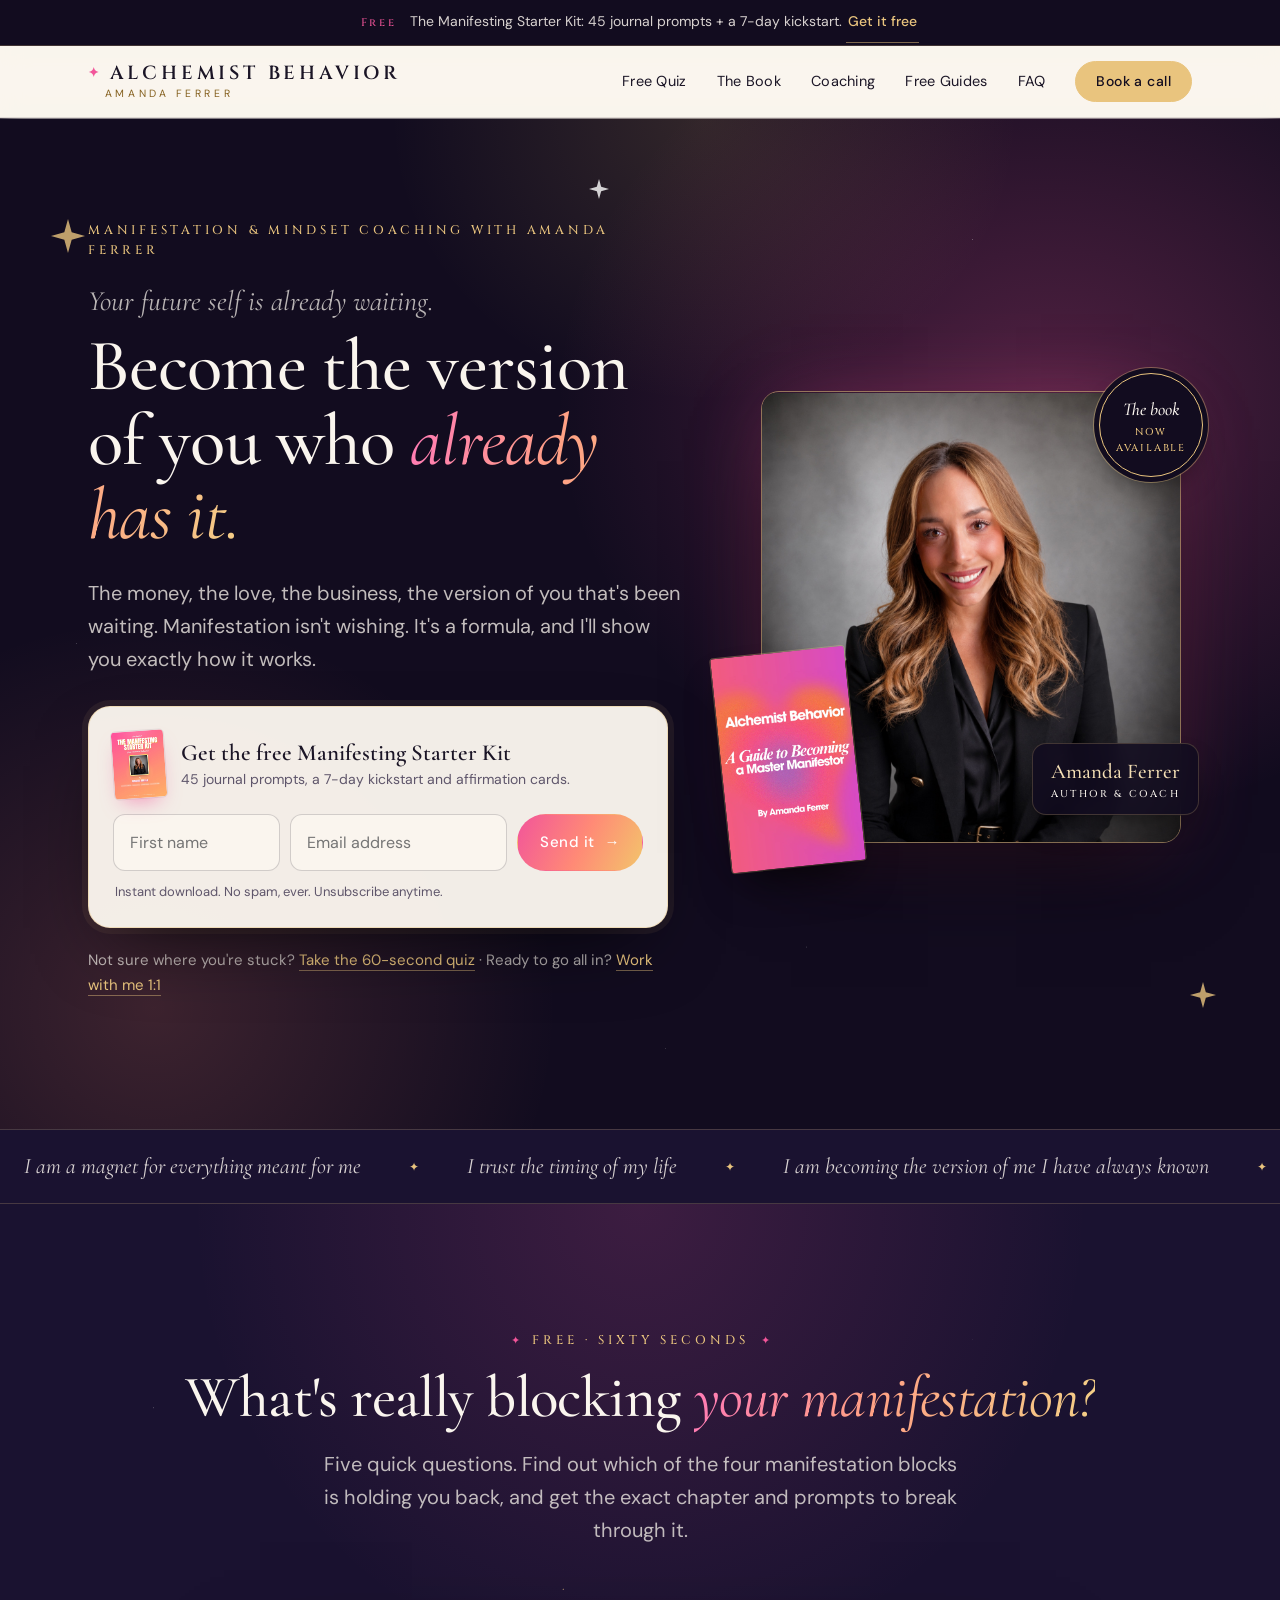
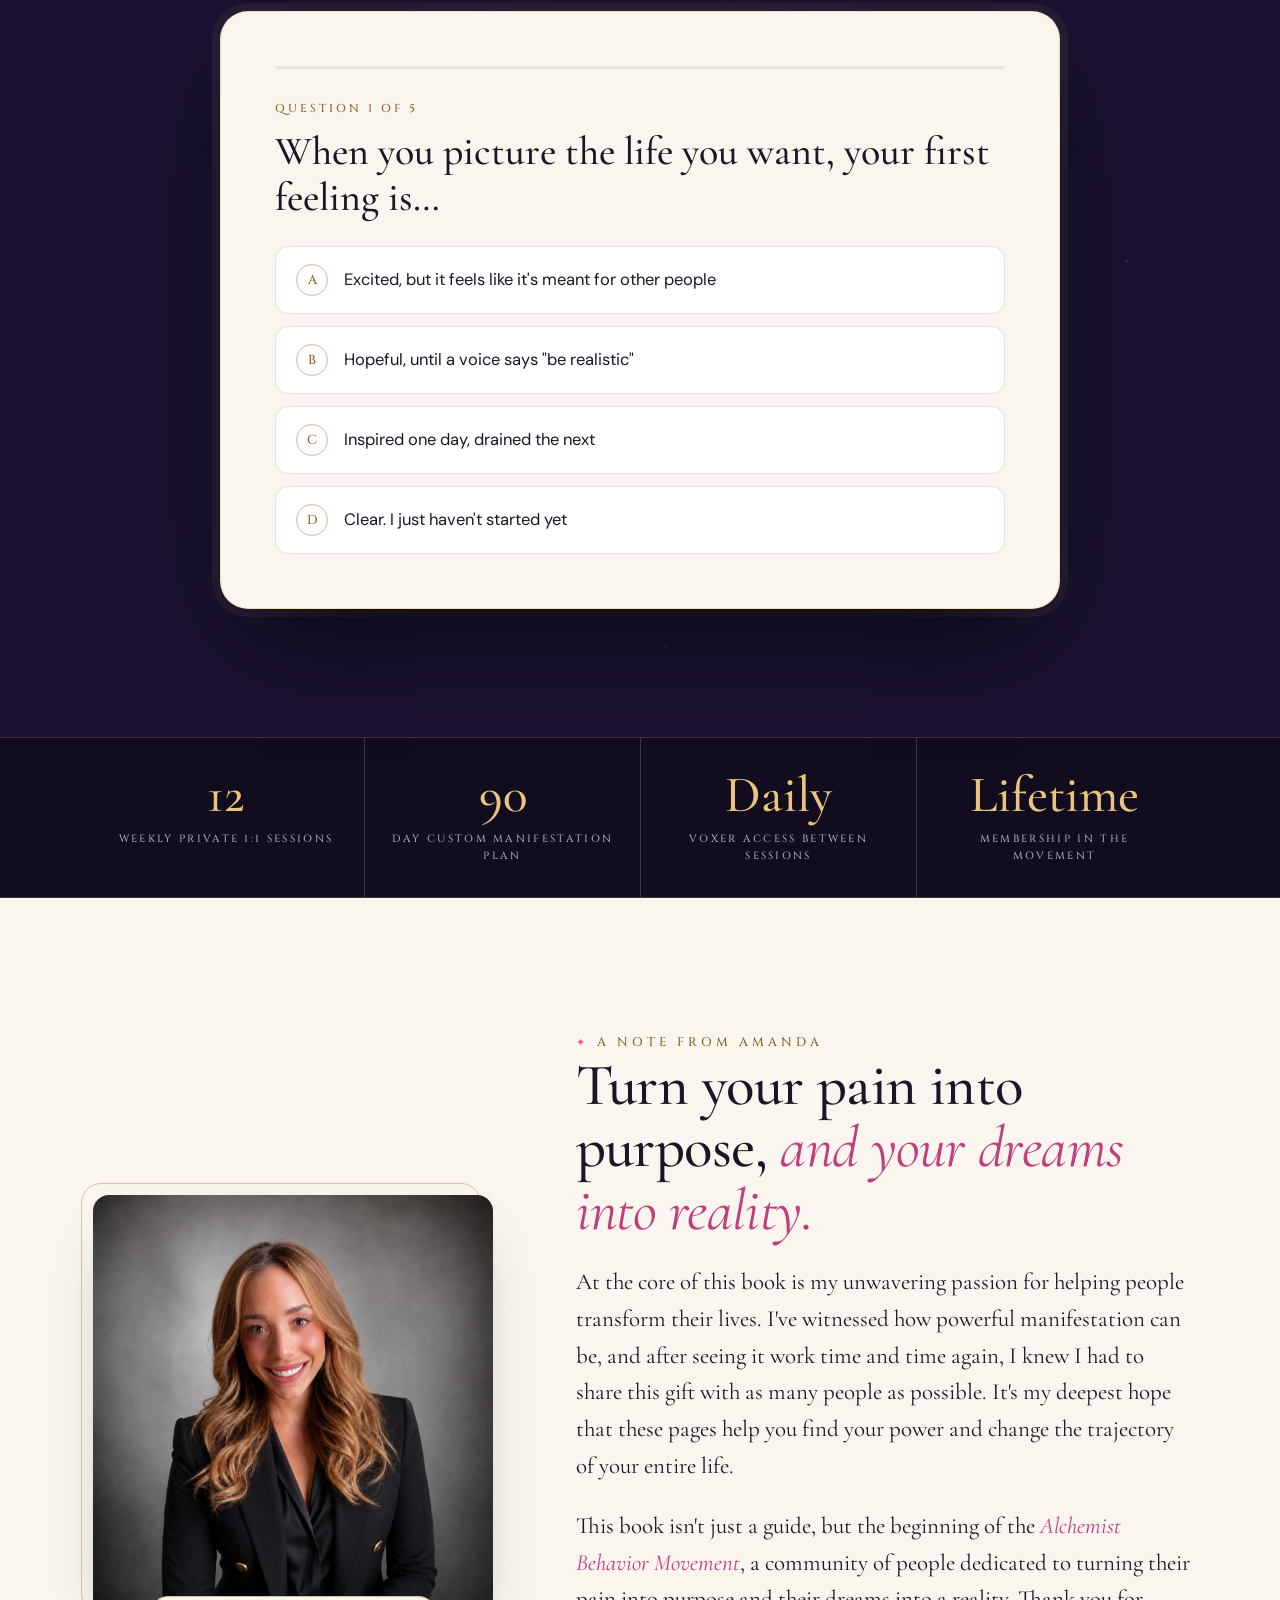
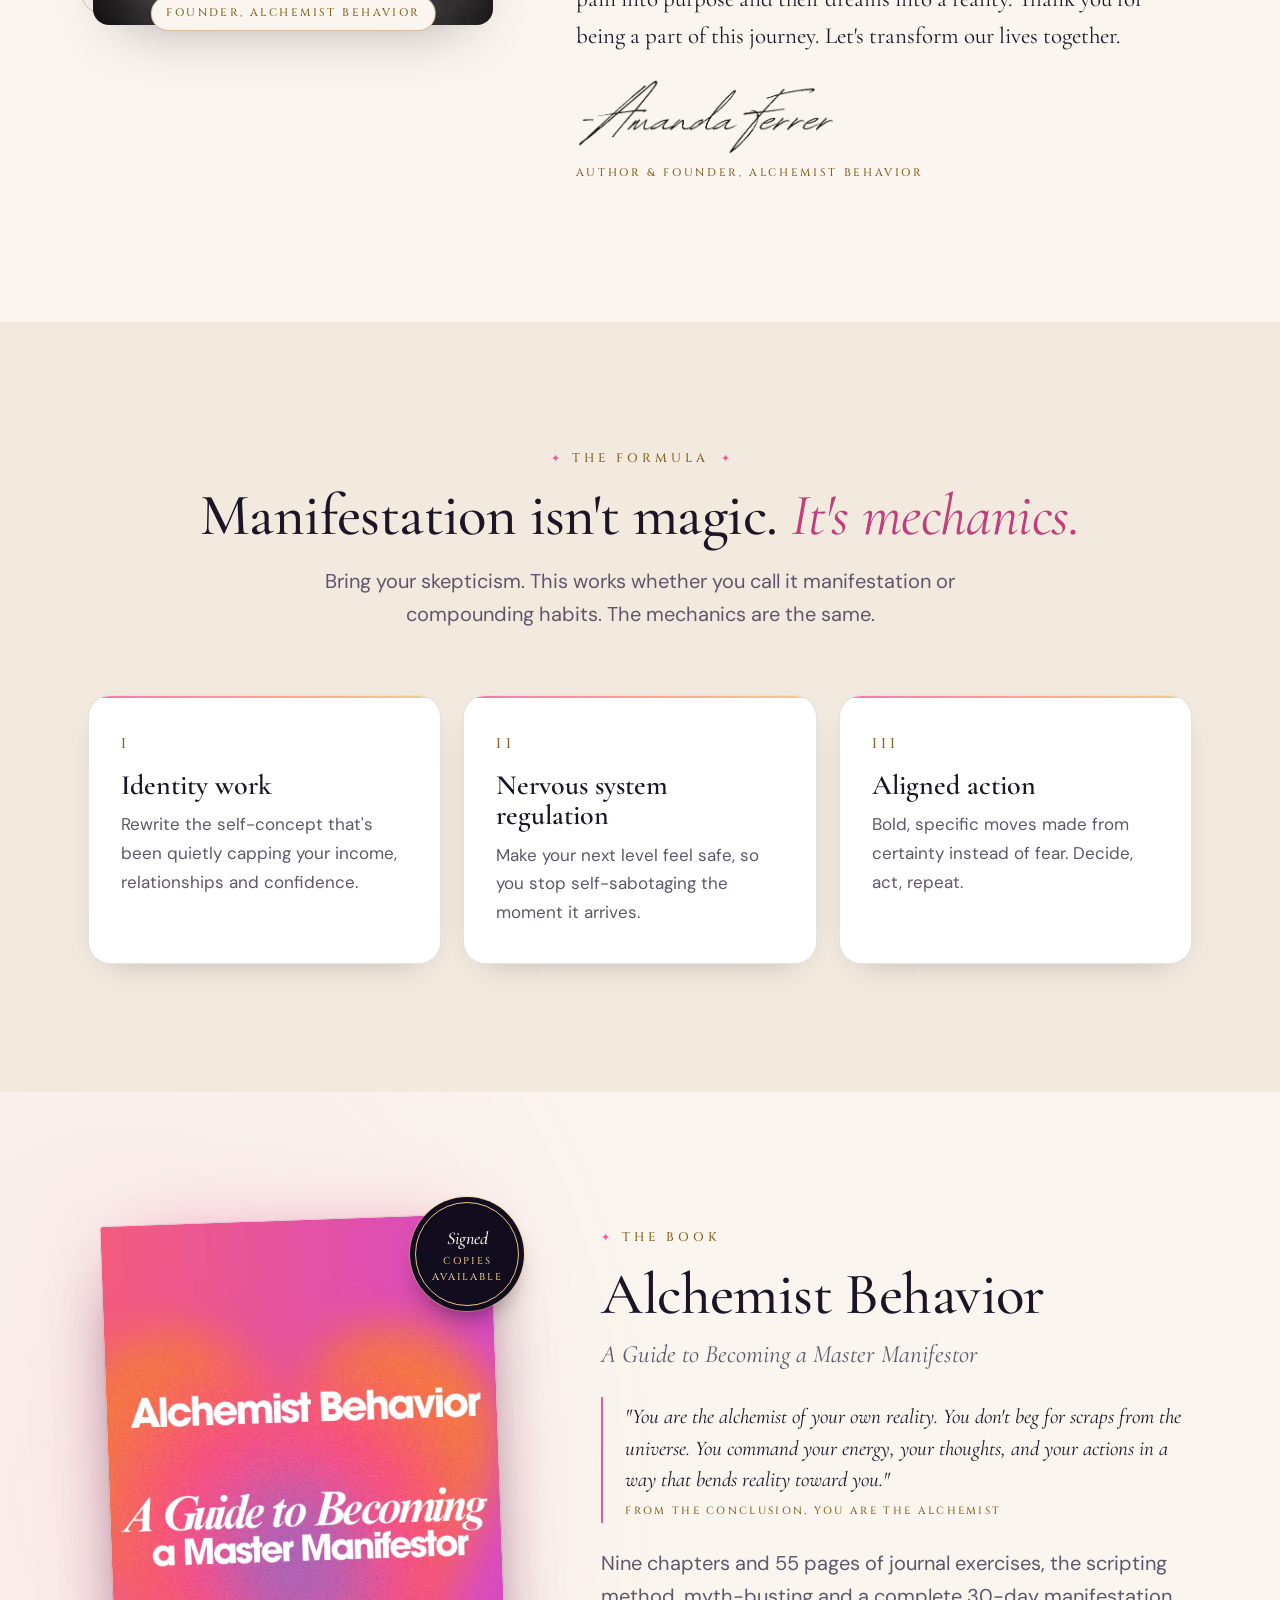
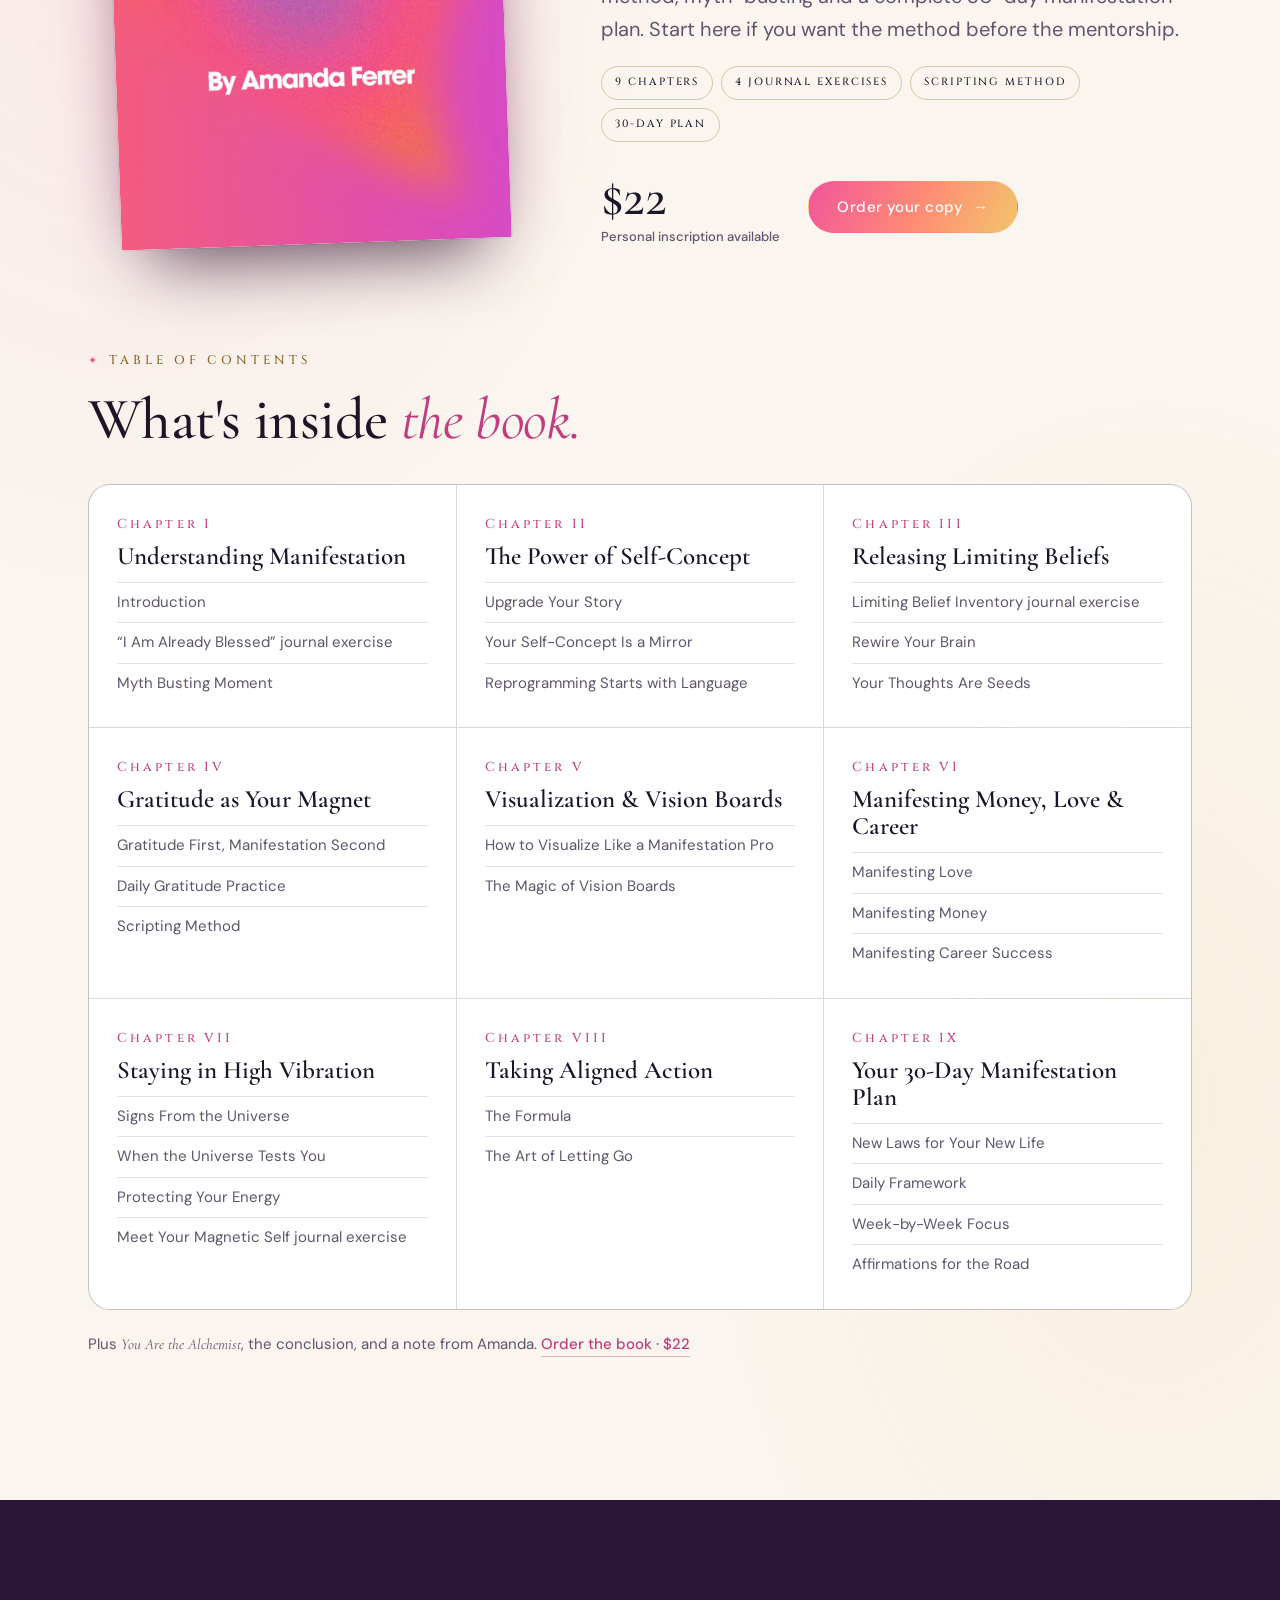
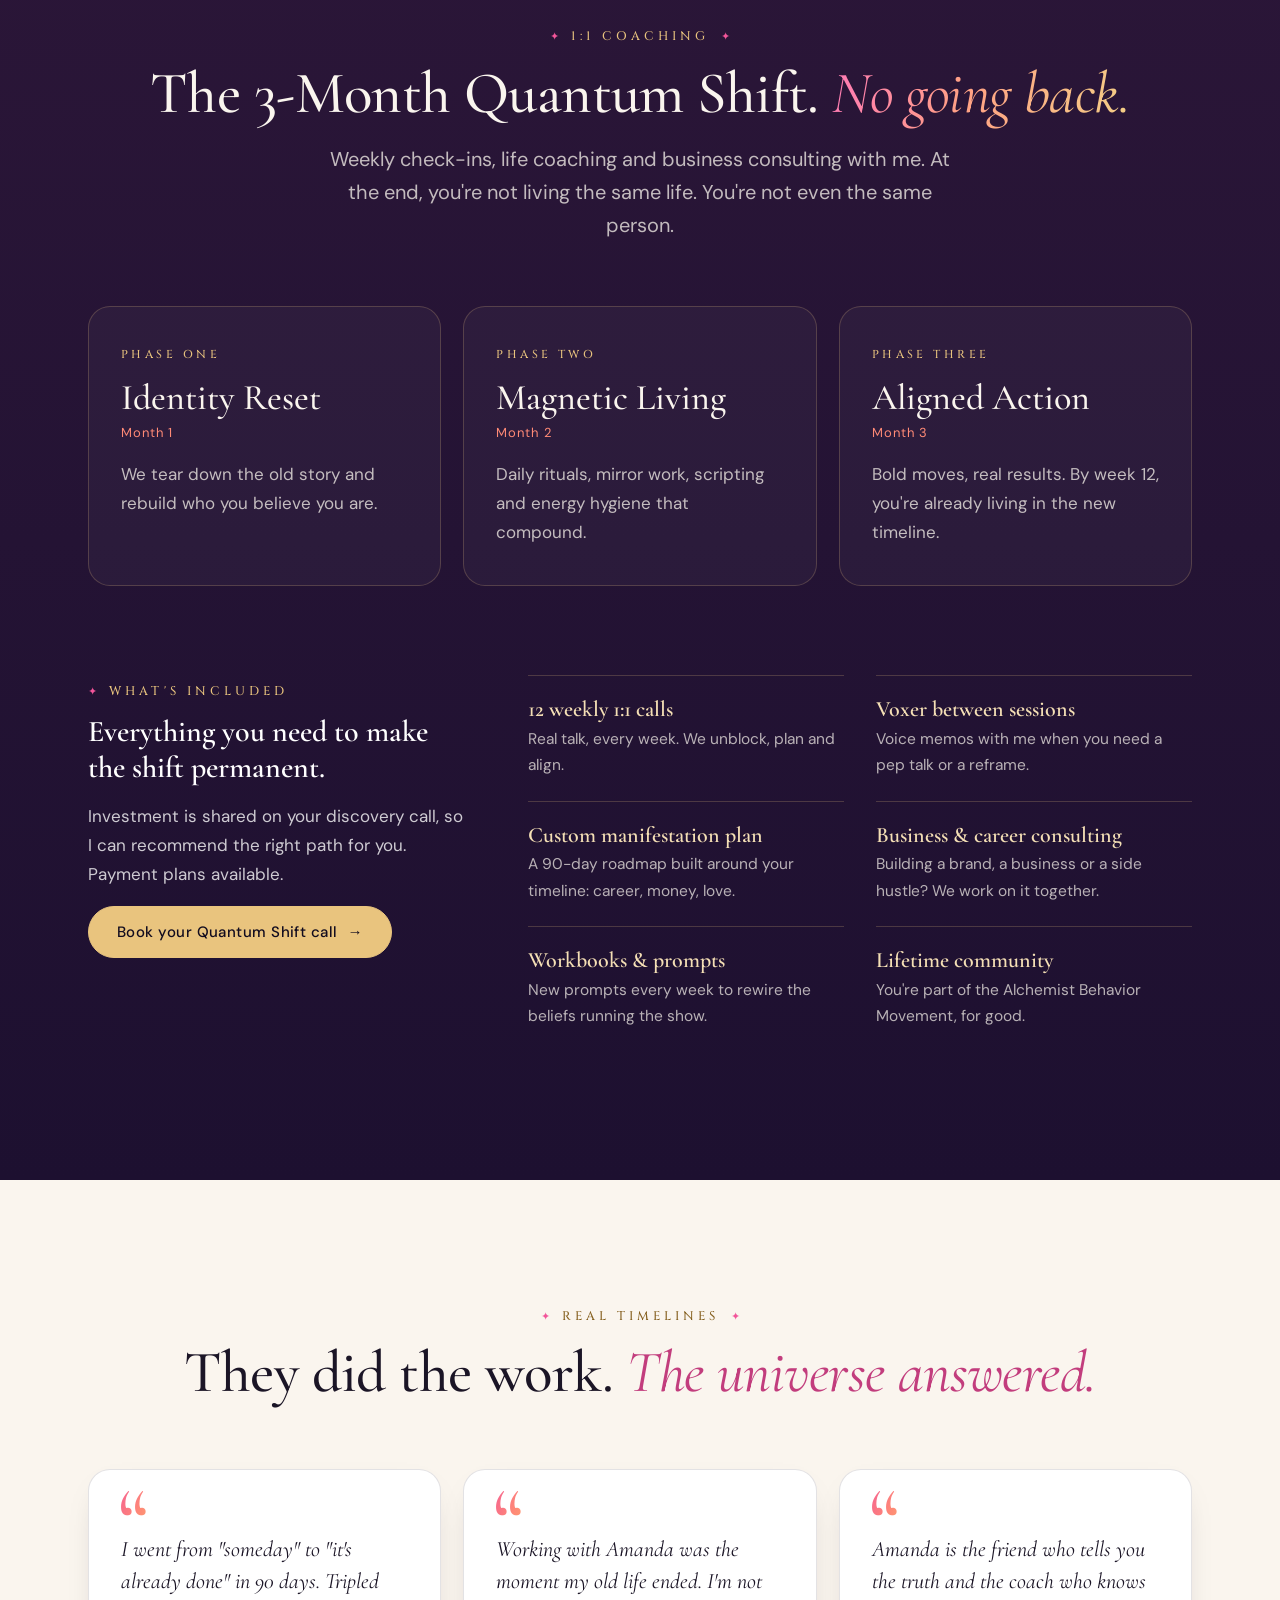
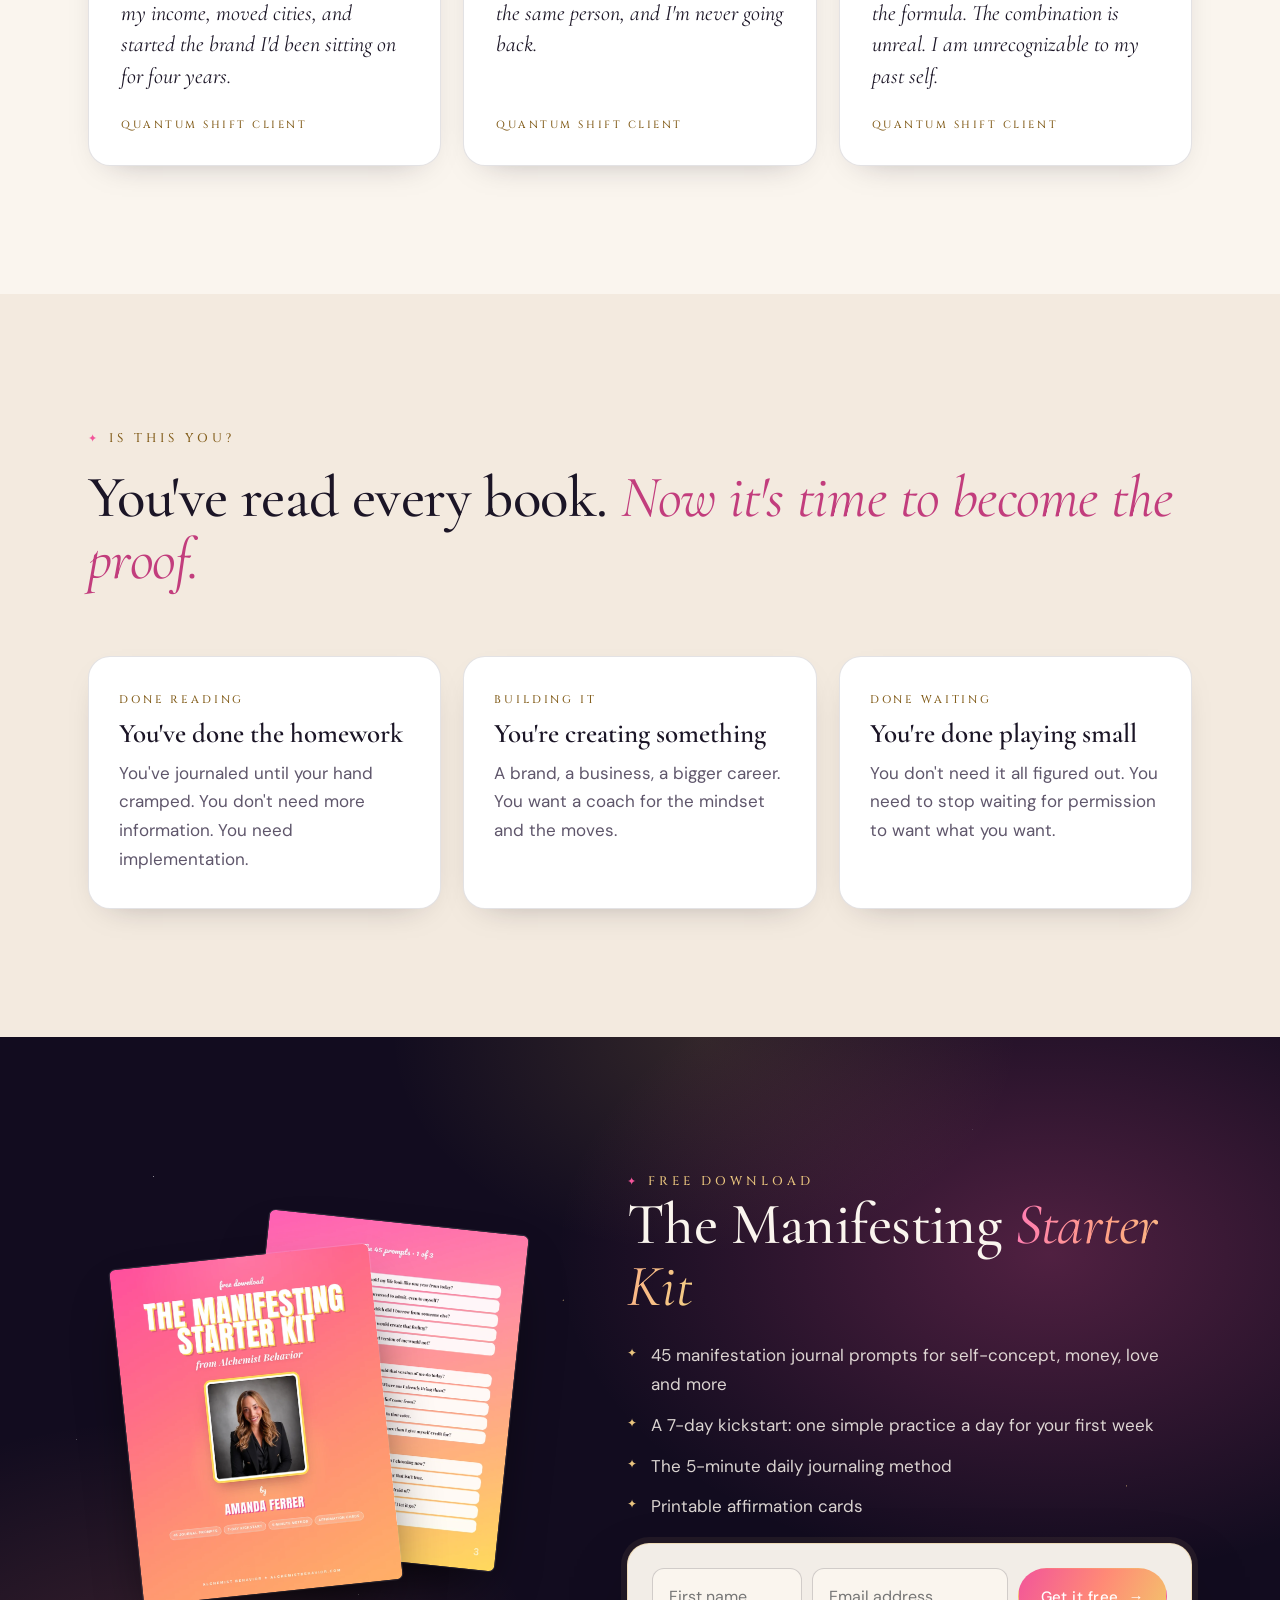
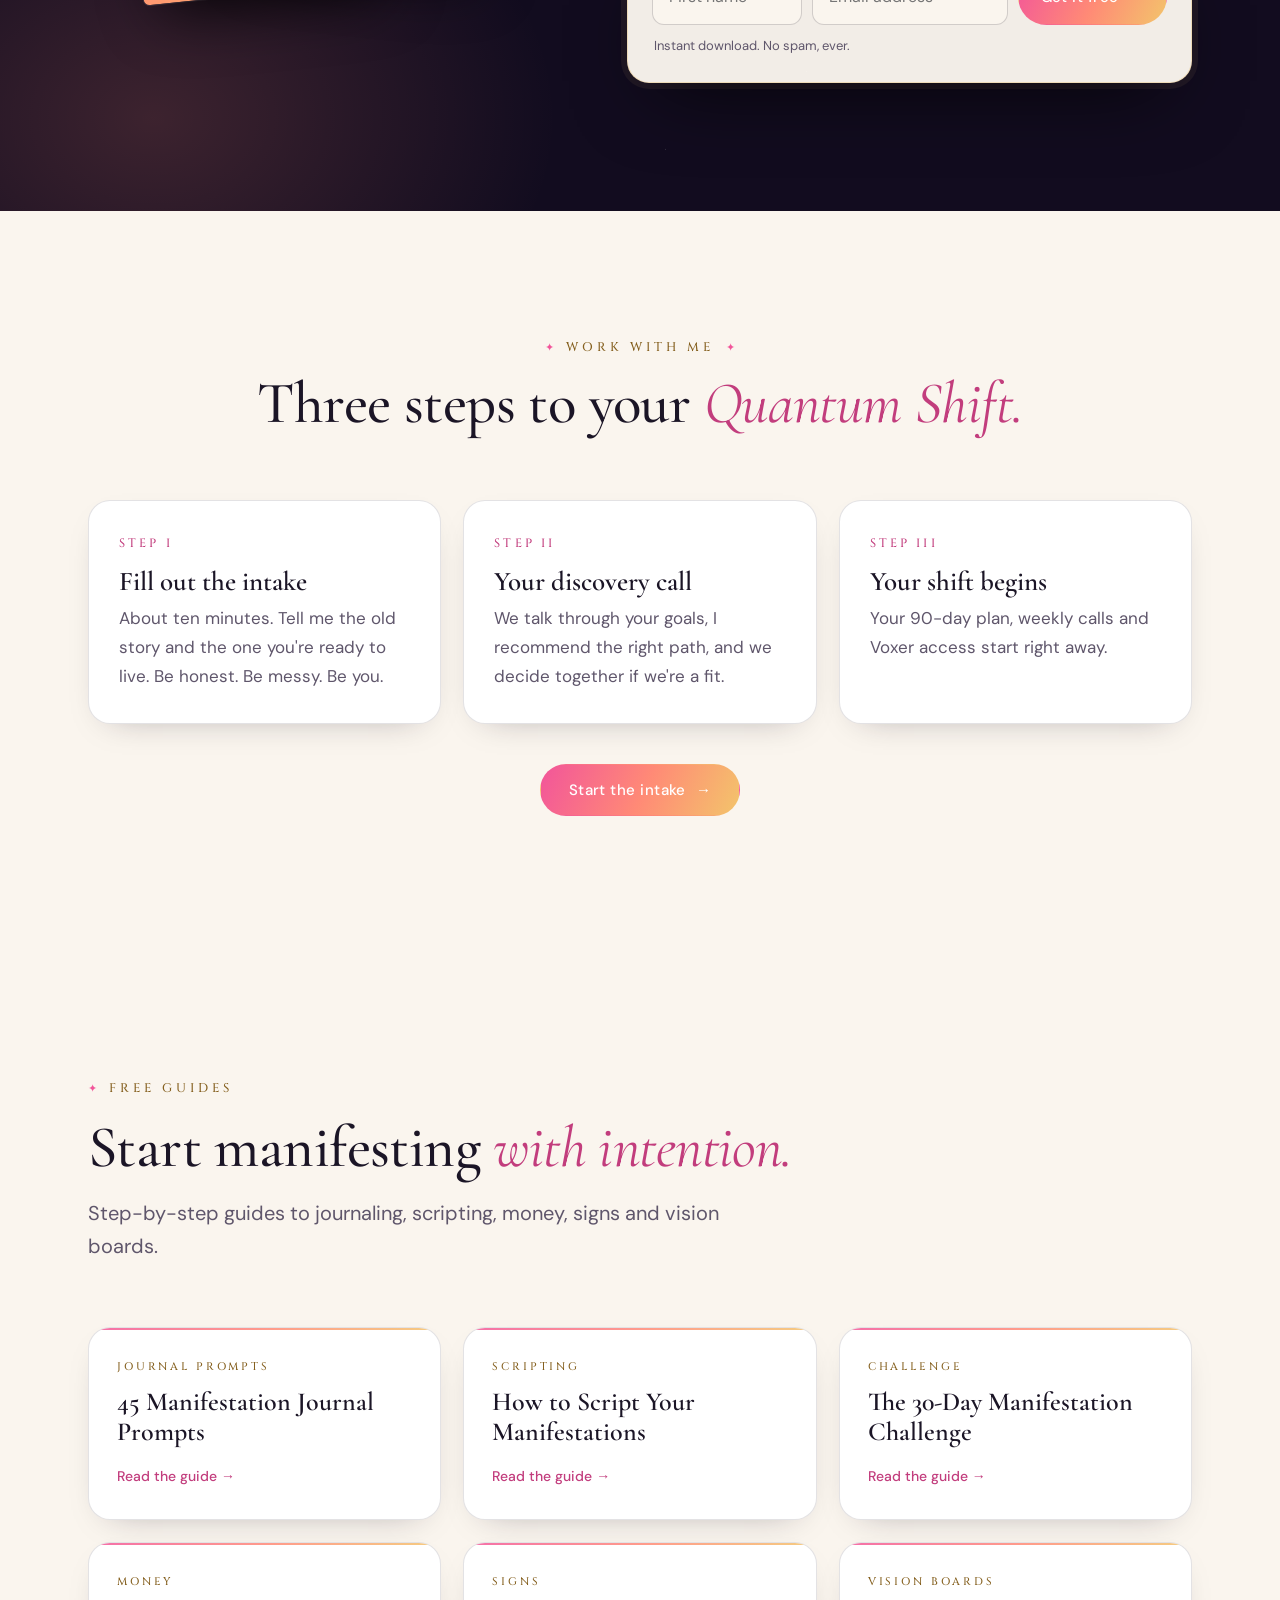
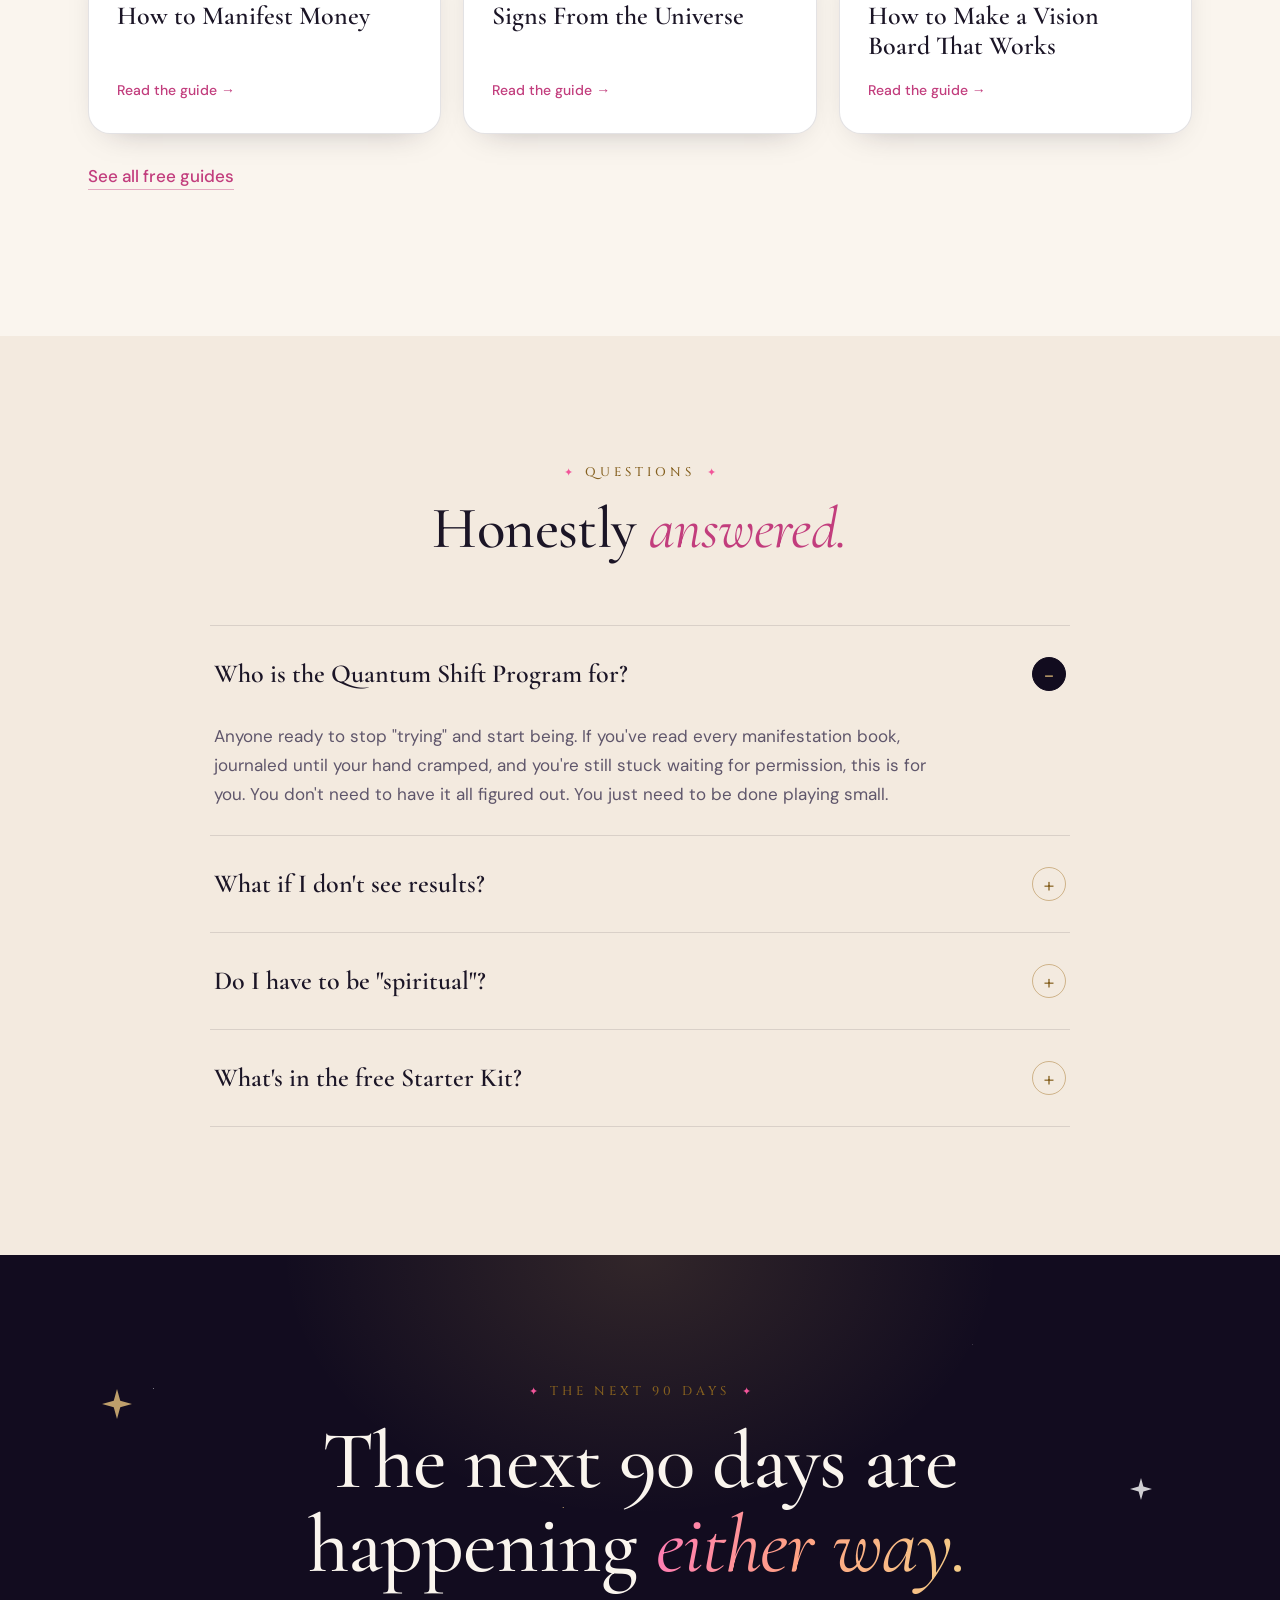
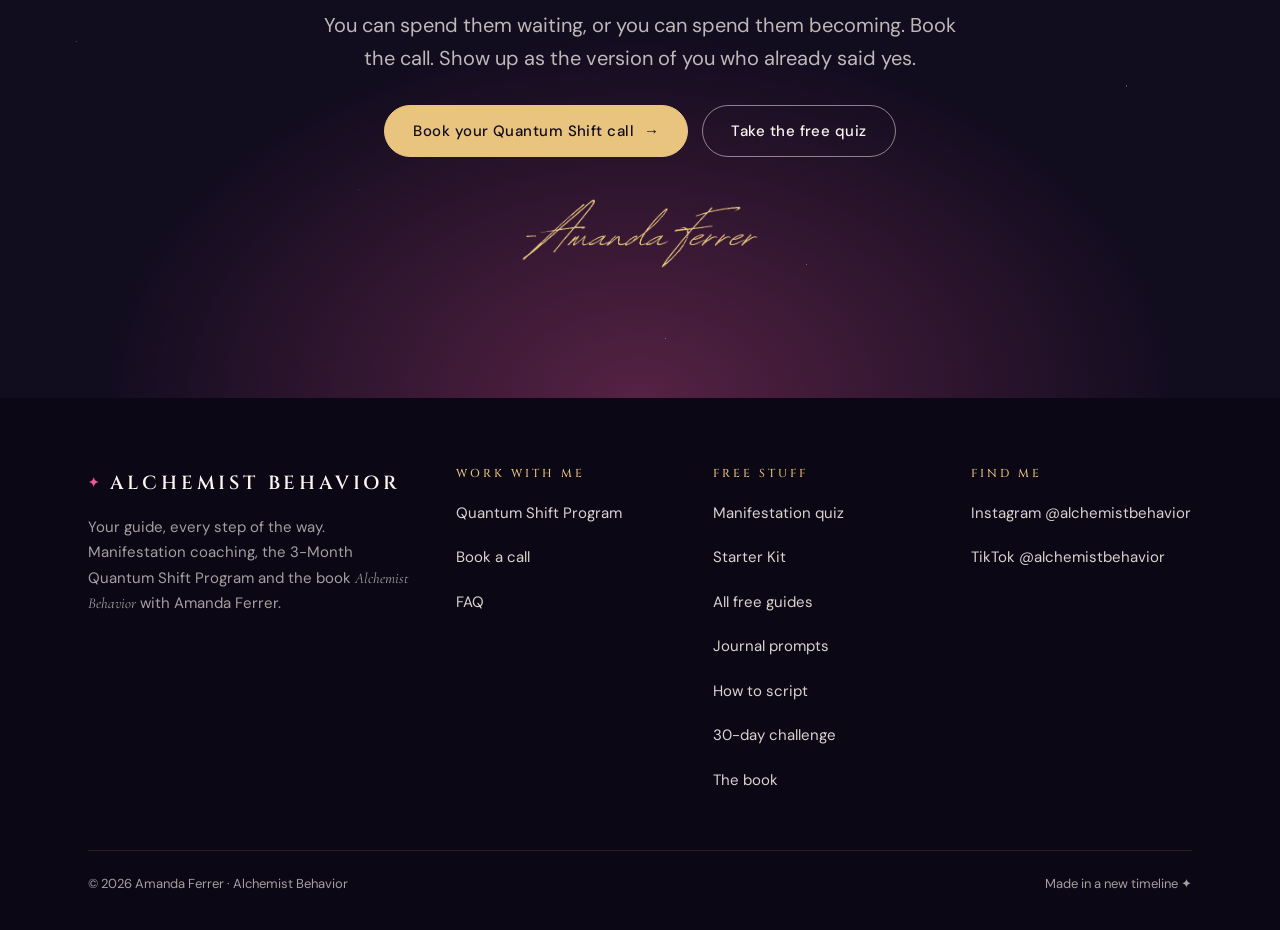
<file: index.html>
<!DOCTYPE html>
<html lang="en">
<head>
  <meta charset="utf-8">
  <meta name="viewport" content="width=device-width, initial-scale=1">
  <title>Amanda Ferrer | Manifestation Coach | Alchemist Behavior</title>
  <meta name="description" content="Manifestation and mindset coaching with Amanda Ferrer. Take the free manifestation quiz, get 45 journal prompts, and read the book Alchemist Behavior.">
  <meta name="author" content="Amanda Ferrer">
  <meta name="robots" content="index, follow, max-snippet:-1, max-image-preview:large, max-video-preview:-1">
  <link rel="canonical" href="https://www.alchemistbehavior.com/">
  <meta name="theme-color" content="#120c1f">
  <meta property="og:type" content="website">
  <meta property="og:site_name" content="Alchemist Behavior">
  <meta property="og:url" content="https://www.alchemistbehavior.com/">
  <meta property="og:title" content="Become the version of you who already has it | Alchemist Behavior">
  <meta property="og:description" content="Free manifestation quiz and starter kit from Amanda Ferrer, author of Alchemist Behavior and creator of the 3-Month Quantum Shift Program.">
  <meta property="og:image" content="https://www.alchemistbehavior.com/site/og-image.jpg">
  <meta property="og:image:width" content="1200">
  <meta property="og:image:height" content="630">
  <meta property="og:image:alt" content="Amanda Ferrer with the book Alchemist Behavior">
  <meta property="og:locale" content="en_US">
  <meta name="twitter:card" content="summary_large_image">
  <meta name="twitter:title" content="Become the version of you who already has it | Alchemist Behavior">
  <meta name="twitter:description" content="Free manifestation quiz and starter kit from Amanda Ferrer.">
  <meta name="twitter:image" content="https://www.alchemistbehavior.com/site/og-image.jpg">
  <link rel="preload" href="site/fonts/cormorant-garamond-latin-500-normal.woff2" as="font" type="font/woff2" crossorigin>
  <link rel="preload" href="site/fonts/dm-sans-latin-400-normal.woff2" as="font" type="font/woff2" crossorigin>
  <link rel="preload" href="site/amanda-ferrer.jpg" as="image">
  <link rel="stylesheet" href="site/site.css">
  <link rel="icon" href="data:image/svg+xml,%3Csvg xmlns='http://www.w3.org/2000/svg' viewBox='0 0 64 64'%3E%3Cdefs%3E%3ClinearGradient id='g' x1='0' y1='0' x2='1' y2='1'%3E%3Cstop offset='0' stop-color='%23ff5fae'/%3E%3Cstop offset='1' stop-color='%23ffd95a'/%3E%3C/linearGradient%3E%3C/defs%3E%3Crect width='64' height='64' rx='14' fill='url(%23g)'/%3E%3Cpath d='M32 10l4.5 16.5L53 32l-16.5 4.5L32 53l-4.5-16.5L11 32l16.5-5.5z' fill='%23fff'/%3E%3C/svg%3E">
  <script type="application/ld+json">
{
  "@context": "https://schema.org",
  "@graph": [
    {
      "@type": "Organization",
      "@id": "https://www.alchemistbehavior.com/#org",
      "name": "Alchemist Behavior",
      "url": "https://www.alchemistbehavior.com/",
      "logo": "https://www.alchemistbehavior.com/site/og-image.jpg",
      "founder": {
        "@id": "https://www.alchemistbehavior.com/#amanda"
      },
      "description": "Private mindset and manifestation coaching led by Amanda Ferrer.",
      "sameAs": [
        "https://www.instagram.com/alchemistbehavior",
        "https://www.tiktok.com/@alchemistbehavior"
      ]
    },
    {
      "@type": "Person",
      "@id": "https://www.alchemistbehavior.com/#amanda",
      "name": "Amanda Ferrer",
      "jobTitle": "Mindset and Manifestation Coach",
      "description": "Author of Alchemist Behavior: A Guide to Becoming a Master Manifestor and founder of the Alchemist Behavior Movement, a community dedicated to turning pain into purpose and dreams into reality.",
      "worksFor": {
        "@id": "https://www.alchemistbehavior.com/#org"
      },
      "url": "https://www.alchemistbehavior.com/",
      "sameAs": [
        "https://www.instagram.com/alchemistbehavior",
        "https://www.tiktok.com/@alchemistbehavior"
      ],
      "image": "https://www.alchemistbehavior.com/site/amanda-ferrer.jpg"
    },
    {
      "@type": "WebSite",
      "@id": "https://www.alchemistbehavior.com/#website",
      "url": "https://www.alchemistbehavior.com/",
      "name": "Alchemist Behavior",
      "publisher": {
        "@id": "https://www.alchemistbehavior.com/#org"
      },
      "inLanguage": "en-US"
    },
    {
      "@type": "WebPage",
      "@id": "https://www.alchemistbehavior.com/#webpage",
      "url": "https://www.alchemistbehavior.com/",
      "name": "Amanda Ferrer | Manifestation & Mindset Coach",
      "isPartOf": {
        "@id": "https://www.alchemistbehavior.com/#website"
      },
      "about": {
        "@id": "https://www.alchemistbehavior.com/#program"
      },
      "primaryImageOfPage": "https://www.alchemistbehavior.com/site/og-image.jpg"
    },
    {
      "@type": "Service",
      "@id": "https://www.alchemistbehavior.com/#program",
      "name": "3-Month Quantum Shift Program",
      "serviceType": "Life coaching, mindset and manifestation coaching",
      "provider": {
        "@id": "https://www.alchemistbehavior.com/#amanda"
      },
      "areaServed": "Worldwide",
      "audience": {
        "@type": "Audience",
        "audienceType": "Ambitious professionals, founders and creators"
      },
      "description": "Twelve weeks of private 1:1 coaching: identity reset, magnetic living rituals and aligned action, with Voxer access, a custom 90-day plan and business consulting.",
      "potentialAction": {
        "@type": "ReserveAction",
        "target": "https://www.alchemistbehavior.com/intake.html",
        "name": "Request your private call"
      }
    },
    {
      "@type": "Book",
      "@id": "https://www.alchemistbehavior.com/#book",
      "name": "Alchemist Behavior: A Guide to Becoming a Master Manifestor",
      "author": {
        "@id": "https://www.alchemistbehavior.com/#amanda"
      },
      "numberOfPages": 55,
      "inLanguage": "en",
      "genre": [
        "Self-help",
        "Personal transformation",
        "Manifestation"
      ],
      "image": "https://www.alchemistbehavior.com/site/book-cover.webp",
      "description": "Nine chapters and a 30-day manifestation plan: self-concept, releasing limiting beliefs, gratitude and the scripting method, visualization and vision boards, manifesting money, love and career, staying in high vibration, and aligned action. Includes journal exercises and affirmations.",
      "offers": {
        "@type": "Offer",
        "price": "22.00",
        "priceCurrency": "USD",
        "availability": "https://schema.org/InStock",
        "url": "https://www.alchemistbehavior.com/#book"
      }
    },
    {
      "@type": "FAQPage",
      "@id": "https://www.alchemistbehavior.com/#faq",
      "mainEntity": [
        {
          "@type": "Question",
          "name": "Who is the Quantum Shift Program for?",
          "acceptedAnswer": {
            "@type": "Answer",
            "text": "Anyone ready to stop trying and start being. If you've read every manifestation book, journaled until your hand cramped, and you're still stuck waiting for permission, this is for you. You don't need to have it all figured out. You just need to be done playing small."
          }
        },
        {
          "@type": "Question",
          "name": "What if I don't see results?",
          "acceptedAnswer": {
            "@type": "Answer",
            "text": "Results come from doing the work: identity work, nervous system regulation and aligned action. Show up for 90 days like the version of you who already has it."
          }
        },
        {
          "@type": "Question",
          "name": "Do I have to be spiritual?",
          "acceptedAnswer": {
            "@type": "Answer",
            "text": "No. This works whether you call it manifestation or compounding habits. The mechanics are the same: show up, decide, take aligned action, repeat."
          }
        },
        {
          "@type": "Question",
          "name": "What's in the free Manifesting Starter Kit?",
          "acceptedAnswer": {
            "@type": "Answer",
            "text": "45 manifestation journal prompts, a 7-day kickstart plan, the 5-minute daily journaling method and printable affirmation cards. It downloads instantly."
          }
        }
      ]
    }
  ]
}
  </script>
</head>
<body>
  <a class="skip" href="#main">Skip to content</a>

  <div class="bar"><b>Free</b> The Manifesting Starter Kit: 45 journal prompts + a 7-day kickstart. <a href="#kit">Get it free</a></div>

  <header class="nav" id="top">
    <div class="wrap nav__inner">
      <a class="brand" href="/"><span class="brand__name">Alchemist Behavior</span><span class="brand__sub">Amanda Ferrer</span></a>
      <button class="nav__toggle" aria-label="Menu" aria-expanded="false" aria-controls="nav-links"><span></span><span></span><span></span></button>
      <nav class="nav__links" id="nav-links" aria-label="Main">
        <a href="#quiz">Free Quiz</a>
        <a href="#book">The Book</a>
        <a href="#program">Coaching</a>
        <a href="guides.html">Free Guides</a>
        <a href="#faq">FAQ</a>
        <a class="btn btn--sun btn--sm" href="intake.html">Book a call</a>
      </nav>
    </div>
  </header>

  <main id="main">
    <!-- HERO -->
    <section class="hero">
      <span class="sparkle" style="left:4%;top:10%" aria-hidden="true"><svg width="34" height="34" viewBox="0 0 24 24"><path fill="currentColor" d="M12 0l2.6 9.4L24 12l-9.4 2.6L12 24l-2.6-9.4L0 12l9.4-2.6z"/></svg></span>
      <span class="sparkle" style="left:46%;top:6%;animation-delay:1s;color:#fff" aria-hidden="true"><svg width="20" height="20" viewBox="0 0 24 24"><path fill="currentColor" d="M12 0l2.6 9.4L24 12l-9.4 2.6L12 24l-2.6-9.4L0 12l9.4-2.6z"/></svg></span>
      <span class="sparkle" style="right:5%;bottom:12%;animation-delay:2s" aria-hidden="true"><svg width="26" height="26" viewBox="0 0 24 24"><path fill="currentColor" d="M12 0l2.6 9.4L24 12l-9.4 2.6L12 24l-2.6-9.4L0 12l9.4-2.6z"/></svg></span>
      <div class="wrap hero__grid">
        <div>
          <p class="kicker">Manifestation &amp; mindset coaching with Amanda Ferrer</p>
          <p class="script-line">Your future self is already waiting.</p>
          <h1 class="mega">Become the version of you who <em>already has it.</em></h1>
          <p class="lede">The money, the love, the business, the version of you that's been waiting. Manifestation isn't wishing. It's a formula, and I'll show you exactly how it works.</p>

          <div class="lead" data-lead>
            <form action="https://api.web3forms.com/submit" method="POST">
              <input type="hidden" name="access_key" value="4ab19003-03fb-40d2-b751-9614c69a129e">
              <input type="hidden" name="from_name" value="Alchemist Behavior Website">
              <input type="checkbox" name="botcheck" class="sr-only" tabindex="-1" autocomplete="off" aria-hidden="true">
              <input type="hidden" name="subject" value="New lead: Manifesting Starter Kit (hero)">
              <input type="hidden" name="source" value="hero">
              <div class="lead__head">
                <img class="lead__icon" src="site/kit-cover.webp" width="52" height="67" alt="" decoding="async">
                <p class="lead__title">Get the free Manifesting Starter Kit<small>45 journal prompts, a 7-day kickstart and affirmation cards.</small></p>
              </div>
              <div class="lead__row">
                <label class="sr-only" for="h-name">First name</label><input id="h-name" name="name" type="text" autocomplete="given-name" placeholder="First name" required>
                <label class="sr-only" for="h-email">Email</label><input id="h-email" name="email" type="email" autocomplete="email" placeholder="Email address" required>
                <button class="btn btn--pink" type="submit">Send it <span class="arrow" aria-hidden="true">→</span></button>
              </div>
              <p class="lead__status" role="status" aria-live="polite"></p>
              <p class="lead__fine">Instant download. No spam, ever. Unsubscribe anytime.</p>
            </form>
            <div class="lead__done">
              <h3>It's yours ✦</h3>
              <p>Your Manifesting Starter Kit is ready. Start with the 7-day kickstart tomorrow morning.</p>
              <a class="btn btn--sun" href="site/manifesting-starter-kit.pdf" download>Download the kit <span class="arrow" aria-hidden="true">↓</span></a>
            </div>
          </div>
          <p class="hero__alt">Not sure where you're stuck? <a href="#quiz">Take the 60-second quiz</a> · Ready to go all in? <a href="intake.html">Work with me 1:1</a></p>
        </div>

        <figure class="portrait">
          <div class="portrait__frame">
            <img src="site/amanda-ferrer.jpg" width="1209" height="1300" alt="Amanda Ferrer, manifestation and mindset coach" fetchpriority="high">
          </div>
          <a href="#book"><img class="portrait__book" src="site/book-cover.webp" width="900" height="1440" alt="Alchemist Behavior: A Guide to Becoming a Master Manifestor"></a>
          <div class="portrait__sticker" aria-hidden="true"><span><b>The book</b>Now<br>available</span></div>
          <figcaption class="portrait__name"><span>Amanda Ferrer</span>Author &amp; coach</figcaption>
        </figure>
      </div>
    </section>

    <!-- MARQUEE -->
    <div class="marquee" aria-hidden="true">
      <div class="marquee__track">
        <span>I am a magnet for everything meant for me</span><span>I trust the timing of my life</span><span>I am becoming the version of me I have always known</span><span>My future is already taken care of</span><span>I receive abundance with ease</span><span>The universe conspires in my favor</span><span>I am safe to want what I want</span><span>I rise to meet who I am becoming</span>
        <span>I am a magnet for everything meant for me</span><span>I trust the timing of my life</span><span>I am becoming the version of me I have always known</span><span>My future is already taken care of</span><span>I receive abundance with ease</span><span>The universe conspires in my favor</span><span>I am safe to want what I want</span><span>I rise to meet who I am becoming</span>
      </div>
    </div>

    <!-- QUIZ -->
    <section class="section section--teal on-dark" id="quiz">
      <div class="wrap">
        <div class="section__head center reveal">
          <span class="eyebrow eyebrow--center">Free · Sixty seconds</span>
          <h2 class="h2">What's really blocking <em>your manifestation?</em></h2>
          <p class="lede">Five quick questions. Find out which of the four manifestation blocks is holding you back, and get the exact chapter and prompts to break through it.</p>
        </div>

        <div class="quiz reveal" id="quiz-app">
          <div class="quiz__progress" aria-hidden="true"><i></i></div>

          <div class="quiz__step" data-q="1">
            <div class="quiz__count">Question 1 of 5</div>
            <p class="quiz__q">When you picture the life you want, your first feeling is…</p>
            <div class="quiz__opts">
              <button class="quiz__opt" type="button" data-key="A" data-type="S">Excited, but it feels like it's meant for other people</button>
              <button class="quiz__opt" type="button" data-key="B" data-type="B">Hopeful, until a voice says "be realistic"</button>
              <button class="quiz__opt" type="button" data-key="C" data-type="E">Inspired one day, drained the next</button>
              <button class="quiz__opt" type="button" data-key="D" data-type="A">Clear. I just haven't started yet</button>
            </div>
          </div>
          <div class="quiz__step" data-q="2">
            <div class="quiz__count">Question 2 of 5</div>
            <p class="quiz__q">Your journaling usually looks like…</p>
            <div class="quiz__opts">
              <button class="quiz__opt" type="button" data-key="A" data-type="S">I write what I want, but I don't believe it's really me</button>
              <button class="quiz__opt" type="button" data-key="B" data-type="B">I start strong, then quit when nothing happens fast</button>
              <button class="quiz__opt" type="button" data-key="C" data-type="E">It depends completely on my mood</button>
              <button class="quiz__opt" type="button" data-key="D" data-type="A">I've filled notebooks, but real life hasn't changed</button>
            </div>
          </div>
          <div class="quiz__step" data-q="3">
            <div class="quiz__count">Question 3 of 5</div>
            <p class="quiz__q">When something goes wrong, you tend to…</p>
            <div class="quiz__opts">
              <button class="quiz__opt" type="button" data-key="A" data-type="S">Take it as proof of who I am</button>
              <button class="quiz__opt" type="button" data-key="B" data-type="B">Think, "I knew this wouldn't work"</button>
              <button class="quiz__opt" type="button" data-key="C" data-type="E">Spiral for days before I bounce back</button>
              <button class="quiz__opt" type="button" data-key="D" data-type="A">Wait for a clearer sign before trying again</button>
            </div>
          </div>
          <div class="quiz__step" data-q="4">
            <div class="quiz__count">Question 4 of 5</div>
            <p class="quiz__q">Which sentence sounds most like you?</p>
            <div class="quiz__opts">
              <button class="quiz__opt" type="button" data-key="A" data-type="S">"That's just not who I am."</button>
              <button class="quiz__opt" type="button" data-key="B" data-type="B">"Manifestation works for some people."</button>
              <button class="quiz__opt" type="button" data-key="C" data-type="E">"I can't stay consistent."</button>
              <button class="quiz__opt" type="button" data-key="D" data-type="A">"I'll go for it once I feel ready."</button>
            </div>
          </div>
          <div class="quiz__step" data-q="5">
            <div class="quiz__count">Question 5 of 5</div>
            <p class="quiz__q">What would change everything for you this year?</p>
            <div class="quiz__opts">
              <button class="quiz__opt" type="button" data-key="A" data-type="S">Finally feeling worthy of what I want</button>
              <button class="quiz__opt" type="button" data-key="B" data-type="B">Proof that this actually works</button>
              <button class="quiz__opt" type="button" data-key="C" data-type="E">Protecting my energy and my peace</button>
              <button class="quiz__opt" type="button" data-key="D" data-type="A">Taking the leap I keep putting off</button>
            </div>
          </div>

          <div class="quiz__step quiz__gate" data-gate>
            <span class="tag">Your result is ready</span>
            <h3>Where should I send your results?</h3>
            <p>Get your manifestation block, the chapter of the book written for it, and your personal prompts. You'll also get the free Manifesting Starter Kit.</p>
            <form action="https://api.web3forms.com/submit" method="POST">
              <input type="hidden" name="access_key" value="4ab19003-03fb-40d2-b751-9614c69a129e">
              <input type="hidden" name="from_name" value="Alchemist Behavior Website">
              <input type="checkbox" name="botcheck" class="sr-only" tabindex="-1" autocomplete="off" aria-hidden="true">
              <input type="hidden" name="subject" value="New lead: Manifestation Quiz">
              <input type="hidden" name="source" value="quiz">
              <input type="hidden" name="result" value="">
              <input type="hidden" name="answers" value="">
              <div class="lead__row">
                <label class="sr-only" for="q-name">First name</label><input id="q-name" name="name" type="text" autocomplete="given-name" placeholder="First name" required>
                <label class="sr-only" for="q-email">Email</label><input id="q-email" name="email" type="email" autocomplete="email" placeholder="Email address" required>
              </div>
              <button class="btn btn--pink" type="submit">Reveal my result <span class="arrow" aria-hidden="true">→</span></button>
              <p class="lead__status" role="status" aria-live="polite"></p>
              <p class="lead__fine">No spam, ever. Unsubscribe anytime.</p>
            </form>
          </div>

          <div class="quiz__step" data-result="S">
            <span class="tag">Your manifestation block</span>
            <p class="result__type">The Story Keeper</p>
            <p>Your desires are clear. Your self-concept just hasn't caught up. You're still living by an old story about who you are and what you're allowed to have, so even good things feel like they belong to someone else. The fix isn't wanting harder. It's upgrading your story.</p>
            <p><strong>Start with Chapter 2, The Power of Self-Concept</strong> ("Upgrade Your Story" and "Reprogramming Starts with Language"). Your prompts:</p>
            <ul class="result__prompts"><li>Who would I be if I already had it, and what would that version of me do today?</li><li>What do I believe I deserve, and where did that belief come from?</li><li>How does my future self speak? Write a paragraph in that voice.</li></ul>
            <div class="result__ctas"><a class="btn btn--sun" href="#book" data-order>Get the book · $22</a><a class="btn" href="site/manifesting-starter-kit.pdf" download>Download your free kit</a></div>
            <p style="margin-top:18px">Want this rewired for good? <a class="textlink" href="intake.html">Book a Quantum Shift call</a></p>
            <button class="quiz__restart" type="button">Retake the quiz</button>
          </div>
          <div class="quiz__step" data-result="B">
            <span class="tag">Your manifestation block</span>
            <p class="result__type">The Skeptic</p>
            <p>Part of you wants this to work. Another part is braced for disappointment, and that part is running the show. Limiting beliefs act like a filter: you only notice the evidence that proves them right. Once you name them, they lose their grip.</p>
            <p><strong>Start with Chapter 3, Releasing Limiting Beliefs</strong> (the "Limiting Belief Inventory" journal exercise). Your prompts:</p>
            <ul class="result__prompts"><li>Finish the sentence: "People like me can't…" Now write why that isn't true.</li><li>What would I lose if I got everything I wanted?</li><li>Which belief, if I dropped it today, would change everything?</li></ul>
            <div class="result__ctas"><a class="btn btn--sun" href="#book" data-order>Get the book · $22</a><a class="btn" href="site/manifesting-starter-kit.pdf" download>Download your free kit</a></div>
            <p style="margin-top:18px">Want help taking these apart? <a class="textlink" href="intake.html">Book a Quantum Shift call</a></p>
            <button class="quiz__restart" type="button">Retake the quiz</button>
          </div>
          <div class="quiz__step" data-result="E">
            <span class="tag">Your manifestation block</span>
            <p class="result__type">The Energy Leaker</p>
            <p>You get inspired, then life drains it right back out. Your manifestation isn't failing. Your energy is leaking, to people, habits and thoughts that pull you out of alignment. Protect it and everything you're calling in gets easier to receive.</p>
            <p><strong>Start with Chapter 7, Staying in High Vibration</strong> ("Protecting Your Energy" and "When the Universe Tests You"). Your prompts:</p>
            <ul class="result__prompts"><li>What drains my energy, and what's one boundary that would protect it?</li><li>Which thought did I repeat most yesterday? Do I want to keep it?</li><li>How can I make today feel like my future self's ordinary day?</li></ul>
            <div class="result__ctas"><a class="btn btn--sun" href="#book" data-order>Get the book · $22</a><a class="btn" href="site/manifesting-starter-kit.pdf" download>Download your free kit</a></div>
            <p style="margin-top:18px">Want accountability between the highs? <a class="textlink" href="intake.html">Book a Quantum Shift call</a></p>
            <button class="quiz__restart" type="button">Retake the quiz</button>
          </div>
          <div class="quiz__step" data-result="A">
            <span class="tag">Your manifestation block</span>
            <p class="result__type">The Waiting Dreamer</p>
            <p>You know what you want and you've done the inner work. What's missing is the move. You're waiting to feel ready, but readiness comes after the leap, not before it. Your next level is on the other side of one bold, aligned action.</p>
            <p><strong>Start with Chapter 8, Taking Aligned Action</strong> ("The Formula" and "The Art of Letting Go"). Your prompts:</p>
            <ul class="result__prompts"><li>What's one bold move I've been postponing, and what date will I make it?</li><li>What would I do today if I trusted it was already done?</li><li>Who do I need to talk to, ask or invite this week?</li></ul>
            <div class="result__ctas"><a class="btn btn--sun" href="#book" data-order>Get the book · $22</a><a class="btn" href="site/manifesting-starter-kit.pdf" download>Download your free kit</a></div>
            <p style="margin-top:18px">Ready to make the leap with a coach? <a class="textlink" href="intake.html">Book a Quantum Shift call</a></p>
            <button class="quiz__restart" type="button">Retake the quiz</button>
          </div>
          <noscript><p class="quiz__q">The quiz needs JavaScript. In the meantime, try the <a href="manifestation-journal-prompts.html">45 free manifestation journal prompts</a>.</p></noscript>
        </div>
      </div>
    </section>

    <!-- STATS -->
    <section class="stats" aria-label="The Quantum Shift at a glance">
      <div class="wrap stats__grid">
        <div class="stat"><div class="stat__num">12</div><div class="stat__label">weekly private 1:1 sessions</div></div>
        <div class="stat"><div class="stat__num">90</div><div class="stat__label">day custom manifestation plan</div></div>
        <div class="stat"><div class="stat__num">Daily</div><div class="stat__label">Voxer access between sessions</div></div>
        <div class="stat"><div class="stat__num">Lifetime</div><div class="stat__label">membership in the Movement</div></div>
      </div>
    </section>

    <!-- ABOUT / NOTE -->
    <section class="section section--cream" id="amanda">
      <div class="wrap about">
        <figure class="about__photo reveal">
          <img src="site/amanda-ferrer.jpg" width="1209" height="1300" loading="lazy" alt="Portrait of Amanda Ferrer">
          <span class="tag">Founder, Alchemist Behavior</span>
        </figure>
        <div class="reveal">
          <span class="eyebrow">A note from Amanda</span>
          <h2 class="h2">Turn your pain into purpose, <em>and your dreams into reality.</em></h2>
          <blockquote class="note__text">
            <p>At the core of this book is my unwavering passion for helping people transform their lives. I've witnessed how powerful manifestation can be, and after seeing it work time and time again, I knew I had to share this gift with as many people as possible. It's my deepest hope that these pages help you find your power and change the trajectory of your entire life.</p>
            <p>This book isn't just a guide, but the beginning of the <em>Alchemist Behavior Movement</em>, a community of people dedicated to turning their pain into purpose and their dreams into a reality. Thank you for being a part of this journey. Let's transform our lives together.</p>
          </blockquote>
          <img class="note__signature" src="site/signature-dark.png" width="543" height="164" loading="lazy" alt="Signed, Amanda Ferrer">
          <p class="note__role">Author &amp; founder, Alchemist Behavior</p>
        </div>
      </div>
    </section>

    <!-- FORMULA -->
    <section class="section section--blush" id="approach">
      <div class="wrap">
        <div class="section__head center reveal">
          <span class="eyebrow eyebrow--center">The formula</span>
          <h2 class="h2">Manifestation isn't magic. <em>It's mechanics.</em></h2>
          <p class="lede">Bring your skepticism. This works whether you call it manifestation or compounding habits. The mechanics are the same.</p>
        </div>
        <div class="formula">
          <div class="formula__card reveal"><div class="formula__num">I</div><h3>Identity work</h3><p>Rewrite the self-concept that's been quietly capping your income, relationships and confidence.</p></div>
          <div class="formula__card reveal"><div class="formula__num">II</div><h3>Nervous system regulation</h3><p>Make your next level feel safe, so you stop self-sabotaging the moment it arrives.</p></div>
          <div class="formula__card reveal"><div class="formula__num">III</div><h3>Aligned action</h3><p>Bold, specific moves made from certainty instead of fear. Decide, act, repeat.</p></div>
        </div>
      </div>
    </section>

    <!-- BOOK -->
    <section class="section section--soft" id="book">
      <div class="wrap book">
        <figure class="book__cover reveal">
          <img src="site/book-cover.webp" width="900" height="1440" loading="lazy" alt="Cover of Alchemist Behavior: A Guide to Becoming a Master Manifestor by Amanda Ferrer">
          <div class="portrait__sticker" aria-hidden="true"><span><b>Signed</b>copies<br>available</span></div>
        </figure>
        <div class="reveal">
          <span class="eyebrow">The book</span>
          <h2 class="h2">Alchemist Behavior</h2>
          <p class="book__subtitle">A Guide to Becoming a Master Manifestor</p>
          <blockquote class="book__quote">"You are the alchemist of your own reality. You don't beg for scraps from the universe. You command your energy, your thoughts, and your actions in a way that bends reality toward you."<cite>From the conclusion, <em>You Are the Alchemist</em></cite></blockquote>
          <p class="lede">Nine chapters and 55 pages of journal exercises, the scripting method, myth-busting and a complete 30-day manifestation plan. Start here if you want the method before the mentorship.</p>
          <p class="book__inside"><span>9 chapters</span><span>4 journal exercises</span><span>Scripting method</span><span>30-day plan</span></p>
          <div class="book__buy">
            <div class="price">$22<small>Personal inscription available</small></div>
            <a class="btn btn--pink" href="#order" data-order>Order your copy <span class="arrow" aria-hidden="true">→</span></a>
          </div>
        </div>
      </div>
      <div class="wrap" id="contents" style="margin-top:clamp(64px,8vw,100px)">
        <div class="section__head reveal" style="margin-bottom:32px">
          <span class="eyebrow">Table of contents</span>
          <h2 class="h2">What's inside <em>the book.</em></h2>
        </div>
        <div class="toc-grid reveal">
          <div class="toc-card"><div class="toc-card__num">Chapter I</div><h3>Understanding Manifestation</h3><ul><li>Introduction</li><li>“I Am Already Blessed” journal exercise</li><li>Myth Busting Moment</li></ul></div>
          <div class="toc-card"><div class="toc-card__num">Chapter II</div><h3>The Power of Self-Concept</h3><ul><li>Upgrade Your Story</li><li>Your Self-Concept Is a Mirror</li><li>Reprogramming Starts with Language</li></ul></div>
          <div class="toc-card"><div class="toc-card__num">Chapter III</div><h3>Releasing Limiting Beliefs</h3><ul><li>Limiting Belief Inventory journal exercise</li><li>Rewire Your Brain</li><li>Your Thoughts Are Seeds</li></ul></div>
          <div class="toc-card"><div class="toc-card__num">Chapter IV</div><h3>Gratitude as Your Magnet</h3><ul><li>Gratitude First, Manifestation Second</li><li>Daily Gratitude Practice</li><li>Scripting Method</li></ul></div>
          <div class="toc-card"><div class="toc-card__num">Chapter V</div><h3>Visualization &amp; Vision Boards</h3><ul><li>How to Visualize Like a Manifestation Pro</li><li>The Magic of Vision Boards</li></ul></div>
          <div class="toc-card"><div class="toc-card__num">Chapter VI</div><h3>Manifesting Money, Love &amp; Career</h3><ul><li>Manifesting Love</li><li>Manifesting Money</li><li>Manifesting Career Success</li></ul></div>
          <div class="toc-card"><div class="toc-card__num">Chapter VII</div><h3>Staying in High Vibration</h3><ul><li>Signs From the Universe</li><li>When the Universe Tests You</li><li>Protecting Your Energy</li><li>Meet Your Magnetic Self journal exercise</li></ul></div>
          <div class="toc-card"><div class="toc-card__num">Chapter VIII</div><h3>Taking Aligned Action</h3><ul><li>The Formula</li><li>The Art of Letting Go</li></ul></div>
          <div class="toc-card"><div class="toc-card__num">Chapter IX</div><h3>Your 30-Day Manifestation Plan</h3><ul><li>New Laws for Your New Life</li><li>Daily Framework</li><li>Week-by-Week Focus</li><li>Affirmations for the Road</li></ul></div>
        </div>
        <p class="toc-foot">Plus <em>You Are the Alchemist</em>, the conclusion, and a note from Amanda. <a class="textlink" href="#order" data-order>Order the book · $22</a></p>
      </div>
    </section>

    <!-- PROGRAM -->
    <section class="section section--plum on-dark" id="program">
      <div class="wrap">
        <div class="section__head center reveal">
          <span class="eyebrow eyebrow--center">1:1 coaching</span>
          <h2 class="h2">The 3-Month Quantum Shift. <em>No going back.</em></h2>
          <p class="lede">Weekly check-ins, life coaching and business consulting with me. At the end, you're not living the same life. You're not even the same person.</p>
        </div>
        <div class="phases">
          <article class="phase reveal"><div class="phase__num">Phase one</div><h3>Identity Reset</h3><div class="phase__month">Month 1</div><p>We tear down the old story and rebuild who you believe you are.</p></article>
          <article class="phase reveal"><div class="phase__num">Phase two</div><h3>Magnetic Living</h3><div class="phase__month">Month 2</div><p>Daily rituals, mirror work, scripting and energy hygiene that compound.</p></article>
          <article class="phase reveal"><div class="phase__num">Phase three</div><h3>Aligned Action</h3><div class="phase__month">Month 3</div><p>Bold moves, real results. By week 12, you're already living in the new timeline.</p></article>
        </div>
        <div class="included">
          <div class="reveal">
            <span class="eyebrow">What's included</span>
            <h3 class="h3" style="margin-top:10px;color:#fff">Everything you need to make the shift permanent.</h3>
            <p style="margin-top:16px;color:rgba(255,255,255,.78)">Investment is shared on your discovery call, so I can recommend the right path for you. Payment plans available.</p>
            <a class="btn btn--sun" href="intake.html">Book your Quantum Shift call <span class="arrow" aria-hidden="true">→</span></a>
          </div>
          <div class="included__list reveal">
            <div class="included__item"><h4>12 weekly 1:1 calls</h4><p>Real talk, every week. We unblock, plan and align.</p></div>
            <div class="included__item"><h4>Voxer between sessions</h4><p>Voice memos with me when you need a pep talk or a reframe.</p></div>
            <div class="included__item"><h4>Custom manifestation plan</h4><p>A 90-day roadmap built around your timeline: career, money, love.</p></div>
            <div class="included__item"><h4>Business &amp; career consulting</h4><p>Building a brand, a business or a side hustle? We work on it together.</p></div>
            <div class="included__item"><h4>Workbooks &amp; prompts</h4><p>New prompts every week to rewire the beliefs running the show.</p></div>
            <div class="included__item"><h4>Lifetime community</h4><p>You're part of the Alchemist Behavior Movement, for good.</p></div>
          </div>
        </div>
      </div>
    </section>

    <!-- RESULTS -->
    <section class="section section--cream" id="results">
      <div class="wrap">
        <div class="section__head center reveal">
          <span class="eyebrow eyebrow--center">Real timelines</span>
          <h2 class="h2">They did the work. <em>The universe answered.</em></h2>
        </div>
        <div class="testimonials">
          <figure class="testimonial reveal"><blockquote>I went from "someday" to "it's already done" in 90 days. Tripled my income, moved cities, and started the brand I'd been sitting on for four years.</blockquote><figcaption>Quantum Shift client</figcaption></figure>
          <figure class="testimonial reveal"><blockquote>Working with Amanda was the moment my old life ended. I'm not the same person, and I'm never going back.</blockquote><figcaption>Quantum Shift client</figcaption></figure>
          <figure class="testimonial reveal"><blockquote>Amanda is the friend who tells you the truth and the coach who knows the formula. The combination is unreal. I am unrecognizable to my past self.</blockquote><figcaption>Quantum Shift client</figcaption></figure>
        </div>
      </div>
    </section>

    <!-- FIT -->
    <section class="section section--blush" id="fit">
      <div class="wrap">
        <div class="section__head reveal">
          <span class="eyebrow">Is this you?</span>
          <h2 class="h2">You've read every book. <em>Now it's time to become the proof.</em></h2>
        </div>
        <div class="fit">
          <div class="fit__card reveal"><div class="fit__emoji">done reading</div><h3>You've done the homework</h3><p>You've journaled until your hand cramped. You don't need more information. You need implementation.</p></div>
          <div class="fit__card reveal"><div class="fit__emoji">building it</div><h3>You're creating something</h3><p>A brand, a business, a bigger career. You want a coach for the mindset and the moves.</p></div>
          <div class="fit__card reveal"><div class="fit__emoji">done waiting</div><h3>You're done playing small</h3><p>You don't need it all figured out. You need to stop waiting for permission to want what you want.</p></div>
        </div>
      </div>
    </section>

    <!-- KIT -->
    <section class="section section--grad on-dark" id="kit">
      <div class="wrap kit">
        <div class="kit__mock reveal">
          <img class="kit__img kit__img--2" src="site/kit-page.webp" width="800" height="1035" loading="lazy" alt="A prompts page from the Manifesting Starter Kit">
          <img class="kit__img kit__img--1" src="site/kit-cover.webp" width="800" height="1035" loading="lazy" alt="Cover of the Manifesting Starter Kit">
        </div>
        <div class="reveal">
          <span class="eyebrow">Free download</span>
          <h2 class="h2">The Manifesting <em>Starter Kit</em></h2>
          <ul class="kit__list">
            <li>45 manifestation journal prompts for self-concept, money, love and more</li>
            <li>A 7-day kickstart: one simple practice a day for your first week</li>
            <li>The 5-minute daily journaling method</li>
            <li>Printable affirmation cards</li>
          </ul>
          <div class="lead" data-lead>
            <form action="https://api.web3forms.com/submit" method="POST">
              <input type="hidden" name="access_key" value="4ab19003-03fb-40d2-b751-9614c69a129e">
              <input type="hidden" name="from_name" value="Alchemist Behavior Website">
              <input type="checkbox" name="botcheck" class="sr-only" tabindex="-1" autocomplete="off" aria-hidden="true">
              <input type="hidden" name="subject" value="New lead: Manifesting Starter Kit (kit section)">
              <input type="hidden" name="source" value="kit-section">
              <div class="lead__row">
                <label class="sr-only" for="k-name">First name</label><input id="k-name" name="name" type="text" autocomplete="given-name" placeholder="First name" required>
                <label class="sr-only" for="k-email">Email</label><input id="k-email" name="email" type="email" autocomplete="email" placeholder="Email address" required>
                <button class="btn btn--pink" type="submit">Get it free <span class="arrow" aria-hidden="true">→</span></button>
              </div>
              <p class="lead__status" role="status" aria-live="polite"></p>
              <p class="lead__fine">Instant download. No spam, ever.</p>
            </form>
            <div class="lead__done"><h3>It's yours ✦</h3><p>Your kit is ready to download.</p><a class="btn btn--sun" href="site/manifesting-starter-kit.pdf" download>Download the kit <span class="arrow" aria-hidden="true">↓</span></a></div>
          </div>
        </div>
      </div>
    </section>

    <!-- PROCESS -->
    <section class="section section--cream" id="process">
      <div class="wrap">
        <div class="section__head center reveal">
          <span class="eyebrow eyebrow--center">Work with me</span>
          <h2 class="h2">Three steps to your <em>Quantum Shift.</em></h2>
        </div>
        <div class="steps">
          <div class="step reveal"><div class="step__num">I</div><h3>Fill out the intake</h3><p>About ten minutes. Tell me the old story and the one you're ready to live. Be honest. Be messy. Be you.</p></div>
          <div class="step reveal"><div class="step__num">II</div><h3>Your discovery call</h3><p>We talk through your goals, I recommend the right path, and we decide together if we're a fit.</p></div>
          <div class="step reveal"><div class="step__num">III</div><h3>Your shift begins</h3><p>Your 90-day plan, weekly calls and Voxer access start right away.</p></div>
        </div>
        <div class="center" style="margin-top:40px"><a class="btn btn--pink" href="intake.html">Start the intake <span class="arrow" aria-hidden="true">→</span></a></div>
      </div>
    </section>

    <!-- GUIDES -->
    <section class="section section--cream" id="guides">
      <div class="wrap">
        <div class="section__head reveal">
          <span class="eyebrow">Free guides</span>
          <h2 class="h2">Start manifesting <em>with intention.</em></h2>
          <p class="lede">Step-by-step guides to journaling, scripting, money, signs and vision boards.</p>
        </div>
        <div class="guide-grid reveal"><a class="guide-card" href="manifestation-journal-prompts.html"><span class="guide-card__k">Journal prompts</span><span class="guide-card__t">45 Manifestation Journal Prompts</span><span class="guide-card__go">Read the guide →</span></a><a class="guide-card" href="how-to-script-manifestation.html"><span class="guide-card__k">Scripting</span><span class="guide-card__t">How to Script Your Manifestations</span><span class="guide-card__go">Read the guide →</span></a><a class="guide-card" href="30-day-manifestation-challenge.html"><span class="guide-card__k">Challenge</span><span class="guide-card__t">The 30-Day Manifestation Challenge</span><span class="guide-card__go">Read the guide →</span></a><a class="guide-card" href="how-to-manifest-money.html"><span class="guide-card__k">Money</span><span class="guide-card__t">How to Manifest Money</span><span class="guide-card__go">Read the guide →</span></a><a class="guide-card" href="signs-from-the-universe.html"><span class="guide-card__k">Signs</span><span class="guide-card__t">Signs From the Universe</span><span class="guide-card__go">Read the guide →</span></a><a class="guide-card" href="how-to-make-a-vision-board.html"><span class="guide-card__k">Vision boards</span><span class="guide-card__t">How to Make a Vision Board That Works</span><span class="guide-card__go">Read the guide →</span></a></div>
        <p style="margin-top:28px"><a class="textlink" href="guides.html">See all free guides</a></p>
      </div>
    </section>

    <!-- FAQ -->
    <section class="section section--blush" id="faq">
      <div class="wrap">
        <div class="section__head center reveal">
          <span class="eyebrow eyebrow--center">Questions</span>
          <h2 class="h2">Honestly <em>answered.</em></h2>
        </div>
        <div class="faq reveal">
          <details open><summary>Who is the Quantum Shift Program for?</summary><div><p>Anyone ready to stop "trying" and start being. If you've read every manifestation book, journaled until your hand cramped, and you're still stuck waiting for permission, this is for you. You don't need to have it all figured out. You just need to be done playing small.</p></div></details>
          <details><summary>What if I don't see results?</summary><div><p>You will, but only if you do the work. This isn't magic. It's identity work, nervous system regulation and aligned action. Show up for 90 days like the version of you who already has it, and the universe matches.</p></div></details>
          <details><summary>Do I have to be "spiritual"?</summary><div><p>No. Bring your skepticism. This works whether you call it manifestation or compounding habits. The mechanics are the same: show up, decide, take aligned action, repeat.</p></div></details>
          <details><summary>What's in the free Starter Kit?</summary><div><p>45 manifestation journal prompts, a 7-day kickstart plan, the 5-minute daily journaling method and printable affirmation cards. It downloads instantly.</p></div></details>
        </div>
      </div>
    </section>

    <!-- CLOSING -->
    <section class="section closing">
      <span class="sparkle" style="left:8%;top:18%" aria-hidden="true"><svg width="30" height="30" viewBox="0 0 24 24"><path fill="currentColor" d="M12 0l2.6 9.4L24 12l-9.4 2.6L12 24l-2.6-9.4L0 12l9.4-2.6z"/></svg></span>
      <span class="sparkle" style="right:10%;top:30%;color:#fff;animation-delay:1.5s" aria-hidden="true"><svg width="22" height="22" viewBox="0 0 24 24"><path fill="currentColor" d="M12 0l2.6 9.4L24 12l-9.4 2.6L12 24l-2.6-9.4L0 12l9.4-2.6z"/></svg></span>
      <div class="wrap">
        <span class="eyebrow eyebrow--center">The next 90 days</span>
        <h2 class="mega">The next 90 days are happening <em>either way.</em></h2>
        <p class="lede">You can spend them waiting, or you can spend them becoming. Book the call. Show up as the version of you who already said yes.</p>
        <div class="closing__ctas">
          <a class="btn btn--gold" href="intake.html">Book your Quantum Shift call <span class="arrow" aria-hidden="true">→</span></a>
          <a class="btn btn--ghost" href="#quiz">Take the free quiz</a>
        </div>
        <img class="note__signature" src="site/signature-gold.png" width="543" height="164" loading="lazy" alt="Amanda Ferrer" style="width:min(240px,60%)">
      </div>
    </section>
  </main>

  <footer class="footer">
    <div class="wrap">
      <div class="footer__grid">
        <div>
          <a class="brand" href="/"><span class="brand__name">Alchemist Behavior</span></a>
          <p style="max-width:380px">Your guide, every step of the way. Manifestation coaching, the 3-Month Quantum Shift Program and the book <em>Alchemist Behavior</em> with Amanda Ferrer.</p>
        </div>
        <div><h4>Work with me</h4><ul><li><a href="#program">Quantum Shift Program</a></li><li><a href="intake.html">Book a call</a></li><li><a href="#faq">FAQ</a></li></ul></div>
        <div><h4>Free stuff</h4><ul><li><a href="#quiz">Manifestation quiz</a></li><li><a href="#kit">Starter Kit</a></li><li><a href="guides.html">All free guides</a></li><li><a href="manifestation-journal-prompts.html">Journal prompts</a></li><li><a href="how-to-script-manifestation.html">How to script</a></li><li><a href="30-day-manifestation-challenge.html">30-day challenge</a></li><li><a href="#book">The book</a></li></ul></div>
        <div><h4>Find me</h4><ul><li><a href="https://www.instagram.com/alchemistbehavior" target="_blank" rel="noopener">Instagram @alchemistbehavior</a></li><li><a href="https://www.tiktok.com/@alchemistbehavior" target="_blank" rel="noopener">TikTok @alchemistbehavior</a></li></ul></div>
      </div>
      <div class="footer__base"><span>© 2026 Amanda Ferrer · Alchemist Behavior</span><span>Made in a new timeline ✦</span></div>
    </div>
  </footer>

  <!-- Mobile sticky CTA -->
  <div class="mbar">
    <a class="btn btn--sun" href="#kit">Free kit</a>
    <a class="btn btn--pink" href="intake.html">Book a call</a>
  </div>

  <!-- Exit offer -->
  <dialog class="modal" id="kit-offer" aria-labelledby="kit-offer-title">
    <div class="modal__top"></div>
    <div class="modal__inner">
      <button class="modal__close" type="button" aria-label="Close">×</button>
      <span class="eyebrow">Wait, before you go</span>
      <h2 id="kit-offer-title">Take the Starter Kit with you.</h2>
      <p class="modal__intro">45 manifestation journal prompts, a 7-day kickstart and affirmation cards. Free, instant download.</p>
      <div class="lead" data-lead>
        <form action="https://api.web3forms.com/submit" method="POST">
              <input type="hidden" name="access_key" value="4ab19003-03fb-40d2-b751-9614c69a129e">
              <input type="hidden" name="from_name" value="Alchemist Behavior Website">
              <input type="checkbox" name="botcheck" class="sr-only" tabindex="-1" autocomplete="off" aria-hidden="true">
          <input type="hidden" name="subject" value="New lead: Manifesting Starter Kit (exit offer)">
          <input type="hidden" name="source" value="exit-offer">
          <div class="lead__row">
            <label class="sr-only" for="x-name">First name</label><input id="x-name" name="name" type="text" autocomplete="given-name" placeholder="First name" required>
            <label class="sr-only" for="x-email">Email</label><input id="x-email" name="email" type="email" autocomplete="email" placeholder="Email address" required>
            <button class="btn btn--pink" type="submit">Send me the kit</button>
          </div>
          <p class="lead__status" role="status" aria-live="polite"></p>
          <p class="lead__fine">No spam, ever. Unsubscribe anytime.</p>
        </form>
        <div class="lead__done"><h3>It's yours ✦</h3><p>Your kit is ready.</p><a class="btn btn--sun" href="site/manifesting-starter-kit.pdf" download>Download the kit</a></div>
      </div>
    </div>
  </dialog>

  <!-- Book order -->
  <dialog class="modal order" id="order" aria-labelledby="order-title">
    <div class="modal__top"></div>
    <div class="modal__inner">
      <button class="modal__close" type="button" aria-label="Close">×</button>
      <div class="order__form">
        <span class="eyebrow">Order the book</span>
        <h2 id="order-title">Alchemist Behavior · $22</h2>
        <p class="modal__intro">Reserve your copy below. Amanda will email you a payment link within 24 hours.</p>
        <form action="https://api.web3forms.com/submit" method="POST">
              <input type="hidden" name="access_key" value="4ab19003-03fb-40d2-b751-9614c69a129e">
              <input type="hidden" name="from_name" value="Alchemist Behavior Website">
              <input type="checkbox" name="botcheck" class="sr-only" tabindex="-1" autocomplete="off" aria-hidden="true">
          <input type="hidden" name="subject" value="New book order: Alchemist Behavior">
          <label class="field"><span>Name</span><input name="Name" type="text" autocomplete="name" required></label>
          <label class="field"><span>Email</span><input name="email" type="email" autocomplete="email" required></label>
          <label class="field"><span>Shipping address</span><input name="Address" type="text" autocomplete="street-address" placeholder="Street, city, state, ZIP, country" required></label>
          <div class="field-row">
            <label class="field"><span>Quantity</span><input name="Quantity" type="number" min="1" value="1" required></label>
            <label class="field"><span>Inscription (optional)</span><input name="Inscription" type="text" placeholder="Who should Amanda sign it to?"></label>
          </div>
          <button class="btn btn--pink" type="submit">Reserve my copy</button>
          <p class="order__status" role="status" aria-live="polite"></p>
          <p class="order__fine">No payment is taken on this form.</p>
        </form>
      </div>
      <div class="order__done" hidden>
        <span class="eyebrow">Order received</span>
        <h2>Your copy is reserved.</h2>
        <p class="modal__intro">Amanda will email you a payment link within 24 hours.</p>
      </div>
    </div>
  </dialog>

  <script src="site/site.js" defer></script>
</body>
</html>
</file>
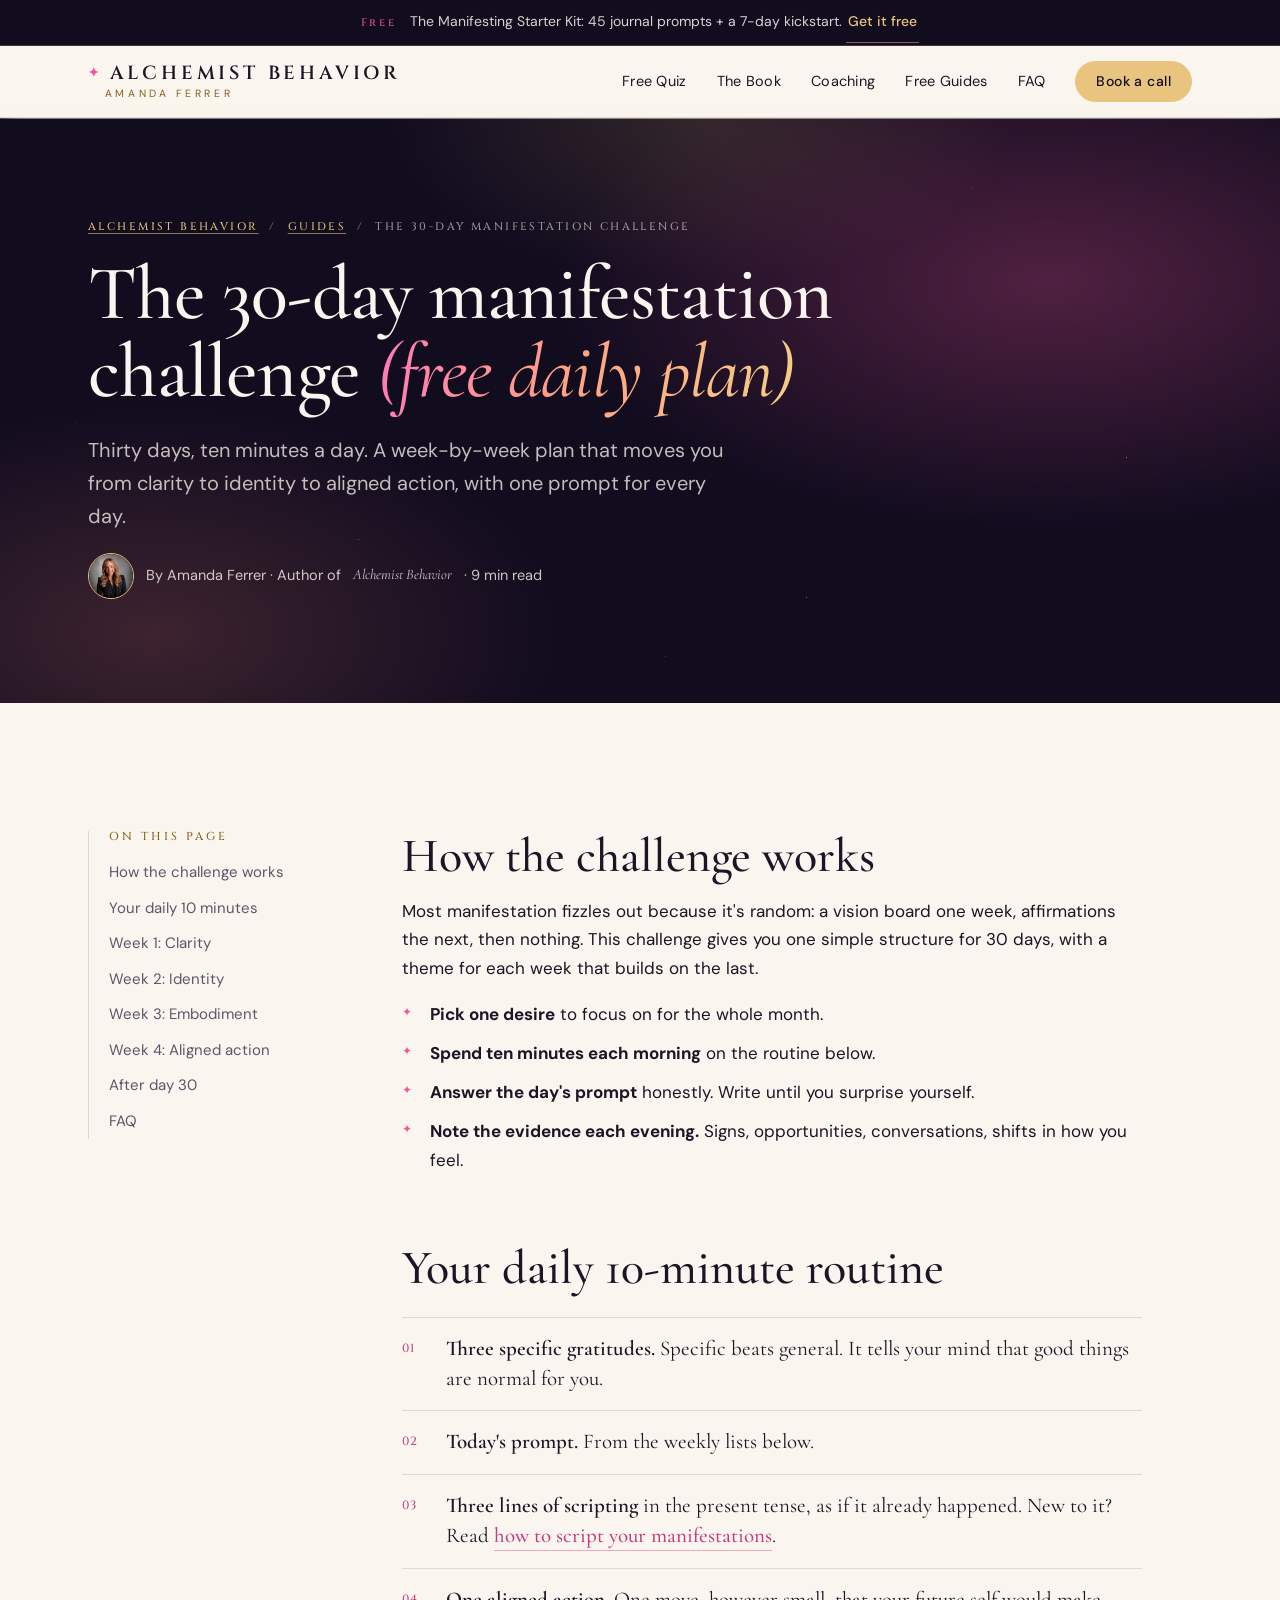
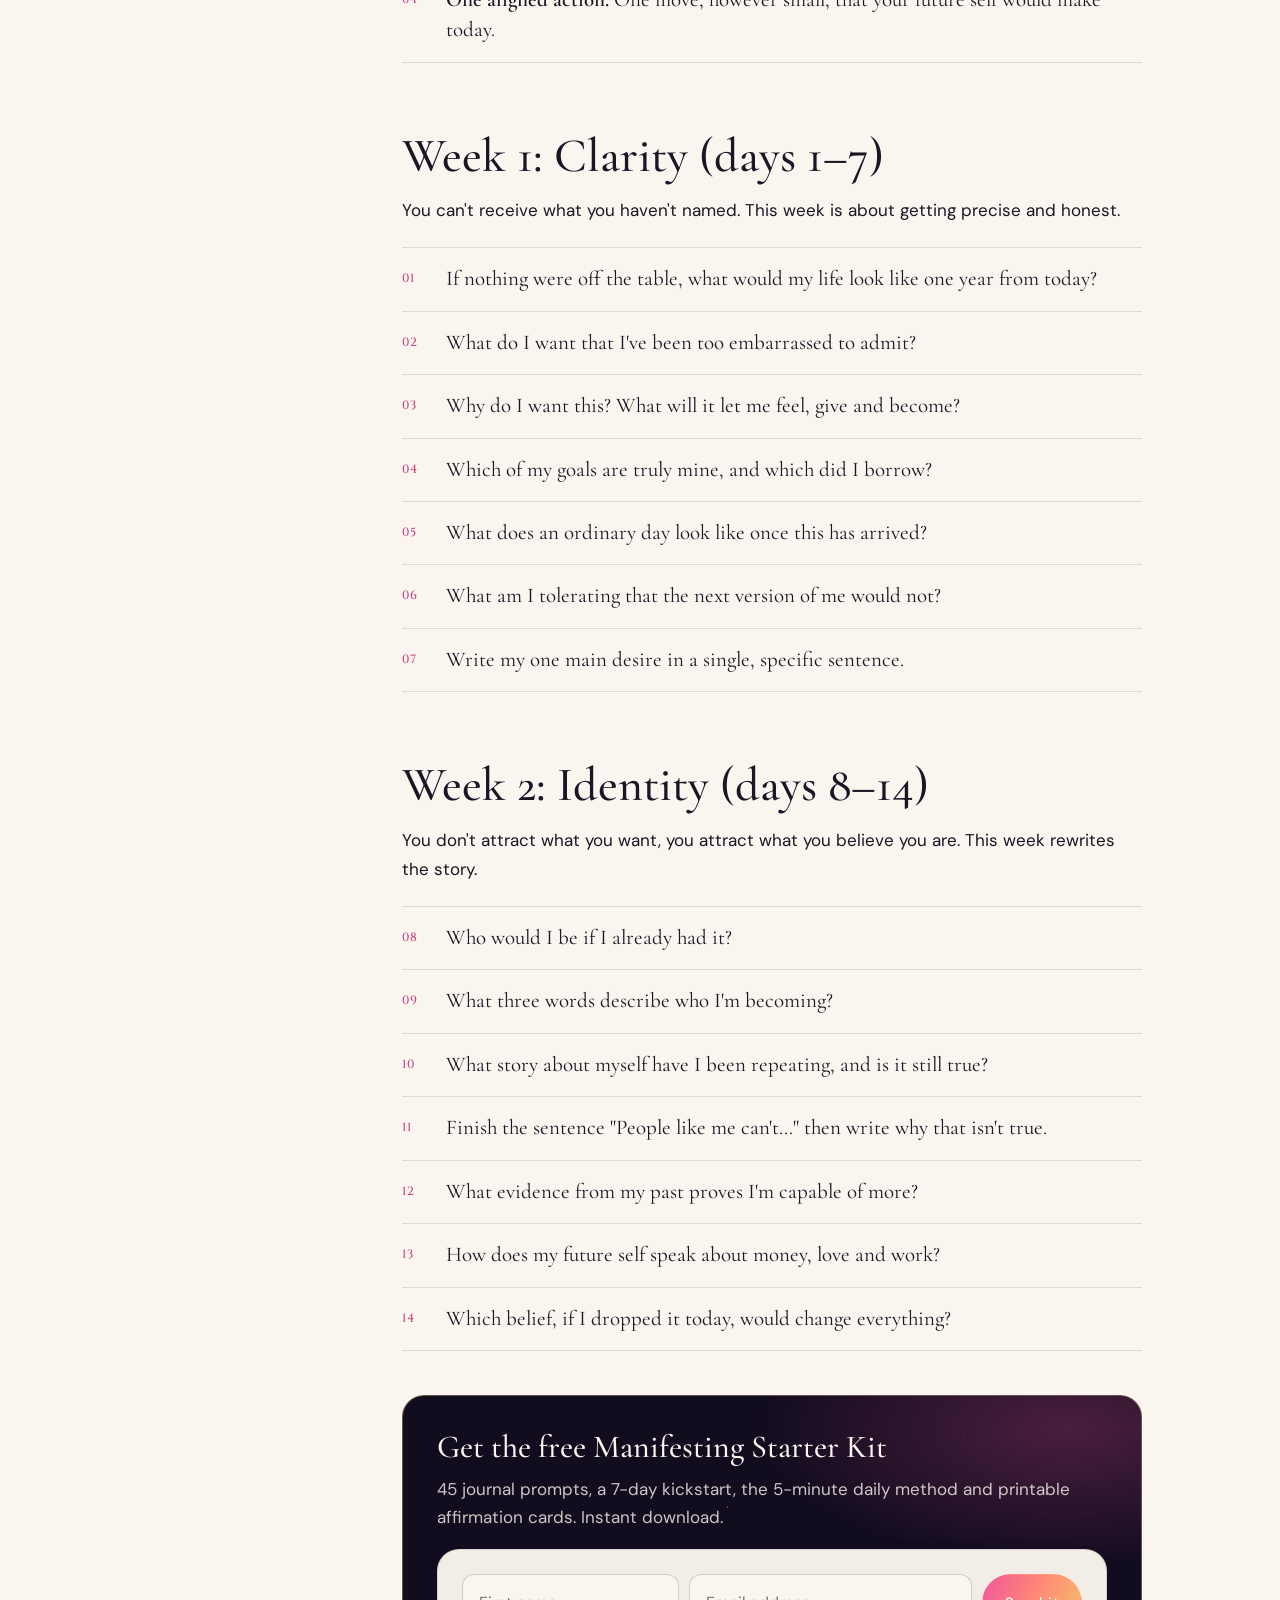
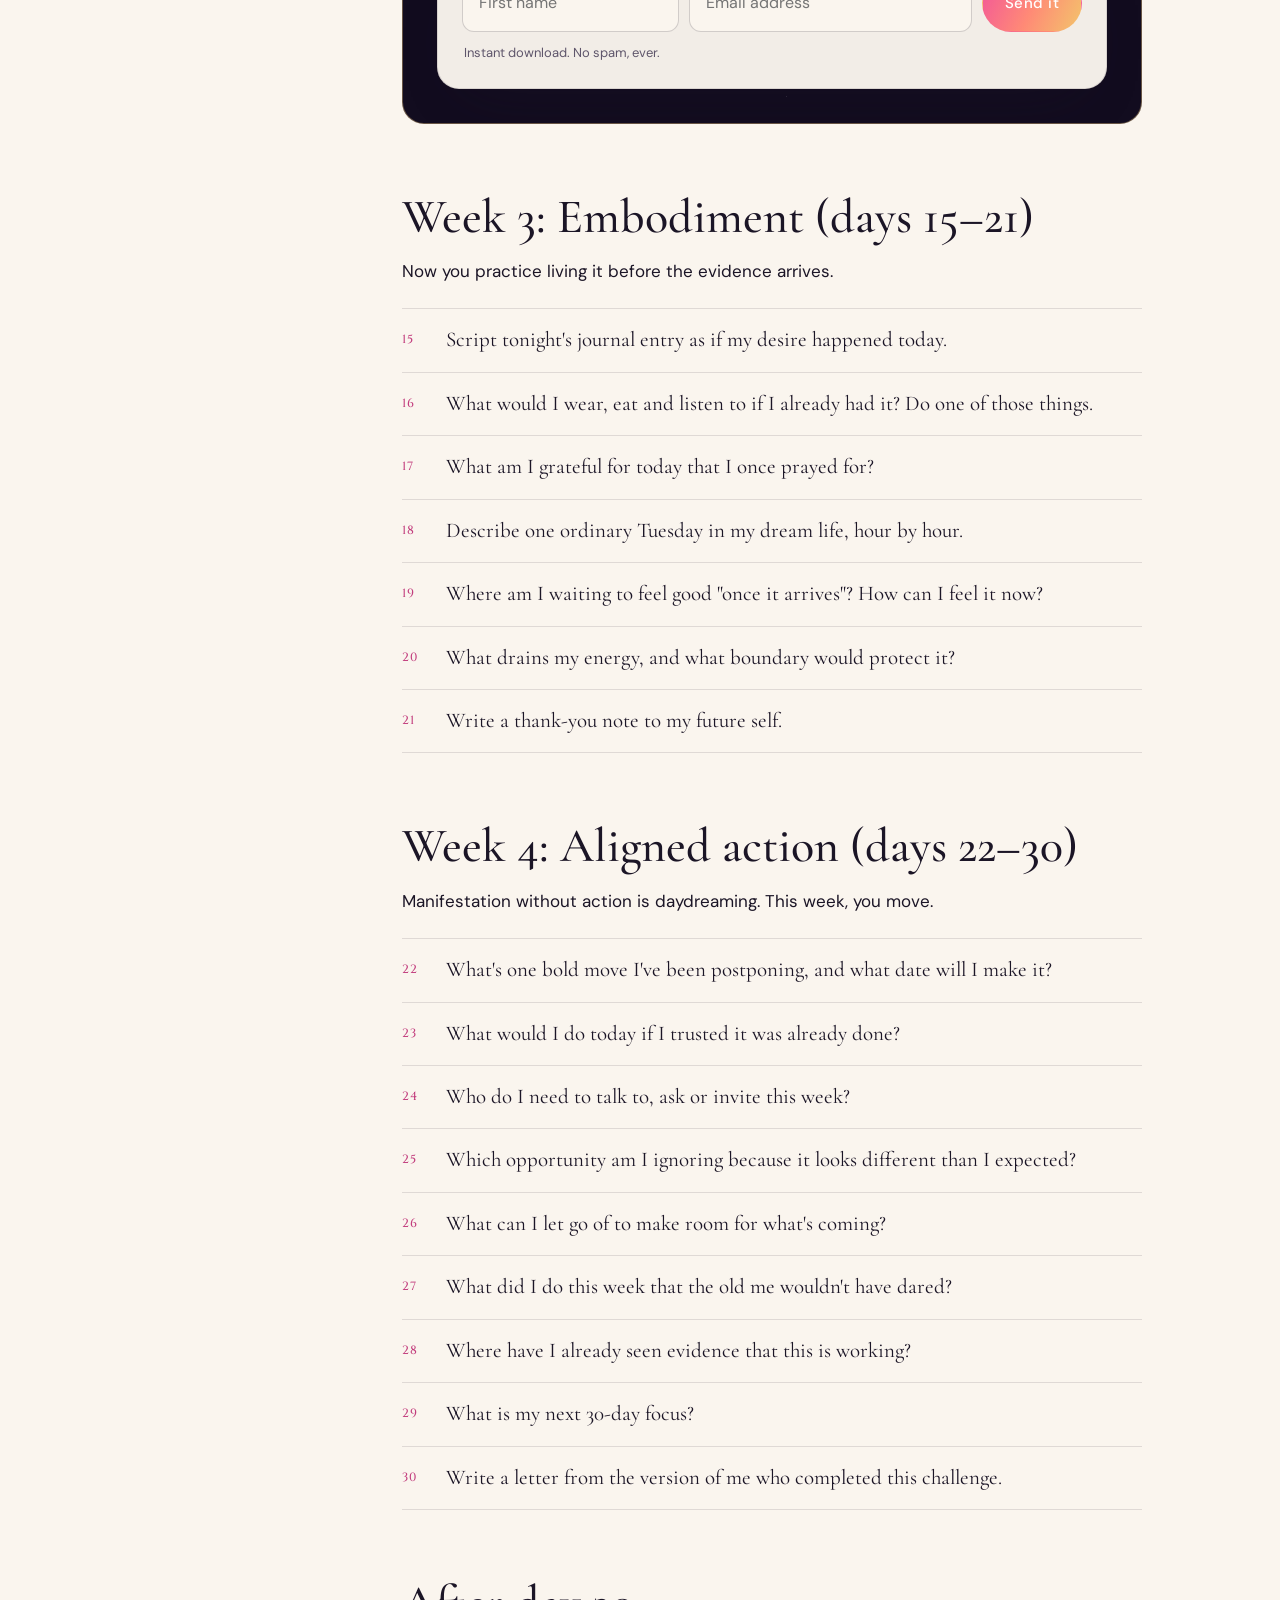
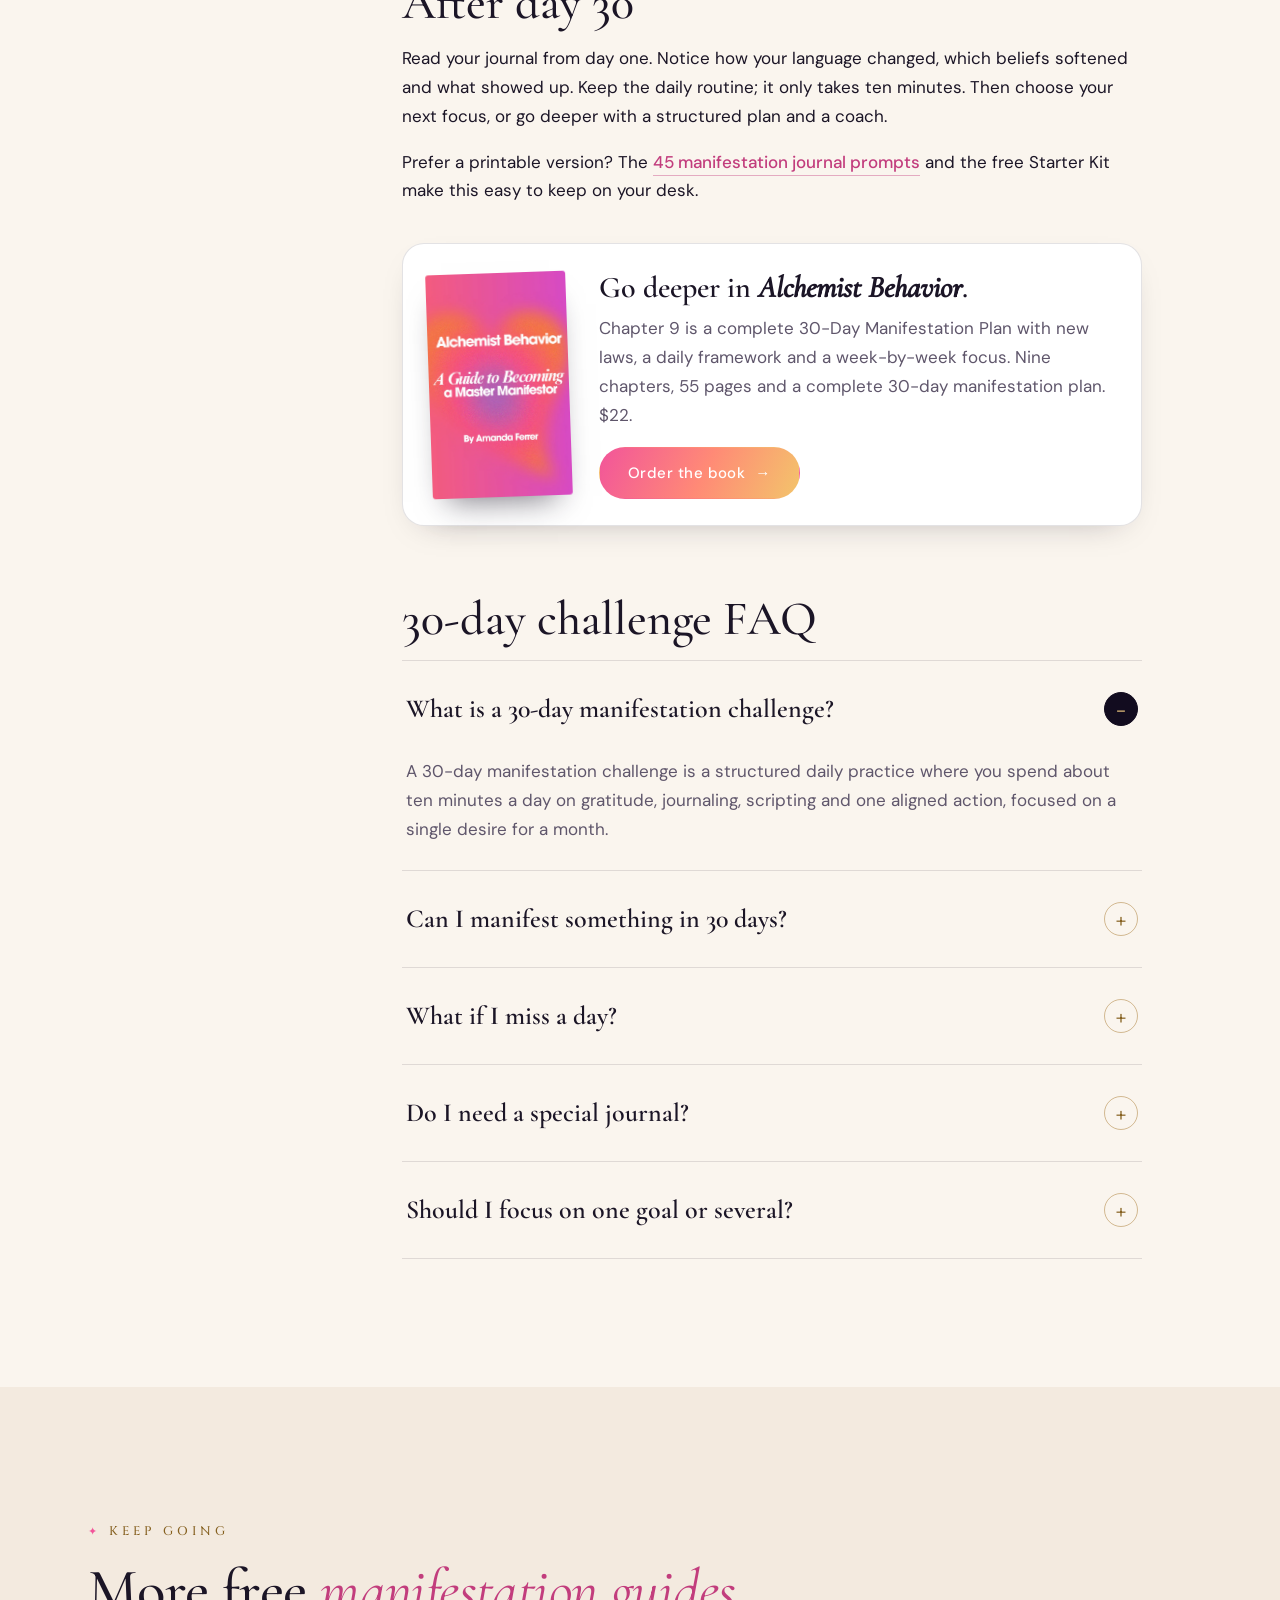
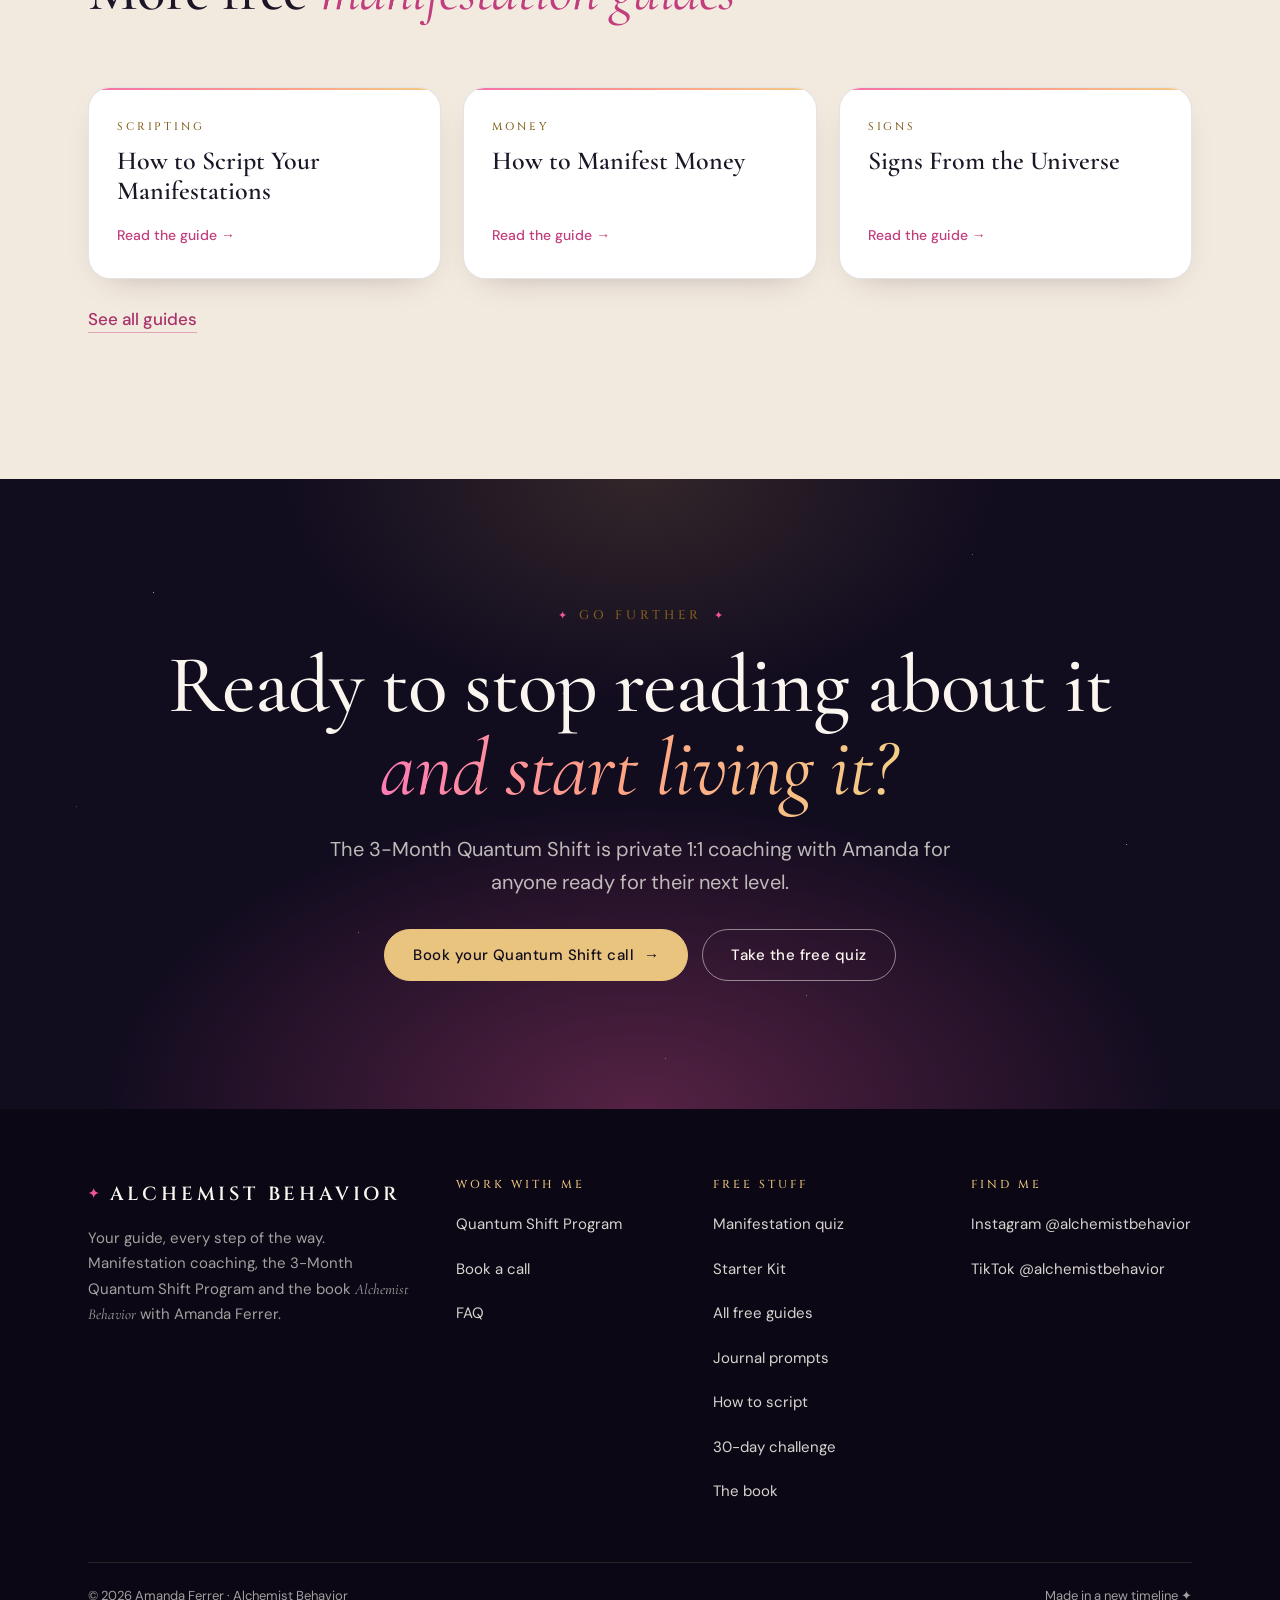
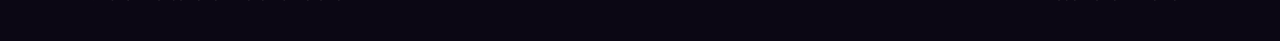
<file: 30-day-manifestation-challenge.html>
<!DOCTYPE html>
<html lang="en">
<head>
  <meta charset="utf-8">
  <meta name="viewport" content="width=device-width, initial-scale=1">
  <title>30-Day Manifestation Challenge: Free Daily Plan + Prompts</title>
  <meta name="description" content="Take the free 30-day manifestation challenge: a week-by-week plan with a daily 10-minute routine and a journal prompt for each of the 30 days.">
  <meta name="author" content="Amanda Ferrer">
  <meta name="robots" content="index, follow, max-snippet:-1, max-image-preview:large">
  <link rel="canonical" href="https://www.alchemistbehavior.com/30-day-manifestation-challenge.html">
  <meta name="theme-color" content="#120c1f">
  <link rel="preload" href="site/fonts/cormorant-garamond-latin-500-normal.woff2" as="font" type="font/woff2" crossorigin>
  <link rel="preload" href="site/fonts/dm-sans-latin-400-normal.woff2" as="font" type="font/woff2" crossorigin>
  <link rel="stylesheet" href="site/site.css">
  <link rel="icon" href="data:image/svg+xml,%3Csvg xmlns='http://www.w3.org/2000/svg' viewBox='0 0 64 64'%3E%3Cdefs%3E%3ClinearGradient id='g' x1='0' y1='0' x2='1' y2='1'%3E%3Cstop offset='0' stop-color='%23ff5fae'/%3E%3Cstop offset='1' stop-color='%23ffd95a'/%3E%3C/linearGradient%3E%3C/defs%3E%3Crect width='64' height='64' rx='14' fill='url(%23g)'/%3E%3Cpath d='M32 10l4.5 16.5L53 32l-16.5 4.5L32 53l-4.5-16.5L11 32l16.5-5.5z' fill='%23fff'/%3E%3C/svg%3E">
  <meta property="og:type" content="article">
  <meta property="og:site_name" content="Alchemist Behavior">
  <meta property="og:url" content="https://www.alchemistbehavior.com/30-day-manifestation-challenge.html">
  <meta property="og:title" content="The 30-Day Manifestation Challenge: A Daily Plan With Journal Prompts">
  <meta property="og:description" content="Take the free 30-day manifestation challenge: a week-by-week plan with a daily 10-minute routine and a journal prompt for each of the 30 days.">
  <meta property="og:image" content="https://www.alchemistbehavior.com/site/og-image.jpg">
  <meta property="og:image:width" content="1200">
  <meta property="og:image:height" content="630">
  <meta property="article:author" content="Amanda Ferrer">
  <meta property="article:published_time" content="2026-11-08">
  <meta name="twitter:card" content="summary_large_image">
  <meta name="twitter:title" content="The 30-Day Manifestation Challenge: A Daily Plan With Journal Prompts">
  <meta name="twitter:description" content="Take the free 30-day manifestation challenge: a week-by-week plan with a daily 10-minute routine and a journal prompt for each of the 30 days.">
  <meta name="twitter:image" content="https://www.alchemistbehavior.com/site/og-image.jpg">
  <script type="application/ld+json">
{
  "@context": "https://schema.org",
  "@graph": [
    {
      "@type": "Article",
      "@id": "https://www.alchemistbehavior.com/30-day-manifestation-challenge.html#article",
      "headline": "The 30-Day Manifestation Challenge: A Daily Plan With Journal Prompts",
      "description": "Take the free 30-day manifestation challenge: a week-by-week plan with a daily 10-minute routine and a journal prompt for each of the 30 days.",
      "author": {
        "@type": "Person",
        "@id": "https://www.alchemistbehavior.com/#amanda",
        "name": "Amanda Ferrer",
        "url": "https://www.alchemistbehavior.com/"
      },
      "publisher": {
        "@id": "https://www.alchemistbehavior.com/#org"
      },
      "image": "https://www.alchemistbehavior.com/site/og-image.jpg",
      "datePublished": "2026-11-08",
      "dateModified": "2026-11-08",
      "mainEntityOfPage": "https://www.alchemistbehavior.com/30-day-manifestation-challenge.html",
      "keywords": "30 day manifestation challenge, 30 day manifestation plan, manifestation challenge, daily manifestation routine, manifestation journal prompts 30 days",
      "isPartOf": {
        "@id": "https://www.alchemistbehavior.com/#website"
      }
    },
    {
      "@type": "BreadcrumbList",
      "itemListElement": [
        {
          "@type": "ListItem",
          "position": 1,
          "name": "Home",
          "item": "https://www.alchemistbehavior.com/"
        },
        {
          "@type": "ListItem",
          "position": 2,
          "name": "Guides",
          "item": "https://www.alchemistbehavior.com/guides.html"
        },
        {
          "@type": "ListItem",
          "position": 3,
          "name": "The 30-Day Manifestation Challenge",
          "item": "https://www.alchemistbehavior.com/30-day-manifestation-challenge.html"
        }
      ]
    },
    {
      "@type": "FAQPage",
      "mainEntity": [
        {
          "@type": "Question",
          "name": "What is a 30-day manifestation challenge?",
          "acceptedAnswer": {
            "@type": "Answer",
            "text": "A 30-day manifestation challenge is a structured daily practice where you spend about ten minutes a day on gratitude, journaling, scripting and one aligned action, focused on a single desire for a month."
          }
        },
        {
          "@type": "Question",
          "name": "Can I manifest something in 30 days?",
          "acceptedAnswer": {
            "@type": "Answer",
            "text": "Thirty days is enough to build the habit and shift how you think and act. Some desires show up within the month; bigger ones take longer. The challenge is about becoming the person who receives it, not forcing a deadline."
          }
        },
        {
          "@type": "Question",
          "name": "What if I miss a day?",
          "acceptedAnswer": {
            "@type": "Answer",
            "text": "Pick up where you left off. Don't restart and don't judge yourself. The practice works through consistency over time, not perfection."
          }
        },
        {
          "@type": "Question",
          "name": "Do I need a special journal?",
          "acceptedAnswer": {
            "@type": "Answer",
            "text": "No. Any notebook works. If you want prompts in a printable format, the free Manifesting Starter Kit includes them."
          }
        },
        {
          "@type": "Question",
          "name": "Should I focus on one goal or several?",
          "acceptedAnswer": {
            "@type": "Answer",
            "text": "Start with one main desire. It keeps your energy focused and makes it easier to notice evidence. You can run another challenge for a different goal afterward."
          }
        }
      ]
    },
    {
      "@type": "HowTo",
      "name": "How to do a 30-day manifestation challenge",
      "totalTime": "PT10M",
      "step": [
        {
          "@type": "HowToStep",
          "position": 1,
          "name": "Pick one focus",
          "text": "Choose one main desire to work with for the full 30 days."
        },
        {
          "@type": "HowToStep",
          "position": 2,
          "name": "Do the daily 10-minute routine",
          "text": "Each morning write three gratitudes, answer the day's prompt, write three lines of scripting and choose one aligned action."
        },
        {
          "@type": "HowToStep",
          "position": 3,
          "name": "Follow the weekly theme",
          "text": "Move through clarity, identity, embodiment and aligned action, one theme per week."
        },
        {
          "@type": "HowToStep",
          "position": 4,
          "name": "Track evidence",
          "text": "Each evening note any sign, opportunity or shift that showed up."
        },
        {
          "@type": "HowToStep",
          "position": 5,
          "name": "Review on day 30",
          "text": "Read back through your journal and write a letter from the version of you who completed the challenge."
        }
      ]
    }
  ]
}
  </script>
</head>
<body>
  <a class="skip" href="#main">Skip to content</a>

  <div class="bar"><b>Free</b> The Manifesting Starter Kit: 45 journal prompts + a 7-day kickstart. <a href="#kit">Get it free</a></div>

  <header class="nav" id="top">
    <div class="wrap nav__inner">
      <a class="brand" href="/"><span class="brand__name">Alchemist Behavior</span><span class="brand__sub">Amanda Ferrer</span></a>
      <button class="nav__toggle" aria-label="Menu" aria-expanded="false" aria-controls="nav-links"><span></span><span></span><span></span></button>
      <nav class="nav__links" id="nav-links" aria-label="Main">
        <a href="/#quiz">Free Quiz</a>
        <a href="/#book">The Book</a>
        <a href="/#program">Coaching</a>
        <a href="guides.html">Free Guides</a>
        <a href="/#faq">FAQ</a>
        <a class="btn btn--sun btn--sm" href="intake.html">Book a call</a>
      </nav>
    </div>
  </header>

  <main id="main">
    <section class="article-hero">
      <div class="wrap">
        <p class="breadcrumbs"><a href="/">Alchemist Behavior</a> &nbsp;/&nbsp; <a href="guides.html">Guides</a> &nbsp;/&nbsp; The 30-Day Manifestation Challenge</p>
        <h1 class="mega">The 30-day manifestation challenge <em>(free daily plan)</em></h1>
        <p class="lede">Thirty days, ten minutes a day. A week-by-week plan that moves you from clarity to identity to aligned action, with one prompt for every day.</p>
        <p class="byline"><img src="site/amanda-ferrer.jpg" width="46" height="46" alt="Amanda Ferrer">By Amanda Ferrer · Author of <em>Alchemist Behavior</em> · 9 min read</p>
      </div>
    </section>

    <section class="section section--cream">
      <div class="wrap article">
        <aside class="toc" aria-label="On this page">
          <h2>On this page</h2>
          <ol><li><a href="#how">How the challenge works</a></li><li><a href="#routine">Your daily 10 minutes</a></li><li><a href="#week1">Week 1: Clarity</a></li><li><a href="#week2">Week 2: Identity</a></li><li><a href="#week3">Week 3: Embodiment</a></li><li><a href="#week4">Week 4: Aligned action</a></li><li><a href="#after">After day 30</a></li><li><a href="#faq">FAQ</a></li></ol>
        </aside>
        <article class="prose">
          <h2 id="how">How the challenge works</h2>
          <p>Most manifestation fizzles out because it's random: a vision board one week, affirmations the next, then nothing. This challenge gives you one simple structure for 30 days, with a theme for each week that builds on the last.</p>
          <ul class="ticks">
            <li><strong>Pick one desire</strong> to focus on for the whole month.</li>
            <li><strong>Spend ten minutes each morning</strong> on the routine below.</li>
            <li><strong>Answer the day's prompt</strong> honestly. Write until you surprise yourself.</li>
            <li><strong>Note the evidence each evening.</strong> Signs, opportunities, conversations, shifts in how you feel.</li>
          </ul>

          <h2 id="routine">Your daily 10-minute routine</h2>
          <ol class="prompts">
            <li><span><strong>Three specific gratitudes.</strong> Specific beats general. It tells your mind that good things are normal for you.</span></li>
            <li><span><strong>Today's prompt.</strong> From the weekly lists below.</span></li>
            <li><span><strong>Three lines of scripting</strong> in the present tense, as if it already happened. New to it? Read <a class="textlink" href="how-to-script-manifestation.html">how to script your manifestations</a>.</span></li>
            <li><span><strong>One aligned action.</strong> One move, however small, that your future self would make today.</span></li>
          </ol>

          <h2 id="week1">Week 1: Clarity (days 1–7)</h2>
          <p>You can't receive what you haven't named. This week is about getting precise and honest.</p>
          <ol class="prompts">
            <li>If nothing were off the table, what would my life look like one year from today?</li>
            <li>What do I want that I've been too embarrassed to admit?</li>
            <li>Why do I want this? What will it let me feel, give and become?</li>
            <li>Which of my goals are truly mine, and which did I borrow?</li>
            <li>What does an ordinary day look like once this has arrived?</li>
            <li>What am I tolerating that the next version of me would not?</li>
            <li>Write my one main desire in a single, specific sentence.</li>
          </ol>

          <h2 id="week2">Week 2: Identity (days 8–14)</h2>
          <p>You don't attract what you want, you attract what you believe you are. This week rewrites the story.</p>
          <ol class="prompts" style="counter-reset: p 7">
            <li>Who would I be if I already had it?</li>
            <li>What three words describe who I'm becoming?</li>
            <li>What story about myself have I been repeating, and is it still true?</li>
            <li>Finish the sentence "People like me can't…" then write why that isn't true.</li>
            <li>What evidence from my past proves I'm capable of more?</li>
            <li>How does my future self speak about money, love and work?</li>
            <li>Which belief, if I dropped it today, would change everything?</li>
          </ol>

          <div class="callout" id="kit">
            <h3>Get the free Manifesting Starter Kit</h3>
            <p>45 journal prompts, a 7-day kickstart, the 5-minute daily method and printable affirmation cards. Instant download.</p>
            <div class="lead" data-lead style="margin-top:10px">
              <form action="https://api.web3forms.com/submit" method="POST">
                <input type="hidden" name="access_key" value="4ab19003-03fb-40d2-b751-9614c69a129e">
                <input type="hidden" name="from_name" value="Alchemist Behavior Website">
                <input type="checkbox" name="botcheck" class="sr-only" tabindex="-1" autocomplete="off" aria-hidden="true">
                <input type="hidden" name="subject" value="New lead: Manifesting Starter Kit (30-day-manifestation-challenge)">
                <input type="hidden" name="source" value="30-day-manifestation-challenge">
                <div class="lead__row">
                  <label class="sr-only" for="g2-name">First name</label><input id="g2-name" name="name" type="text" autocomplete="given-name" placeholder="First name" required>
                  <label class="sr-only" for="g2-email">Email</label><input id="g2-email" name="email" type="email" autocomplete="email" placeholder="Email address" required>
                  <button class="btn btn--pink" type="submit">Send it</button>
                </div>
                <p class="lead__status" role="status" aria-live="polite"></p>
                <p class="lead__fine">Instant download. No spam, ever.</p>
              </form>
              <div class="lead__done"><h3>It's yours ✦</h3><p>Your kit is ready.</p><a class="btn btn--sun" href="site/manifesting-starter-kit.pdf" download>Download the kit</a></div>
            </div>
          </div>

          <h2 id="week3">Week 3: Embodiment (days 15–21)</h2>
          <p>Now you practice living it before the evidence arrives.</p>
          <ol class="prompts" style="counter-reset: p 14">
            <li>Script tonight's journal entry as if my desire happened today.</li>
            <li>What would I wear, eat and listen to if I already had it? Do one of those things.</li>
            <li>What am I grateful for today that I once prayed for?</li>
            <li>Describe one ordinary Tuesday in my dream life, hour by hour.</li>
            <li>Where am I waiting to feel good "once it arrives"? How can I feel it now?</li>
            <li>What drains my energy, and what boundary would protect it?</li>
            <li>Write a thank-you note to my future self.</li>
          </ol>

          <h2 id="week4">Week 4: Aligned action (days 22–30)</h2>
          <p>Manifestation without action is daydreaming. This week, you move.</p>
          <ol class="prompts" style="counter-reset: p 21">
            <li>What's one bold move I've been postponing, and what date will I make it?</li>
            <li>What would I do today if I trusted it was already done?</li>
            <li>Who do I need to talk to, ask or invite this week?</li>
            <li>Which opportunity am I ignoring because it looks different than I expected?</li>
            <li>What can I let go of to make room for what's coming?</li>
            <li>What did I do this week that the old me wouldn't have dared?</li>
            <li>Where have I already seen evidence that this is working?</li>
            <li>What is my next 30-day focus?</li>
            <li>Write a letter from the version of me who completed this challenge.</li>
          </ol>

          <h2 id="after">After day 30</h2>
          <p>Read your journal from day one. Notice how your language changed, which beliefs softened and what showed up. Keep the daily routine; it only takes ten minutes. Then choose your next focus, or go deeper with a structured plan and a coach.</p>
          <p>Prefer a printable version? The <a class="textlink" href="manifestation-journal-prompts.html">45 manifestation journal prompts</a> and the free Starter Kit make this easy to keep on your desk.</p>
          <div class="mini-book">
            <img src="site/book-cover.webp" width="900" height="1440" loading="lazy" alt="Alchemist Behavior book cover">
            <div>
              <p class="h3" style="margin-bottom:8px">Go deeper in <em>Alchemist Behavior</em>.</p>
              <p style="color:var(--ink-soft)">Chapter 9 is a complete 30-Day Manifestation Plan with new laws, a daily framework and a week-by-week focus. Nine chapters, 55 pages and a complete 30-day manifestation plan. $22.</p>
              <a class="btn btn--pink" href="/#book">Order the book <span class="arrow" aria-hidden="true">→</span></a>
            </div>
          </div>

          <h2 id="faq">30-day challenge FAQ</h2>
          <div class="faq" style="margin:0"><details open><summary>What is a 30-day manifestation challenge?</summary><div><p>A 30-day manifestation challenge is a structured daily practice where you spend about ten minutes a day on gratitude, journaling, scripting and one aligned action, focused on a single desire for a month.</p></div></details><details><summary>Can I manifest something in 30 days?</summary><div><p>Thirty days is enough to build the habit and shift how you think and act. Some desires show up within the month; bigger ones take longer. The challenge is about becoming the person who receives it, not forcing a deadline.</p></div></details><details><summary>What if I miss a day?</summary><div><p>Pick up where you left off. Don't restart and don't judge yourself. The practice works through consistency over time, not perfection.</p></div></details><details><summary>Do I need a special journal?</summary><div><p>No. Any notebook works. If you want prompts in a printable format, the free Manifesting Starter Kit includes them.</p></div></details><details><summary>Should I focus on one goal or several?</summary><div><p>Start with one main desire. It keeps your energy focused and makes it easier to notice evidence. You can run another challenge for a different goal afterward.</p></div></details></div>
        </article>
      </div>
    </section>

<section class="section section--blush"><div class="wrap"><div class="section__head"><span class="eyebrow">Keep going</span><h2 class="h2">More free <em>manifestation guides</em></h2></div><div class="guide-grid"><a class="guide-card" href="how-to-script-manifestation.html"><span class="guide-card__k">Scripting</span><span class="guide-card__t">How to Script Your Manifestations</span><span class="guide-card__go">Read the guide →</span></a><a class="guide-card" href="how-to-manifest-money.html"><span class="guide-card__k">Money</span><span class="guide-card__t">How to Manifest Money</span><span class="guide-card__go">Read the guide →</span></a><a class="guide-card" href="signs-from-the-universe.html"><span class="guide-card__k">Signs</span><span class="guide-card__t">Signs From the Universe</span><span class="guide-card__go">Read the guide →</span></a></div><p style="margin-top:26px"><a class="textlink" href="guides.html">See all guides</a></p></div></section>

    <section class="section closing">
      <div class="wrap">
        <span class="eyebrow eyebrow--center">Go further</span>
        <h2 class="mega">Ready to stop reading about it <em>and start living it?</em></h2>
        <p class="lede">The 3-Month Quantum Shift is private 1:1 coaching with Amanda for anyone ready for their next level.</p>
        <div class="closing__ctas"><a class="btn btn--gold" href="intake.html">Book your Quantum Shift call <span class="arrow" aria-hidden="true">→</span></a><a class="btn btn--ghost" href="/#quiz">Take the free quiz</a></div>
      </div>
    </section>
  </main>

  <footer class="footer">
    <div class="wrap">
      <div class="footer__grid">
        <div>
          <a class="brand" href="/"><span class="brand__name">Alchemist Behavior</span></a>
          <p style="max-width:380px">Your guide, every step of the way. Manifestation coaching, the 3-Month Quantum Shift Program and the book <em>Alchemist Behavior</em> with Amanda Ferrer.</p>
        </div>
        <div><h4>Work with me</h4><ul><li><a href="/#program">Quantum Shift Program</a></li><li><a href="intake.html">Book a call</a></li><li><a href="/#faq">FAQ</a></li></ul></div>
        <div><h4>Free stuff</h4><ul><li><a href="/#quiz">Manifestation quiz</a></li><li><a href="/#kit">Starter Kit</a></li><li><a href="guides.html">All free guides</a></li><li><a href="manifestation-journal-prompts.html">Journal prompts</a></li><li><a href="how-to-script-manifestation.html">How to script</a></li><li><a href="30-day-manifestation-challenge.html">30-day challenge</a></li><li><a href="/#book">The book</a></li></ul></div>
        <div><h4>Find me</h4><ul><li><a href="https://www.instagram.com/alchemistbehavior" target="_blank" rel="noopener">Instagram @alchemistbehavior</a></li><li><a href="https://www.tiktok.com/@alchemistbehavior" target="_blank" rel="noopener">TikTok @alchemistbehavior</a></li></ul></div>
      </div>
      <div class="footer__base"><span>© 2026 Amanda Ferrer · Alchemist Behavior</span><span>Made in a new timeline ✦</span></div>
    </div>
  </footer>

  <!-- Mobile sticky CTA -->
  <div class="mbar">
    <a class="btn btn--sun" href="#kit">Free kit</a>
    <a class="btn btn--pink" href="intake.html">Book a call</a>
  </div>

  <script src="site/site.js" defer></script>
</body>
</html>
</file>
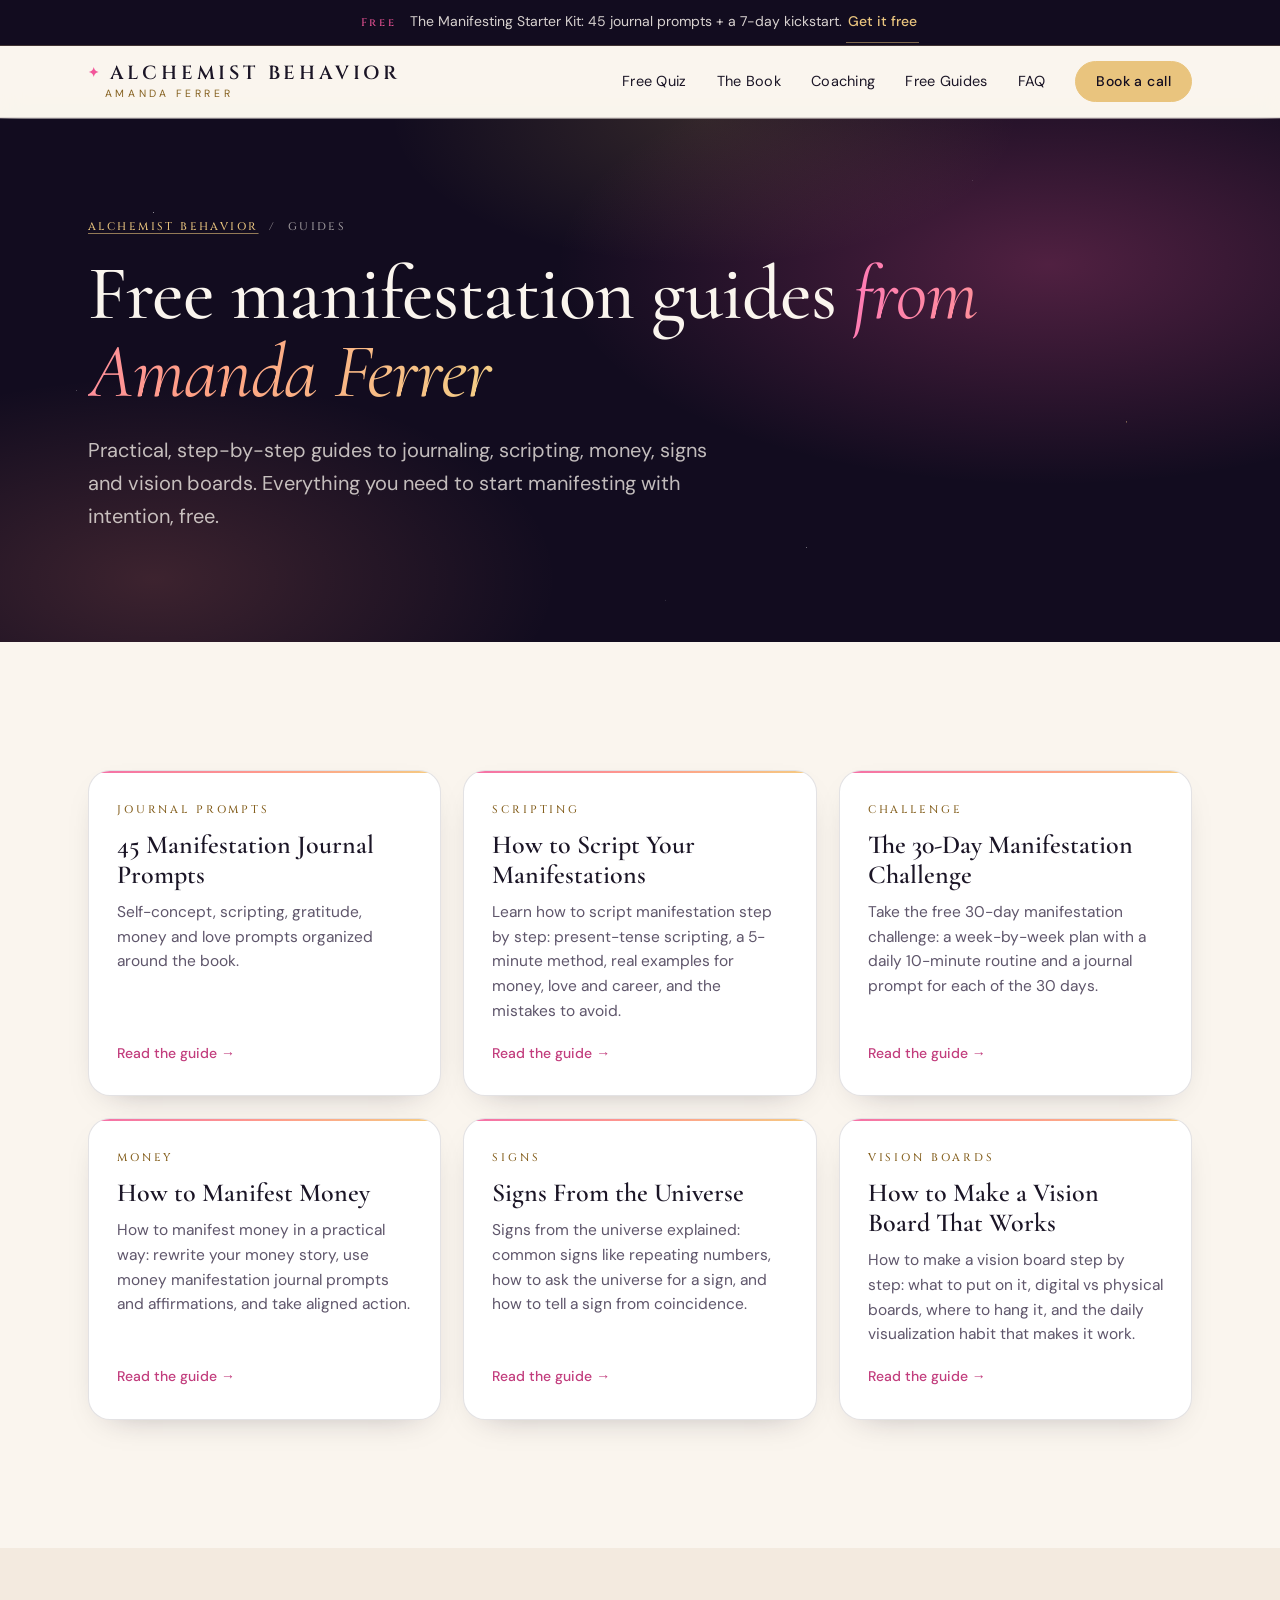
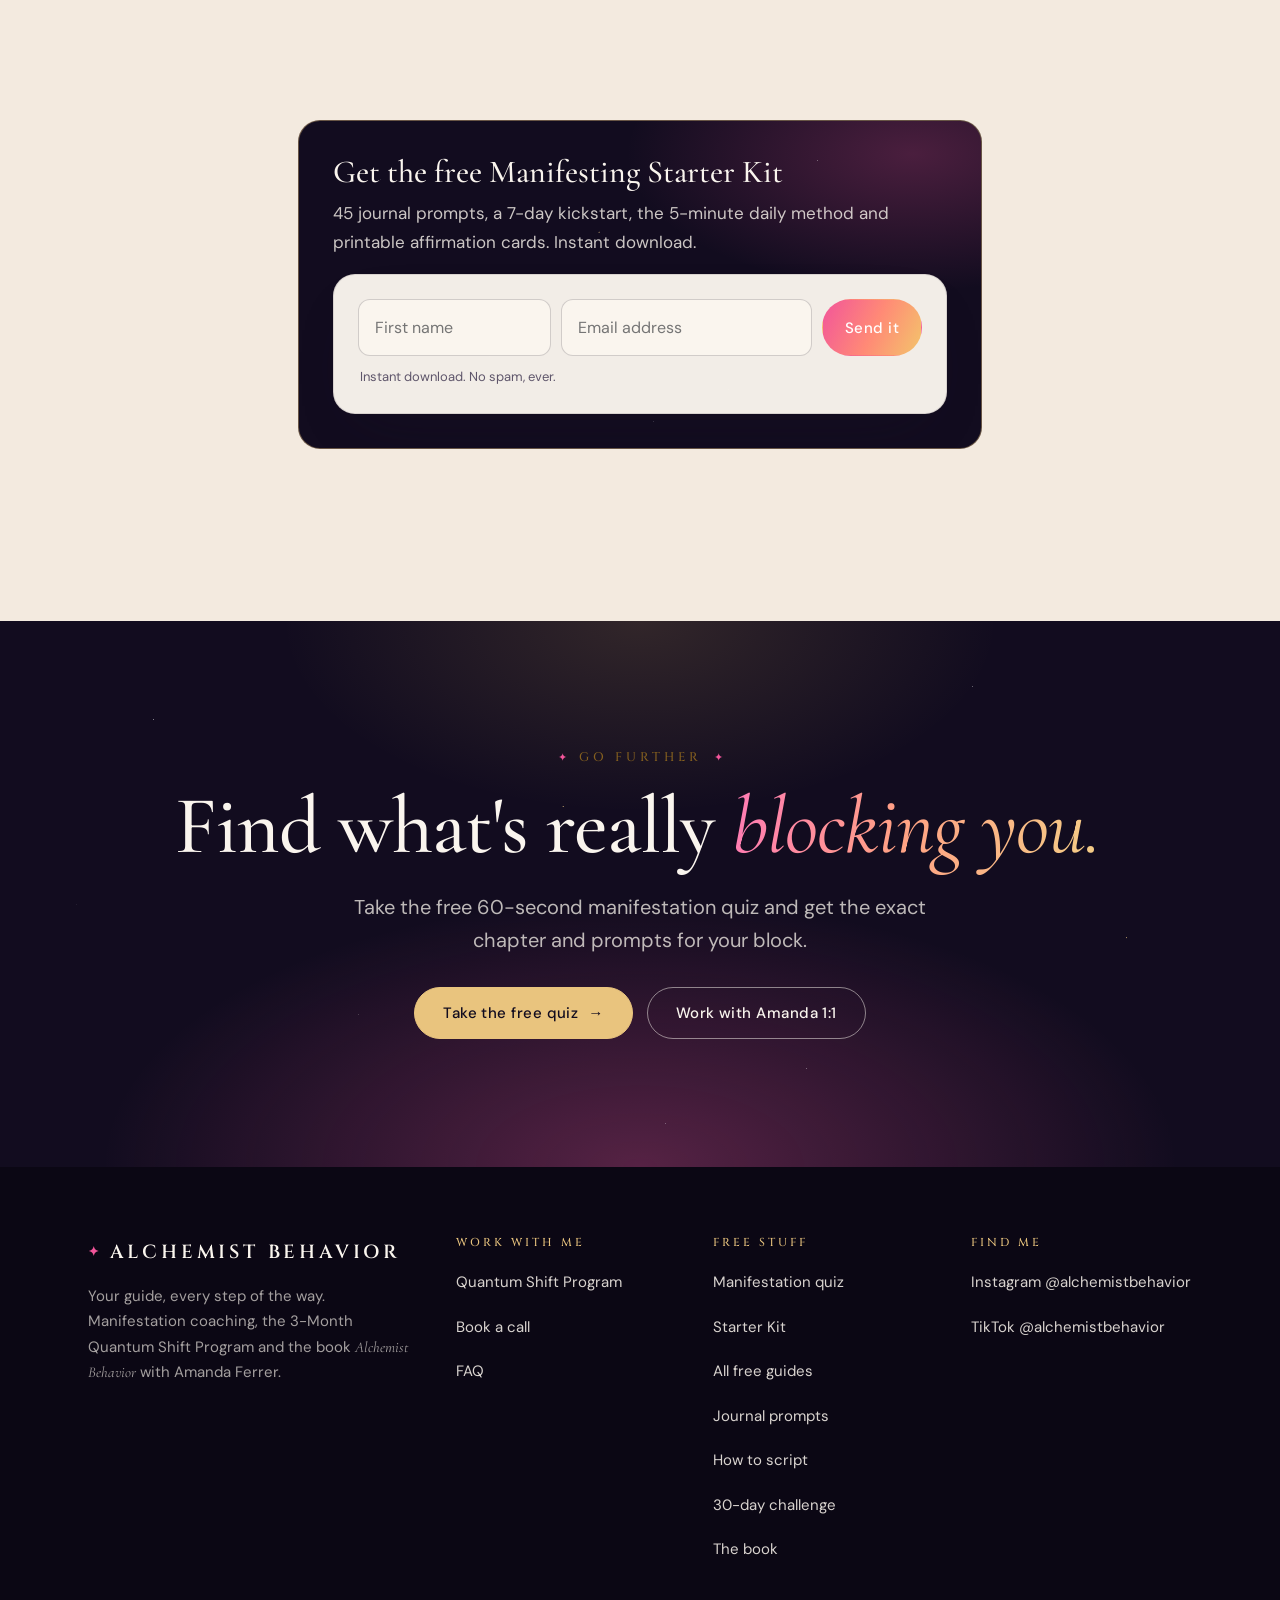
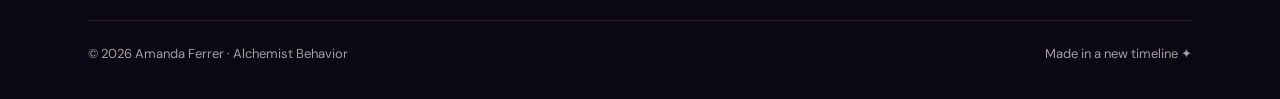
<file: guides.html>
<!DOCTYPE html>
<html lang="en">
<head>
  <meta charset="utf-8">
  <meta name="viewport" content="width=device-width, initial-scale=1">
  <title>Free Manifestation Guides | Alchemist Behavior</title>
  <meta name="description" content="Free manifestation guides from Amanda Ferrer: journal prompts, how to script, a 30-day challenge, manifesting money, signs from the universe and vision boards.">
  <meta name="author" content="Amanda Ferrer">
  <meta name="robots" content="index, follow, max-snippet:-1, max-image-preview:large">
  <link rel="canonical" href="https://www.alchemistbehavior.com/guides.html">
  <meta name="theme-color" content="#120c1f">
  <link rel="preload" href="site/fonts/cormorant-garamond-latin-500-normal.woff2" as="font" type="font/woff2" crossorigin>
  <link rel="preload" href="site/fonts/dm-sans-latin-400-normal.woff2" as="font" type="font/woff2" crossorigin>
  <link rel="stylesheet" href="site/site.css">
  <link rel="icon" href="data:image/svg+xml,%3Csvg xmlns='http://www.w3.org/2000/svg' viewBox='0 0 64 64'%3E%3Cdefs%3E%3ClinearGradient id='g' x1='0' y1='0' x2='1' y2='1'%3E%3Cstop offset='0' stop-color='%23ff5fae'/%3E%3Cstop offset='1' stop-color='%23ffd95a'/%3E%3C/linearGradient%3E%3C/defs%3E%3Crect width='64' height='64' rx='14' fill='url(%23g)'/%3E%3Cpath d='M32 10l4.5 16.5L53 32l-16.5 4.5L32 53l-4.5-16.5L11 32l16.5-5.5z' fill='%23fff'/%3E%3C/svg%3E">
  <meta property="og:type" content="website">
  <meta property="og:site_name" content="Alchemist Behavior">
  <meta property="og:url" content="https://www.alchemistbehavior.com/guides.html">
  <meta property="og:title" content="Free Manifestation Guides | Alchemist Behavior">
  <meta property="og:description" content="Journal prompts, scripting, a 30-day challenge, money, signs and vision boards.">
  <meta property="og:image" content="https://www.alchemistbehavior.com/site/og-image.jpg">
  <meta name="twitter:card" content="summary_large_image">
  <meta name="twitter:image" content="https://www.alchemistbehavior.com/site/og-image.jpg">
  <script type="application/ld+json">
{
  "@context": "https://schema.org",
  "@graph": [
    {
      "@type": "CollectionPage",
      "@id": "https://www.alchemistbehavior.com/guides.html#page",
      "url": "https://www.alchemistbehavior.com/guides.html",
      "name": "Free Manifestation Guides",
      "description": "Free manifestation guides from Amanda Ferrer: journal prompts, scripting, a 30-day challenge, money, signs from the universe and vision boards.",
      "isPartOf": {
        "@id": "https://www.alchemistbehavior.com/#website"
      },
      "author": {
        "@id": "https://www.alchemistbehavior.com/#amanda"
      }
    },
    {
      "@type": "ItemList",
      "itemListElement": [
        {
          "@type": "ListItem",
          "position": 1,
          "url": "https://www.alchemistbehavior.com/manifestation-journal-prompts.html",
          "name": "45 Manifestation Journal Prompts"
        },
        {
          "@type": "ListItem",
          "position": 2,
          "url": "https://www.alchemistbehavior.com/how-to-script-manifestation.html",
          "name": "How to Script Your Manifestations"
        },
        {
          "@type": "ListItem",
          "position": 3,
          "url": "https://www.alchemistbehavior.com/30-day-manifestation-challenge.html",
          "name": "The 30-Day Manifestation Challenge"
        },
        {
          "@type": "ListItem",
          "position": 4,
          "url": "https://www.alchemistbehavior.com/how-to-manifest-money.html",
          "name": "How to Manifest Money"
        },
        {
          "@type": "ListItem",
          "position": 5,
          "url": "https://www.alchemistbehavior.com/signs-from-the-universe.html",
          "name": "Signs From the Universe"
        },
        {
          "@type": "ListItem",
          "position": 6,
          "url": "https://www.alchemistbehavior.com/how-to-make-a-vision-board.html",
          "name": "How to Make a Vision Board That Works"
        }
      ]
    },
    {
      "@type": "BreadcrumbList",
      "itemListElement": [
        {
          "@type": "ListItem",
          "position": 1,
          "name": "Home",
          "item": "https://www.alchemistbehavior.com/"
        },
        {
          "@type": "ListItem",
          "position": 2,
          "name": "Guides",
          "item": "https://www.alchemistbehavior.com/guides.html"
        }
      ]
    }
  ]
}
  </script>
</head>
<body>
  <a class="skip" href="#main">Skip to content</a>

  <div class="bar"><b>Free</b> The Manifesting Starter Kit: 45 journal prompts + a 7-day kickstart. <a href="#kit">Get it free</a></div>

  <header class="nav" id="top">
    <div class="wrap nav__inner">
      <a class="brand" href="/"><span class="brand__name">Alchemist Behavior</span><span class="brand__sub">Amanda Ferrer</span></a>
      <button class="nav__toggle" aria-label="Menu" aria-expanded="false" aria-controls="nav-links"><span></span><span></span><span></span></button>
      <nav class="nav__links" id="nav-links" aria-label="Main">
        <a href="/#quiz">Free Quiz</a>
        <a href="/#book">The Book</a>
        <a href="/#program">Coaching</a>
        <a href="guides.html">Free Guides</a>
        <a href="/#faq">FAQ</a>
        <a class="btn btn--sun btn--sm" href="intake.html">Book a call</a>
      </nav>
    </div>
  </header>

  <main id="main">
    <section class="article-hero">
      <div class="wrap">
        <p class="breadcrumbs"><a href="/">Alchemist Behavior</a> &nbsp;/&nbsp; Guides</p>
        <h1 class="mega">Free manifestation guides <em>from Amanda Ferrer</em></h1>
        <p class="lede">Practical, step-by-step guides to journaling, scripting, money, signs and vision boards. Everything you need to start manifesting with intention, free.</p>
      </div>
    </section>
    <section class="section section--cream">
      <div class="wrap"><div class="guide-grid guide-grid--hub"><a class="guide-card" href="manifestation-journal-prompts.html"><span class="guide-card__k">Journal prompts</span><span class="guide-card__t">45 Manifestation Journal Prompts</span><span class="guide-card__d">Self-concept, scripting, gratitude, money and love prompts organized around the book.</span><span class="guide-card__go">Read the guide →</span></a><a class="guide-card" href="how-to-script-manifestation.html"><span class="guide-card__k">Scripting</span><span class="guide-card__t">How to Script Your Manifestations</span><span class="guide-card__d">Learn how to script manifestation step by step: present-tense scripting, a 5-minute method, real examples for money, love and career, and the mistakes to avoid.</span><span class="guide-card__go">Read the guide →</span></a><a class="guide-card" href="30-day-manifestation-challenge.html"><span class="guide-card__k">Challenge</span><span class="guide-card__t">The 30-Day Manifestation Challenge</span><span class="guide-card__d">Take the free 30-day manifestation challenge: a week-by-week plan with a daily 10-minute routine and a journal prompt for each of the 30 days.</span><span class="guide-card__go">Read the guide →</span></a><a class="guide-card" href="how-to-manifest-money.html"><span class="guide-card__k">Money</span><span class="guide-card__t">How to Manifest Money</span><span class="guide-card__d">How to manifest money in a practical way: rewrite your money story, use money manifestation journal prompts and affirmations, and take aligned action.</span><span class="guide-card__go">Read the guide →</span></a><a class="guide-card" href="signs-from-the-universe.html"><span class="guide-card__k">Signs</span><span class="guide-card__t">Signs From the Universe</span><span class="guide-card__d">Signs from the universe explained: common signs like repeating numbers, how to ask the universe for a sign, and how to tell a sign from coincidence.</span><span class="guide-card__go">Read the guide →</span></a><a class="guide-card" href="how-to-make-a-vision-board.html"><span class="guide-card__k">Vision boards</span><span class="guide-card__t">How to Make a Vision Board That Works</span><span class="guide-card__d">How to make a vision board step by step: what to put on it, digital vs physical boards, where to hang it, and the daily visualization habit that makes it work.</span><span class="guide-card__go">Read the guide →</span></a></div></div>
    </section>
    <section class="section section--blush">
      <div class="wrap" style="max-width:780px">
        <div class="prose" style="max-width:none"><div class="callout" id="kit">
            <h3>Get the free Manifesting Starter Kit</h3>
            <p>45 journal prompts, a 7-day kickstart, the 5-minute daily method and printable affirmation cards. Instant download.</p>
            <div class="lead" data-lead style="margin-top:10px">
              <form action="https://api.web3forms.com/submit" method="POST">
                <input type="hidden" name="access_key" value="4ab19003-03fb-40d2-b751-9614c69a129e">
                <input type="hidden" name="from_name" value="Alchemist Behavior Website">
                <input type="checkbox" name="botcheck" class="sr-only" tabindex="-1" autocomplete="off" aria-hidden="true">
                <input type="hidden" name="subject" value="New lead: Manifesting Starter Kit (guides-hub)">
                <input type="hidden" name="source" value="guides-hub">
                <div class="lead__row">
                  <label class="sr-only" for="hub-name">First name</label><input id="hub-name" name="name" type="text" autocomplete="given-name" placeholder="First name" required>
                  <label class="sr-only" for="hub-email">Email</label><input id="hub-email" name="email" type="email" autocomplete="email" placeholder="Email address" required>
                  <button class="btn btn--pink" type="submit">Send it</button>
                </div>
                <p class="lead__status" role="status" aria-live="polite"></p>
                <p class="lead__fine">Instant download. No spam, ever.</p>
              </form>
              <div class="lead__done"><h3>It's yours ✦</h3><p>Your kit is ready.</p><a class="btn btn--sun" href="site/manifesting-starter-kit.pdf" download>Download the kit</a></div>
            </div>
          </div></div>
      </div>
    </section>
    <section class="section closing">
      <div class="wrap">
        <span class="eyebrow eyebrow--center">Go further</span>
        <h2 class="mega">Find what's really <em>blocking you.</em></h2>
        <p class="lede">Take the free 60-second manifestation quiz and get the exact chapter and prompts for your block.</p>
        <div class="closing__ctas"><a class="btn btn--gold" href="/#quiz">Take the free quiz <span class="arrow" aria-hidden="true">→</span></a><a class="btn btn--ghost" href="intake.html">Work with Amanda 1:1</a></div>
      </div>
    </section>
  </main>

  <footer class="footer">
    <div class="wrap">
      <div class="footer__grid">
        <div>
          <a class="brand" href="/"><span class="brand__name">Alchemist Behavior</span></a>
          <p style="max-width:380px">Your guide, every step of the way. Manifestation coaching, the 3-Month Quantum Shift Program and the book <em>Alchemist Behavior</em> with Amanda Ferrer.</p>
        </div>
        <div><h4>Work with me</h4><ul><li><a href="/#program">Quantum Shift Program</a></li><li><a href="intake.html">Book a call</a></li><li><a href="/#faq">FAQ</a></li></ul></div>
        <div><h4>Free stuff</h4><ul><li><a href="/#quiz">Manifestation quiz</a></li><li><a href="/#kit">Starter Kit</a></li><li><a href="guides.html">All free guides</a></li><li><a href="manifestation-journal-prompts.html">Journal prompts</a></li><li><a href="how-to-script-manifestation.html">How to script</a></li><li><a href="30-day-manifestation-challenge.html">30-day challenge</a></li><li><a href="/#book">The book</a></li></ul></div>
        <div><h4>Find me</h4><ul><li><a href="https://www.instagram.com/alchemistbehavior" target="_blank" rel="noopener">Instagram @alchemistbehavior</a></li><li><a href="https://www.tiktok.com/@alchemistbehavior" target="_blank" rel="noopener">TikTok @alchemistbehavior</a></li></ul></div>
      </div>
      <div class="footer__base"><span>© 2026 Amanda Ferrer · Alchemist Behavior</span><span>Made in a new timeline ✦</span></div>
    </div>
  </footer>

  <!-- Mobile sticky CTA -->
  <div class="mbar">
    <a class="btn btn--sun" href="#kit">Free kit</a>
    <a class="btn btn--pink" href="intake.html">Book a call</a>
  </div>

  <script src="site/site.js" defer></script>
</body>
</html>
</file>
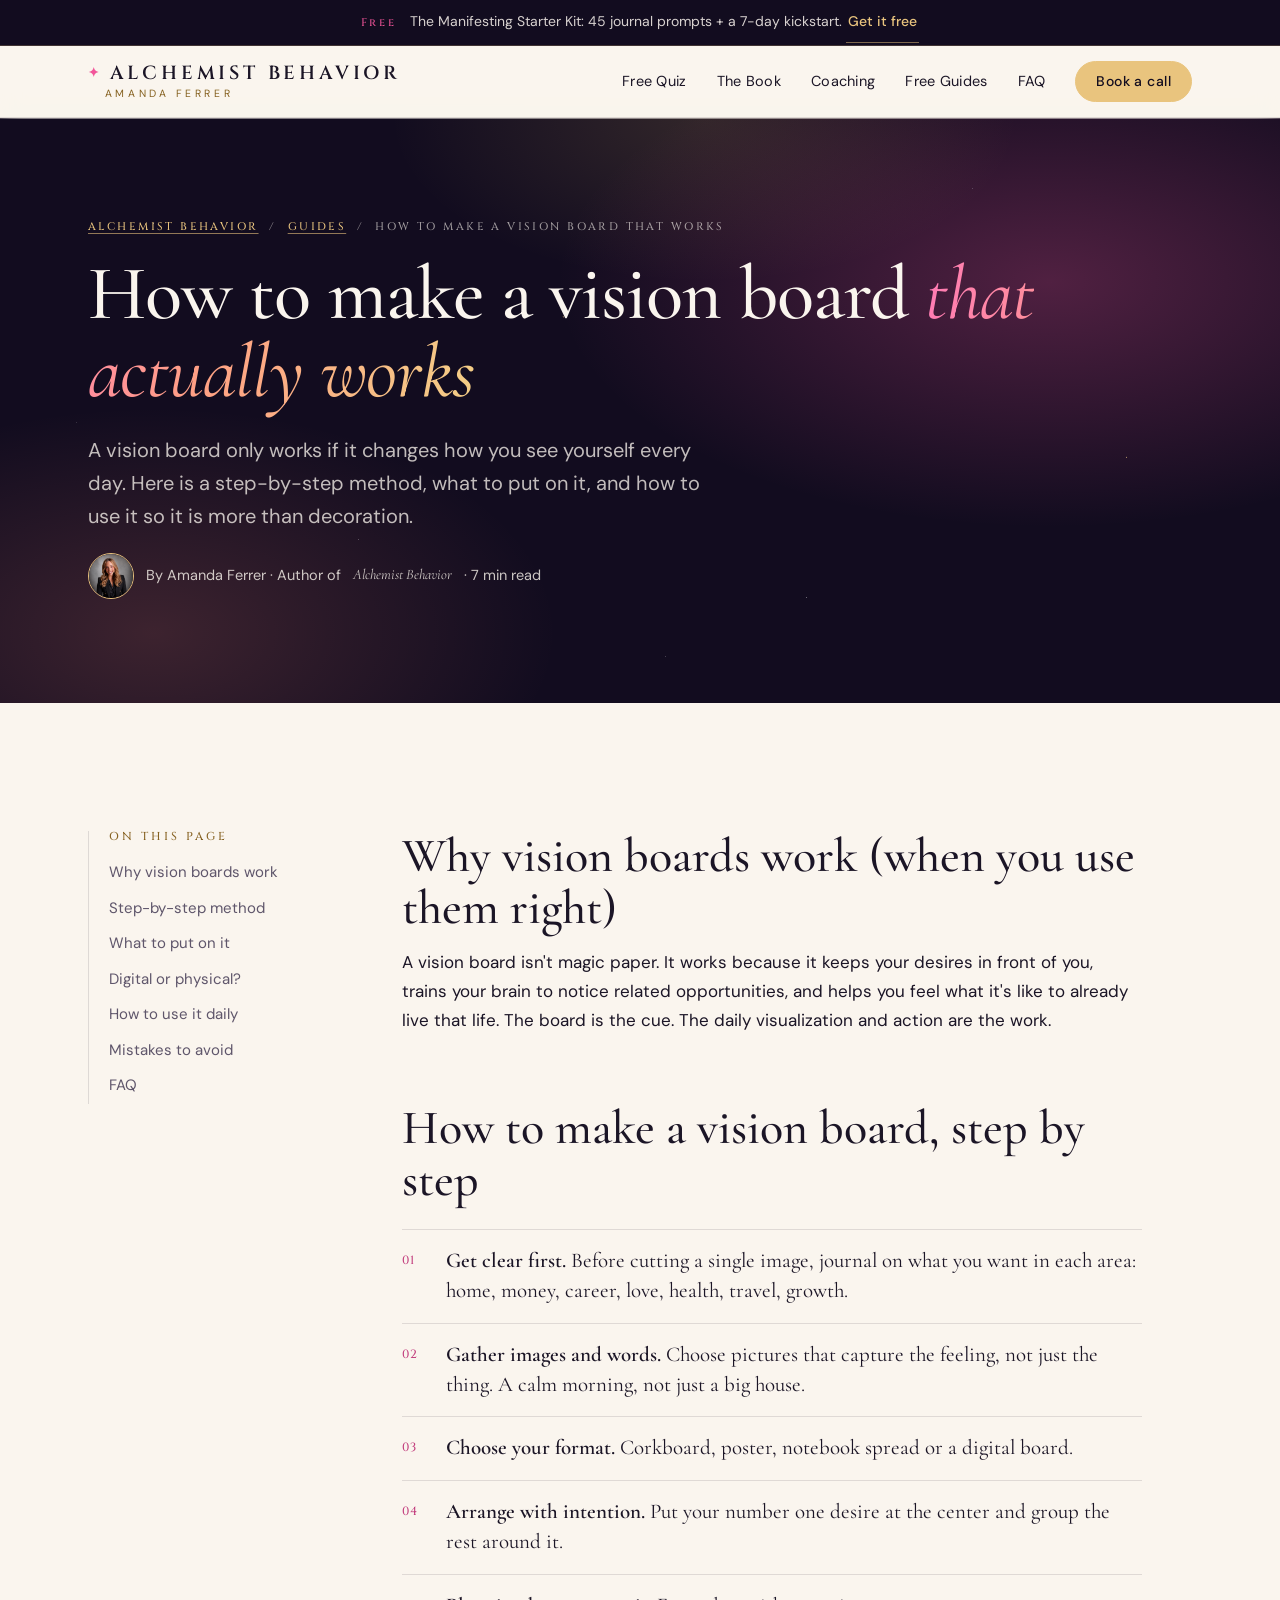
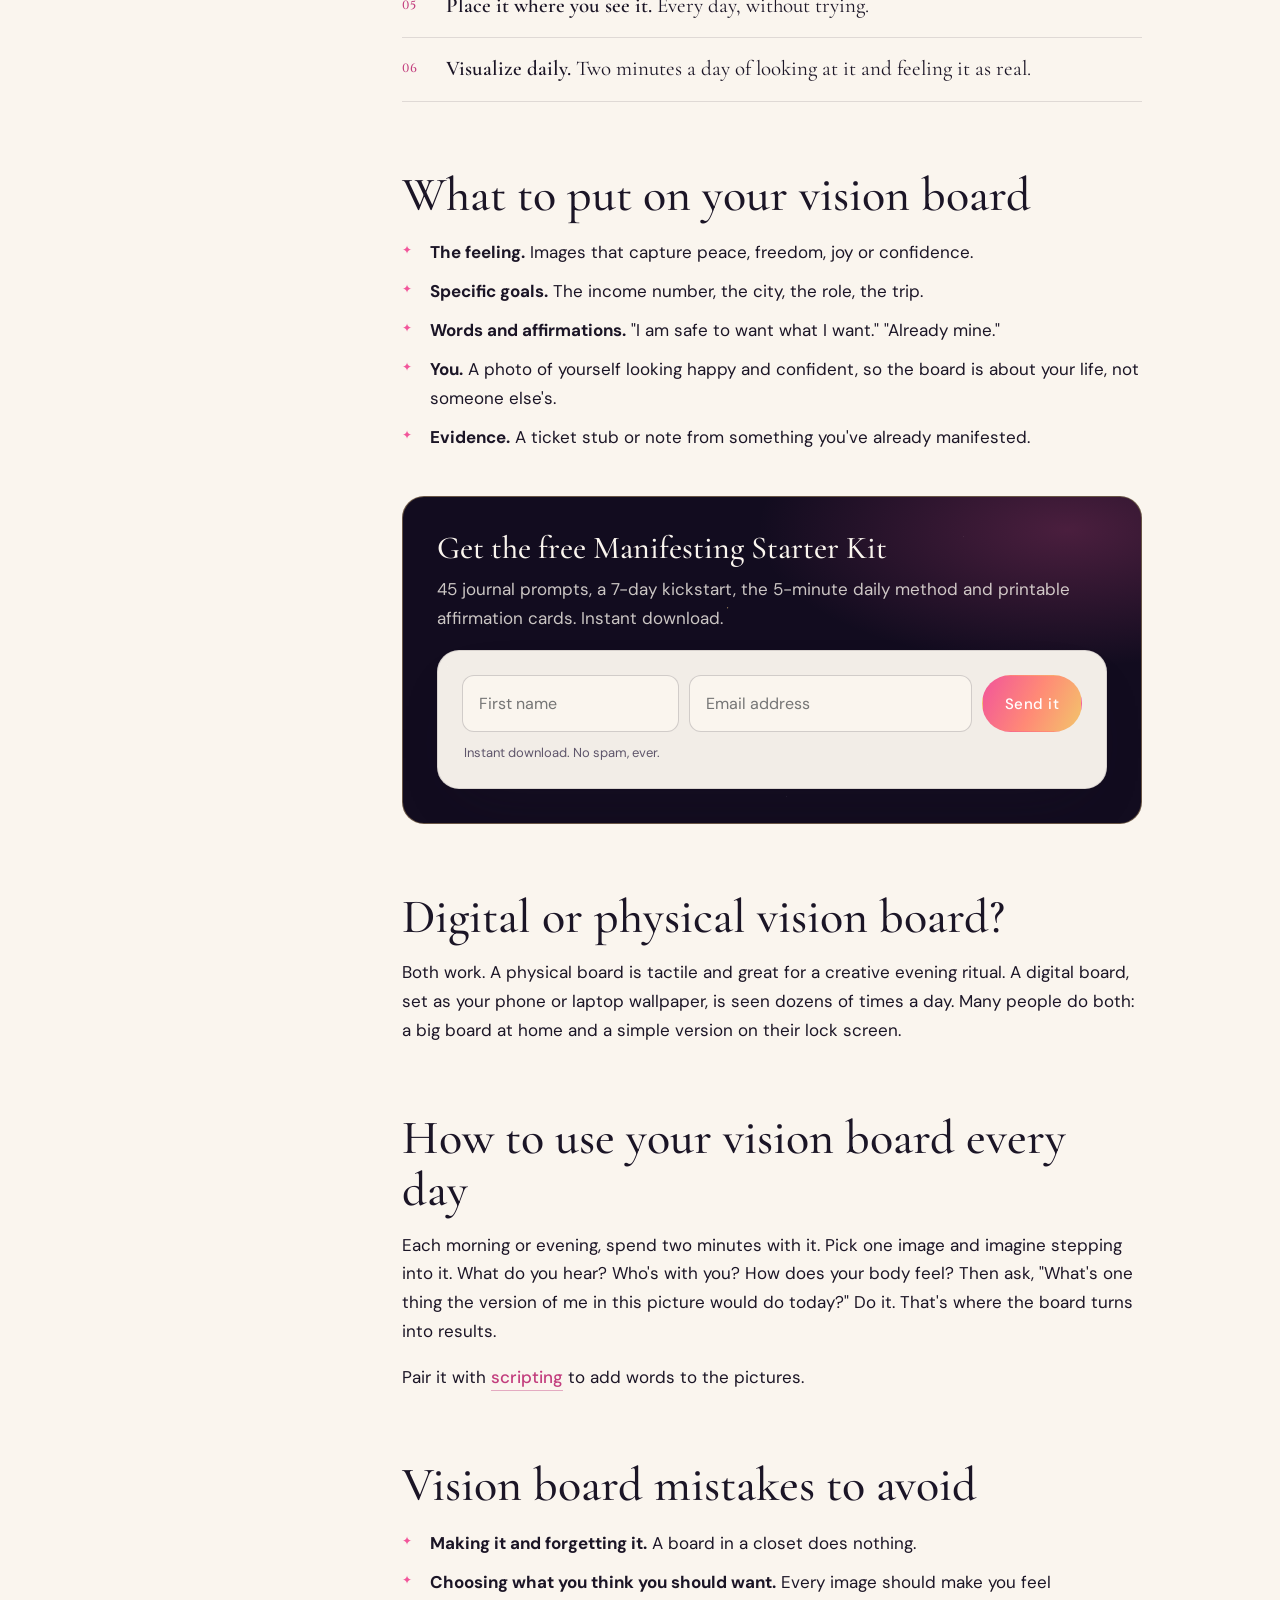
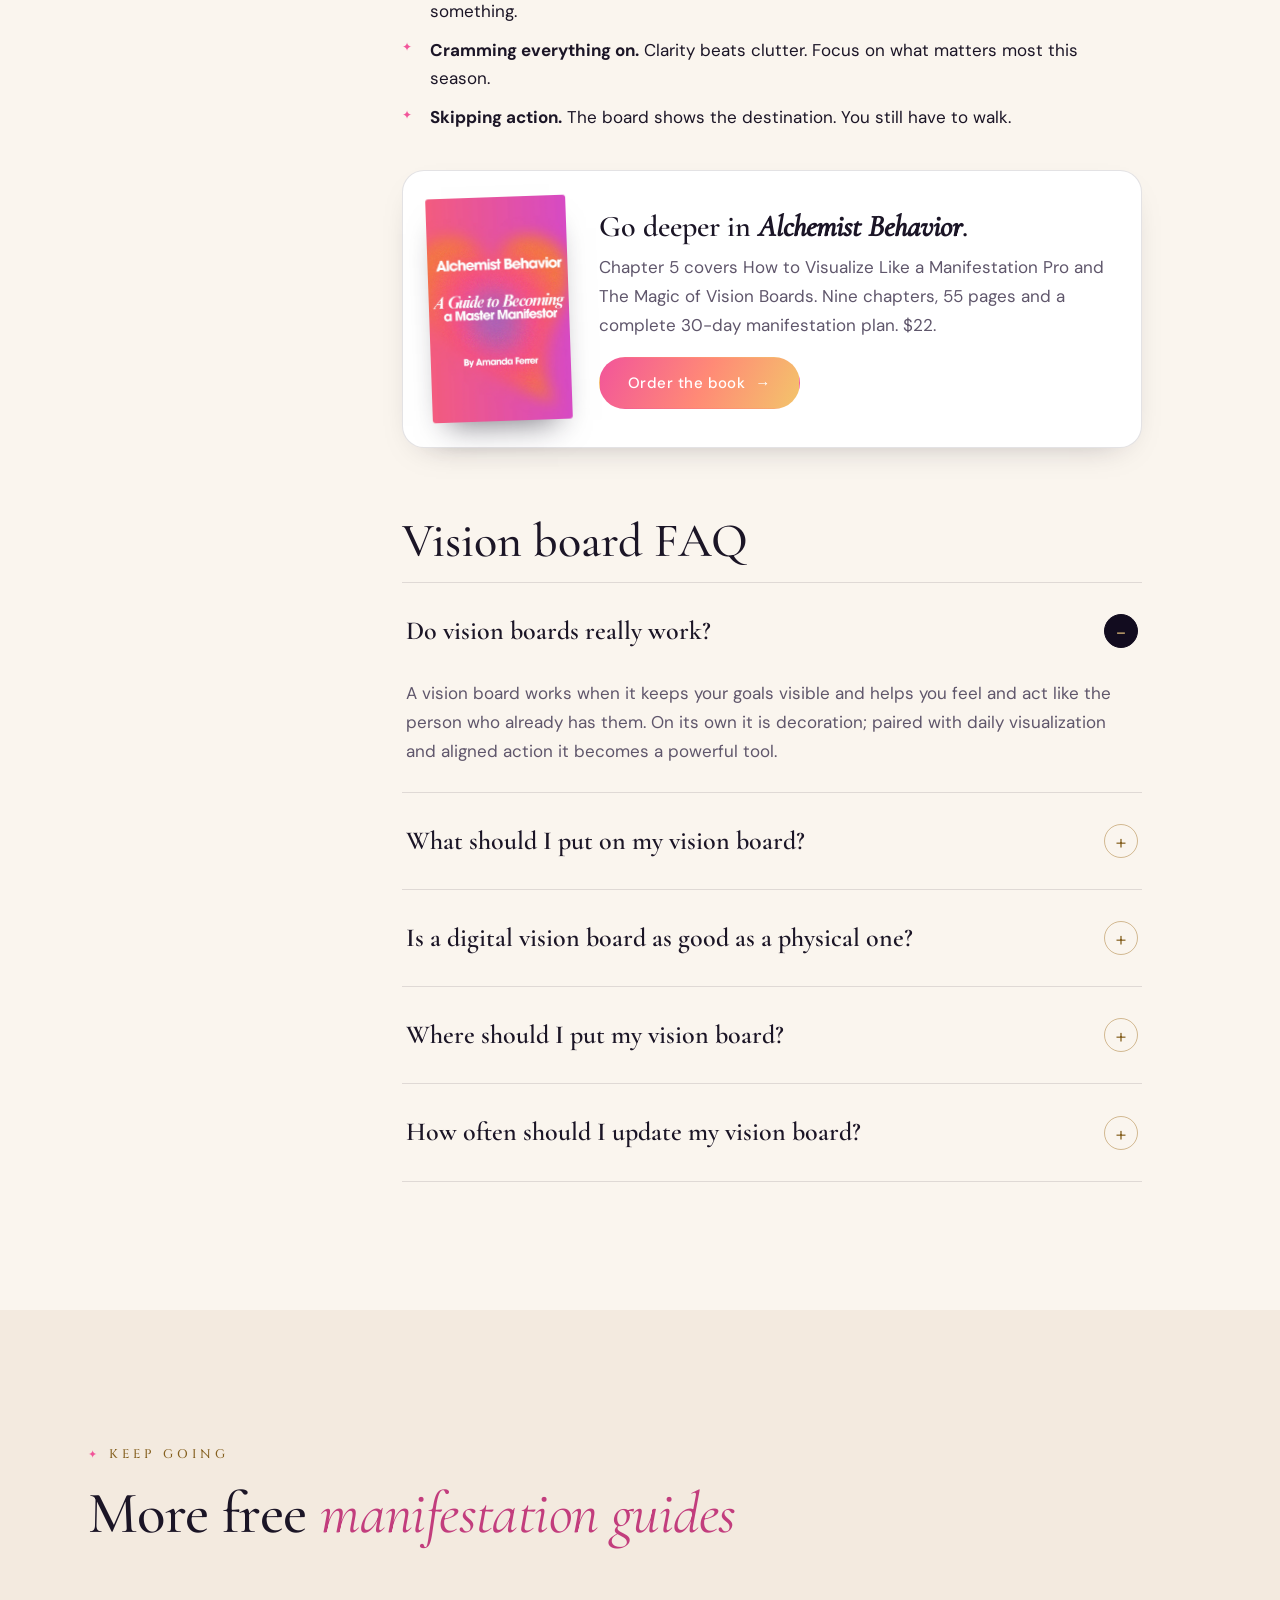
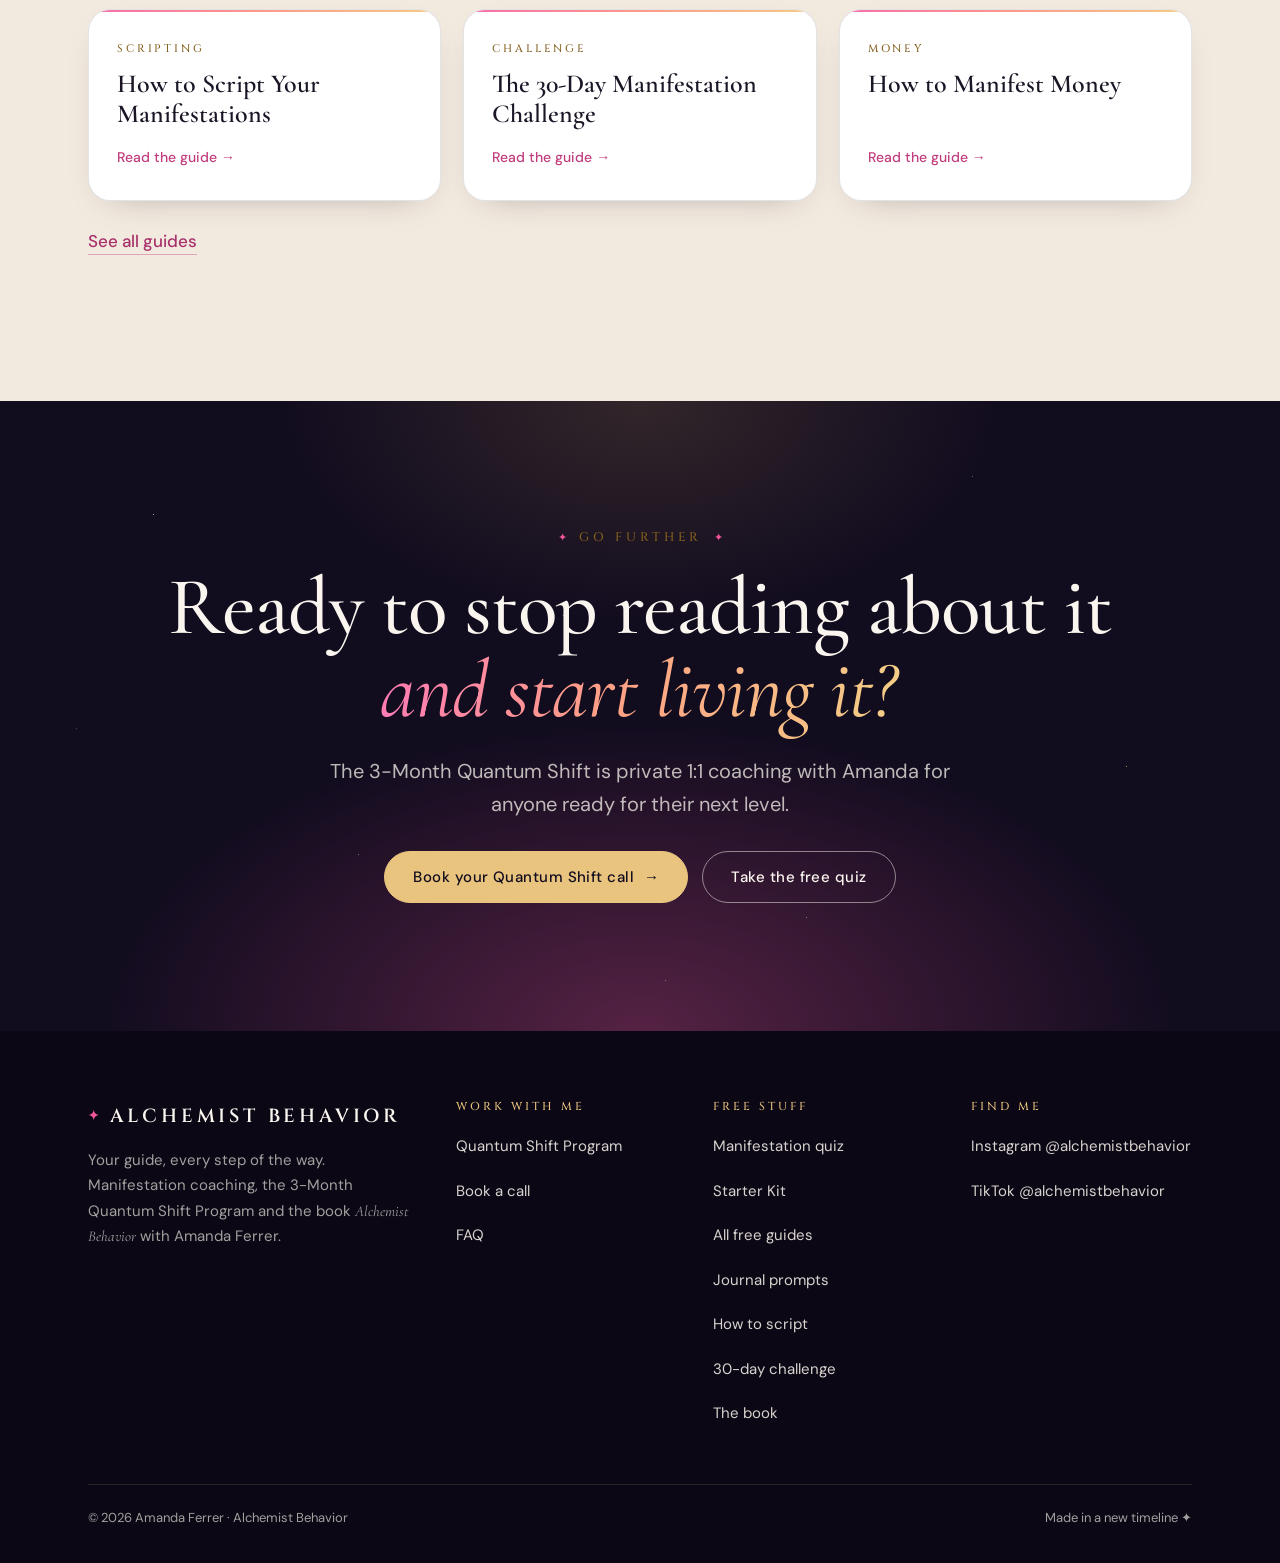
<file: how-to-make-a-vision-board.html>
<!DOCTYPE html>
<html lang="en">
<head>
  <meta charset="utf-8">
  <meta name="viewport" content="width=device-width, initial-scale=1">
  <title>How to Make a Vision Board That Actually Works</title>
  <meta name="description" content="How to make a vision board step by step: what to put on it, digital vs physical boards, where to hang it, and the daily visualization habit that makes it work.">
  <meta name="author" content="Amanda Ferrer">
  <meta name="robots" content="index, follow, max-snippet:-1, max-image-preview:large">
  <link rel="canonical" href="https://www.alchemistbehavior.com/how-to-make-a-vision-board.html">
  <meta name="theme-color" content="#120c1f">
  <link rel="preload" href="site/fonts/cormorant-garamond-latin-500-normal.woff2" as="font" type="font/woff2" crossorigin>
  <link rel="preload" href="site/fonts/dm-sans-latin-400-normal.woff2" as="font" type="font/woff2" crossorigin>
  <link rel="stylesheet" href="site/site.css">
  <link rel="icon" href="data:image/svg+xml,%3Csvg xmlns='http://www.w3.org/2000/svg' viewBox='0 0 64 64'%3E%3Cdefs%3E%3ClinearGradient id='g' x1='0' y1='0' x2='1' y2='1'%3E%3Cstop offset='0' stop-color='%23ff5fae'/%3E%3Cstop offset='1' stop-color='%23ffd95a'/%3E%3C/linearGradient%3E%3C/defs%3E%3Crect width='64' height='64' rx='14' fill='url(%23g)'/%3E%3Cpath d='M32 10l4.5 16.5L53 32l-16.5 4.5L32 53l-4.5-16.5L11 32l16.5-5.5z' fill='%23fff'/%3E%3C/svg%3E">
  <meta property="og:type" content="article">
  <meta property="og:site_name" content="Alchemist Behavior">
  <meta property="og:url" content="https://www.alchemistbehavior.com/how-to-make-a-vision-board.html">
  <meta property="og:title" content="How to Make a Vision Board That Actually Works, Step by Step">
  <meta property="og:description" content="How to make a vision board step by step: what to put on it, digital vs physical boards, where to hang it, and the daily visualization habit that makes it work.">
  <meta property="og:image" content="https://www.alchemistbehavior.com/site/og-image.jpg">
  <meta property="og:image:width" content="1200">
  <meta property="og:image:height" content="630">
  <meta property="article:author" content="Amanda Ferrer">
  <meta property="article:published_time" content="2026-11-08">
  <meta name="twitter:card" content="summary_large_image">
  <meta name="twitter:title" content="How to Make a Vision Board That Actually Works, Step by Step">
  <meta name="twitter:description" content="How to make a vision board step by step: what to put on it, digital vs physical boards, where to hang it, and the daily visualization habit that makes it work.">
  <meta name="twitter:image" content="https://www.alchemistbehavior.com/site/og-image.jpg">
  <script type="application/ld+json">
{
  "@context": "https://schema.org",
  "@graph": [
    {
      "@type": "Article",
      "@id": "https://www.alchemistbehavior.com/how-to-make-a-vision-board.html#article",
      "headline": "How to Make a Vision Board That Actually Works, Step by Step",
      "description": "How to make a vision board step by step: what to put on it, digital vs physical boards, where to hang it, and the daily visualization habit that makes it work.",
      "author": {
        "@type": "Person",
        "@id": "https://www.alchemistbehavior.com/#amanda",
        "name": "Amanda Ferrer",
        "url": "https://www.alchemistbehavior.com/"
      },
      "publisher": {
        "@id": "https://www.alchemistbehavior.com/#org"
      },
      "image": "https://www.alchemistbehavior.com/site/og-image.jpg",
      "datePublished": "2026-11-08",
      "dateModified": "2026-11-08",
      "mainEntityOfPage": "https://www.alchemistbehavior.com/how-to-make-a-vision-board.html",
      "keywords": "how to make a vision board, vision board ideas, vision board manifestation, digital vision board, visualization",
      "isPartOf": {
        "@id": "https://www.alchemistbehavior.com/#website"
      }
    },
    {
      "@type": "BreadcrumbList",
      "itemListElement": [
        {
          "@type": "ListItem",
          "position": 1,
          "name": "Home",
          "item": "https://www.alchemistbehavior.com/"
        },
        {
          "@type": "ListItem",
          "position": 2,
          "name": "Guides",
          "item": "https://www.alchemistbehavior.com/guides.html"
        },
        {
          "@type": "ListItem",
          "position": 3,
          "name": "How to Make a Vision Board That Works",
          "item": "https://www.alchemistbehavior.com/how-to-make-a-vision-board.html"
        }
      ]
    },
    {
      "@type": "FAQPage",
      "mainEntity": [
        {
          "@type": "Question",
          "name": "Do vision boards really work?",
          "acceptedAnswer": {
            "@type": "Answer",
            "text": "A vision board works when it keeps your goals visible and helps you feel and act like the person who already has them. On its own it is decoration; paired with daily visualization and aligned action it becomes a powerful tool."
          }
        },
        {
          "@type": "Question",
          "name": "What should I put on my vision board?",
          "acceptedAnswer": {
            "@type": "Answer",
            "text": "Images and words that capture how you want your life to feel, plus specific goals such as a home, a career milestone, travel, health and relationships. Include yourself, for example a photo of you looking happy and confident."
          }
        },
        {
          "@type": "Question",
          "name": "Is a digital vision board as good as a physical one?",
          "acceptedAnswer": {
            "@type": "Answer",
            "text": "Yes, if you see it daily. Many people use a phone or desktop wallpaper because they look at it dozens of times a day."
          }
        },
        {
          "@type": "Question",
          "name": "Where should I put my vision board?",
          "acceptedAnswer": {
            "@type": "Answer",
            "text": "Somewhere you see it every day without trying, such as your bedroom, desk, bathroom mirror or phone lock screen."
          }
        },
        {
          "@type": "Question",
          "name": "How often should I update my vision board?",
          "acceptedAnswer": {
            "@type": "Answer",
            "text": "Review it every few months or when your goals change. Celebrate what has come true and replace it with your next vision."
          }
        }
      ]
    },
    {
      "@type": "HowTo",
      "name": "How to make a vision board",
      "totalTime": "PT1H",
      "step": [
        {
          "@type": "HowToStep",
          "position": 1,
          "name": "Get clear first",
          "text": "Journal on what you want in each area of life before collecting images."
        },
        {
          "@type": "HowToStep",
          "position": 2,
          "name": "Gather images and words",
          "text": "Collect pictures and phrases that capture how your future life feels, not just what it looks like."
        },
        {
          "@type": "HowToStep",
          "position": 3,
          "name": "Choose a format",
          "text": "Use a physical board, a printed collage or a digital board for your phone background."
        },
        {
          "@type": "HowToStep",
          "position": 4,
          "name": "Arrange with intention",
          "text": "Place your top priority at the center and group the rest by life area."
        },
        {
          "@type": "HowToStep",
          "position": 5,
          "name": "Place it where you see it",
          "text": "Hang it or set it as a wallpaper you see every day."
        },
        {
          "@type": "HowToStep",
          "position": 6,
          "name": "Visualize daily",
          "text": "Spend two minutes each day looking at it and feeling what it is like to already live that life."
        }
      ]
    }
  ]
}
  </script>
</head>
<body>
  <a class="skip" href="#main">Skip to content</a>

  <div class="bar"><b>Free</b> The Manifesting Starter Kit: 45 journal prompts + a 7-day kickstart. <a href="#kit">Get it free</a></div>

  <header class="nav" id="top">
    <div class="wrap nav__inner">
      <a class="brand" href="/"><span class="brand__name">Alchemist Behavior</span><span class="brand__sub">Amanda Ferrer</span></a>
      <button class="nav__toggle" aria-label="Menu" aria-expanded="false" aria-controls="nav-links"><span></span><span></span><span></span></button>
      <nav class="nav__links" id="nav-links" aria-label="Main">
        <a href="/#quiz">Free Quiz</a>
        <a href="/#book">The Book</a>
        <a href="/#program">Coaching</a>
        <a href="guides.html">Free Guides</a>
        <a href="/#faq">FAQ</a>
        <a class="btn btn--sun btn--sm" href="intake.html">Book a call</a>
      </nav>
    </div>
  </header>

  <main id="main">
    <section class="article-hero">
      <div class="wrap">
        <p class="breadcrumbs"><a href="/">Alchemist Behavior</a> &nbsp;/&nbsp; <a href="guides.html">Guides</a> &nbsp;/&nbsp; How to Make a Vision Board That Works</p>
        <h1 class="mega">How to make a vision board <em>that actually works</em></h1>
        <p class="lede">A vision board only works if it changes how you see yourself every day. Here is a step-by-step method, what to put on it, and how to use it so it is more than decoration.</p>
        <p class="byline"><img src="site/amanda-ferrer.jpg" width="46" height="46" alt="Amanda Ferrer">By Amanda Ferrer · Author of <em>Alchemist Behavior</em> · 7 min read</p>
      </div>
    </section>

    <section class="section section--cream">
      <div class="wrap article">
        <aside class="toc" aria-label="On this page">
          <h2>On this page</h2>
          <ol><li><a href="#why">Why vision boards work</a></li><li><a href="#steps">Step-by-step method</a></li><li><a href="#what">What to put on it</a></li><li><a href="#digital">Digital or physical?</a></li><li><a href="#use">How to use it daily</a></li><li><a href="#mistakes">Mistakes to avoid</a></li><li><a href="#faq">FAQ</a></li></ol>
        </aside>
        <article class="prose">
          <h2 id="why">Why vision boards work (when you use them right)</h2>
          <p>A vision board isn't magic paper. It works because it keeps your desires in front of you, trains your brain to notice related opportunities, and helps you feel what it's like to already live that life. The board is the cue. The daily visualization and action are the work.</p>

          <h2 id="steps">How to make a vision board, step by step</h2>
          <ol class="prompts">
            <li><span><strong>Get clear first.</strong> Before cutting a single image, journal on what you want in each area: home, money, career, love, health, travel, growth.</span></li>
            <li><span><strong>Gather images and words.</strong> Choose pictures that capture the feeling, not just the thing. A calm morning, not just a big house.</span></li>
            <li><span><strong>Choose your format.</strong> Corkboard, poster, notebook spread or a digital board.</span></li>
            <li><span><strong>Arrange with intention.</strong> Put your number one desire at the center and group the rest around it.</span></li>
            <li><span><strong>Place it where you see it.</strong> Every day, without trying.</span></li>
            <li><span><strong>Visualize daily.</strong> Two minutes a day of looking at it and feeling it as real.</span></li>
          </ol>

          <h2 id="what">What to put on your vision board</h2>
          <ul class="ticks">
            <li><strong>The feeling.</strong> Images that capture peace, freedom, joy or confidence.</li>
            <li><strong>Specific goals.</strong> The income number, the city, the role, the trip.</li>
            <li><strong>Words and affirmations.</strong> "I am safe to want what I want." "Already mine."</li>
            <li><strong>You.</strong> A photo of yourself looking happy and confident, so the board is about your life, not someone else's.</li>
            <li><strong>Evidence.</strong> A ticket stub or note from something you've already manifested.</li>
          </ul>

          <div class="callout" id="kit">
            <h3>Get the free Manifesting Starter Kit</h3>
            <p>45 journal prompts, a 7-day kickstart, the 5-minute daily method and printable affirmation cards. Instant download.</p>
            <div class="lead" data-lead style="margin-top:10px">
              <form action="https://api.web3forms.com/submit" method="POST">
                <input type="hidden" name="access_key" value="4ab19003-03fb-40d2-b751-9614c69a129e">
                <input type="hidden" name="from_name" value="Alchemist Behavior Website">
                <input type="checkbox" name="botcheck" class="sr-only" tabindex="-1" autocomplete="off" aria-hidden="true">
                <input type="hidden" name="subject" value="New lead: Manifesting Starter Kit (how-to-make-a-vision-board)">
                <input type="hidden" name="source" value="how-to-make-a-vision-board">
                <div class="lead__row">
                  <label class="sr-only" for="g5-name">First name</label><input id="g5-name" name="name" type="text" autocomplete="given-name" placeholder="First name" required>
                  <label class="sr-only" for="g5-email">Email</label><input id="g5-email" name="email" type="email" autocomplete="email" placeholder="Email address" required>
                  <button class="btn btn--pink" type="submit">Send it</button>
                </div>
                <p class="lead__status" role="status" aria-live="polite"></p>
                <p class="lead__fine">Instant download. No spam, ever.</p>
              </form>
              <div class="lead__done"><h3>It's yours ✦</h3><p>Your kit is ready.</p><a class="btn btn--sun" href="site/manifesting-starter-kit.pdf" download>Download the kit</a></div>
            </div>
          </div>

          <h2 id="digital">Digital or physical vision board?</h2>
          <p>Both work. A physical board is tactile and great for a creative evening ritual. A digital board, set as your phone or laptop wallpaper, is seen dozens of times a day. Many people do both: a big board at home and a simple version on their lock screen.</p>

          <h2 id="use">How to use your vision board every day</h2>
          <p>Each morning or evening, spend two minutes with it. Pick one image and imagine stepping into it. What do you hear? Who's with you? How does your body feel? Then ask, "What's one thing the version of me in this picture would do today?" Do it. That's where the board turns into results.</p>
          <p>Pair it with <a class="textlink" href="how-to-script-manifestation.html">scripting</a> to add words to the pictures.</p>

          <h2 id="mistakes">Vision board mistakes to avoid</h2>
          <ul class="ticks">
            <li><strong>Making it and forgetting it.</strong> A board in a closet does nothing.</li>
            <li><strong>Choosing what you think you should want.</strong> Every image should make you feel something.</li>
            <li><strong>Cramming everything on.</strong> Clarity beats clutter. Focus on what matters most this season.</li>
            <li><strong>Skipping action.</strong> The board shows the destination. You still have to walk.</li>
          </ul>
          <div class="mini-book">
            <img src="site/book-cover.webp" width="900" height="1440" loading="lazy" alt="Alchemist Behavior book cover">
            <div>
              <p class="h3" style="margin-bottom:8px">Go deeper in <em>Alchemist Behavior</em>.</p>
              <p style="color:var(--ink-soft)">Chapter 5 covers How to Visualize Like a Manifestation Pro and The Magic of Vision Boards. Nine chapters, 55 pages and a complete 30-day manifestation plan. $22.</p>
              <a class="btn btn--pink" href="/#book">Order the book <span class="arrow" aria-hidden="true">→</span></a>
            </div>
          </div>

          <h2 id="faq">Vision board FAQ</h2>
          <div class="faq" style="margin:0"><details open><summary>Do vision boards really work?</summary><div><p>A vision board works when it keeps your goals visible and helps you feel and act like the person who already has them. On its own it is decoration; paired with daily visualization and aligned action it becomes a powerful tool.</p></div></details><details><summary>What should I put on my vision board?</summary><div><p>Images and words that capture how you want your life to feel, plus specific goals such as a home, a career milestone, travel, health and relationships. Include yourself, for example a photo of you looking happy and confident.</p></div></details><details><summary>Is a digital vision board as good as a physical one?</summary><div><p>Yes, if you see it daily. Many people use a phone or desktop wallpaper because they look at it dozens of times a day.</p></div></details><details><summary>Where should I put my vision board?</summary><div><p>Somewhere you see it every day without trying, such as your bedroom, desk, bathroom mirror or phone lock screen.</p></div></details><details><summary>How often should I update my vision board?</summary><div><p>Review it every few months or when your goals change. Celebrate what has come true and replace it with your next vision.</p></div></details></div>
        </article>
      </div>
    </section>

<section class="section section--blush"><div class="wrap"><div class="section__head"><span class="eyebrow">Keep going</span><h2 class="h2">More free <em>manifestation guides</em></h2></div><div class="guide-grid"><a class="guide-card" href="how-to-script-manifestation.html"><span class="guide-card__k">Scripting</span><span class="guide-card__t">How to Script Your Manifestations</span><span class="guide-card__go">Read the guide →</span></a><a class="guide-card" href="30-day-manifestation-challenge.html"><span class="guide-card__k">Challenge</span><span class="guide-card__t">The 30-Day Manifestation Challenge</span><span class="guide-card__go">Read the guide →</span></a><a class="guide-card" href="how-to-manifest-money.html"><span class="guide-card__k">Money</span><span class="guide-card__t">How to Manifest Money</span><span class="guide-card__go">Read the guide →</span></a></div><p style="margin-top:26px"><a class="textlink" href="guides.html">See all guides</a></p></div></section>

    <section class="section closing">
      <div class="wrap">
        <span class="eyebrow eyebrow--center">Go further</span>
        <h2 class="mega">Ready to stop reading about it <em>and start living it?</em></h2>
        <p class="lede">The 3-Month Quantum Shift is private 1:1 coaching with Amanda for anyone ready for their next level.</p>
        <div class="closing__ctas"><a class="btn btn--gold" href="intake.html">Book your Quantum Shift call <span class="arrow" aria-hidden="true">→</span></a><a class="btn btn--ghost" href="/#quiz">Take the free quiz</a></div>
      </div>
    </section>
  </main>

  <footer class="footer">
    <div class="wrap">
      <div class="footer__grid">
        <div>
          <a class="brand" href="/"><span class="brand__name">Alchemist Behavior</span></a>
          <p style="max-width:380px">Your guide, every step of the way. Manifestation coaching, the 3-Month Quantum Shift Program and the book <em>Alchemist Behavior</em> with Amanda Ferrer.</p>
        </div>
        <div><h4>Work with me</h4><ul><li><a href="/#program">Quantum Shift Program</a></li><li><a href="intake.html">Book a call</a></li><li><a href="/#faq">FAQ</a></li></ul></div>
        <div><h4>Free stuff</h4><ul><li><a href="/#quiz">Manifestation quiz</a></li><li><a href="/#kit">Starter Kit</a></li><li><a href="guides.html">All free guides</a></li><li><a href="manifestation-journal-prompts.html">Journal prompts</a></li><li><a href="how-to-script-manifestation.html">How to script</a></li><li><a href="30-day-manifestation-challenge.html">30-day challenge</a></li><li><a href="/#book">The book</a></li></ul></div>
        <div><h4>Find me</h4><ul><li><a href="https://www.instagram.com/alchemistbehavior" target="_blank" rel="noopener">Instagram @alchemistbehavior</a></li><li><a href="https://www.tiktok.com/@alchemistbehavior" target="_blank" rel="noopener">TikTok @alchemistbehavior</a></li></ul></div>
      </div>
      <div class="footer__base"><span>© 2026 Amanda Ferrer · Alchemist Behavior</span><span>Made in a new timeline ✦</span></div>
    </div>
  </footer>

  <!-- Mobile sticky CTA -->
  <div class="mbar">
    <a class="btn btn--sun" href="#kit">Free kit</a>
    <a class="btn btn--pink" href="intake.html">Book a call</a>
  </div>

  <script src="site/site.js" defer></script>
</body>
</html>
</file>
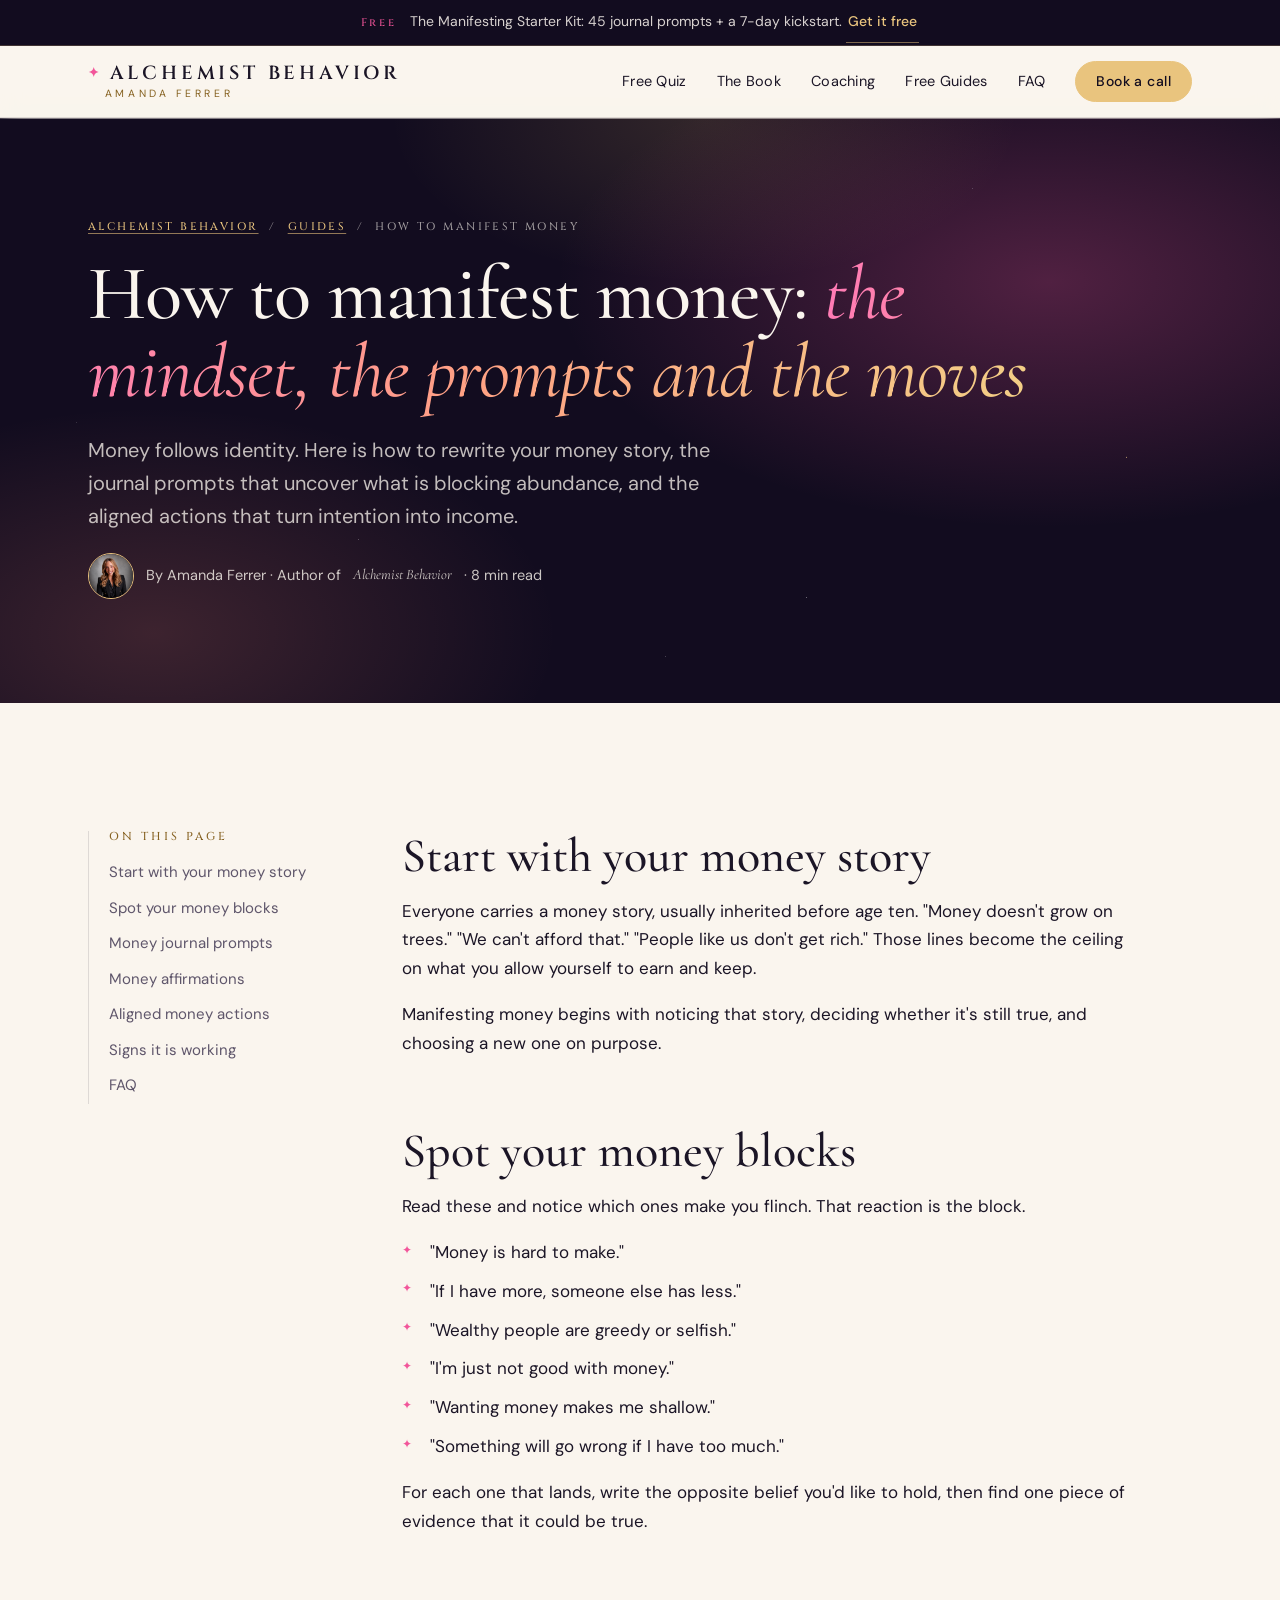
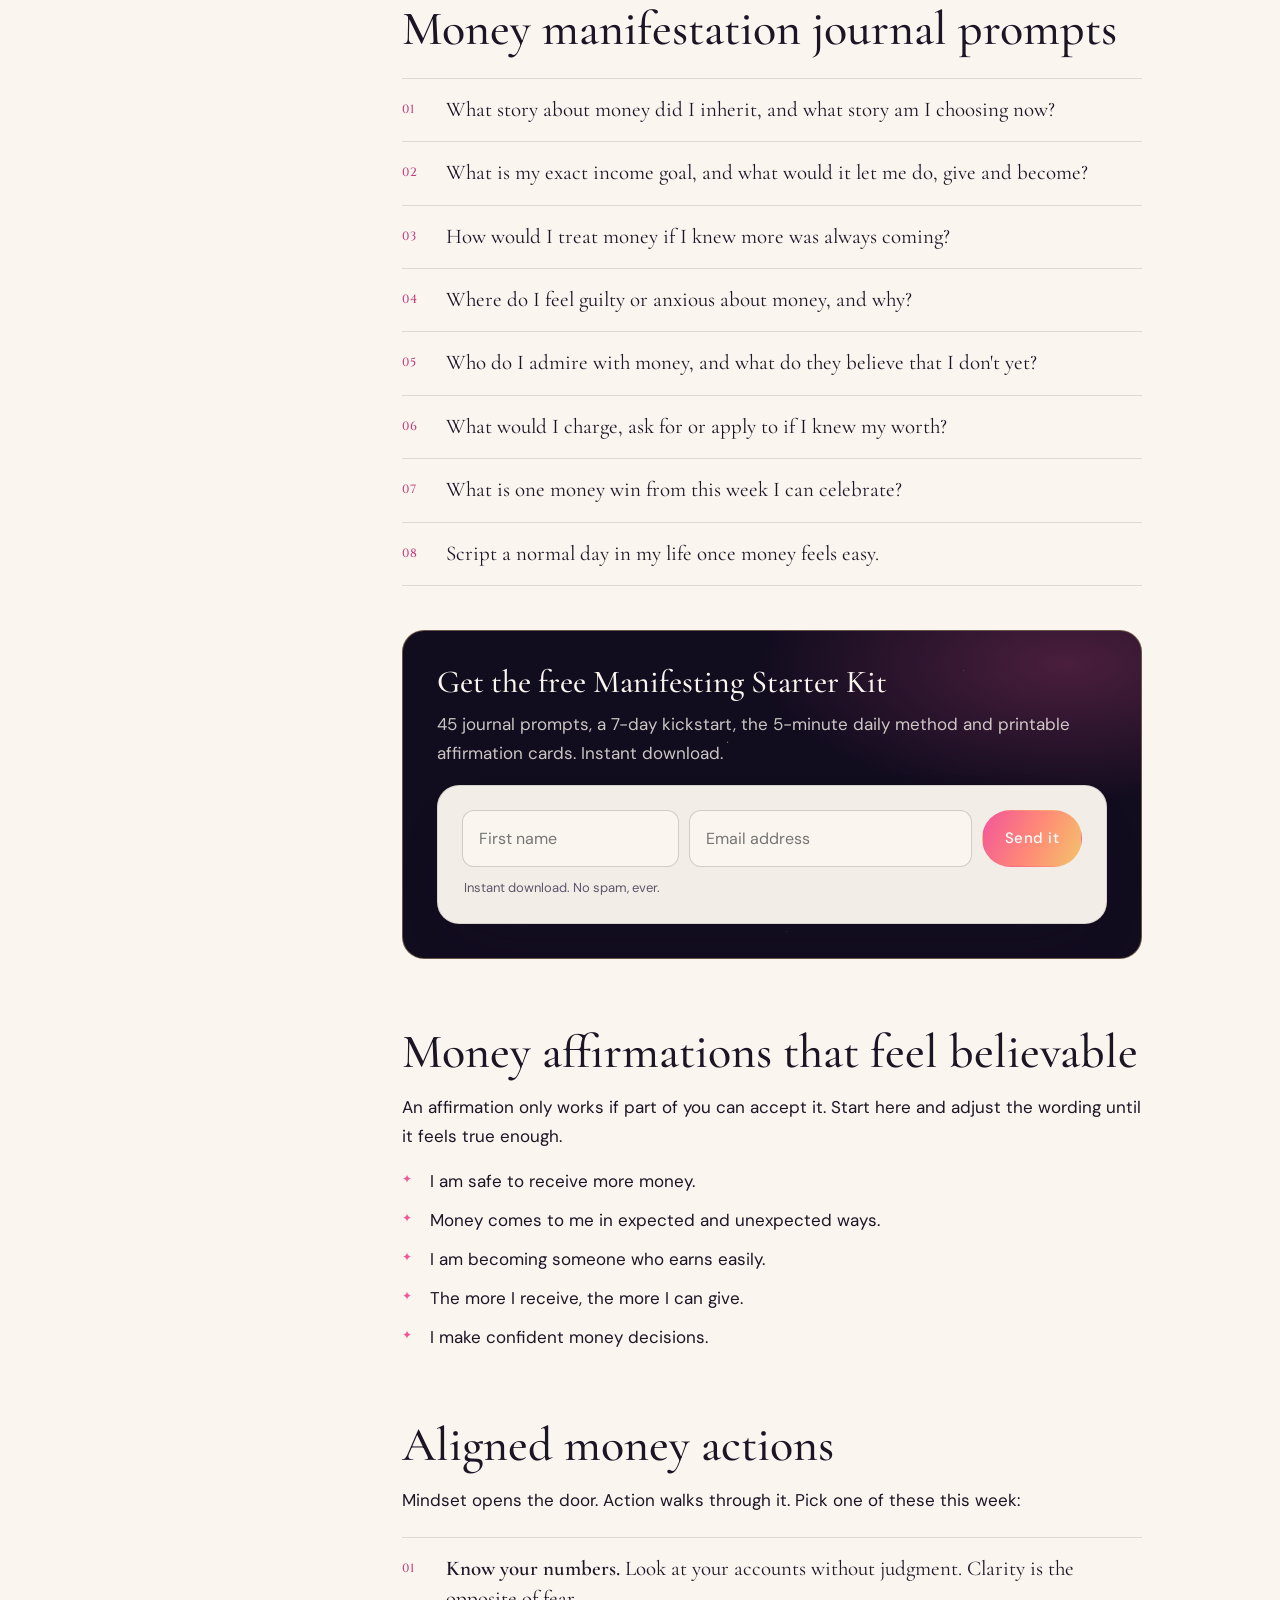
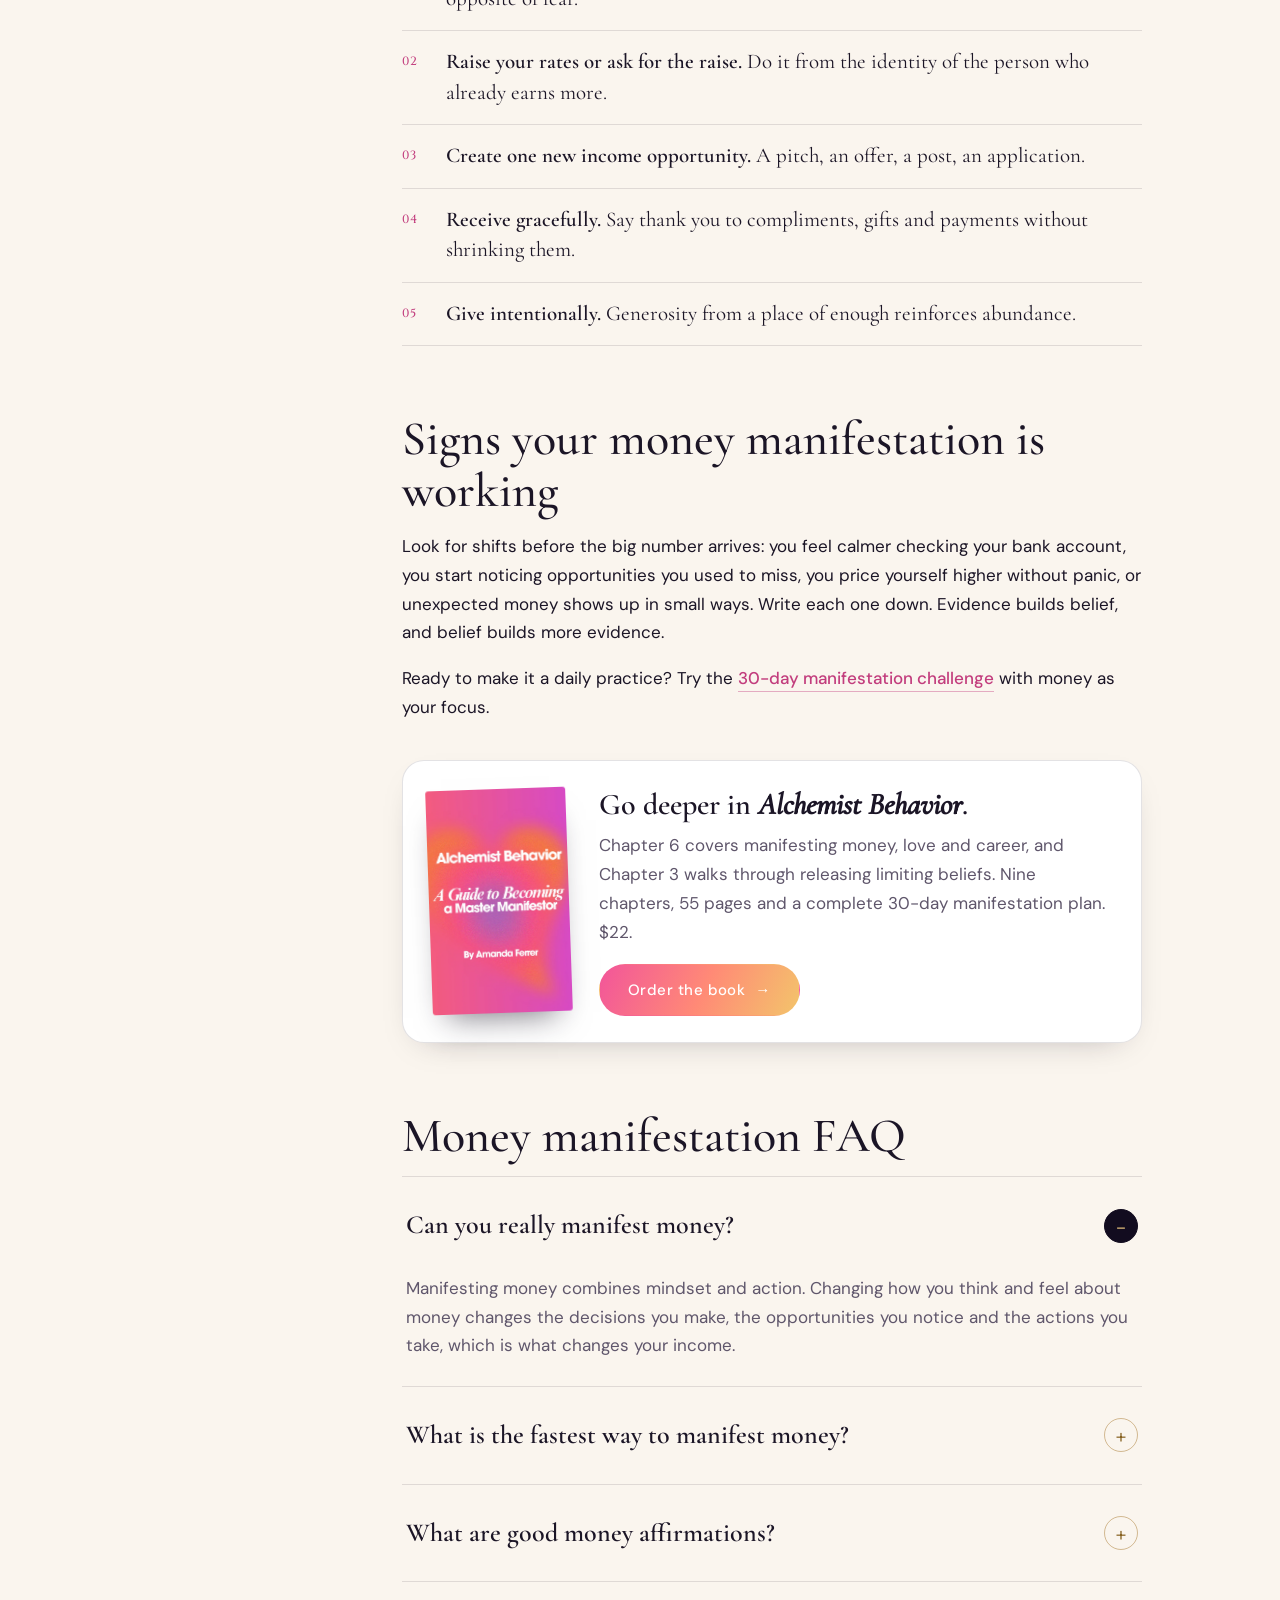
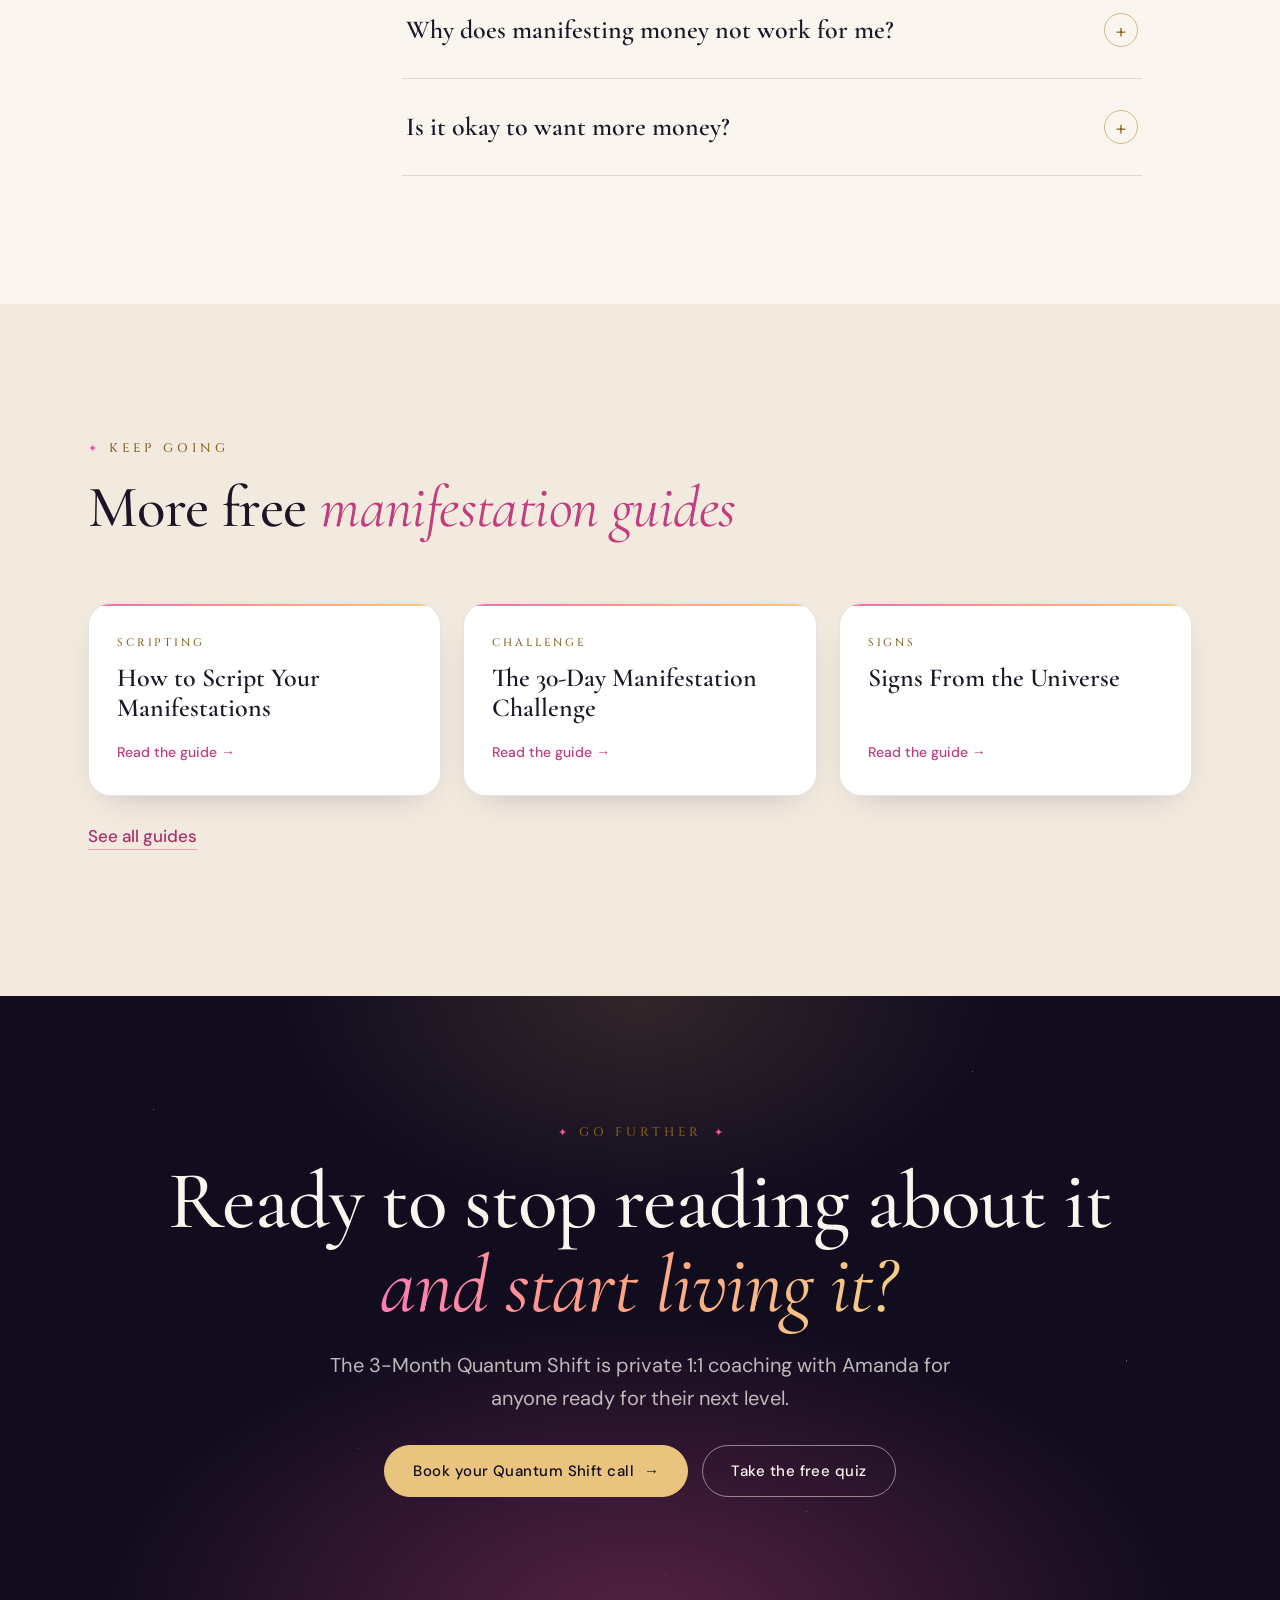
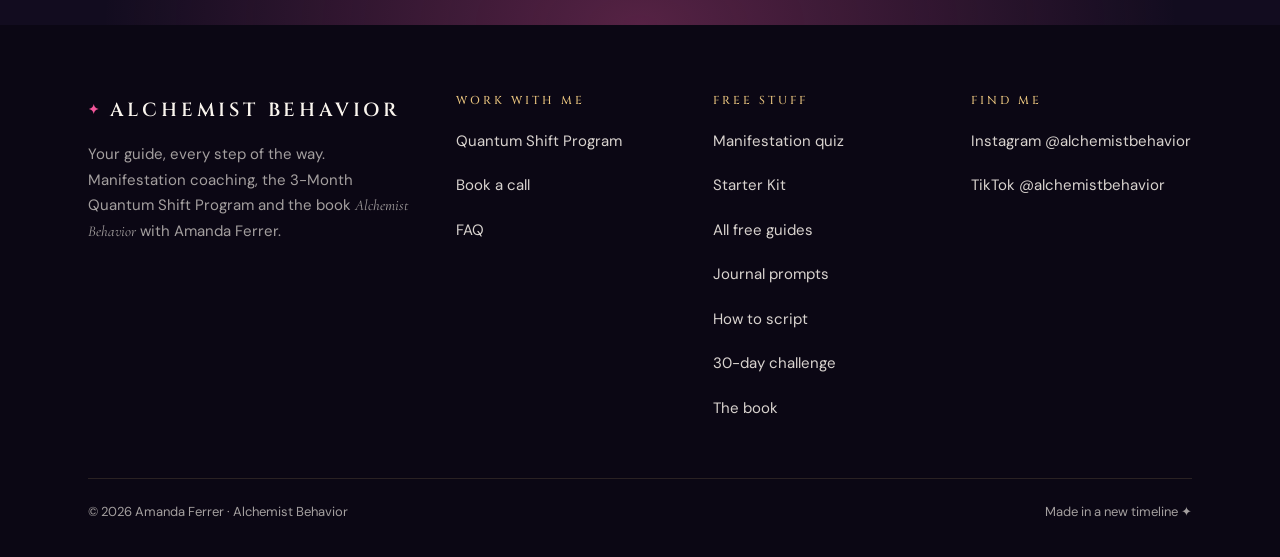
<file: how-to-manifest-money.html>
<!DOCTYPE html>
<html lang="en">
<head>
  <meta charset="utf-8">
  <meta name="viewport" content="width=device-width, initial-scale=1">
  <title>How to Manifest Money: Mindset, Prompts &amp; Action</title>
  <meta name="description" content="How to manifest money in a practical way: rewrite your money story, use money manifestation journal prompts and affirmations, and take aligned action.">
  <meta name="author" content="Amanda Ferrer">
  <meta name="robots" content="index, follow, max-snippet:-1, max-image-preview:large">
  <link rel="canonical" href="https://www.alchemistbehavior.com/how-to-manifest-money.html">
  <meta name="theme-color" content="#120c1f">
  <link rel="preload" href="site/fonts/cormorant-garamond-latin-500-normal.woff2" as="font" type="font/woff2" crossorigin>
  <link rel="preload" href="site/fonts/dm-sans-latin-400-normal.woff2" as="font" type="font/woff2" crossorigin>
  <link rel="stylesheet" href="site/site.css">
  <link rel="icon" href="data:image/svg+xml,%3Csvg xmlns='http://www.w3.org/2000/svg' viewBox='0 0 64 64'%3E%3Cdefs%3E%3ClinearGradient id='g' x1='0' y1='0' x2='1' y2='1'%3E%3Cstop offset='0' stop-color='%23ff5fae'/%3E%3Cstop offset='1' stop-color='%23ffd95a'/%3E%3C/linearGradient%3E%3C/defs%3E%3Crect width='64' height='64' rx='14' fill='url(%23g)'/%3E%3Cpath d='M32 10l4.5 16.5L53 32l-16.5 4.5L32 53l-4.5-16.5L11 32l16.5-5.5z' fill='%23fff'/%3E%3C/svg%3E">
  <meta property="og:type" content="article">
  <meta property="og:site_name" content="Alchemist Behavior">
  <meta property="og:url" content="https://www.alchemistbehavior.com/how-to-manifest-money.html">
  <meta property="og:title" content="How to Manifest Money: Mindset Shifts, Journal Prompts and Aligned Action">
  <meta property="og:description" content="How to manifest money in a practical way: rewrite your money story, use money manifestation journal prompts and affirmations, and take aligned action.">
  <meta property="og:image" content="https://www.alchemistbehavior.com/site/og-image.jpg">
  <meta property="og:image:width" content="1200">
  <meta property="og:image:height" content="630">
  <meta property="article:author" content="Amanda Ferrer">
  <meta property="article:published_time" content="2026-11-08">
  <meta name="twitter:card" content="summary_large_image">
  <meta name="twitter:title" content="How to Manifest Money: Mindset Shifts, Journal Prompts and Aligned Action">
  <meta name="twitter:description" content="How to manifest money in a practical way: rewrite your money story, use money manifestation journal prompts and affirmations, and take aligned action.">
  <meta name="twitter:image" content="https://www.alchemistbehavior.com/site/og-image.jpg">
  <script type="application/ld+json">
{
  "@context": "https://schema.org",
  "@graph": [
    {
      "@type": "Article",
      "@id": "https://www.alchemistbehavior.com/how-to-manifest-money.html#article",
      "headline": "How to Manifest Money: Mindset Shifts, Journal Prompts and Aligned Action",
      "description": "How to manifest money in a practical way: rewrite your money story, use money manifestation journal prompts and affirmations, and take aligned action.",
      "author": {
        "@type": "Person",
        "@id": "https://www.alchemistbehavior.com/#amanda",
        "name": "Amanda Ferrer",
        "url": "https://www.alchemistbehavior.com/"
      },
      "publisher": {
        "@id": "https://www.alchemistbehavior.com/#org"
      },
      "image": "https://www.alchemistbehavior.com/site/og-image.jpg",
      "datePublished": "2026-11-08",
      "dateModified": "2026-11-08",
      "mainEntityOfPage": "https://www.alchemistbehavior.com/how-to-manifest-money.html",
      "keywords": "how to manifest money, manifest money, money manifestation, money affirmations, money journal prompts, abundance mindset",
      "isPartOf": {
        "@id": "https://www.alchemistbehavior.com/#website"
      }
    },
    {
      "@type": "BreadcrumbList",
      "itemListElement": [
        {
          "@type": "ListItem",
          "position": 1,
          "name": "Home",
          "item": "https://www.alchemistbehavior.com/"
        },
        {
          "@type": "ListItem",
          "position": 2,
          "name": "Guides",
          "item": "https://www.alchemistbehavior.com/guides.html"
        },
        {
          "@type": "ListItem",
          "position": 3,
          "name": "How to Manifest Money",
          "item": "https://www.alchemistbehavior.com/how-to-manifest-money.html"
        }
      ]
    },
    {
      "@type": "FAQPage",
      "mainEntity": [
        {
          "@type": "Question",
          "name": "Can you really manifest money?",
          "acceptedAnswer": {
            "@type": "Answer",
            "text": "Manifesting money combines mindset and action. Changing how you think and feel about money changes the decisions you make, the opportunities you notice and the actions you take, which is what changes your income."
          }
        },
        {
          "@type": "Question",
          "name": "What is the fastest way to manifest money?",
          "acceptedAnswer": {
            "@type": "Answer",
            "text": "There is no shortcut that skips action. The quickest shifts usually come from clarifying a specific number, removing one limiting money belief, and taking one bold step such as raising your rates, applying for the role or pitching the client."
          }
        },
        {
          "@type": "Question",
          "name": "What are good money affirmations?",
          "acceptedAnswer": {
            "@type": "Answer",
            "text": "Choose affirmations you can believe, such as \"Money comes to me in expected and unexpected ways\" or \"I am safe to receive more.\" Say them daily and pair them with an action."
          }
        },
        {
          "@type": "Question",
          "name": "Why does manifesting money not work for me?",
          "acceptedAnswer": {
            "@type": "Answer",
            "text": "Often a hidden belief, like \"money is hard\" or \"rich people are selfish,\" is quietly undoing your intention. The journal prompts in this guide help you find and rewrite those beliefs."
          }
        },
        {
          "@type": "Question",
          "name": "Is it okay to want more money?",
          "acceptedAnswer": {
            "@type": "Answer",
            "text": "Yes. Wanting money to support yourself, your family and the life you love is healthy. Shame around wanting money is one of the most common blocks to receiving it."
          }
        }
      ]
    }
  ]
}
  </script>
</head>
<body>
  <a class="skip" href="#main">Skip to content</a>

  <div class="bar"><b>Free</b> The Manifesting Starter Kit: 45 journal prompts + a 7-day kickstart. <a href="#kit">Get it free</a></div>

  <header class="nav" id="top">
    <div class="wrap nav__inner">
      <a class="brand" href="/"><span class="brand__name">Alchemist Behavior</span><span class="brand__sub">Amanda Ferrer</span></a>
      <button class="nav__toggle" aria-label="Menu" aria-expanded="false" aria-controls="nav-links"><span></span><span></span><span></span></button>
      <nav class="nav__links" id="nav-links" aria-label="Main">
        <a href="/#quiz">Free Quiz</a>
        <a href="/#book">The Book</a>
        <a href="/#program">Coaching</a>
        <a href="guides.html">Free Guides</a>
        <a href="/#faq">FAQ</a>
        <a class="btn btn--sun btn--sm" href="intake.html">Book a call</a>
      </nav>
    </div>
  </header>

  <main id="main">
    <section class="article-hero">
      <div class="wrap">
        <p class="breadcrumbs"><a href="/">Alchemist Behavior</a> &nbsp;/&nbsp; <a href="guides.html">Guides</a> &nbsp;/&nbsp; How to Manifest Money</p>
        <h1 class="mega">How to manifest money: <em>the mindset, the prompts and the moves</em></h1>
        <p class="lede">Money follows identity. Here is how to rewrite your money story, the journal prompts that uncover what is blocking abundance, and the aligned actions that turn intention into income.</p>
        <p class="byline"><img src="site/amanda-ferrer.jpg" width="46" height="46" alt="Amanda Ferrer">By Amanda Ferrer · Author of <em>Alchemist Behavior</em> · 8 min read</p>
      </div>
    </section>

    <section class="section section--cream">
      <div class="wrap article">
        <aside class="toc" aria-label="On this page">
          <h2>On this page</h2>
          <ol><li><a href="#story">Start with your money story</a></li><li><a href="#beliefs">Spot your money blocks</a></li><li><a href="#prompts">Money journal prompts</a></li><li><a href="#affirmations">Money affirmations</a></li><li><a href="#action">Aligned money actions</a></li><li><a href="#signs">Signs it is working</a></li><li><a href="#faq">FAQ</a></li></ol>
        </aside>
        <article class="prose">
          <h2 id="story">Start with your money story</h2>
          <p>Everyone carries a money story, usually inherited before age ten. "Money doesn't grow on trees." "We can't afford that." "People like us don't get rich." Those lines become the ceiling on what you allow yourself to earn and keep.</p>
          <p>Manifesting money begins with noticing that story, deciding whether it's still true, and choosing a new one on purpose.</p>

          <h2 id="beliefs">Spot your money blocks</h2>
          <p>Read these and notice which ones make you flinch. That reaction is the block.</p>
          <ul class="ticks">
            <li>"Money is hard to make."</li>
            <li>"If I have more, someone else has less."</li>
            <li>"Wealthy people are greedy or selfish."</li>
            <li>"I'm just not good with money."</li>
            <li>"Wanting money makes me shallow."</li>
            <li>"Something will go wrong if I have too much."</li>
          </ul>
          <p>For each one that lands, write the opposite belief you'd like to hold, then find one piece of evidence that it could be true.</p>

          <h2 id="prompts">Money manifestation journal prompts</h2>
          <ol class="prompts">
            <li>What story about money did I inherit, and what story am I choosing now?</li>
            <li>What is my exact income goal, and what would it let me do, give and become?</li>
            <li>How would I treat money if I knew more was always coming?</li>
            <li>Where do I feel guilty or anxious about money, and why?</li>
            <li>Who do I admire with money, and what do they believe that I don't yet?</li>
            <li>What would I charge, ask for or apply to if I knew my worth?</li>
            <li>What is one money win from this week I can celebrate?</li>
            <li>Script a normal day in my life once money feels easy.</li>
          </ol>

          <div class="callout" id="kit">
            <h3>Get the free Manifesting Starter Kit</h3>
            <p>45 journal prompts, a 7-day kickstart, the 5-minute daily method and printable affirmation cards. Instant download.</p>
            <div class="lead" data-lead style="margin-top:10px">
              <form action="https://api.web3forms.com/submit" method="POST">
                <input type="hidden" name="access_key" value="4ab19003-03fb-40d2-b751-9614c69a129e">
                <input type="hidden" name="from_name" value="Alchemist Behavior Website">
                <input type="checkbox" name="botcheck" class="sr-only" tabindex="-1" autocomplete="off" aria-hidden="true">
                <input type="hidden" name="subject" value="New lead: Manifesting Starter Kit (how-to-manifest-money)">
                <input type="hidden" name="source" value="how-to-manifest-money">
                <div class="lead__row">
                  <label class="sr-only" for="g3-name">First name</label><input id="g3-name" name="name" type="text" autocomplete="given-name" placeholder="First name" required>
                  <label class="sr-only" for="g3-email">Email</label><input id="g3-email" name="email" type="email" autocomplete="email" placeholder="Email address" required>
                  <button class="btn btn--pink" type="submit">Send it</button>
                </div>
                <p class="lead__status" role="status" aria-live="polite"></p>
                <p class="lead__fine">Instant download. No spam, ever.</p>
              </form>
              <div class="lead__done"><h3>It's yours ✦</h3><p>Your kit is ready.</p><a class="btn btn--sun" href="site/manifesting-starter-kit.pdf" download>Download the kit</a></div>
            </div>
          </div>

          <h2 id="affirmations">Money affirmations that feel believable</h2>
          <p>An affirmation only works if part of you can accept it. Start here and adjust the wording until it feels true enough.</p>
          <ul class="ticks">
            <li>I am safe to receive more money.</li>
            <li>Money comes to me in expected and unexpected ways.</li>
            <li>I am becoming someone who earns easily.</li>
            <li>The more I receive, the more I can give.</li>
            <li>I make confident money decisions.</li>
          </ul>

          <h2 id="action">Aligned money actions</h2>
          <p>Mindset opens the door. Action walks through it. Pick one of these this week:</p>
          <ol class="prompts">
            <li><span><strong>Know your numbers.</strong> Look at your accounts without judgment. Clarity is the opposite of fear.</span></li>
            <li><span><strong>Raise your rates or ask for the raise.</strong> Do it from the identity of the person who already earns more.</span></li>
            <li><span><strong>Create one new income opportunity.</strong> A pitch, an offer, a post, an application.</span></li>
            <li><span><strong>Receive gracefully.</strong> Say thank you to compliments, gifts and payments without shrinking them.</span></li>
            <li><span><strong>Give intentionally.</strong> Generosity from a place of enough reinforces abundance.</span></li>
          </ol>

          <h2 id="signs">Signs your money manifestation is working</h2>
          <p>Look for shifts before the big number arrives: you feel calmer checking your bank account, you start noticing opportunities you used to miss, you price yourself higher without panic, or unexpected money shows up in small ways. Write each one down. Evidence builds belief, and belief builds more evidence.</p>
          <p>Ready to make it a daily practice? Try the <a class="textlink" href="30-day-manifestation-challenge.html">30-day manifestation challenge</a> with money as your focus.</p>
          <div class="mini-book">
            <img src="site/book-cover.webp" width="900" height="1440" loading="lazy" alt="Alchemist Behavior book cover">
            <div>
              <p class="h3" style="margin-bottom:8px">Go deeper in <em>Alchemist Behavior</em>.</p>
              <p style="color:var(--ink-soft)">Chapter 6 covers manifesting money, love and career, and Chapter 3 walks through releasing limiting beliefs. Nine chapters, 55 pages and a complete 30-day manifestation plan. $22.</p>
              <a class="btn btn--pink" href="/#book">Order the book <span class="arrow" aria-hidden="true">→</span></a>
            </div>
          </div>

          <h2 id="faq">Money manifestation FAQ</h2>
          <div class="faq" style="margin:0"><details open><summary>Can you really manifest money?</summary><div><p>Manifesting money combines mindset and action. Changing how you think and feel about money changes the decisions you make, the opportunities you notice and the actions you take, which is what changes your income.</p></div></details><details><summary>What is the fastest way to manifest money?</summary><div><p>There is no shortcut that skips action. The quickest shifts usually come from clarifying a specific number, removing one limiting money belief, and taking one bold step such as raising your rates, applying for the role or pitching the client.</p></div></details><details><summary>What are good money affirmations?</summary><div><p>Choose affirmations you can believe, such as "Money comes to me in expected and unexpected ways" or "I am safe to receive more." Say them daily and pair them with an action.</p></div></details><details><summary>Why does manifesting money not work for me?</summary><div><p>Often a hidden belief, like "money is hard" or "rich people are selfish," is quietly undoing your intention. The journal prompts in this guide help you find and rewrite those beliefs.</p></div></details><details><summary>Is it okay to want more money?</summary><div><p>Yes. Wanting money to support yourself, your family and the life you love is healthy. Shame around wanting money is one of the most common blocks to receiving it.</p></div></details></div>
        </article>
      </div>
    </section>

<section class="section section--blush"><div class="wrap"><div class="section__head"><span class="eyebrow">Keep going</span><h2 class="h2">More free <em>manifestation guides</em></h2></div><div class="guide-grid"><a class="guide-card" href="how-to-script-manifestation.html"><span class="guide-card__k">Scripting</span><span class="guide-card__t">How to Script Your Manifestations</span><span class="guide-card__go">Read the guide →</span></a><a class="guide-card" href="30-day-manifestation-challenge.html"><span class="guide-card__k">Challenge</span><span class="guide-card__t">The 30-Day Manifestation Challenge</span><span class="guide-card__go">Read the guide →</span></a><a class="guide-card" href="signs-from-the-universe.html"><span class="guide-card__k">Signs</span><span class="guide-card__t">Signs From the Universe</span><span class="guide-card__go">Read the guide →</span></a></div><p style="margin-top:26px"><a class="textlink" href="guides.html">See all guides</a></p></div></section>

    <section class="section closing">
      <div class="wrap">
        <span class="eyebrow eyebrow--center">Go further</span>
        <h2 class="mega">Ready to stop reading about it <em>and start living it?</em></h2>
        <p class="lede">The 3-Month Quantum Shift is private 1:1 coaching with Amanda for anyone ready for their next level.</p>
        <div class="closing__ctas"><a class="btn btn--gold" href="intake.html">Book your Quantum Shift call <span class="arrow" aria-hidden="true">→</span></a><a class="btn btn--ghost" href="/#quiz">Take the free quiz</a></div>
      </div>
    </section>
  </main>

  <footer class="footer">
    <div class="wrap">
      <div class="footer__grid">
        <div>
          <a class="brand" href="/"><span class="brand__name">Alchemist Behavior</span></a>
          <p style="max-width:380px">Your guide, every step of the way. Manifestation coaching, the 3-Month Quantum Shift Program and the book <em>Alchemist Behavior</em> with Amanda Ferrer.</p>
        </div>
        <div><h4>Work with me</h4><ul><li><a href="/#program">Quantum Shift Program</a></li><li><a href="intake.html">Book a call</a></li><li><a href="/#faq">FAQ</a></li></ul></div>
        <div><h4>Free stuff</h4><ul><li><a href="/#quiz">Manifestation quiz</a></li><li><a href="/#kit">Starter Kit</a></li><li><a href="guides.html">All free guides</a></li><li><a href="manifestation-journal-prompts.html">Journal prompts</a></li><li><a href="how-to-script-manifestation.html">How to script</a></li><li><a href="30-day-manifestation-challenge.html">30-day challenge</a></li><li><a href="/#book">The book</a></li></ul></div>
        <div><h4>Find me</h4><ul><li><a href="https://www.instagram.com/alchemistbehavior" target="_blank" rel="noopener">Instagram @alchemistbehavior</a></li><li><a href="https://www.tiktok.com/@alchemistbehavior" target="_blank" rel="noopener">TikTok @alchemistbehavior</a></li></ul></div>
      </div>
      <div class="footer__base"><span>© 2026 Amanda Ferrer · Alchemist Behavior</span><span>Made in a new timeline ✦</span></div>
    </div>
  </footer>

  <!-- Mobile sticky CTA -->
  <div class="mbar">
    <a class="btn btn--sun" href="#kit">Free kit</a>
    <a class="btn btn--pink" href="intake.html">Book a call</a>
  </div>

  <script src="site/site.js" defer></script>
</body>
</html>
</file>
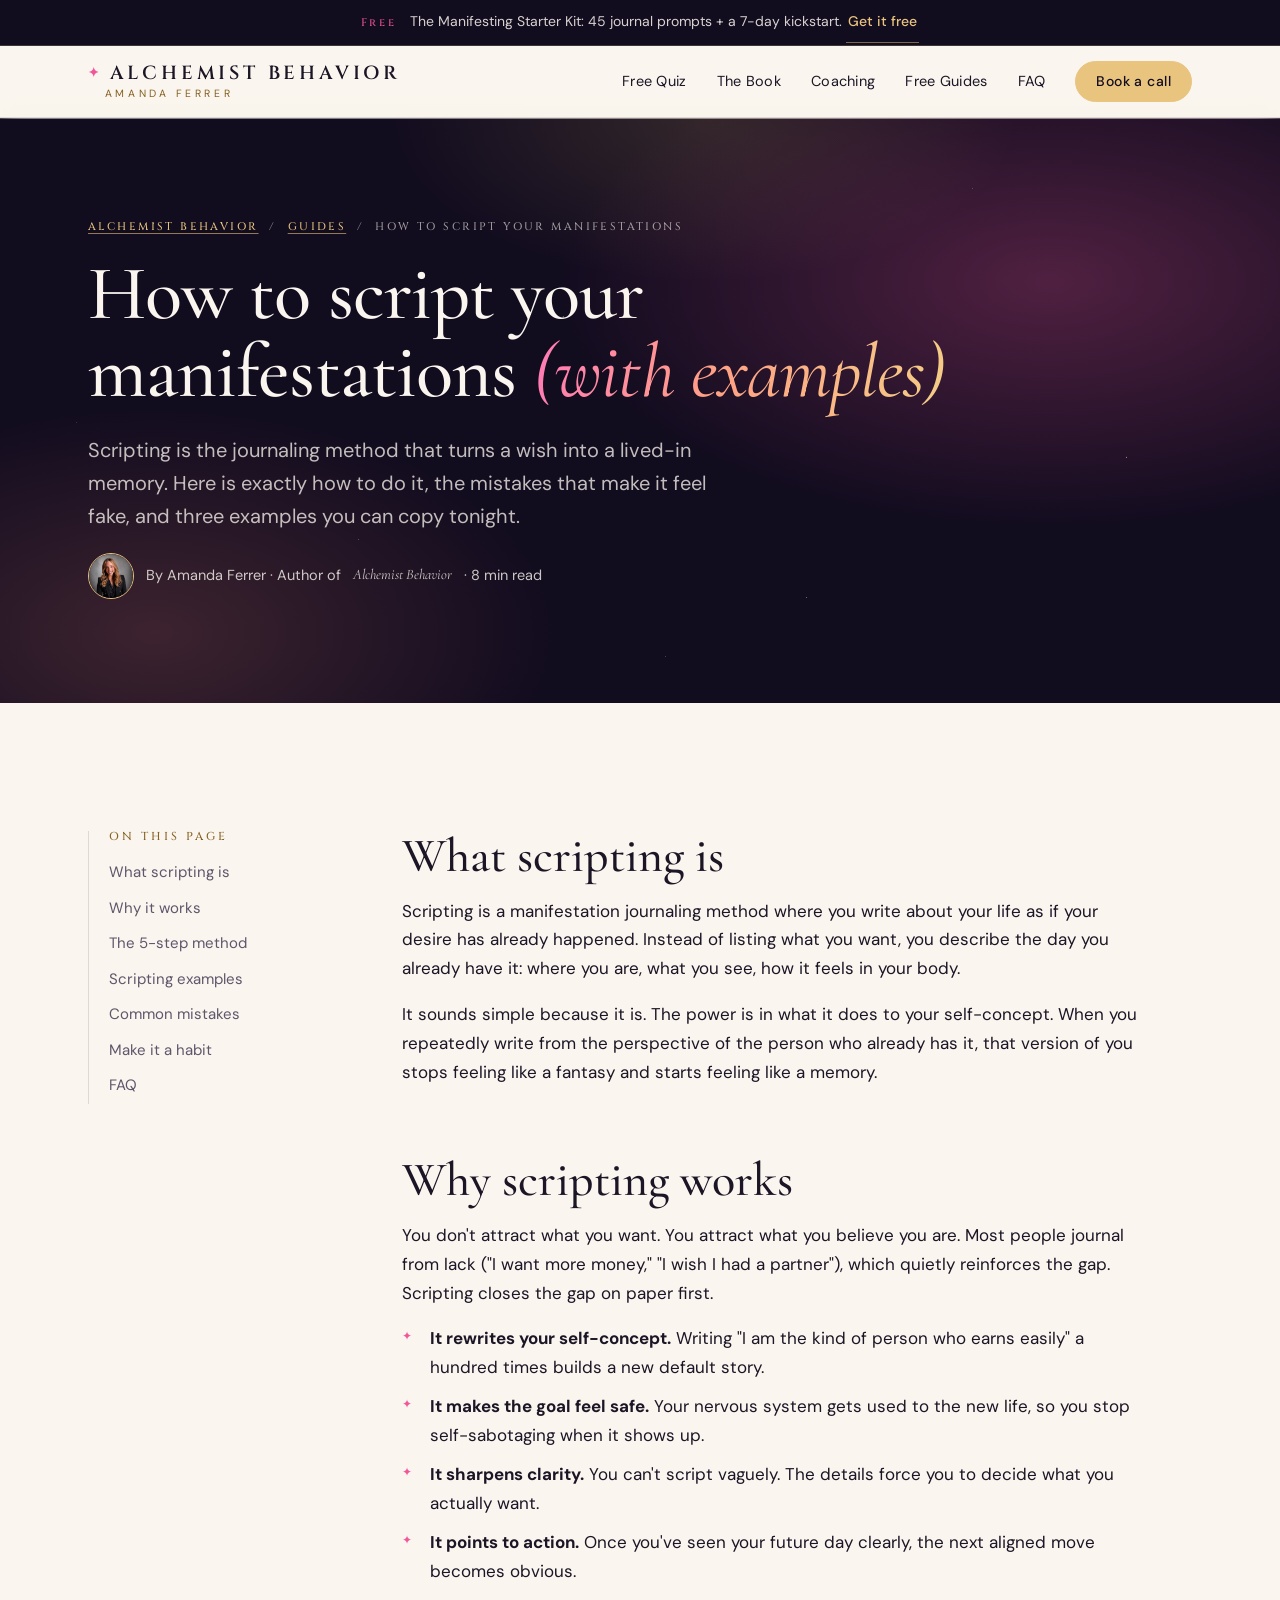
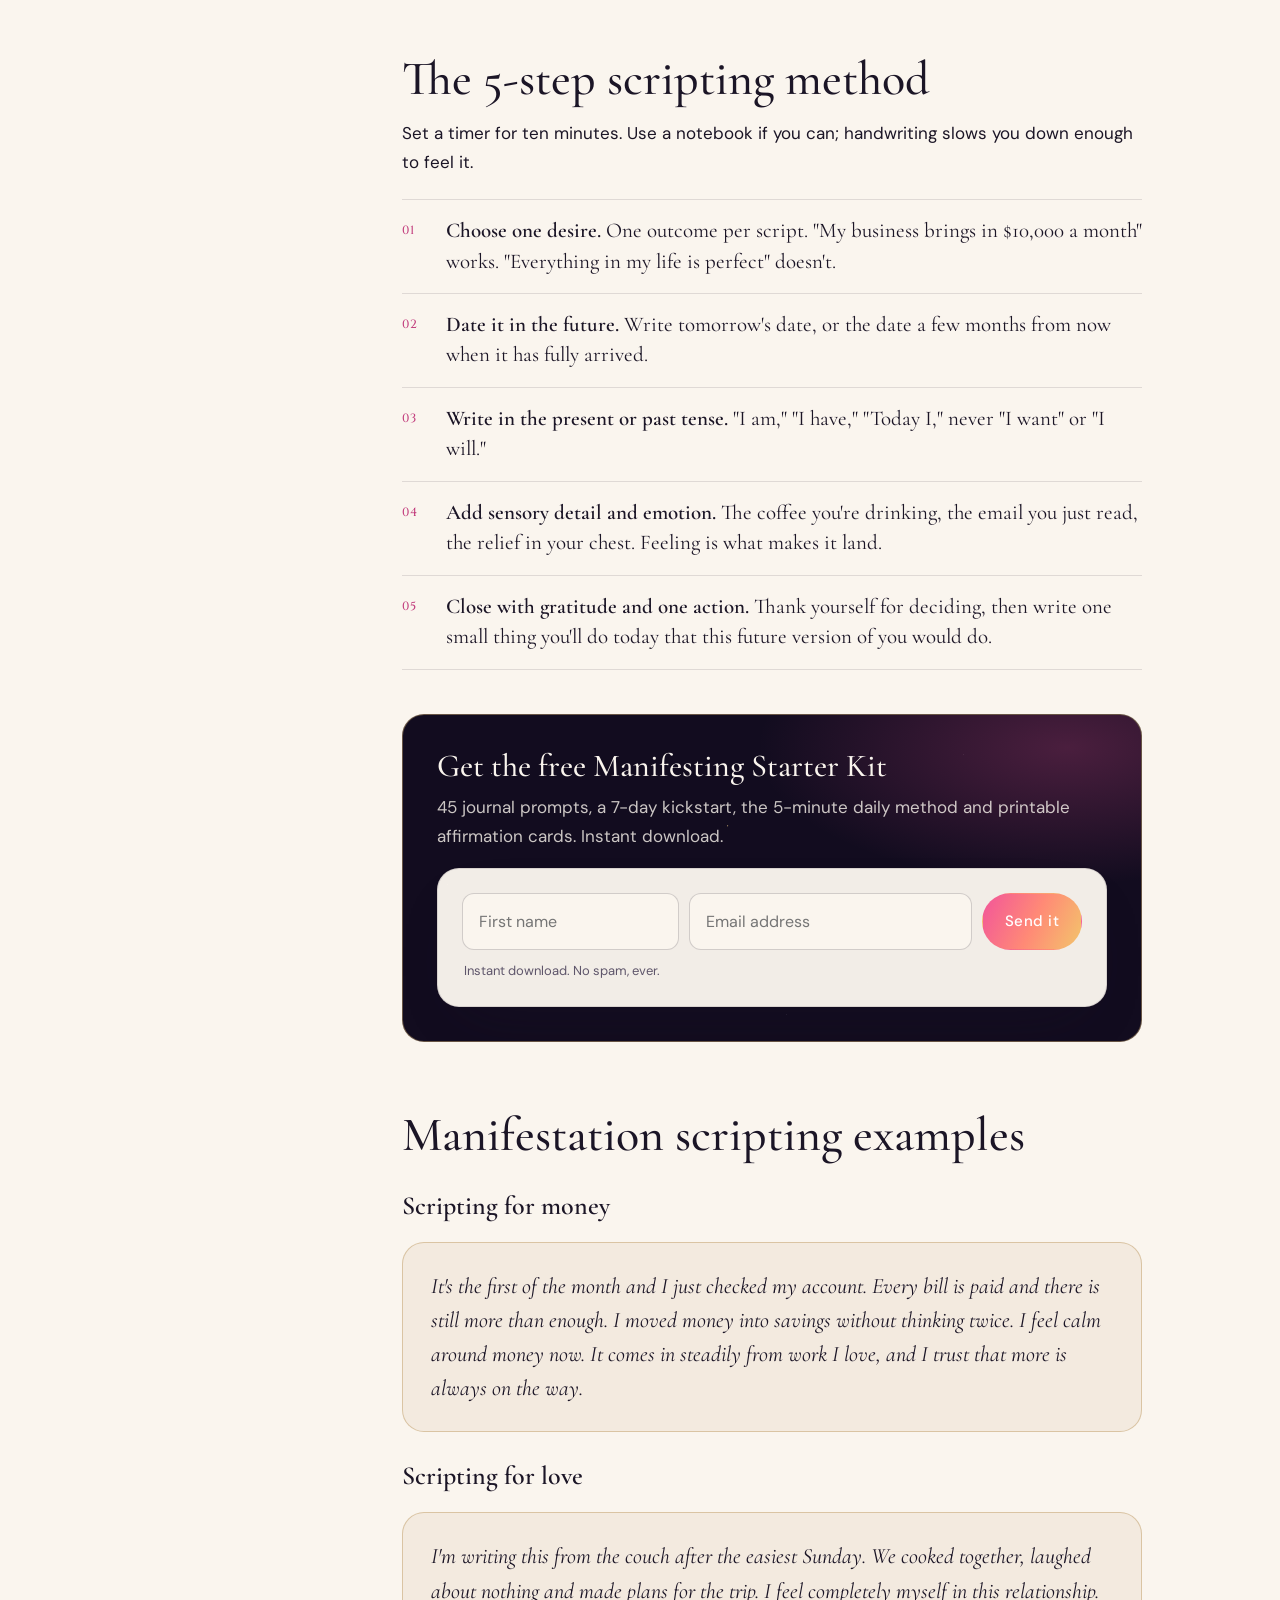
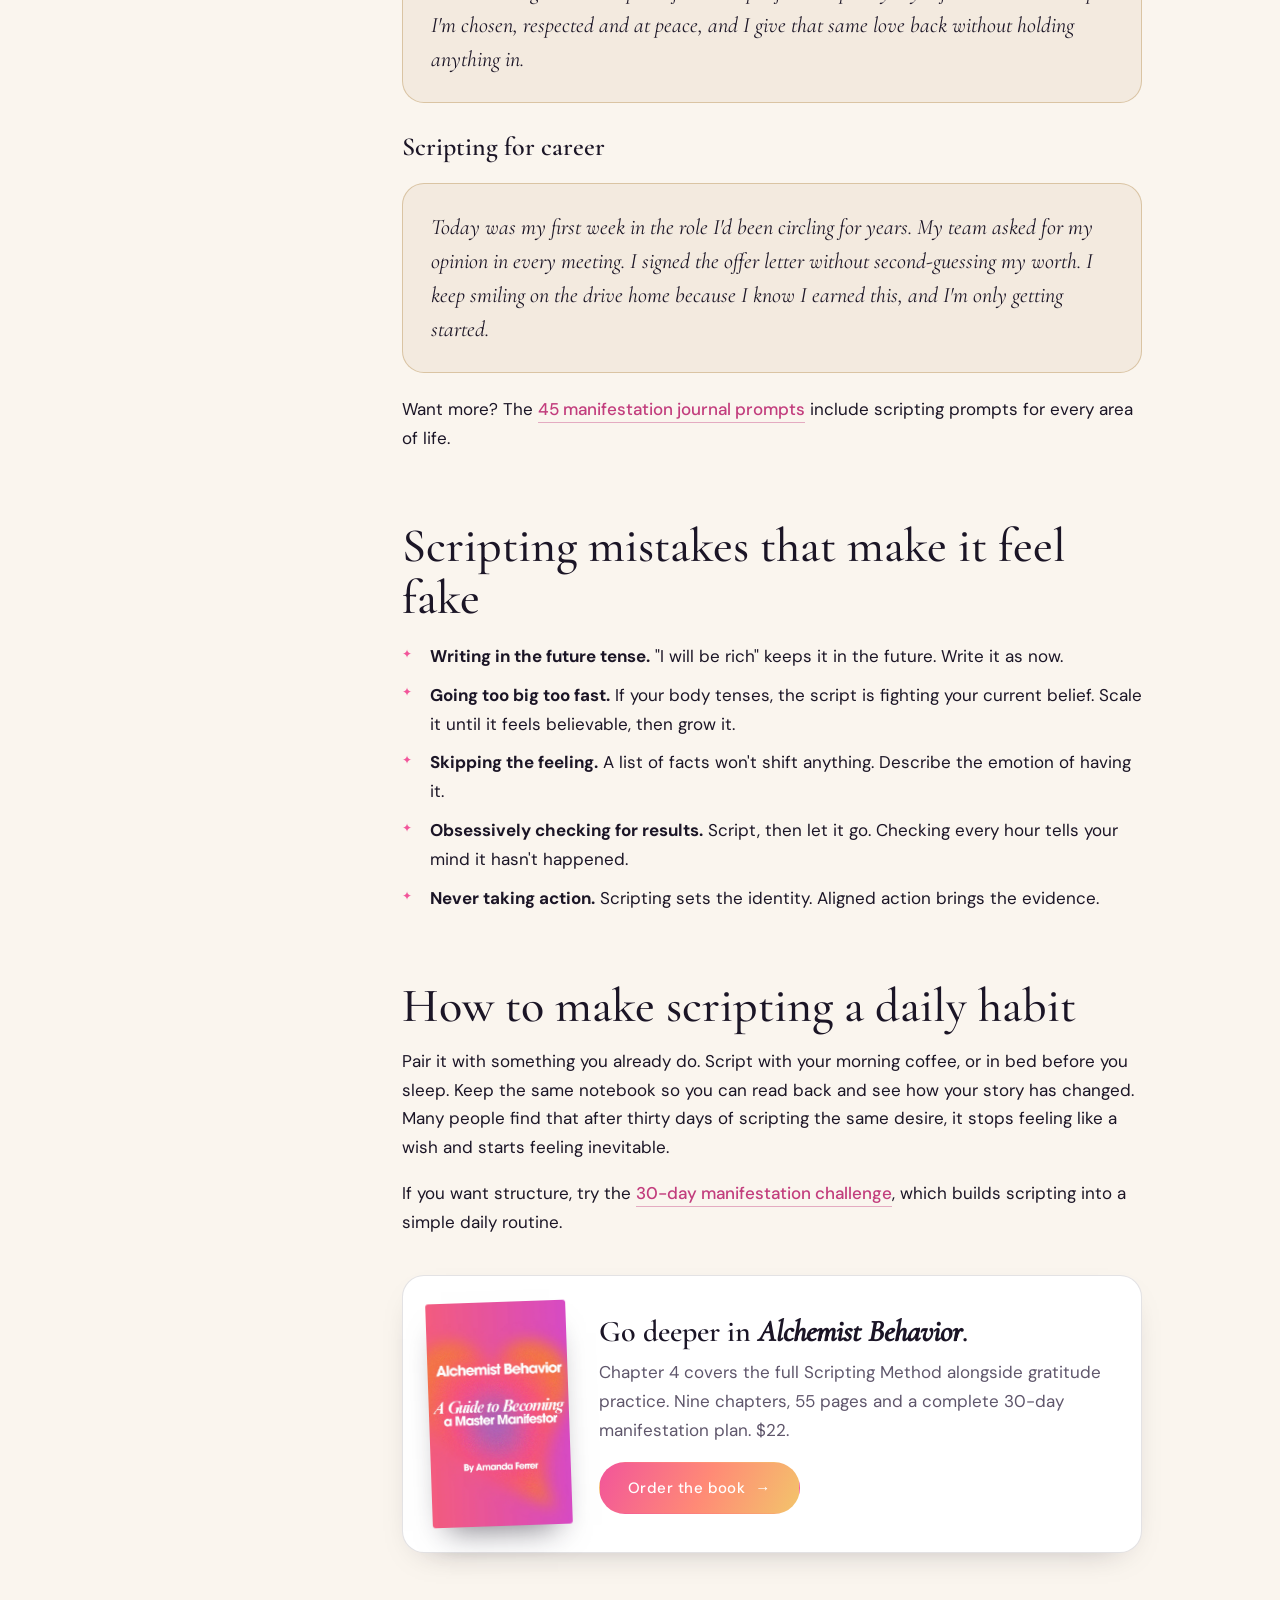
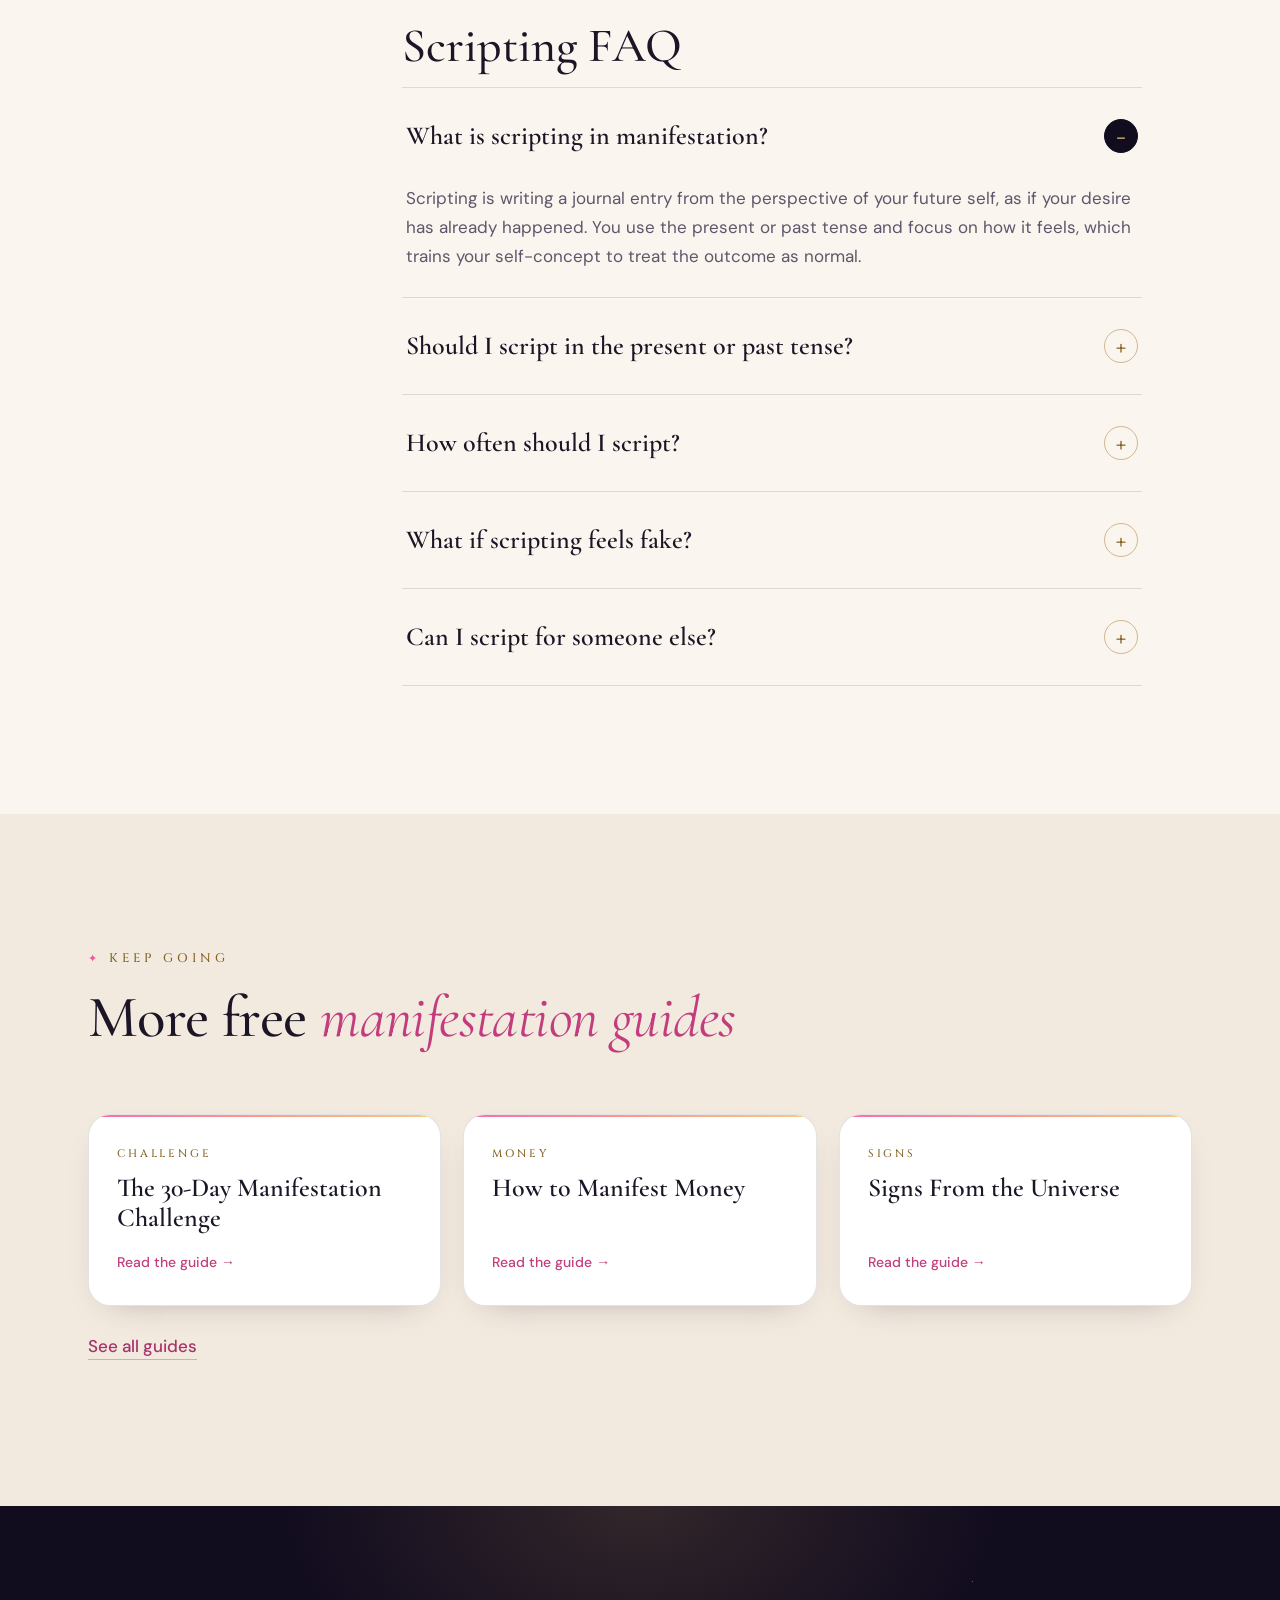
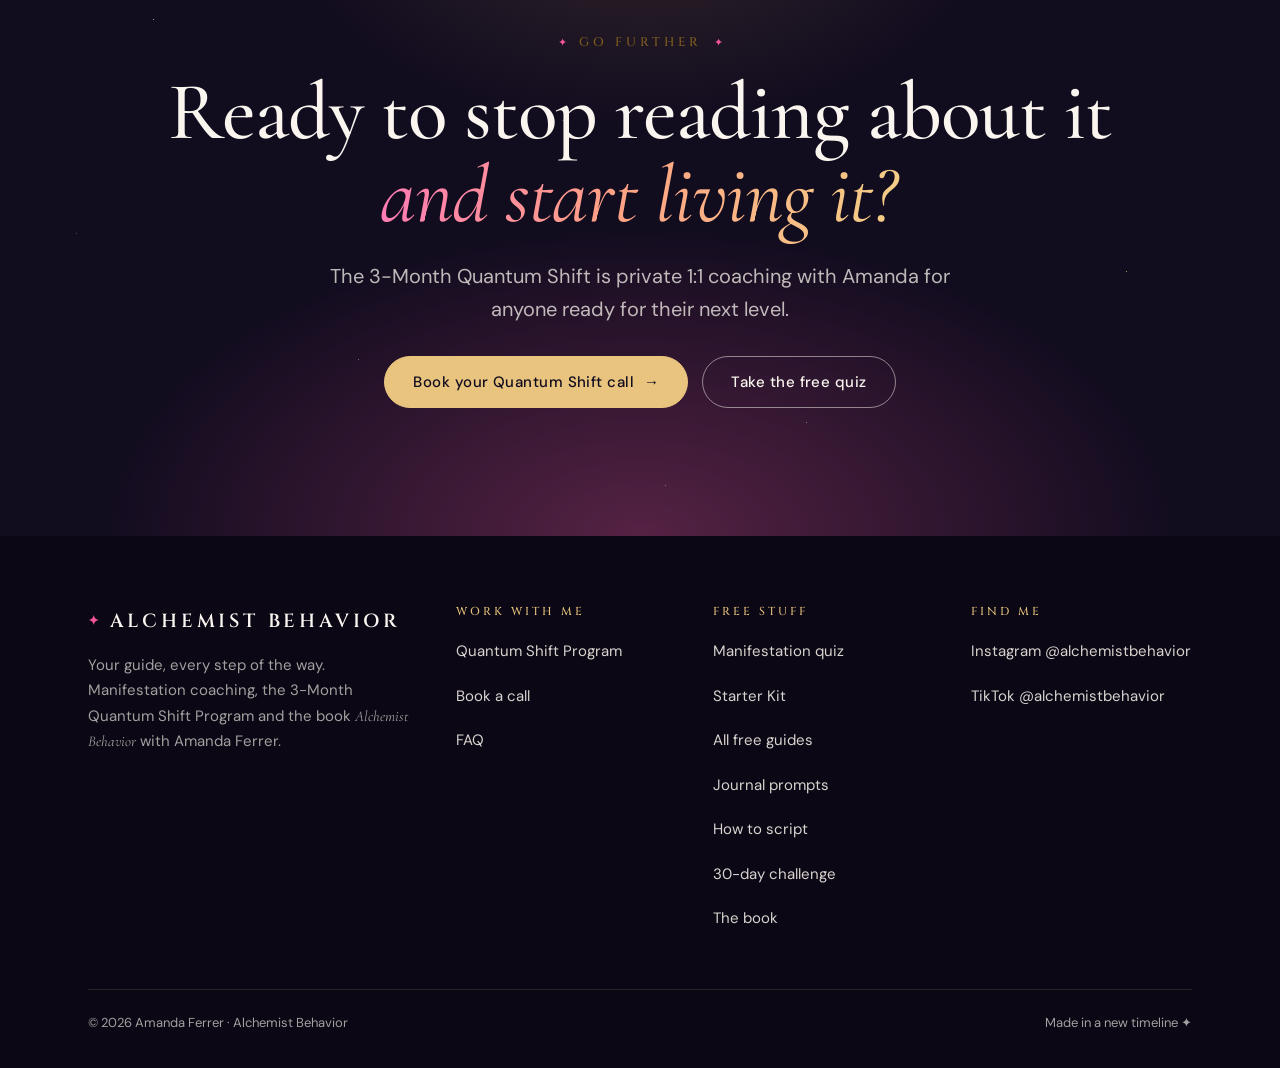
<file: how-to-script-manifestation.html>
<!DOCTYPE html>
<html lang="en">
<head>
  <meta charset="utf-8">
  <meta name="viewport" content="width=device-width, initial-scale=1">
  <title>How to Script Manifestation (Step-by-Step + Examples)</title>
  <meta name="description" content="Learn how to script manifestation step by step: present-tense scripting, a 5-minute method, real examples for money, love and career, and the mistakes to avoid.">
  <meta name="author" content="Amanda Ferrer">
  <meta name="robots" content="index, follow, max-snippet:-1, max-image-preview:large">
  <link rel="canonical" href="https://www.alchemistbehavior.com/how-to-script-manifestation.html">
  <meta name="theme-color" content="#120c1f">
  <link rel="preload" href="site/fonts/cormorant-garamond-latin-500-normal.woff2" as="font" type="font/woff2" crossorigin>
  <link rel="preload" href="site/fonts/dm-sans-latin-400-normal.woff2" as="font" type="font/woff2" crossorigin>
  <link rel="stylesheet" href="site/site.css">
  <link rel="icon" href="data:image/svg+xml,%3Csvg xmlns='http://www.w3.org/2000/svg' viewBox='0 0 64 64'%3E%3Cdefs%3E%3ClinearGradient id='g' x1='0' y1='0' x2='1' y2='1'%3E%3Cstop offset='0' stop-color='%23ff5fae'/%3E%3Cstop offset='1' stop-color='%23ffd95a'/%3E%3C/linearGradient%3E%3C/defs%3E%3Crect width='64' height='64' rx='14' fill='url(%23g)'/%3E%3Cpath d='M32 10l4.5 16.5L53 32l-16.5 4.5L32 53l-4.5-16.5L11 32l16.5-5.5z' fill='%23fff'/%3E%3C/svg%3E">
  <meta property="og:type" content="article">
  <meta property="og:site_name" content="Alchemist Behavior">
  <meta property="og:url" content="https://www.alchemistbehavior.com/how-to-script-manifestation.html">
  <meta property="og:title" content="How to Script Manifestation: The Step-by-Step Method, With Examples">
  <meta property="og:description" content="Learn how to script manifestation step by step: present-tense scripting, a 5-minute method, real examples for money, love and career, and the mistakes to avoid.">
  <meta property="og:image" content="https://www.alchemistbehavior.com/site/og-image.jpg">
  <meta property="og:image:width" content="1200">
  <meta property="og:image:height" content="630">
  <meta property="article:author" content="Amanda Ferrer">
  <meta property="article:published_time" content="2026-11-08">
  <meta name="twitter:card" content="summary_large_image">
  <meta name="twitter:title" content="How to Script Manifestation: The Step-by-Step Method, With Examples">
  <meta name="twitter:description" content="Learn how to script manifestation step by step: present-tense scripting, a 5-minute method, real examples for money, love and career, and the mistakes to avoid.">
  <meta name="twitter:image" content="https://www.alchemistbehavior.com/site/og-image.jpg">
  <script type="application/ld+json">
{
  "@context": "https://schema.org",
  "@graph": [
    {
      "@type": "Article",
      "@id": "https://www.alchemistbehavior.com/how-to-script-manifestation.html#article",
      "headline": "How to Script Manifestation: The Step-by-Step Method, With Examples",
      "description": "Learn how to script manifestation step by step: present-tense scripting, a 5-minute method, real examples for money, love and career, and the mistakes to avoid.",
      "author": {
        "@type": "Person",
        "@id": "https://www.alchemistbehavior.com/#amanda",
        "name": "Amanda Ferrer",
        "url": "https://www.alchemistbehavior.com/"
      },
      "publisher": {
        "@id": "https://www.alchemistbehavior.com/#org"
      },
      "image": "https://www.alchemistbehavior.com/site/og-image.jpg",
      "datePublished": "2026-11-08",
      "dateModified": "2026-11-08",
      "mainEntityOfPage": "https://www.alchemistbehavior.com/how-to-script-manifestation.html",
      "keywords": "how to script manifestation, scripting manifestation, manifestation scripting examples, scripting method, law of attraction scripting",
      "isPartOf": {
        "@id": "https://www.alchemistbehavior.com/#website"
      }
    },
    {
      "@type": "BreadcrumbList",
      "itemListElement": [
        {
          "@type": "ListItem",
          "position": 1,
          "name": "Home",
          "item": "https://www.alchemistbehavior.com/"
        },
        {
          "@type": "ListItem",
          "position": 2,
          "name": "Guides",
          "item": "https://www.alchemistbehavior.com/guides.html"
        },
        {
          "@type": "ListItem",
          "position": 3,
          "name": "How to Script Your Manifestations",
          "item": "https://www.alchemistbehavior.com/how-to-script-manifestation.html"
        }
      ]
    },
    {
      "@type": "FAQPage",
      "mainEntity": [
        {
          "@type": "Question",
          "name": "What is scripting in manifestation?",
          "acceptedAnswer": {
            "@type": "Answer",
            "text": "Scripting is writing a journal entry from the perspective of your future self, as if your desire has already happened. You use the present or past tense and focus on how it feels, which trains your self-concept to treat the outcome as normal."
          }
        },
        {
          "@type": "Question",
          "name": "Should I script in the present or past tense?",
          "acceptedAnswer": {
            "@type": "Answer",
            "text": "Either works. Present tense (\"I am sitting in my new office\") feels immediate. Past tense, written like a diary entry about a day that already happened, often feels more believable. Choose the one your body relaxes into."
          }
        },
        {
          "@type": "Question",
          "name": "How often should I script?",
          "acceptedAnswer": {
            "@type": "Answer",
            "text": "Five to ten minutes a day is enough. Consistency matters more than length, because the goal is to make the new story feel familiar."
          }
        },
        {
          "@type": "Question",
          "name": "What if scripting feels fake?",
          "acceptedAnswer": {
            "@type": "Answer",
            "text": "Make the script smaller and more believable, add ordinary details, and focus on the feeling rather than the outcome. If a sentence makes you tense up, rewrite it until it feels calm."
          }
        },
        {
          "@type": "Question",
          "name": "Can I script for someone else?",
          "acceptedAnswer": {
            "@type": "Answer",
            "text": "Script your own experience, not another person's choices. Write about how you feel, how you show up and the relationships you enjoy, rather than trying to control a specific person."
          }
        }
      ]
    },
    {
      "@type": "HowTo",
      "name": "How to script a manifestation",
      "totalTime": "PT10M",
      "step": [
        {
          "@type": "HowToStep",
          "position": 1,
          "name": "Choose one desire",
          "text": "Pick a single, specific outcome you want to call in, such as a role, a relationship or an income number."
        },
        {
          "@type": "HowToStep",
          "position": 2,
          "name": "Date it in the future",
          "text": "Write the date as if it is the day after your desire has fully arrived."
        },
        {
          "@type": "HowToStep",
          "position": 3,
          "name": "Write in the present or past tense",
          "text": "Describe your day as if it already happened, using I am and I have, never I want or I will."
        },
        {
          "@type": "HowToStep",
          "position": 4,
          "name": "Add sensory detail and emotion",
          "text": "Include what you see, hear and feel in your body, plus the relief and gratitude of having it."
        },
        {
          "@type": "HowToStep",
          "position": 5,
          "name": "Close with gratitude and one action",
          "text": "End by thanking yourself or the universe, then name one aligned action you will take today."
        }
      ]
    }
  ]
}
  </script>
</head>
<body>
  <a class="skip" href="#main">Skip to content</a>

  <div class="bar"><b>Free</b> The Manifesting Starter Kit: 45 journal prompts + a 7-day kickstart. <a href="#kit">Get it free</a></div>

  <header class="nav" id="top">
    <div class="wrap nav__inner">
      <a class="brand" href="/"><span class="brand__name">Alchemist Behavior</span><span class="brand__sub">Amanda Ferrer</span></a>
      <button class="nav__toggle" aria-label="Menu" aria-expanded="false" aria-controls="nav-links"><span></span><span></span><span></span></button>
      <nav class="nav__links" id="nav-links" aria-label="Main">
        <a href="/#quiz">Free Quiz</a>
        <a href="/#book">The Book</a>
        <a href="/#program">Coaching</a>
        <a href="guides.html">Free Guides</a>
        <a href="/#faq">FAQ</a>
        <a class="btn btn--sun btn--sm" href="intake.html">Book a call</a>
      </nav>
    </div>
  </header>

  <main id="main">
    <section class="article-hero">
      <div class="wrap">
        <p class="breadcrumbs"><a href="/">Alchemist Behavior</a> &nbsp;/&nbsp; <a href="guides.html">Guides</a> &nbsp;/&nbsp; How to Script Your Manifestations</p>
        <h1 class="mega">How to script your manifestations <em>(with examples)</em></h1>
        <p class="lede">Scripting is the journaling method that turns a wish into a lived-in memory. Here is exactly how to do it, the mistakes that make it feel fake, and three examples you can copy tonight.</p>
        <p class="byline"><img src="site/amanda-ferrer.jpg" width="46" height="46" alt="Amanda Ferrer">By Amanda Ferrer · Author of <em>Alchemist Behavior</em> · 8 min read</p>
      </div>
    </section>

    <section class="section section--cream">
      <div class="wrap article">
        <aside class="toc" aria-label="On this page">
          <h2>On this page</h2>
          <ol><li><a href="#what">What scripting is</a></li><li><a href="#why">Why it works</a></li><li><a href="#steps">The 5-step method</a></li><li><a href="#examples">Scripting examples</a></li><li><a href="#mistakes">Common mistakes</a></li><li><a href="#routine">Make it a habit</a></li><li><a href="#faq">FAQ</a></li></ol>
        </aside>
        <article class="prose">
          <h2 id="what">What scripting is</h2>
          <p>Scripting is a manifestation journaling method where you write about your life as if your desire has already happened. Instead of listing what you want, you describe the day you already have it: where you are, what you see, how it feels in your body.</p>
          <p>It sounds simple because it is. The power is in what it does to your self-concept. When you repeatedly write from the perspective of the person who already has it, that version of you stops feeling like a fantasy and starts feeling like a memory.</p>

          <h2 id="why">Why scripting works</h2>
          <p>You don't attract what you want. You attract what you believe you are. Most people journal from lack ("I want more money," "I wish I had a partner"), which quietly reinforces the gap. Scripting closes the gap on paper first.</p>
          <ul class="ticks">
            <li><strong>It rewrites your self-concept.</strong> Writing "I am the kind of person who earns easily" a hundred times builds a new default story.</li>
            <li><strong>It makes the goal feel safe.</strong> Your nervous system gets used to the new life, so you stop self-sabotaging when it shows up.</li>
            <li><strong>It sharpens clarity.</strong> You can't script vaguely. The details force you to decide what you actually want.</li>
            <li><strong>It points to action.</strong> Once you've seen your future day clearly, the next aligned move becomes obvious.</li>
          </ul>

          <h2 id="steps">The 5-step scripting method</h2>
          <p>Set a timer for ten minutes. Use a notebook if you can; handwriting slows you down enough to feel it.</p>
          <ol class="prompts">
            <li><span><strong>Choose one desire.</strong> One outcome per script. "My business brings in $10,000 a month" works. "Everything in my life is perfect" doesn't.</span></li>
            <li><span><strong>Date it in the future.</strong> Write tomorrow's date, or the date a few months from now when it has fully arrived.</span></li>
            <li><span><strong>Write in the present or past tense.</strong> "I am," "I have," "Today I," never "I want" or "I will."</span></li>
            <li><span><strong>Add sensory detail and emotion.</strong> The coffee you're drinking, the email you just read, the relief in your chest. Feeling is what makes it land.</span></li>
            <li><span><strong>Close with gratitude and one action.</strong> Thank yourself for deciding, then write one small thing you'll do today that this future version of you would do.</span></li>
          </ol>

          <div class="callout" id="kit">
            <h3>Get the free Manifesting Starter Kit</h3>
            <p>45 journal prompts, a 7-day kickstart, the 5-minute daily method and printable affirmation cards. Instant download.</p>
            <div class="lead" data-lead style="margin-top:10px">
              <form action="https://api.web3forms.com/submit" method="POST">
                <input type="hidden" name="access_key" value="4ab19003-03fb-40d2-b751-9614c69a129e">
                <input type="hidden" name="from_name" value="Alchemist Behavior Website">
                <input type="checkbox" name="botcheck" class="sr-only" tabindex="-1" autocomplete="off" aria-hidden="true">
                <input type="hidden" name="subject" value="New lead: Manifesting Starter Kit (how-to-script-manifestation)">
                <input type="hidden" name="source" value="how-to-script-manifestation">
                <div class="lead__row">
                  <label class="sr-only" for="g1-name">First name</label><input id="g1-name" name="name" type="text" autocomplete="given-name" placeholder="First name" required>
                  <label class="sr-only" for="g1-email">Email</label><input id="g1-email" name="email" type="email" autocomplete="email" placeholder="Email address" required>
                  <button class="btn btn--pink" type="submit">Send it</button>
                </div>
                <p class="lead__status" role="status" aria-live="polite"></p>
                <p class="lead__fine">Instant download. No spam, ever.</p>
              </form>
              <div class="lead__done"><h3>It's yours ✦</h3><p>Your kit is ready.</p><a class="btn btn--sun" href="site/manifesting-starter-kit.pdf" download>Download the kit</a></div>
            </div>
          </div>

          <h2 id="examples">Manifestation scripting examples</h2>
          <h3>Scripting for money</h3>
          <div class="script">It's the first of the month and I just checked my account. Every bill is paid and there is still more than enough. I moved money into savings without thinking twice. I feel calm around money now. It comes in steadily from work I love, and I trust that more is always on the way.</div>
          <h3>Scripting for love</h3>
          <div class="script">I'm writing this from the couch after the easiest Sunday. We cooked together, laughed about nothing and made plans for the trip. I feel completely myself in this relationship. I'm chosen, respected and at peace, and I give that same love back without holding anything in.</div>
          <h3>Scripting for career</h3>
          <div class="script">Today was my first week in the role I'd been circling for years. My team asked for my opinion in every meeting. I signed the offer letter without second-guessing my worth. I keep smiling on the drive home because I know I earned this, and I'm only getting started.</div>
          <p>Want more? The <a class="textlink" href="manifestation-journal-prompts.html">45 manifestation journal prompts</a> include scripting prompts for every area of life.</p>

          <h2 id="mistakes">Scripting mistakes that make it feel fake</h2>
          <ul class="ticks">
            <li><strong>Writing in the future tense.</strong> "I will be rich" keeps it in the future. Write it as now.</li>
            <li><strong>Going too big too fast.</strong> If your body tenses, the script is fighting your current belief. Scale it until it feels believable, then grow it.</li>
            <li><strong>Skipping the feeling.</strong> A list of facts won't shift anything. Describe the emotion of having it.</li>
            <li><strong>Obsessively checking for results.</strong> Script, then let it go. Checking every hour tells your mind it hasn't happened.</li>
            <li><strong>Never taking action.</strong> Scripting sets the identity. Aligned action brings the evidence.</li>
          </ul>

          <h2 id="routine">How to make scripting a daily habit</h2>
          <p>Pair it with something you already do. Script with your morning coffee, or in bed before you sleep. Keep the same notebook so you can read back and see how your story has changed. Many people find that after thirty days of scripting the same desire, it stops feeling like a wish and starts feeling inevitable.</p>
          <p>If you want structure, try the <a class="textlink" href="30-day-manifestation-challenge.html">30-day manifestation challenge</a>, which builds scripting into a simple daily routine.</p>
          <div class="mini-book">
            <img src="site/book-cover.webp" width="900" height="1440" loading="lazy" alt="Alchemist Behavior book cover">
            <div>
              <p class="h3" style="margin-bottom:8px">Go deeper in <em>Alchemist Behavior</em>.</p>
              <p style="color:var(--ink-soft)">Chapter 4 covers the full Scripting Method alongside gratitude practice. Nine chapters, 55 pages and a complete 30-day manifestation plan. $22.</p>
              <a class="btn btn--pink" href="/#book">Order the book <span class="arrow" aria-hidden="true">→</span></a>
            </div>
          </div>

          <h2 id="faq">Scripting FAQ</h2>
          <div class="faq" style="margin:0"><details open><summary>What is scripting in manifestation?</summary><div><p>Scripting is writing a journal entry from the perspective of your future self, as if your desire has already happened. You use the present or past tense and focus on how it feels, which trains your self-concept to treat the outcome as normal.</p></div></details><details><summary>Should I script in the present or past tense?</summary><div><p>Either works. Present tense ("I am sitting in my new office") feels immediate. Past tense, written like a diary entry about a day that already happened, often feels more believable. Choose the one your body relaxes into.</p></div></details><details><summary>How often should I script?</summary><div><p>Five to ten minutes a day is enough. Consistency matters more than length, because the goal is to make the new story feel familiar.</p></div></details><details><summary>What if scripting feels fake?</summary><div><p>Make the script smaller and more believable, add ordinary details, and focus on the feeling rather than the outcome. If a sentence makes you tense up, rewrite it until it feels calm.</p></div></details><details><summary>Can I script for someone else?</summary><div><p>Script your own experience, not another person's choices. Write about how you feel, how you show up and the relationships you enjoy, rather than trying to control a specific person.</p></div></details></div>
        </article>
      </div>
    </section>

<section class="section section--blush"><div class="wrap"><div class="section__head"><span class="eyebrow">Keep going</span><h2 class="h2">More free <em>manifestation guides</em></h2></div><div class="guide-grid"><a class="guide-card" href="30-day-manifestation-challenge.html"><span class="guide-card__k">Challenge</span><span class="guide-card__t">The 30-Day Manifestation Challenge</span><span class="guide-card__go">Read the guide →</span></a><a class="guide-card" href="how-to-manifest-money.html"><span class="guide-card__k">Money</span><span class="guide-card__t">How to Manifest Money</span><span class="guide-card__go">Read the guide →</span></a><a class="guide-card" href="signs-from-the-universe.html"><span class="guide-card__k">Signs</span><span class="guide-card__t">Signs From the Universe</span><span class="guide-card__go">Read the guide →</span></a></div><p style="margin-top:26px"><a class="textlink" href="guides.html">See all guides</a></p></div></section>

    <section class="section closing">
      <div class="wrap">
        <span class="eyebrow eyebrow--center">Go further</span>
        <h2 class="mega">Ready to stop reading about it <em>and start living it?</em></h2>
        <p class="lede">The 3-Month Quantum Shift is private 1:1 coaching with Amanda for anyone ready for their next level.</p>
        <div class="closing__ctas"><a class="btn btn--gold" href="intake.html">Book your Quantum Shift call <span class="arrow" aria-hidden="true">→</span></a><a class="btn btn--ghost" href="/#quiz">Take the free quiz</a></div>
      </div>
    </section>
  </main>

  <footer class="footer">
    <div class="wrap">
      <div class="footer__grid">
        <div>
          <a class="brand" href="/"><span class="brand__name">Alchemist Behavior</span></a>
          <p style="max-width:380px">Your guide, every step of the way. Manifestation coaching, the 3-Month Quantum Shift Program and the book <em>Alchemist Behavior</em> with Amanda Ferrer.</p>
        </div>
        <div><h4>Work with me</h4><ul><li><a href="/#program">Quantum Shift Program</a></li><li><a href="intake.html">Book a call</a></li><li><a href="/#faq">FAQ</a></li></ul></div>
        <div><h4>Free stuff</h4><ul><li><a href="/#quiz">Manifestation quiz</a></li><li><a href="/#kit">Starter Kit</a></li><li><a href="guides.html">All free guides</a></li><li><a href="manifestation-journal-prompts.html">Journal prompts</a></li><li><a href="how-to-script-manifestation.html">How to script</a></li><li><a href="30-day-manifestation-challenge.html">30-day challenge</a></li><li><a href="/#book">The book</a></li></ul></div>
        <div><h4>Find me</h4><ul><li><a href="https://www.instagram.com/alchemistbehavior" target="_blank" rel="noopener">Instagram @alchemistbehavior</a></li><li><a href="https://www.tiktok.com/@alchemistbehavior" target="_blank" rel="noopener">TikTok @alchemistbehavior</a></li></ul></div>
      </div>
      <div class="footer__base"><span>© 2026 Amanda Ferrer · Alchemist Behavior</span><span>Made in a new timeline ✦</span></div>
    </div>
  </footer>

  <!-- Mobile sticky CTA -->
  <div class="mbar">
    <a class="btn btn--sun" href="#kit">Free kit</a>
    <a class="btn btn--pink" href="intake.html">Book a call</a>
  </div>

  <script src="site/site.js" defer></script>
</body>
</html>
</file>
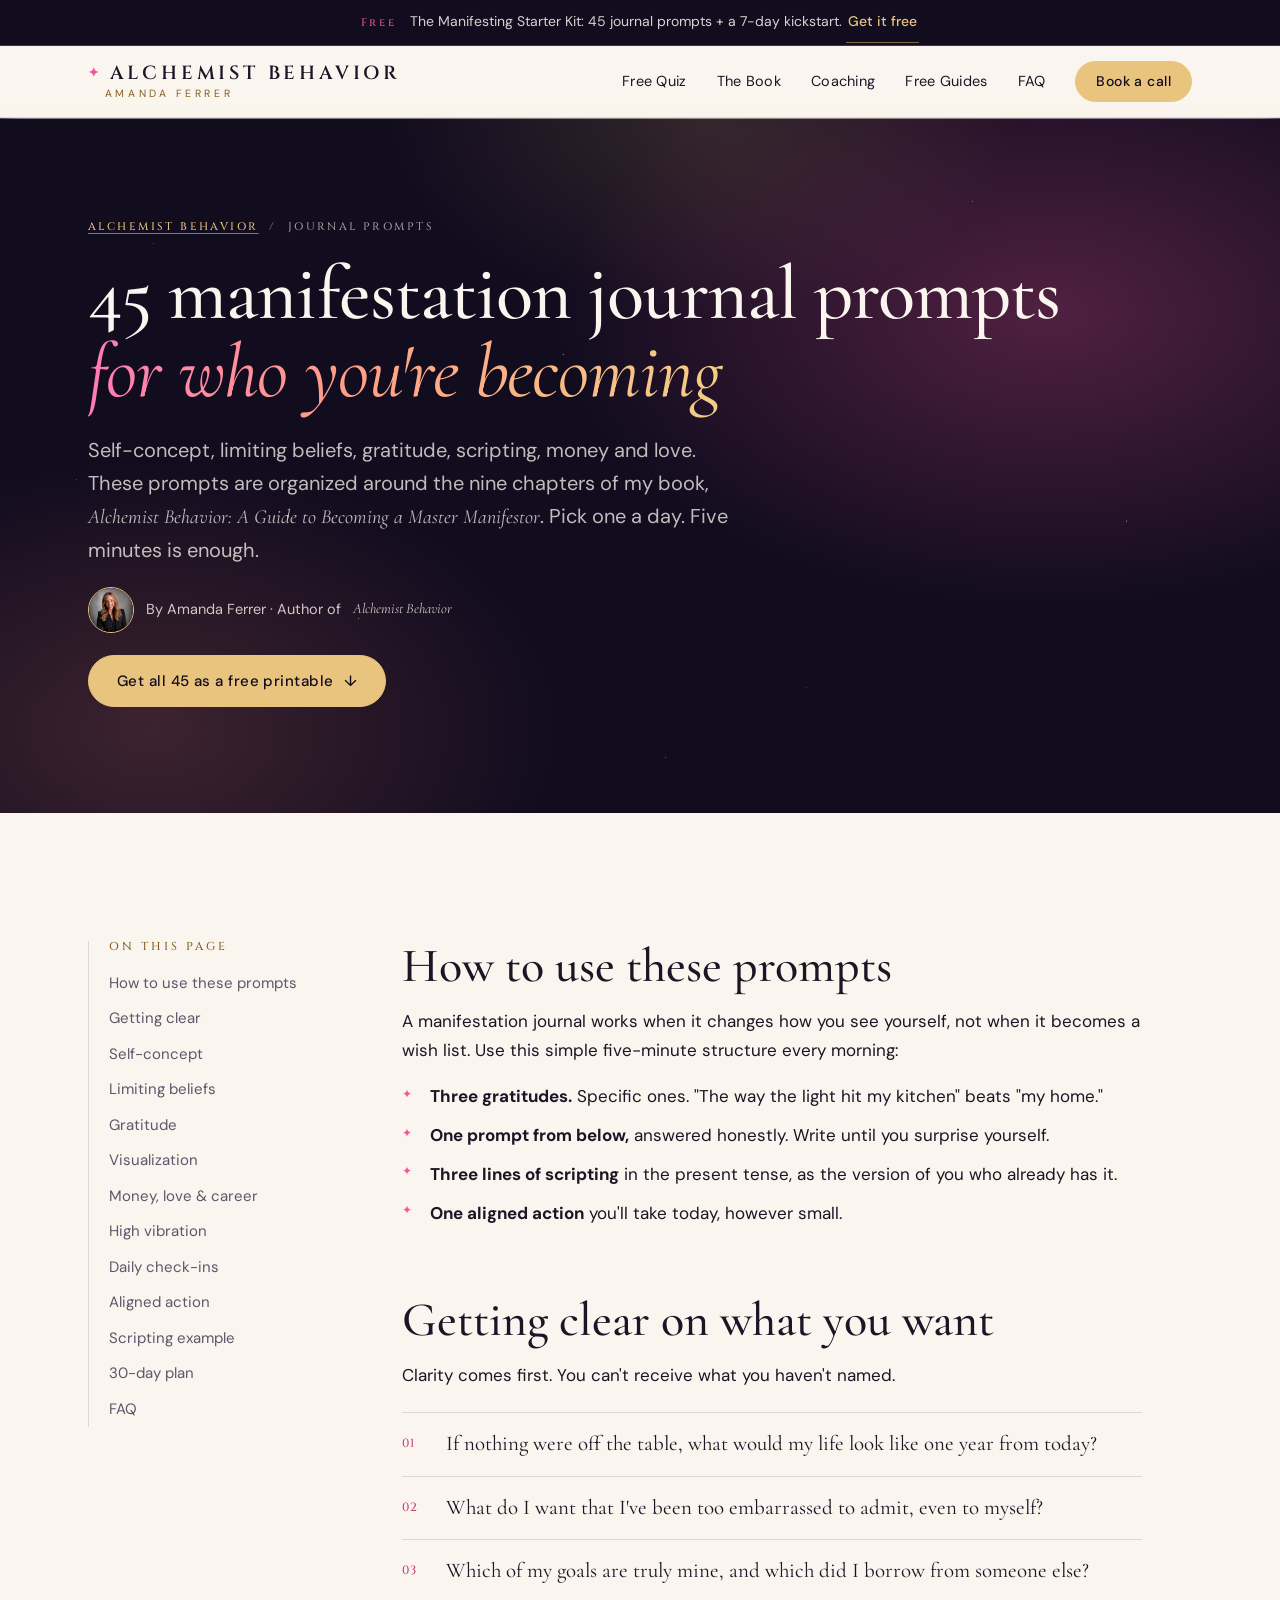
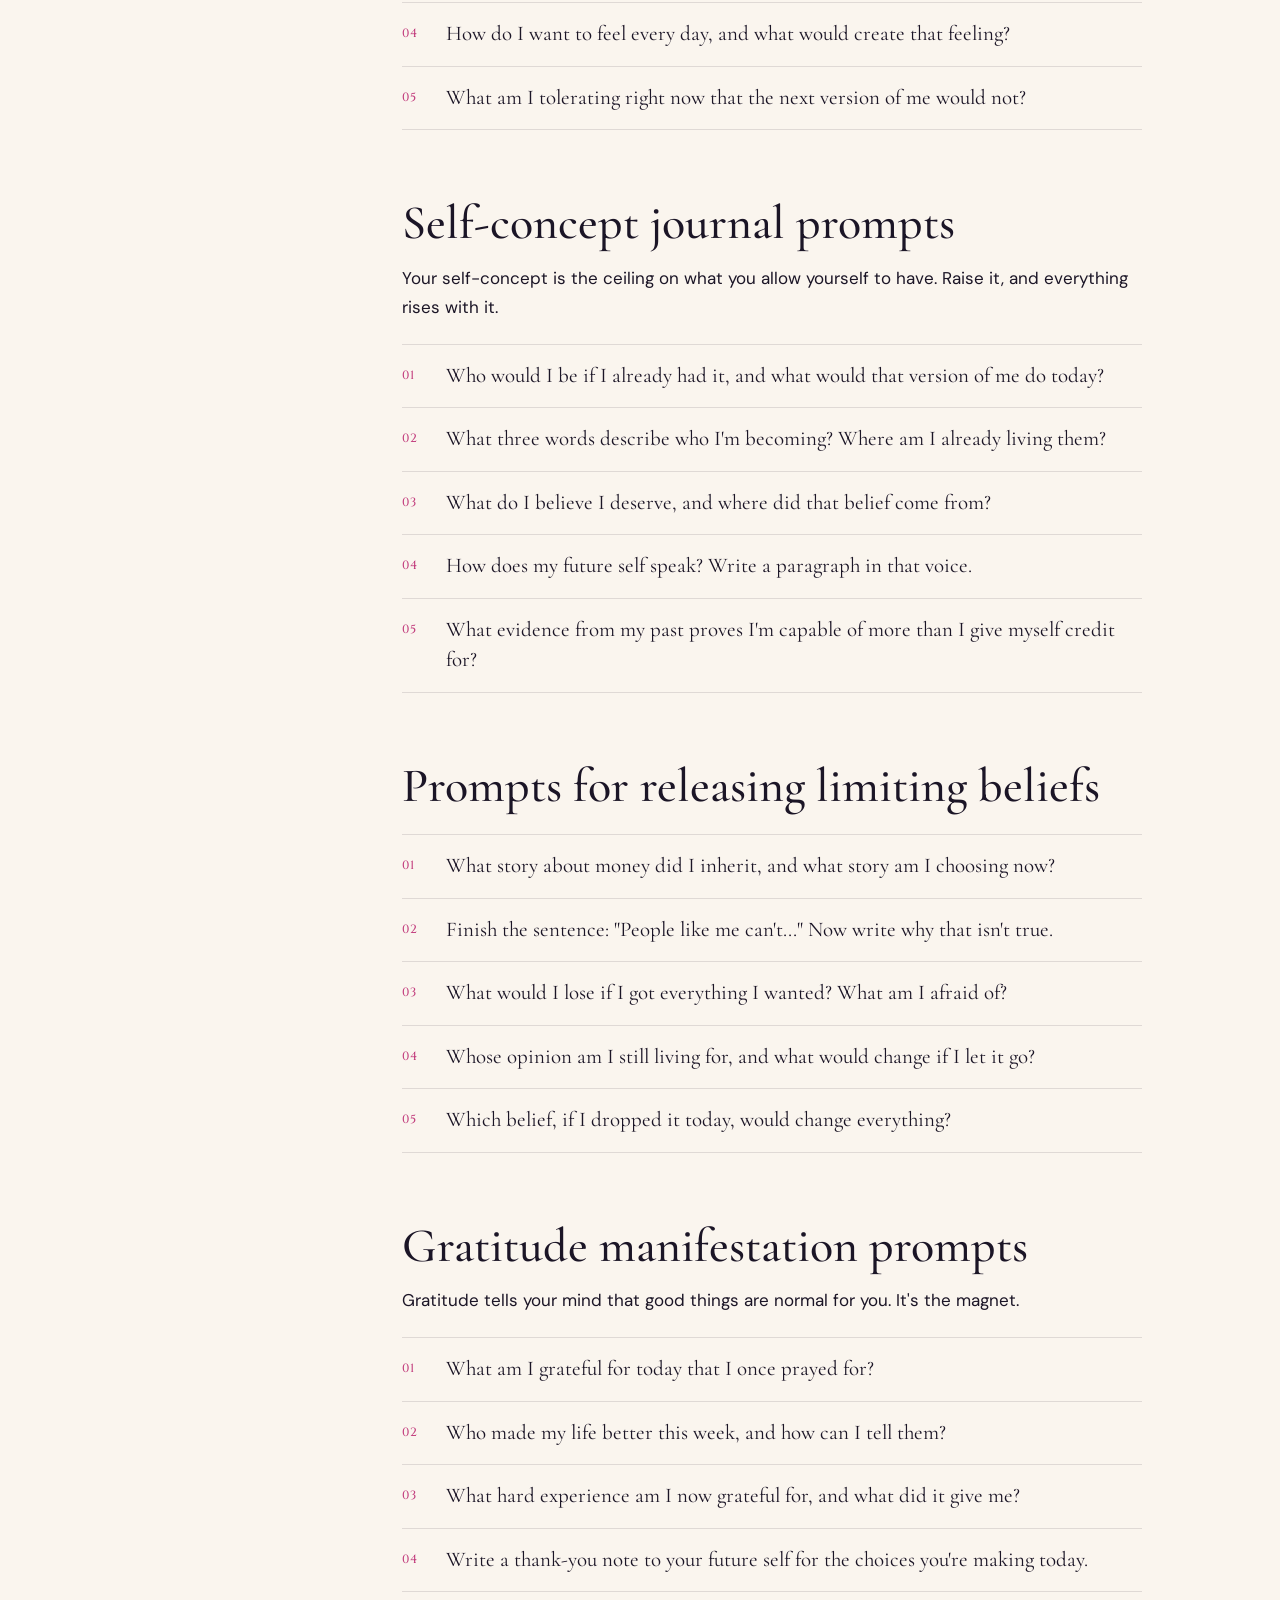
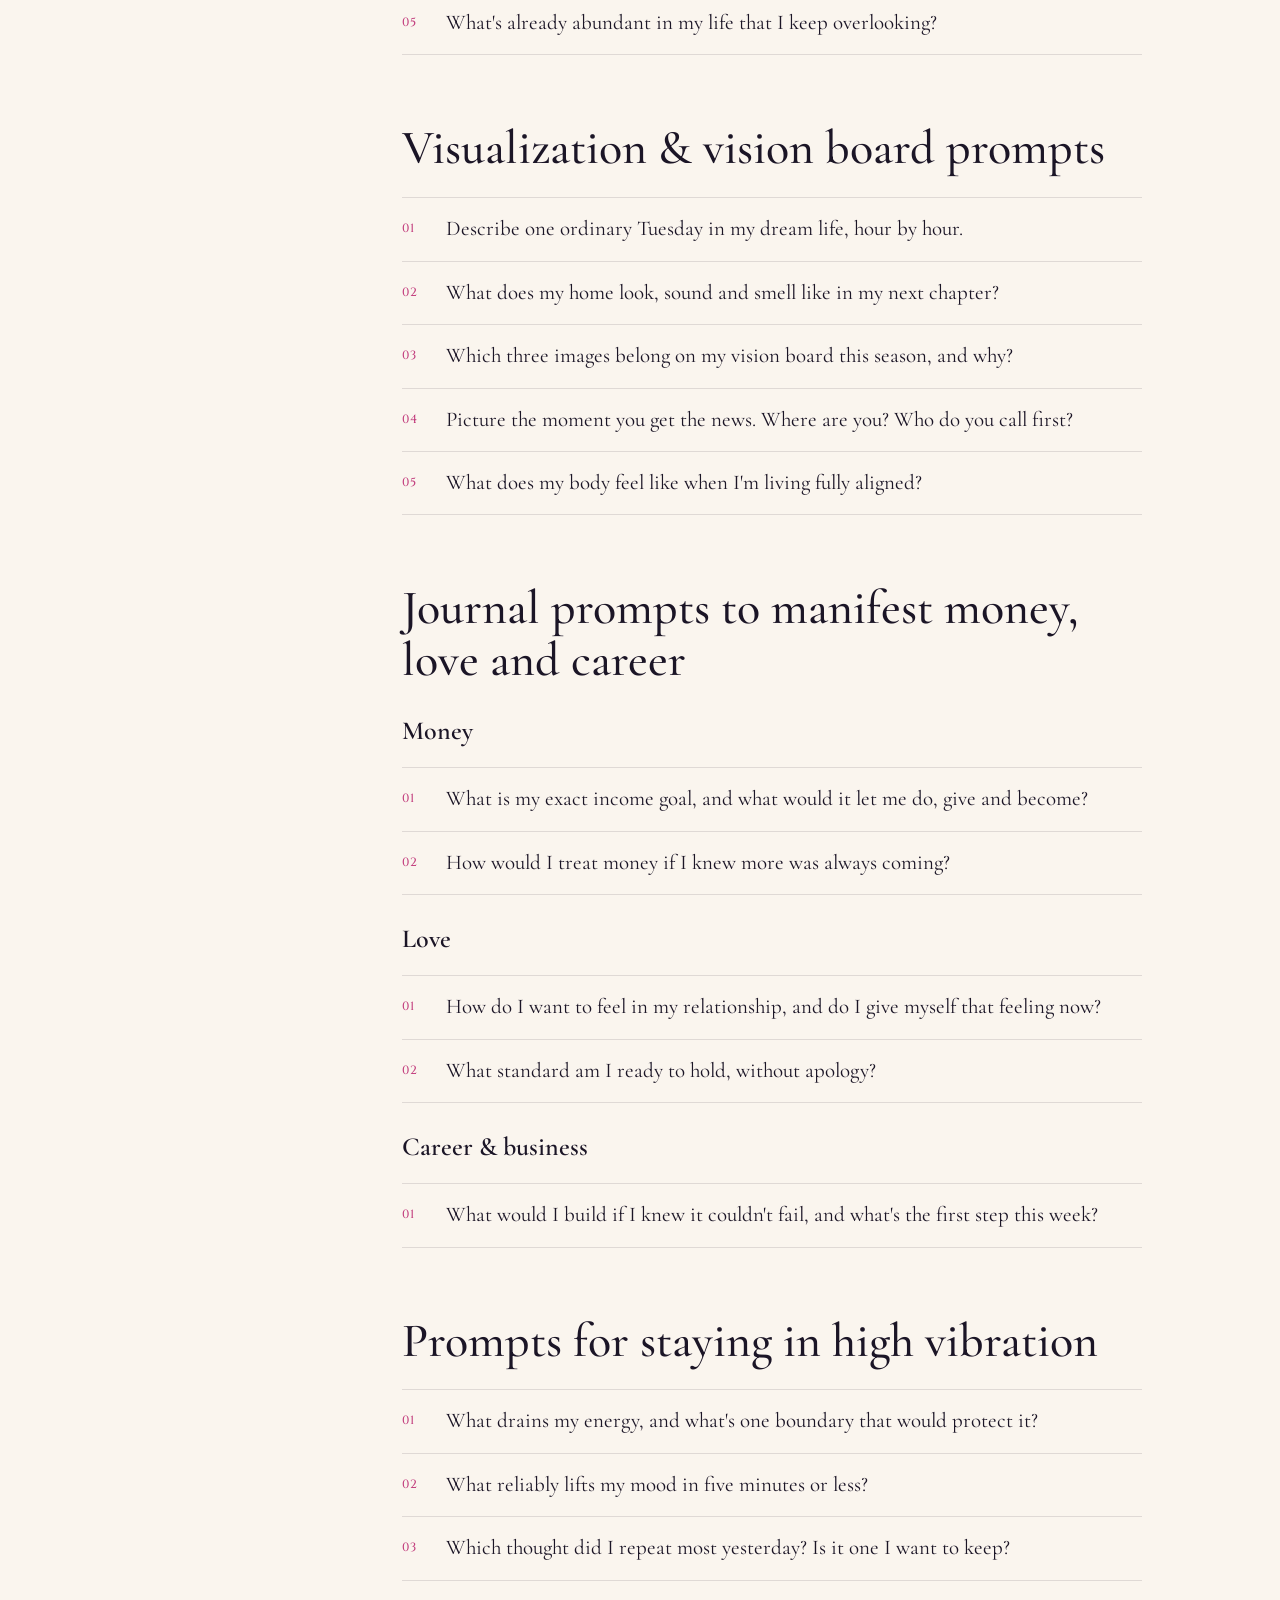
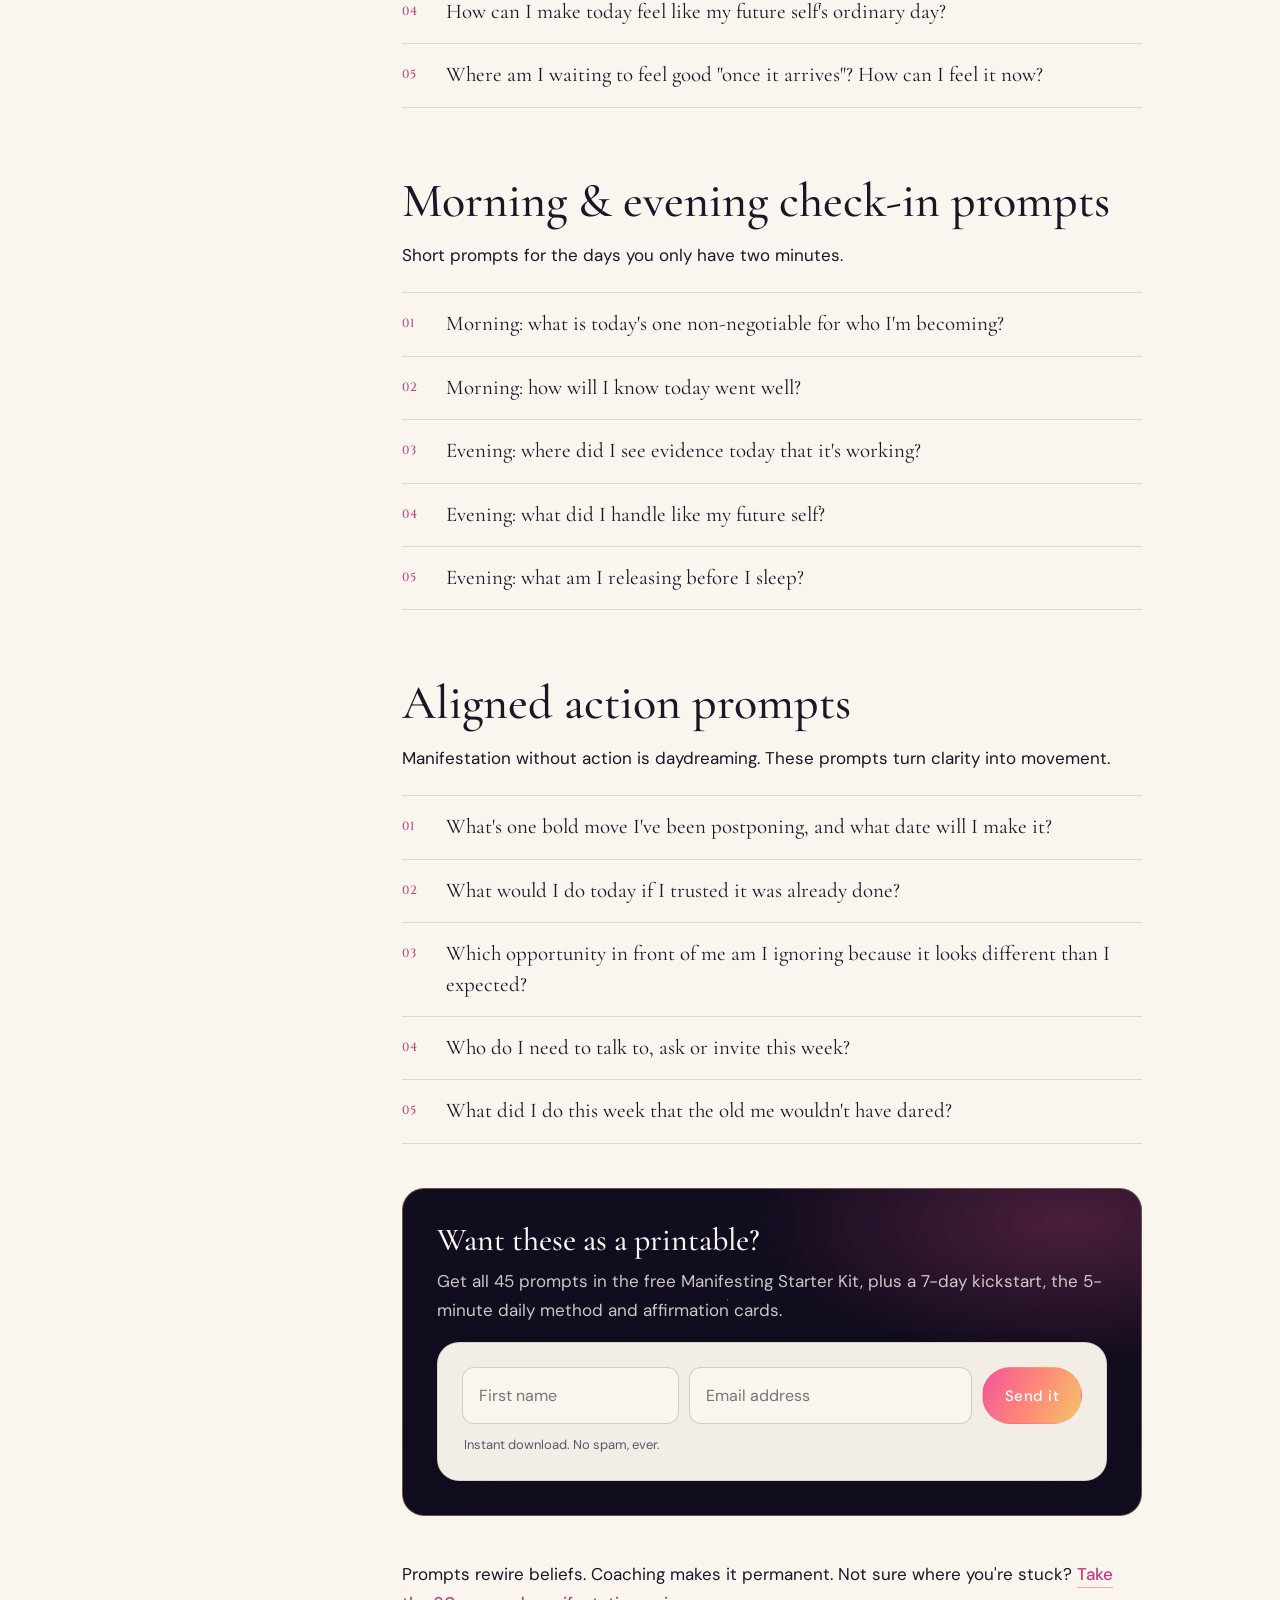
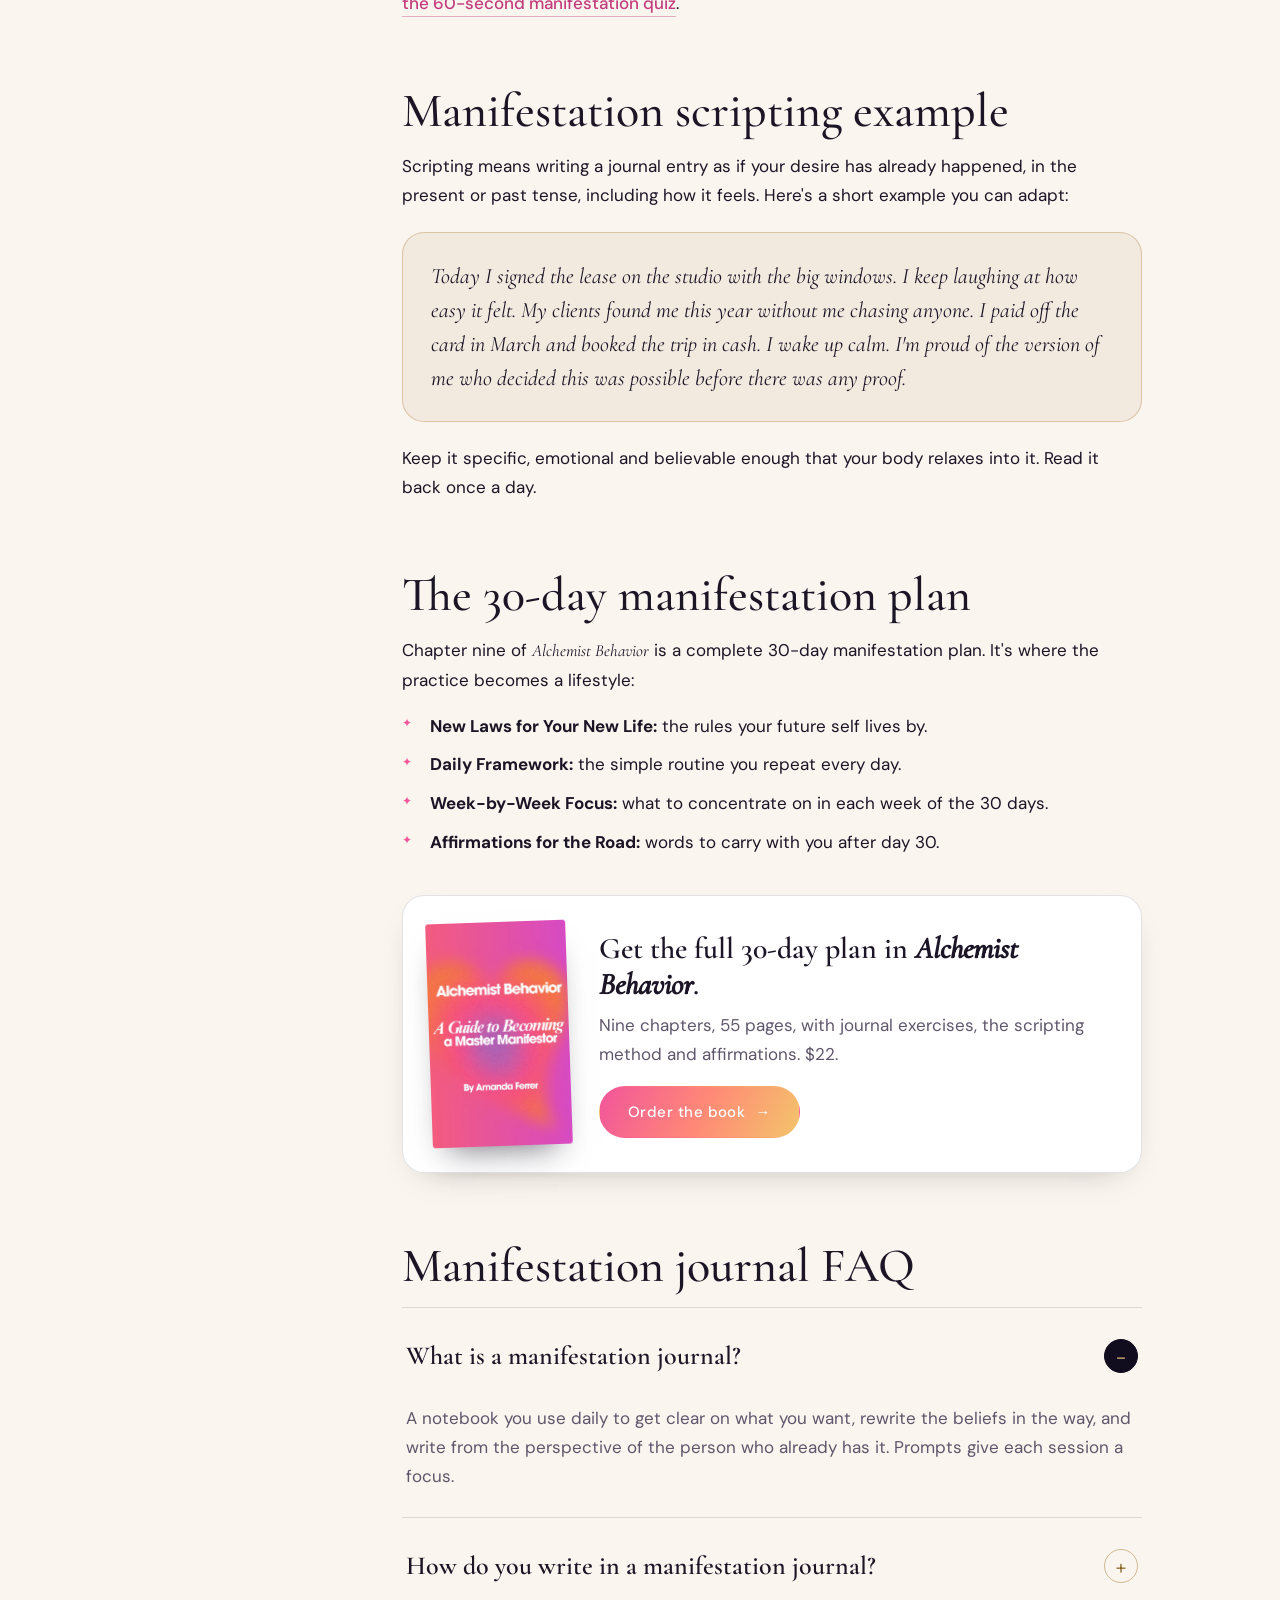
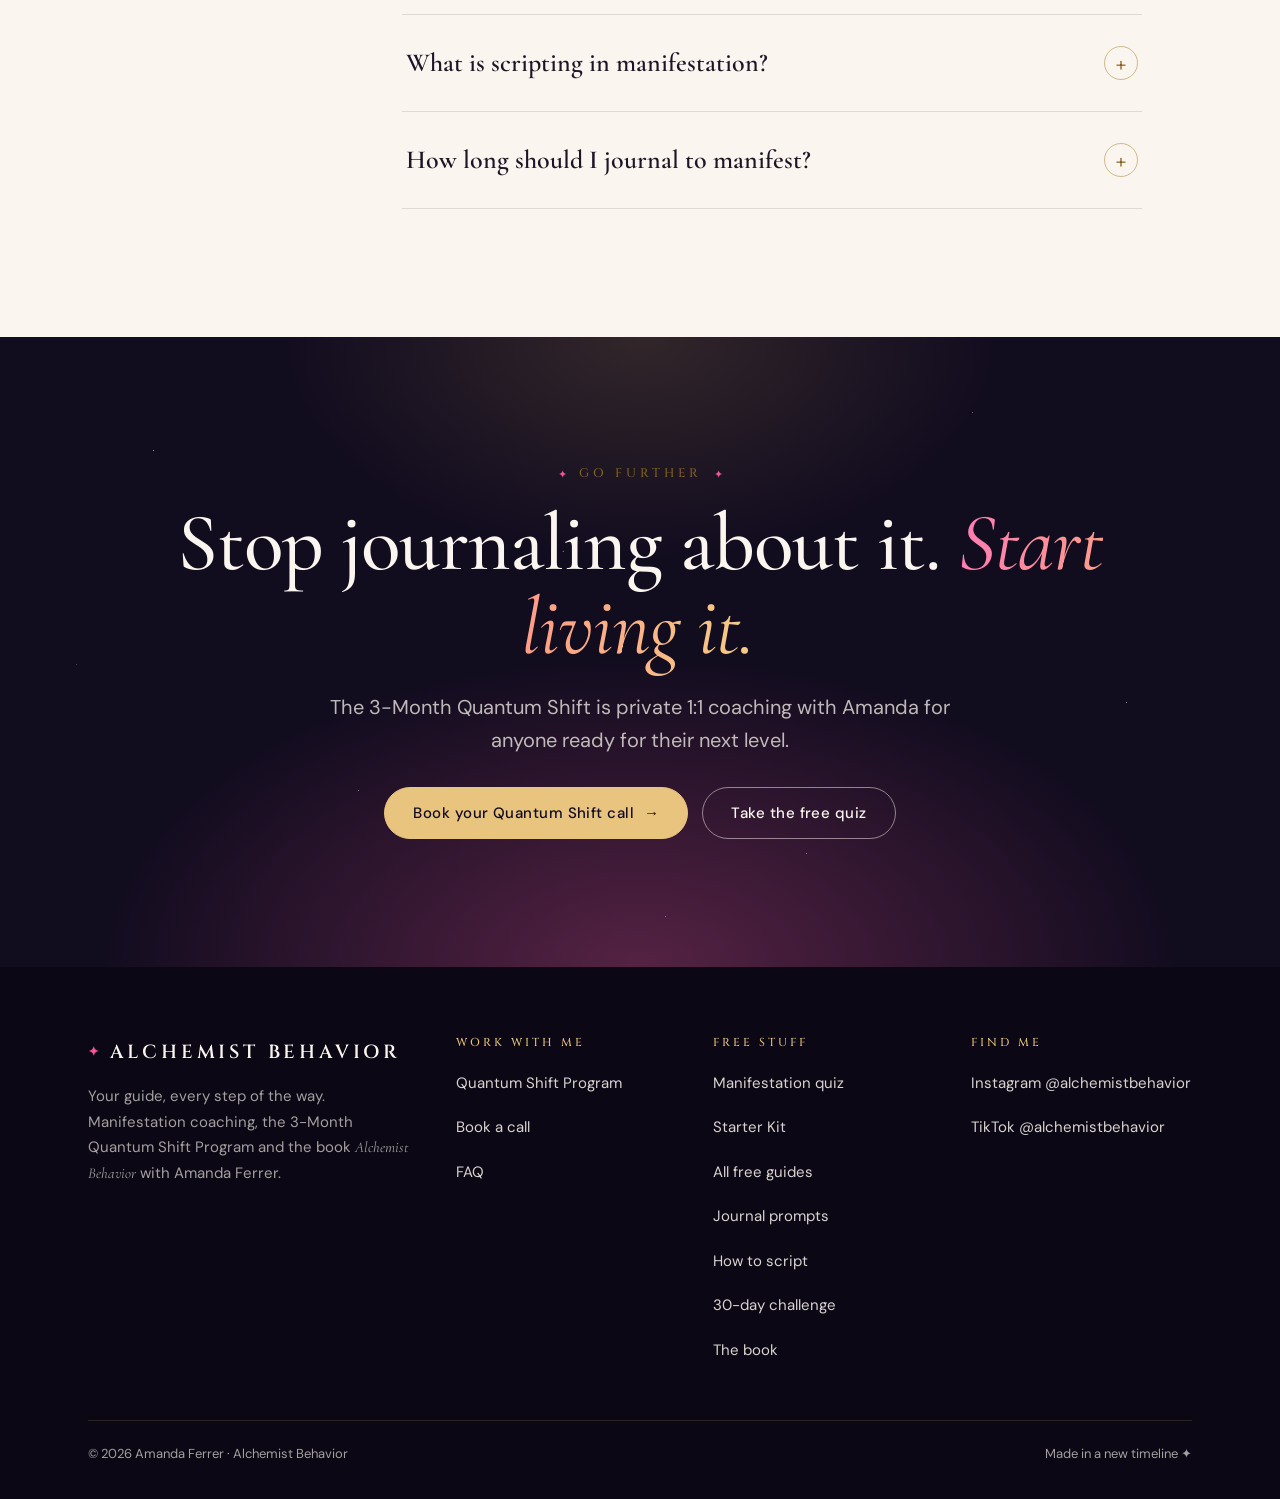
<file: manifestation-journal-prompts.html>
<!DOCTYPE html>
<html lang="en">
<head>
  <meta charset="utf-8">
  <meta name="viewport" content="width=device-width, initial-scale=1">
  <title>45 Manifestation Journal Prompts | Alchemist Behavior</title>
  <meta name="description" content="45 manifestation journal prompts for self-concept, limiting beliefs, gratitude, scripting, money and love, plus a scripting example. Free, with a printable kit.">
  <meta name="author" content="Amanda Ferrer">
  <meta name="robots" content="index, follow, max-snippet:-1, max-image-preview:large">
  <link rel="canonical" href="https://www.alchemistbehavior.com/manifestation-journal-prompts.html">
  <meta name="theme-color" content="#120c1f">
  <meta property="og:type" content="article">
  <meta property="og:site_name" content="Alchemist Behavior">
  <meta property="og:url" content="https://www.alchemistbehavior.com/manifestation-journal-prompts.html">
  <meta property="og:title" content="45 Manifestation Journal Prompts (Self-Concept, Scripting, Money)">
  <meta property="og:description" content="The prompts Amanda Ferrer's private clients use, organized into a five-minute daily manifesting journal practice.">
  <meta property="og:image" content="https://www.alchemistbehavior.com/site/og-image.jpg">
  <meta property="og:image:width" content="1200">
  <meta property="og:image:height" content="630">
  <meta name="twitter:card" content="summary_large_image">
  <meta name="twitter:title" content="45 Manifestation Journal Prompts (Self-Concept, Scripting, Money)">
  <meta name="twitter:description" content="A five-minute daily manifesting journal practice from Alchemist Behavior.">
  <meta name="twitter:image" content="https://www.alchemistbehavior.com/site/og-image.jpg">
  <link rel="preload" href="site/fonts/cormorant-garamond-latin-500-normal.woff2" as="font" type="font/woff2" crossorigin>
  <link rel="preload" href="site/fonts/dm-sans-latin-400-normal.woff2" as="font" type="font/woff2" crossorigin>
  <link rel="stylesheet" href="site/site.css">
  <link rel="icon" href="data:image/svg+xml,%3Csvg xmlns='http://www.w3.org/2000/svg' viewBox='0 0 64 64'%3E%3Cdefs%3E%3ClinearGradient id='g' x1='0' y1='0' x2='1' y2='1'%3E%3Cstop offset='0' stop-color='%23ff5fae'/%3E%3Cstop offset='1' stop-color='%23ffd95a'/%3E%3C/linearGradient%3E%3C/defs%3E%3Crect width='64' height='64' rx='14' fill='url(%23g)'/%3E%3Cpath d='M32 10l4.5 16.5L53 32l-16.5 4.5L32 53l-4.5-16.5L11 32l16.5-5.5z' fill='%23fff'/%3E%3C/svg%3E">
  <script type="application/ld+json">
  {
    "@context": "https://schema.org",
    "@graph": [
      {
        "@type": "Article",
        "@id": "https://www.alchemistbehavior.com/manifestation-journal-prompts.html#article",
        "headline": "45 Manifestation Journal Prompts for Self-Concept, Scripting and Money",
        "description": "Manifestation journal prompts organized by the nine chapters of Alchemist Behavior: A Guide to Becoming a Master Manifestor, with a scripting example and a 30-day plan.",
        "author": { "@type": "Person", "@id": "https://www.alchemistbehavior.com/#amanda", "name": "Amanda Ferrer", "url": "https://www.alchemistbehavior.com/" },
        "publisher": { "@id": "https://www.alchemistbehavior.com/#org" },
        "image": "https://www.alchemistbehavior.com/site/og-image.jpg",
        "datePublished": "2026-11-08",
        "dateModified": "2026-11-08",
        "mainEntityOfPage": "https://www.alchemistbehavior.com/manifestation-journal-prompts.html",
        "about": ["Manifestation journal", "Journal prompts", "Scripting", "Self-concept"]
      },
      {
        "@type": "BreadcrumbList",
        "itemListElement": [
          { "@type": "ListItem", "position": 1, "name": "Home", "item": "https://www.alchemistbehavior.com/" },
          { "@type": "ListItem", "position": 2, "name": "Manifestation Journal Prompts", "item": "https://www.alchemistbehavior.com/manifestation-journal-prompts.html" }
        ]
      },
      {
        "@type": "FAQPage",
        "mainEntity": [
          { "@type": "Question", "name": "What is a manifestation journal?", "acceptedAnswer": { "@type": "Answer", "text": "A manifestation journal is a notebook you use daily to get clear on what you want, rewrite the beliefs in the way, and write from the perspective of the person who already has it. Prompts give each session a focus." } },
          { "@type": "Question", "name": "How do you write in a manifestation journal?", "acceptedAnswer": { "@type": "Answer", "text": "Spend five minutes each morning: write three gratitudes, answer one prompt honestly, write a short present-tense script as your future self, and name one aligned action for the day." } },
          { "@type": "Question", "name": "What is scripting in manifestation?", "acceptedAnswer": { "@type": "Answer", "text": "Scripting is writing a detailed journal entry in the present or past tense as if your desire has already happened, including how it feels. It trains your self-concept to treat the goal as normal." } },
          { "@type": "Question", "name": "How long should I journal to manifest?", "acceptedAnswer": { "@type": "Answer", "text": "Consistency matters more than length. Five to ten minutes a day for 30 days builds the habit. The 30-day plan in Alchemist Behavior gives you a daily framework and a week-by-week focus." } }
        ]
      }
    ]
  }
  </script>
</head>
<body>
  <a class="skip" href="#main">Skip to content</a>

  <div class="bar"><b>Free</b> The Manifesting Starter Kit: 45 journal prompts + a 7-day kickstart. <a href="#kit">Get it free</a></div>

  <header class="nav" id="top">
    <div class="wrap nav__inner">
      <a class="brand" href="/"><span class="brand__name">Alchemist Behavior</span><span class="brand__sub">Amanda Ferrer</span></a>
      <button class="nav__toggle" aria-label="Menu" aria-expanded="false" aria-controls="nav-links"><span></span><span></span><span></span></button>
      <nav class="nav__links" id="nav-links" aria-label="Main">
        <a href="/#quiz">Free Quiz</a>
        <a href="/#book">The Book</a>
        <a href="/#program">Coaching</a>
        <a href="guides.html">Free Guides</a>
        <a href="/#faq">FAQ</a>
        <a class="btn btn--sun btn--sm" href="intake.html">Book a call</a>
      </nav>
    </div>
  </header>

  <main id="main">
    <section class="article-hero">
      <div class="wrap">
        <p class="breadcrumbs"><a href="/">Alchemist Behavior</a> &nbsp;/&nbsp; Journal prompts</p>
        <h1 class="mega">45 manifestation journal prompts <em>for who you're becoming</em></h1>
        <p class="lede">Self-concept, limiting beliefs, gratitude, scripting, money and love. These prompts are organized around the nine chapters of my book, <em>Alchemist Behavior: A Guide to Becoming a Master Manifestor</em>. Pick one a day. Five minutes is enough.</p>
        <p class="byline"><img src="site/amanda-ferrer.jpg" width="46" height="46" alt="Amanda Ferrer">By Amanda Ferrer · Author of <em>Alchemist Behavior</em></p>
        <p style="margin-top:22px"><a class="btn btn--gold" href="#kit">Get all 45 as a free printable <span class="arrow" aria-hidden="true">↓</span></a></p>
      </div>
    </section>

    <section class="section section--paper">
      <div class="wrap article">
        <aside class="toc" aria-label="On this page">
          <h2>On this page</h2>
          <ol>
            <li><a href="#how">How to use these prompts</a></li>
            <li><a href="#understanding">Getting clear</a></li>
            <li><a href="#self-concept">Self-concept</a></li>
            <li><a href="#beliefs">Limiting beliefs</a></li>
            <li><a href="#gratitude">Gratitude</a></li>
            <li><a href="#visualization">Visualization</a></li>
            <li><a href="#money-love-career">Money, love &amp; career</a></li>
            <li><a href="#vibration">High vibration</a></li>
            <li><a href="#daily">Daily check-ins</a></li>
            <li><a href="#action">Aligned action</a></li>
            <li><a href="#scripting">Scripting example</a></li>
            <li><a href="#30-day">30-day plan</a></li>
            <li><a href="#faq">FAQ</a></li>
          </ol>
        </aside>

        <article class="prose">
          <h2 id="how">How to use these prompts</h2>
          <p>A manifestation journal works when it changes how you see yourself, not when it becomes a wish list. Use this simple five-minute structure every morning:</p>
          <ul class="ticks">
            <li><strong>Three gratitudes.</strong> Specific ones. "The way the light hit my kitchen" beats "my home."</li>
            <li><strong>One prompt from below,</strong> answered honestly. Write until you surprise yourself.</li>
            <li><strong>Three lines of scripting</strong> in the present tense, as the version of you who already has it.</li>
            <li><strong>One aligned action</strong> you'll take today, however small.</li>
          </ul>

          <h2 id="understanding">Getting clear on what you want</h2>
          <p>Clarity comes first. You can't receive what you haven't named.</p>
          <ol class="prompts">
            <li>If nothing were off the table, what would my life look like one year from today?</li>
            <li>What do I want that I've been too embarrassed to admit, even to myself?</li>
            <li>Which of my goals are truly mine, and which did I borrow from someone else?</li>
            <li>How do I want to feel every day, and what would create that feeling?</li>
            <li>What am I tolerating right now that the next version of me would not?</li>
          </ol>

          <h2 id="self-concept">Self-concept journal prompts</h2>
          <p>Your self-concept is the ceiling on what you allow yourself to have. Raise it, and everything rises with it.</p>
          <ol class="prompts">
            <li>Who would I be if I already had it, and what would that version of me do today?</li>
            <li>What three words describe who I'm becoming? Where am I already living them?</li>
            <li>What do I believe I deserve, and where did that belief come from?</li>
            <li>How does my future self speak? Write a paragraph in that voice.</li>
            <li>What evidence from my past proves I'm capable of more than I give myself credit for?</li>
          </ol>

          <h2 id="beliefs">Prompts for releasing limiting beliefs</h2>
          <ol class="prompts">
            <li>What story about money did I inherit, and what story am I choosing now?</li>
            <li>Finish the sentence: "People like me can't..." Now write why that isn't true.</li>
            <li>What would I lose if I got everything I wanted? What am I afraid of?</li>
            <li>Whose opinion am I still living for, and what would change if I let it go?</li>
            <li>Which belief, if I dropped it today, would change everything?</li>
          </ol>

          <h2 id="gratitude">Gratitude manifestation prompts</h2>
          <p>Gratitude tells your mind that good things are normal for you. It's the magnet.</p>
          <ol class="prompts">
            <li>What am I grateful for today that I once prayed for?</li>
            <li>Who made my life better this week, and how can I tell them?</li>
            <li>What hard experience am I now grateful for, and what did it give me?</li>
            <li>Write a thank-you note to your future self for the choices you're making today.</li>
            <li>What's already abundant in my life that I keep overlooking?</li>
          </ol>

          <h2 id="visualization">Visualization &amp; vision board prompts</h2>
          <ol class="prompts">
            <li>Describe one ordinary Tuesday in my dream life, hour by hour.</li>
            <li>What does my home look, sound and smell like in my next chapter?</li>
            <li>Which three images belong on my vision board this season, and why?</li>
            <li>Picture the moment you get the news. Where are you? Who do you call first?</li>
            <li>What does my body feel like when I'm living fully aligned?</li>
          </ol>

          <h2 id="money-love-career">Journal prompts to manifest money, love and career</h2>
          <h3>Money</h3>
          <ol class="prompts">
            <li>What is my exact income goal, and what would it let me do, give and become?</li>
            <li>How would I treat money if I knew more was always coming?</li>
          </ol>
          <h3>Love</h3>
          <ol class="prompts">
            <li>How do I want to feel in my relationship, and do I give myself that feeling now?</li>
            <li>What standard am I ready to hold, without apology?</li>
          </ol>
          <h3>Career &amp; business</h3>
          <ol class="prompts">
            <li>What would I build if I knew it couldn't fail, and what's the first step this week?</li>
          </ol>

          <h2 id="vibration">Prompts for staying in high vibration</h2>
          <ol class="prompts">
            <li>What drains my energy, and what's one boundary that would protect it?</li>
            <li>What reliably lifts my mood in five minutes or less?</li>
            <li>Which thought did I repeat most yesterday? Is it one I want to keep?</li>
            <li>How can I make today feel like my future self's ordinary day?</li>
            <li>Where am I waiting to feel good "once it arrives"? How can I feel it now?</li>
          </ol>

          <h2 id="daily">Morning &amp; evening check-in prompts</h2>
          <p>Short prompts for the days you only have two minutes.</p>
          <ol class="prompts">
            <li>Morning: what is today's one non-negotiable for who I'm becoming?</li>
            <li>Morning: how will I know today went well?</li>
            <li>Evening: where did I see evidence today that it's working?</li>
            <li>Evening: what did I handle like my future self?</li>
            <li>Evening: what am I releasing before I sleep?</li>
          </ol>

          <h2 id="action">Aligned action prompts</h2>
          <p>Manifestation without action is daydreaming. These prompts turn clarity into movement.</p>
          <ol class="prompts">
            <li>What's one bold move I've been postponing, and what date will I make it?</li>
            <li>What would I do today if I trusted it was already done?</li>
            <li>Which opportunity in front of me am I ignoring because it looks different than I expected?</li>
            <li>Who do I need to talk to, ask or invite this week?</li>
            <li>What did I do this week that the old me wouldn't have dared?</li>
          </ol>

          <div class="callout" id="kit">
            <h3>Want these as a printable?</h3>
            <p>Get all 45 prompts in the free Manifesting Starter Kit, plus a 7-day kickstart, the 5-minute daily method and affirmation cards.</p>
            <div class="lead" data-lead style="margin-top:10px">
              <form action="https://api.web3forms.com/submit" method="POST">
              <input type="hidden" name="access_key" value="4ab19003-03fb-40d2-b751-9614c69a129e">
              <input type="hidden" name="from_name" value="Alchemist Behavior Website">
              <input type="checkbox" name="botcheck" class="sr-only" tabindex="-1" autocomplete="off" aria-hidden="true">
                <input type="hidden" name="subject" value="New lead: Manifesting Starter Kit (prompts page)">
                <input type="hidden" name="source" value="prompts-page">
                <div class="lead__row">
                  <label class="sr-only" for="p-name">First name</label><input id="p-name" name="name" type="text" autocomplete="given-name" placeholder="First name" required>
                  <label class="sr-only" for="p-email">Email</label><input id="p-email" name="email" type="email" autocomplete="email" placeholder="Email address" required>
                  <button class="btn btn--pink" type="submit">Send it</button>
                </div>
                <p class="lead__status" role="status" aria-live="polite"></p>
                <p class="lead__fine">Instant download. No spam, ever.</p>
              </form>
              <div class="lead__done"><h3>It's yours ✦</h3><p>Your kit is ready.</p><a class="btn btn--sun" href="site/manifesting-starter-kit.pdf" download>Download the kit</a></div>
            </div>
          </div>
          <p>Prompts rewire beliefs. Coaching makes it permanent. Not sure where you're stuck? <a class="textlink" href="/#quiz">Take the 60-second manifestation quiz</a>.</p>

          <h2 id="scripting">Manifestation scripting example</h2>
          <p>Scripting means writing a journal entry as if your desire has already happened, in the present or past tense, including how it feels. Here's a short example you can adapt:</p>
          <div class="script">Today I signed the lease on the studio with the big windows. I keep laughing at how easy it felt. My clients found me this year without me chasing anyone. I paid off the card in March and booked the trip in cash. I wake up calm. I'm proud of the version of me who decided this was possible before there was any proof.</div>
          <p>Keep it specific, emotional and believable enough that your body relaxes into it. Read it back once a day.</p>

          <h2 id="30-day">The 30-day manifestation plan</h2>
          <p>Chapter nine of <em>Alchemist Behavior</em> is a complete 30-day manifestation plan. It's where the practice becomes a lifestyle:</p>
          <ul class="ticks">
            <li><strong>New Laws for Your New Life:</strong> the rules your future self lives by.</li>
            <li><strong>Daily Framework:</strong> the simple routine you repeat every day.</li>
            <li><strong>Week-by-Week Focus:</strong> what to concentrate on in each week of the 30 days.</li>
            <li><strong>Affirmations for the Road:</strong> words to carry with you after day 30.</li>
          </ul>
          <div class="mini-book">
            <img src="site/book-cover.webp" width="900" height="1440" loading="lazy" alt="Alchemist Behavior book cover">
            <div>
              <p class="h3" style="margin-bottom:8px">Get the full 30-day plan in <em>Alchemist Behavior</em>.</p>
              <p style="color:var(--ink-soft)">Nine chapters, 55 pages, with journal exercises, the scripting method and affirmations. $22.</p>
              <a class="btn btn--pink" href="/#book">Order the book <span class="arrow" aria-hidden="true">→</span></a>
            </div>
          </div>

          <h2 id="faq">Manifestation journal FAQ</h2>
          <div class="faq" style="margin:0">
            <details open><summary>What is a manifestation journal?</summary><div><p>A notebook you use daily to get clear on what you want, rewrite the beliefs in the way, and write from the perspective of the person who already has it. Prompts give each session a focus.</p></div></details>
            <details><summary>How do you write in a manifestation journal?</summary><div><p>Spend five minutes each morning: three gratitudes, one prompt answered honestly, a short present-tense script as your future self, and one aligned action for the day.</p></div></details>
            <details><summary>What is scripting in manifestation?</summary><div><p>Writing a detailed journal entry as if your desire has already happened, including how it feels. It trains your self-concept to treat the goal as normal.</p></div></details>
            <details><summary>How long should I journal to manifest?</summary><div><p>Consistency beats length. Five to ten minutes a day for 30 days builds the habit. The 30-day plan in the book gives you a daily framework and a week-by-week focus.</p></div></details>
          </div>
        </article>
      </div>
    </section>

    <section class="section closing">
      <div class="wrap">
        <span class="eyebrow eyebrow--center">Go further</span>
        <h2 class="mega">Stop journaling about it. <em>Start living it.</em></h2>
        <p class="lede">The 3-Month Quantum Shift is private 1:1 coaching with Amanda for anyone ready for their next level.</p>
        <div class="closing__ctas"><a class="btn btn--gold" href="intake.html">Book your Quantum Shift call <span class="arrow" aria-hidden="true">→</span></a><a class="btn btn--ghost" href="/#quiz">Take the free quiz</a></div>
      </div>
    </section>
  </main>

  <footer class="footer">
    <div class="wrap">
      <div class="footer__grid">
        <div>
          <a class="brand" href="/"><span class="brand__name">Alchemist Behavior</span></a>
          <p style="max-width:380px">Your guide, every step of the way. Manifestation coaching, the 3-Month Quantum Shift Program and the book <em>Alchemist Behavior</em> with Amanda Ferrer.</p>
        </div>
        <div><h4>Work with me</h4><ul><li><a href="/#program">Quantum Shift Program</a></li><li><a href="intake.html">Book a call</a></li><li><a href="/#faq">FAQ</a></li></ul></div>
        <div><h4>Free stuff</h4><ul><li><a href="/#quiz">Manifestation quiz</a></li><li><a href="/#kit">Starter Kit</a></li><li><a href="guides.html">All free guides</a></li><li><a href="manifestation-journal-prompts.html">Journal prompts</a></li><li><a href="how-to-script-manifestation.html">How to script</a></li><li><a href="30-day-manifestation-challenge.html">30-day challenge</a></li><li><a href="/#book">The book</a></li></ul></div>
        <div><h4>Find me</h4><ul><li><a href="https://www.instagram.com/alchemistbehavior" target="_blank" rel="noopener">Instagram @alchemistbehavior</a></li><li><a href="https://www.tiktok.com/@alchemistbehavior" target="_blank" rel="noopener">TikTok @alchemistbehavior</a></li></ul></div>
      </div>
      <div class="footer__base"><span>© 2026 Amanda Ferrer · Alchemist Behavior</span><span>Made in a new timeline ✦</span></div>
    </div>
  </footer>

  <!-- Mobile sticky CTA -->
  <div class="mbar">
    <a class="btn btn--sun" href="#kit">Free kit</a>
    <a class="btn btn--pink" href="intake.html">Book a call</a>
  </div>

  <script src="site/site.js" defer></script>
</body>
</html>
</file>
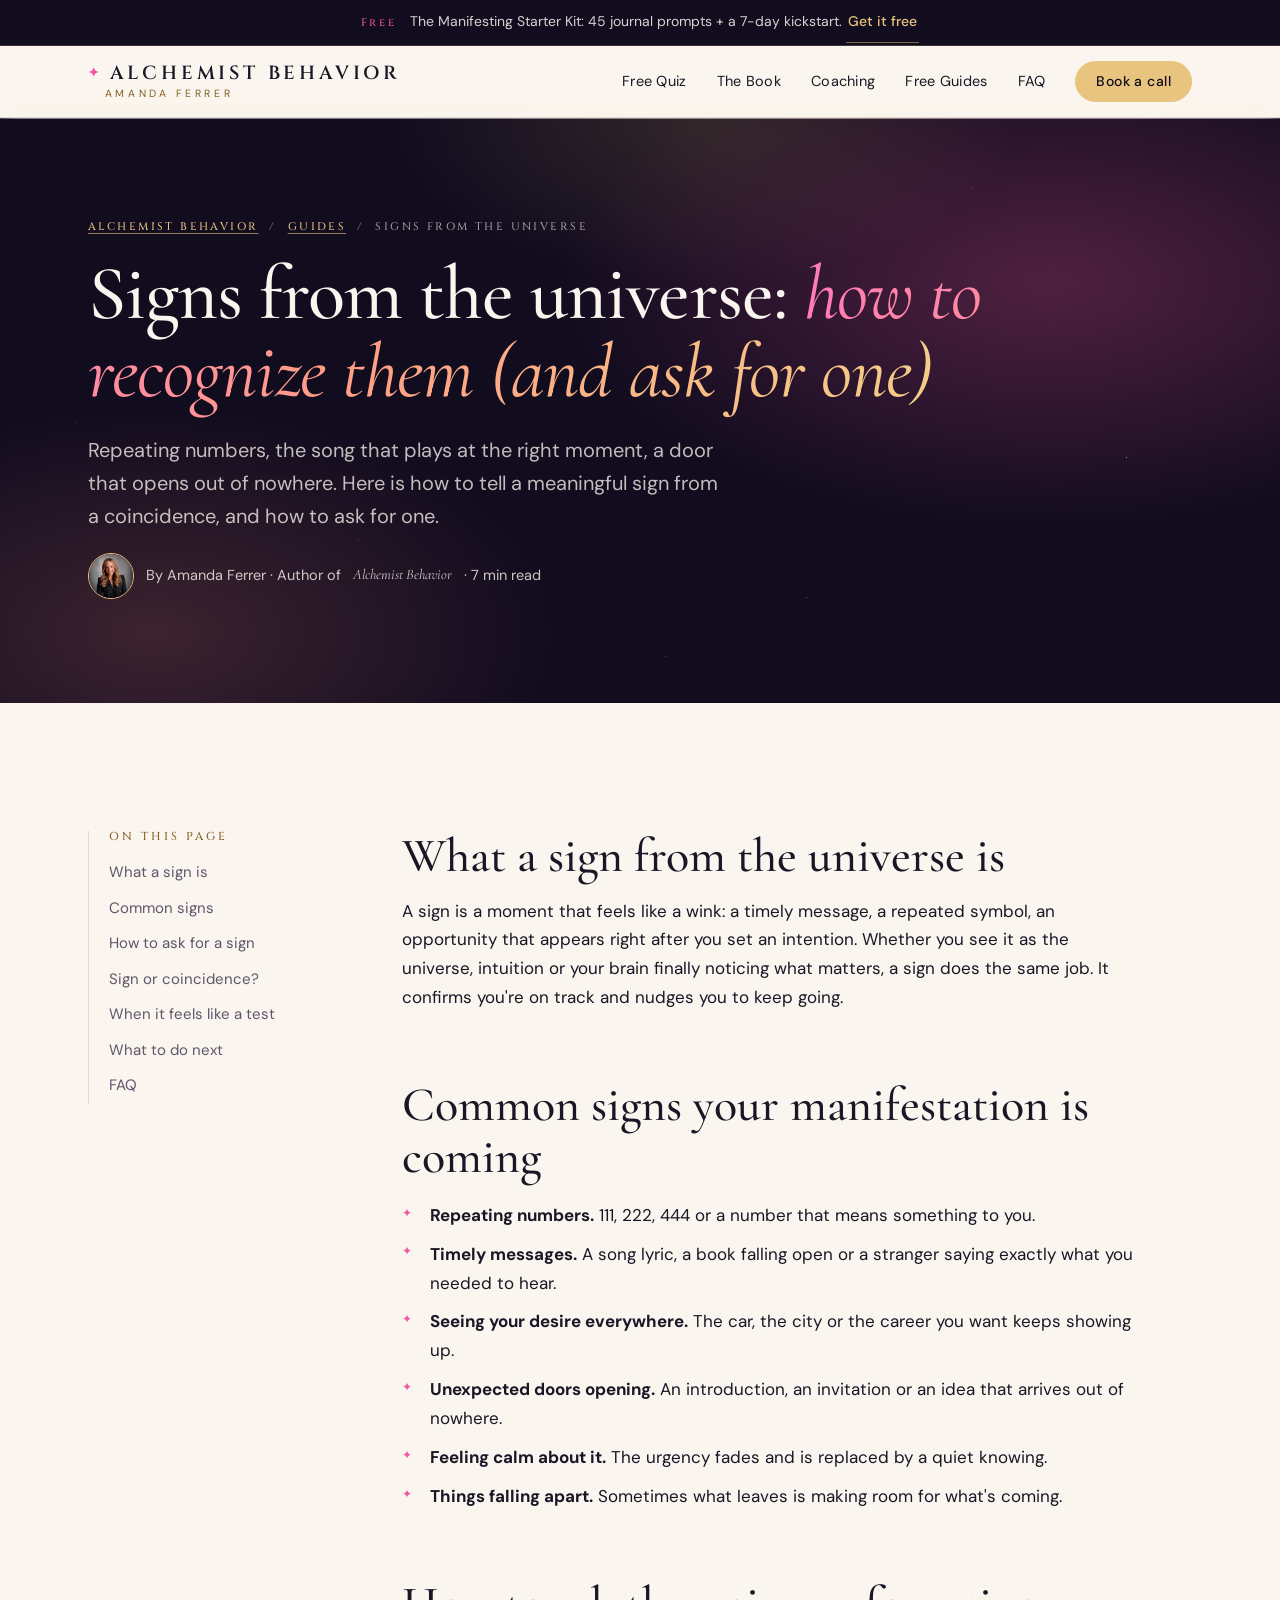
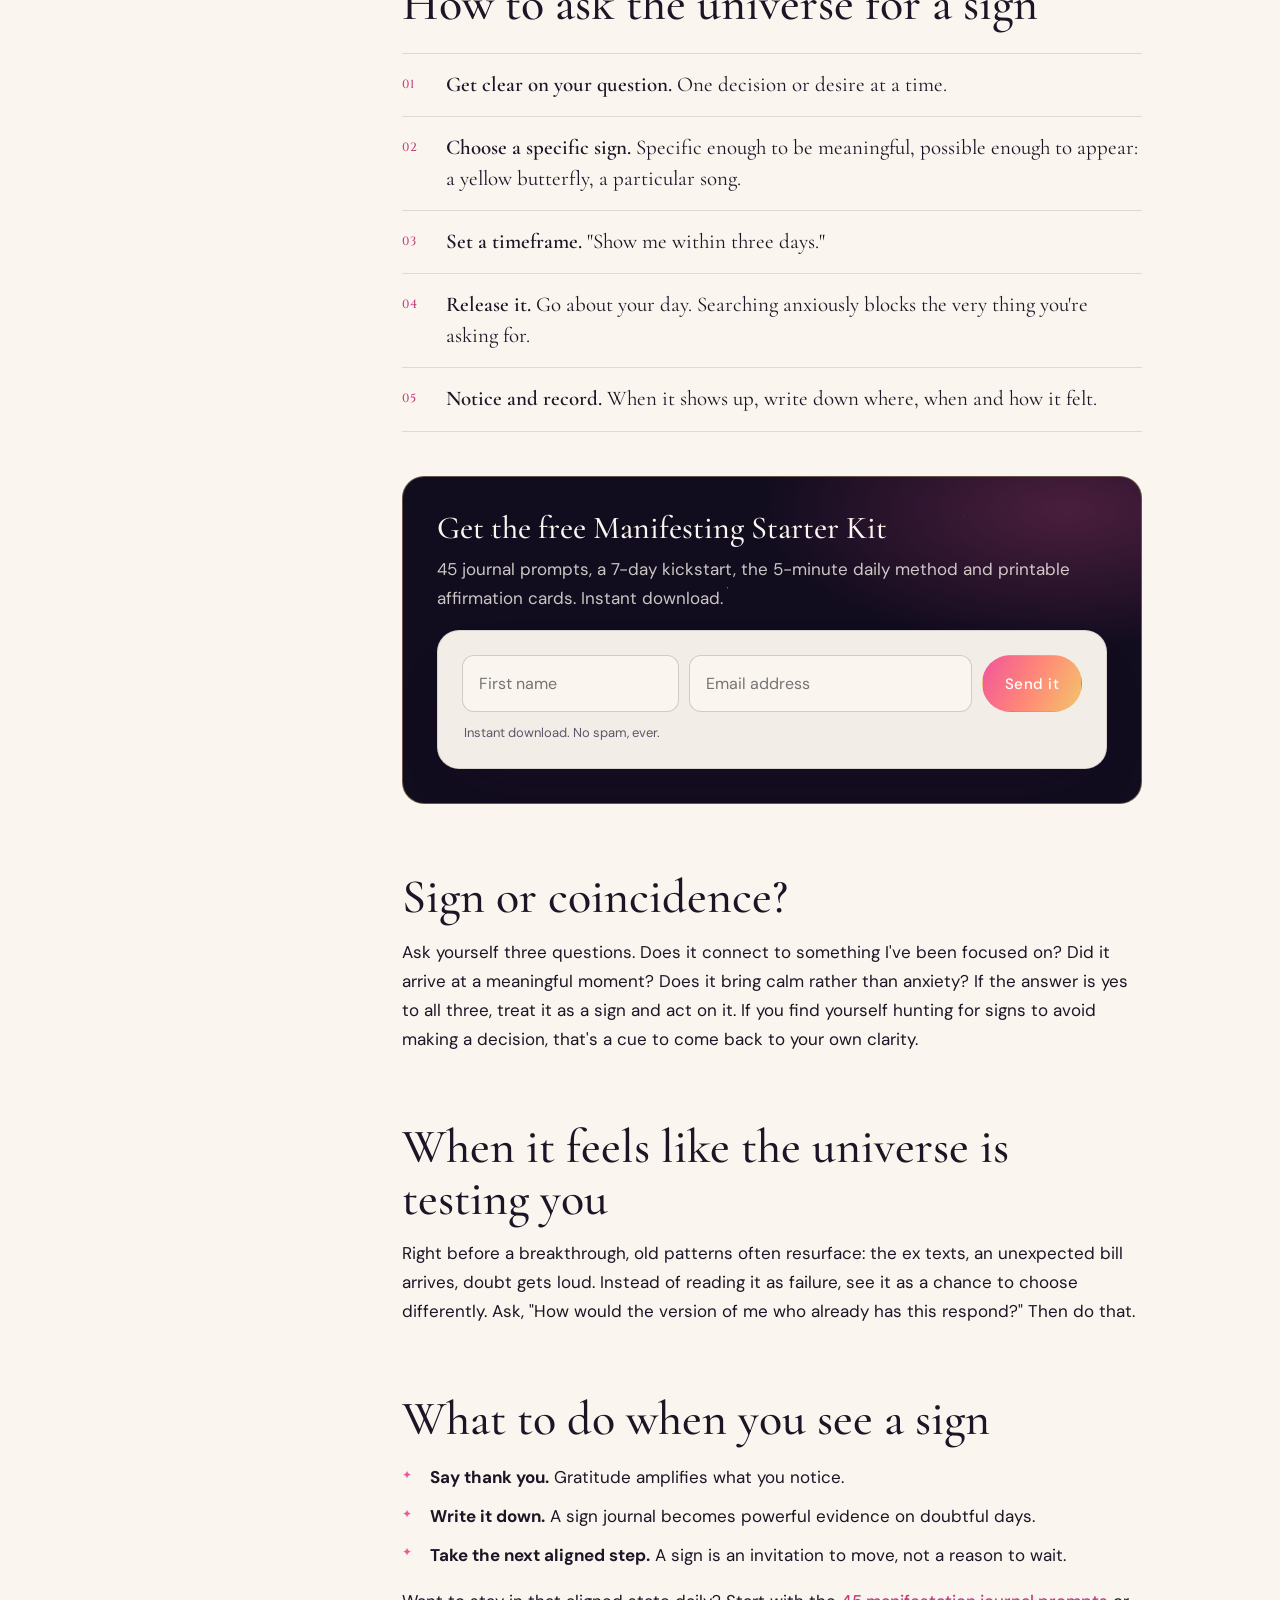
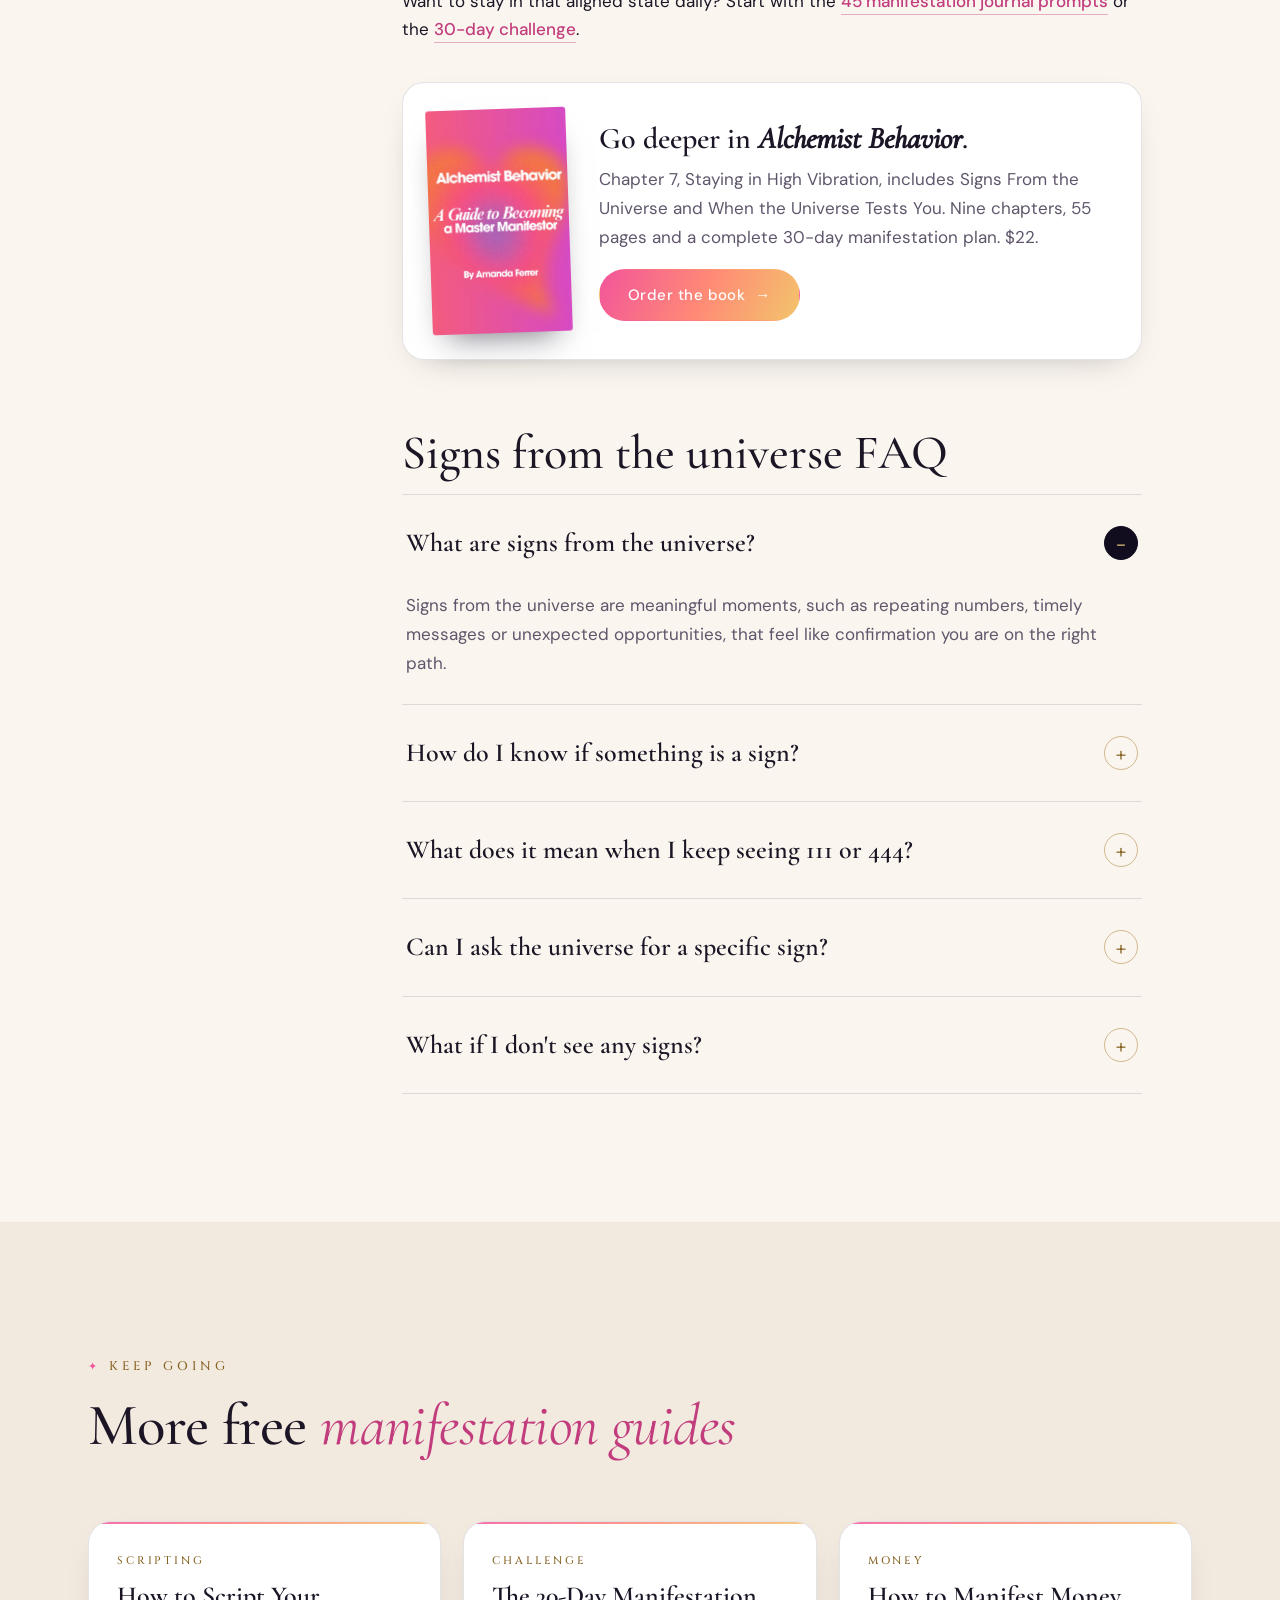
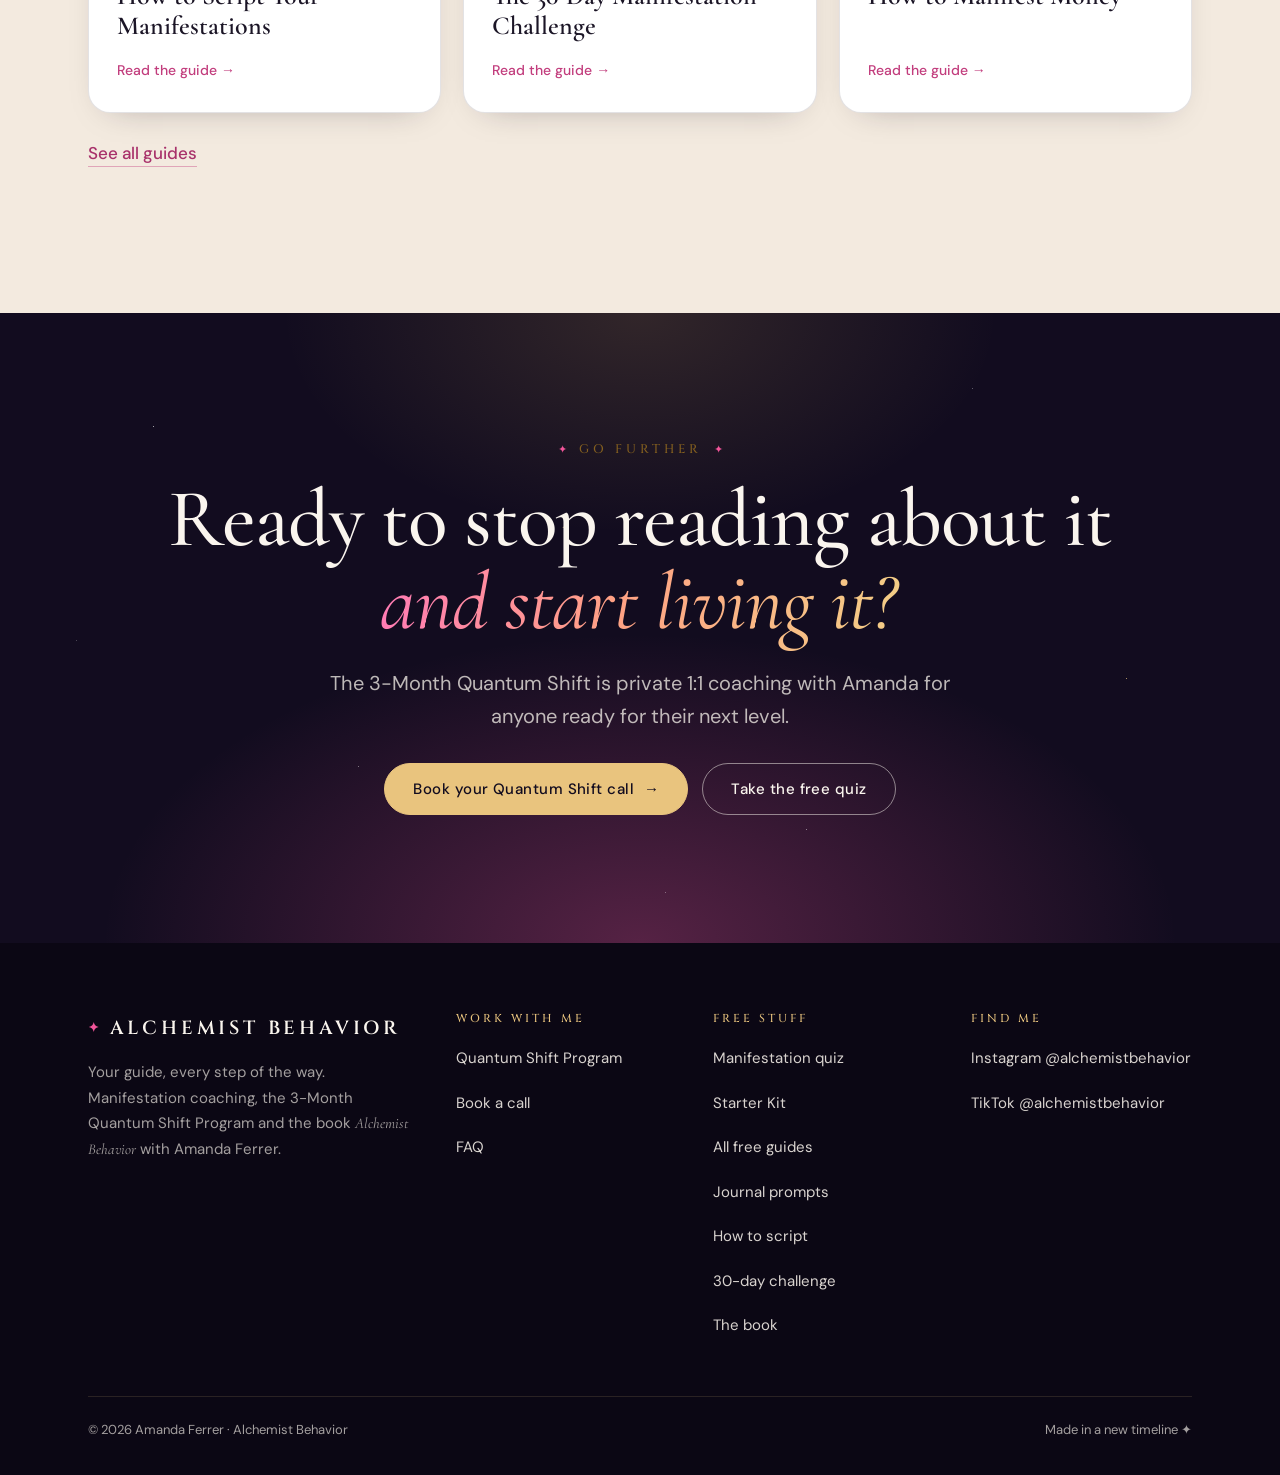
<file: signs-from-the-universe.html>
<!DOCTYPE html>
<html lang="en">
<head>
  <meta charset="utf-8">
  <meta name="viewport" content="width=device-width, initial-scale=1">
  <title>Signs From the Universe: How to Recognize &amp; Ask</title>
  <meta name="description" content="Signs from the universe explained: common signs like repeating numbers, how to ask the universe for a sign, and how to tell a sign from coincidence.">
  <meta name="author" content="Amanda Ferrer">
  <meta name="robots" content="index, follow, max-snippet:-1, max-image-preview:large">
  <link rel="canonical" href="https://www.alchemistbehavior.com/signs-from-the-universe.html">
  <meta name="theme-color" content="#120c1f">
  <link rel="preload" href="site/fonts/cormorant-garamond-latin-500-normal.woff2" as="font" type="font/woff2" crossorigin>
  <link rel="preload" href="site/fonts/dm-sans-latin-400-normal.woff2" as="font" type="font/woff2" crossorigin>
  <link rel="stylesheet" href="site/site.css">
  <link rel="icon" href="data:image/svg+xml,%3Csvg xmlns='http://www.w3.org/2000/svg' viewBox='0 0 64 64'%3E%3Cdefs%3E%3ClinearGradient id='g' x1='0' y1='0' x2='1' y2='1'%3E%3Cstop offset='0' stop-color='%23ff5fae'/%3E%3Cstop offset='1' stop-color='%23ffd95a'/%3E%3C/linearGradient%3E%3C/defs%3E%3Crect width='64' height='64' rx='14' fill='url(%23g)'/%3E%3Cpath d='M32 10l4.5 16.5L53 32l-16.5 4.5L32 53l-4.5-16.5L11 32l16.5-5.5z' fill='%23fff'/%3E%3C/svg%3E">
  <meta property="og:type" content="article">
  <meta property="og:site_name" content="Alchemist Behavior">
  <meta property="og:url" content="https://www.alchemistbehavior.com/signs-from-the-universe.html">
  <meta property="og:title" content="Signs From the Universe: How to Recognize Them and Ask for One">
  <meta property="og:description" content="Signs from the universe explained: common signs like repeating numbers, how to ask the universe for a sign, and how to tell a sign from coincidence.">
  <meta property="og:image" content="https://www.alchemistbehavior.com/site/og-image.jpg">
  <meta property="og:image:width" content="1200">
  <meta property="og:image:height" content="630">
  <meta property="article:author" content="Amanda Ferrer">
  <meta property="article:published_time" content="2026-11-08">
  <meta name="twitter:card" content="summary_large_image">
  <meta name="twitter:title" content="Signs From the Universe: How to Recognize Them and Ask for One">
  <meta name="twitter:description" content="Signs from the universe explained: common signs like repeating numbers, how to ask the universe for a sign, and how to tell a sign from coincidence.">
  <meta name="twitter:image" content="https://www.alchemistbehavior.com/site/og-image.jpg">
  <script type="application/ld+json">
{
  "@context": "https://schema.org",
  "@graph": [
    {
      "@type": "Article",
      "@id": "https://www.alchemistbehavior.com/signs-from-the-universe.html#article",
      "headline": "Signs From the Universe: How to Recognize Them and Ask for One",
      "description": "Signs from the universe explained: common signs like repeating numbers, how to ask the universe for a sign, and how to tell a sign from coincidence.",
      "author": {
        "@type": "Person",
        "@id": "https://www.alchemistbehavior.com/#amanda",
        "name": "Amanda Ferrer",
        "url": "https://www.alchemistbehavior.com/"
      },
      "publisher": {
        "@id": "https://www.alchemistbehavior.com/#org"
      },
      "image": "https://www.alchemistbehavior.com/site/og-image.jpg",
      "datePublished": "2026-11-08",
      "dateModified": "2026-11-08",
      "mainEntityOfPage": "https://www.alchemistbehavior.com/signs-from-the-universe.html",
      "keywords": "signs from the universe, signs your manifestation is coming, how to ask the universe for a sign, angel numbers manifestation, synchronicity",
      "isPartOf": {
        "@id": "https://www.alchemistbehavior.com/#website"
      }
    },
    {
      "@type": "BreadcrumbList",
      "itemListElement": [
        {
          "@type": "ListItem",
          "position": 1,
          "name": "Home",
          "item": "https://www.alchemistbehavior.com/"
        },
        {
          "@type": "ListItem",
          "position": 2,
          "name": "Guides",
          "item": "https://www.alchemistbehavior.com/guides.html"
        },
        {
          "@type": "ListItem",
          "position": 3,
          "name": "Signs From the Universe",
          "item": "https://www.alchemistbehavior.com/signs-from-the-universe.html"
        }
      ]
    },
    {
      "@type": "FAQPage",
      "mainEntity": [
        {
          "@type": "Question",
          "name": "What are signs from the universe?",
          "acceptedAnswer": {
            "@type": "Answer",
            "text": "Signs from the universe are meaningful moments, such as repeating numbers, timely messages or unexpected opportunities, that feel like confirmation you are on the right path."
          }
        },
        {
          "@type": "Question",
          "name": "How do I know if something is a sign?",
          "acceptedAnswer": {
            "@type": "Answer",
            "text": "A sign usually feels personal and well-timed, connects to something you have been thinking about, and brings a sense of calm or knowing rather than fear."
          }
        },
        {
          "@type": "Question",
          "name": "What does it mean when I keep seeing 111 or 444?",
          "acceptedAnswer": {
            "@type": "Answer",
            "text": "Many people read repeating numbers as a reminder to notice their thoughts and stay aligned with what they want. The most useful meaning is the one that prompts you to check in with your intention."
          }
        },
        {
          "@type": "Question",
          "name": "Can I ask the universe for a specific sign?",
          "acceptedAnswer": {
            "@type": "Answer",
            "text": "Yes. Choose something specific but possible, set a timeframe, then let it go. Holding the request lightly makes it easier to notice."
          }
        },
        {
          "@type": "Question",
          "name": "What if I don't see any signs?",
          "acceptedAnswer": {
            "@type": "Answer",
            "text": "Signs are not required for your manifestation to work. Keep doing the inner work and taking aligned action. Often the biggest sign is simply how differently you feel and act."
          }
        }
      ]
    },
    {
      "@type": "HowTo",
      "name": "How to ask the universe for a sign",
      "totalTime": "PT5M",
      "step": [
        {
          "@type": "HowToStep",
          "position": 1,
          "name": "Get clear on your question",
          "text": "Write down the single decision or desire you want guidance on."
        },
        {
          "@type": "HowToStep",
          "position": 2,
          "name": "Choose a specific sign",
          "text": "Pick something specific but possible, such as a yellow butterfly, a particular song or a number."
        },
        {
          "@type": "HowToStep",
          "position": 3,
          "name": "Set a timeframe",
          "text": "Ask to see it within a set window, such as the next three days."
        },
        {
          "@type": "HowToStep",
          "position": 4,
          "name": "Release it",
          "text": "Let the request go and carry on with your day instead of searching anxiously."
        },
        {
          "@type": "HowToStep",
          "position": 5,
          "name": "Notice and record",
          "text": "When it appears, write down where and when, and how it felt."
        }
      ]
    }
  ]
}
  </script>
</head>
<body>
  <a class="skip" href="#main">Skip to content</a>

  <div class="bar"><b>Free</b> The Manifesting Starter Kit: 45 journal prompts + a 7-day kickstart. <a href="#kit">Get it free</a></div>

  <header class="nav" id="top">
    <div class="wrap nav__inner">
      <a class="brand" href="/"><span class="brand__name">Alchemist Behavior</span><span class="brand__sub">Amanda Ferrer</span></a>
      <button class="nav__toggle" aria-label="Menu" aria-expanded="false" aria-controls="nav-links"><span></span><span></span><span></span></button>
      <nav class="nav__links" id="nav-links" aria-label="Main">
        <a href="/#quiz">Free Quiz</a>
        <a href="/#book">The Book</a>
        <a href="/#program">Coaching</a>
        <a href="guides.html">Free Guides</a>
        <a href="/#faq">FAQ</a>
        <a class="btn btn--sun btn--sm" href="intake.html">Book a call</a>
      </nav>
    </div>
  </header>

  <main id="main">
    <section class="article-hero">
      <div class="wrap">
        <p class="breadcrumbs"><a href="/">Alchemist Behavior</a> &nbsp;/&nbsp; <a href="guides.html">Guides</a> &nbsp;/&nbsp; Signs From the Universe</p>
        <h1 class="mega">Signs from the universe: <em>how to recognize them (and ask for one)</em></h1>
        <p class="lede">Repeating numbers, the song that plays at the right moment, a door that opens out of nowhere. Here is how to tell a meaningful sign from a coincidence, and how to ask for one.</p>
        <p class="byline"><img src="site/amanda-ferrer.jpg" width="46" height="46" alt="Amanda Ferrer">By Amanda Ferrer · Author of <em>Alchemist Behavior</em> · 7 min read</p>
      </div>
    </section>

    <section class="section section--cream">
      <div class="wrap article">
        <aside class="toc" aria-label="On this page">
          <h2>On this page</h2>
          <ol><li><a href="#what">What a sign is</a></li><li><a href="#common">Common signs</a></li><li><a href="#ask">How to ask for a sign</a></li><li><a href="#coincidence">Sign or coincidence?</a></li><li><a href="#tests">When it feels like a test</a></li><li><a href="#next">What to do next</a></li><li><a href="#faq">FAQ</a></li></ol>
        </aside>
        <article class="prose">
          <h2 id="what">What a sign from the universe is</h2>
          <p>A sign is a moment that feels like a wink: a timely message, a repeated symbol, an opportunity that appears right after you set an intention. Whether you see it as the universe, intuition or your brain finally noticing what matters, a sign does the same job. It confirms you're on track and nudges you to keep going.</p>

          <h2 id="common">Common signs your manifestation is coming</h2>
          <ul class="ticks">
            <li><strong>Repeating numbers.</strong> 111, 222, 444 or a number that means something to you.</li>
            <li><strong>Timely messages.</strong> A song lyric, a book falling open or a stranger saying exactly what you needed to hear.</li>
            <li><strong>Seeing your desire everywhere.</strong> The car, the city or the career you want keeps showing up.</li>
            <li><strong>Unexpected doors opening.</strong> An introduction, an invitation or an idea that arrives out of nowhere.</li>
            <li><strong>Feeling calm about it.</strong> The urgency fades and is replaced by a quiet knowing.</li>
            <li><strong>Things falling apart.</strong> Sometimes what leaves is making room for what's coming.</li>
          </ul>

          <h2 id="ask">How to ask the universe for a sign</h2>
          <ol class="prompts">
            <li><span><strong>Get clear on your question.</strong> One decision or desire at a time.</span></li>
            <li><span><strong>Choose a specific sign.</strong> Specific enough to be meaningful, possible enough to appear: a yellow butterfly, a particular song.</span></li>
            <li><span><strong>Set a timeframe.</strong> "Show me within three days."</span></li>
            <li><span><strong>Release it.</strong> Go about your day. Searching anxiously blocks the very thing you're asking for.</span></li>
            <li><span><strong>Notice and record.</strong> When it shows up, write down where, when and how it felt.</span></li>
          </ol>

          <div class="callout" id="kit">
            <h3>Get the free Manifesting Starter Kit</h3>
            <p>45 journal prompts, a 7-day kickstart, the 5-minute daily method and printable affirmation cards. Instant download.</p>
            <div class="lead" data-lead style="margin-top:10px">
              <form action="https://api.web3forms.com/submit" method="POST">
                <input type="hidden" name="access_key" value="4ab19003-03fb-40d2-b751-9614c69a129e">
                <input type="hidden" name="from_name" value="Alchemist Behavior Website">
                <input type="checkbox" name="botcheck" class="sr-only" tabindex="-1" autocomplete="off" aria-hidden="true">
                <input type="hidden" name="subject" value="New lead: Manifesting Starter Kit (signs-from-the-universe)">
                <input type="hidden" name="source" value="signs-from-the-universe">
                <div class="lead__row">
                  <label class="sr-only" for="g4-name">First name</label><input id="g4-name" name="name" type="text" autocomplete="given-name" placeholder="First name" required>
                  <label class="sr-only" for="g4-email">Email</label><input id="g4-email" name="email" type="email" autocomplete="email" placeholder="Email address" required>
                  <button class="btn btn--pink" type="submit">Send it</button>
                </div>
                <p class="lead__status" role="status" aria-live="polite"></p>
                <p class="lead__fine">Instant download. No spam, ever.</p>
              </form>
              <div class="lead__done"><h3>It's yours ✦</h3><p>Your kit is ready.</p><a class="btn btn--sun" href="site/manifesting-starter-kit.pdf" download>Download the kit</a></div>
            </div>
          </div>

          <h2 id="coincidence">Sign or coincidence?</h2>
          <p>Ask yourself three questions. Does it connect to something I've been focused on? Did it arrive at a meaningful moment? Does it bring calm rather than anxiety? If the answer is yes to all three, treat it as a sign and act on it. If you find yourself hunting for signs to avoid making a decision, that's a cue to come back to your own clarity.</p>

          <h2 id="tests">When it feels like the universe is testing you</h2>
          <p>Right before a breakthrough, old patterns often resurface: the ex texts, an unexpected bill arrives, doubt gets loud. Instead of reading it as failure, see it as a chance to choose differently. Ask, "How would the version of me who already has this respond?" Then do that.</p>

          <h2 id="next">What to do when you see a sign</h2>
          <ul class="ticks">
            <li><strong>Say thank you.</strong> Gratitude amplifies what you notice.</li>
            <li><strong>Write it down.</strong> A sign journal becomes powerful evidence on doubtful days.</li>
            <li><strong>Take the next aligned step.</strong> A sign is an invitation to move, not a reason to wait.</li>
          </ul>
          <p>Want to stay in that aligned state daily? Start with the <a class="textlink" href="manifestation-journal-prompts.html">45 manifestation journal prompts</a> or the <a class="textlink" href="30-day-manifestation-challenge.html">30-day challenge</a>.</p>
          <div class="mini-book">
            <img src="site/book-cover.webp" width="900" height="1440" loading="lazy" alt="Alchemist Behavior book cover">
            <div>
              <p class="h3" style="margin-bottom:8px">Go deeper in <em>Alchemist Behavior</em>.</p>
              <p style="color:var(--ink-soft)">Chapter 7, Staying in High Vibration, includes Signs From the Universe and When the Universe Tests You. Nine chapters, 55 pages and a complete 30-day manifestation plan. $22.</p>
              <a class="btn btn--pink" href="/#book">Order the book <span class="arrow" aria-hidden="true">→</span></a>
            </div>
          </div>

          <h2 id="faq">Signs from the universe FAQ</h2>
          <div class="faq" style="margin:0"><details open><summary>What are signs from the universe?</summary><div><p>Signs from the universe are meaningful moments, such as repeating numbers, timely messages or unexpected opportunities, that feel like confirmation you are on the right path.</p></div></details><details><summary>How do I know if something is a sign?</summary><div><p>A sign usually feels personal and well-timed, connects to something you have been thinking about, and brings a sense of calm or knowing rather than fear.</p></div></details><details><summary>What does it mean when I keep seeing 111 or 444?</summary><div><p>Many people read repeating numbers as a reminder to notice their thoughts and stay aligned with what they want. The most useful meaning is the one that prompts you to check in with your intention.</p></div></details><details><summary>Can I ask the universe for a specific sign?</summary><div><p>Yes. Choose something specific but possible, set a timeframe, then let it go. Holding the request lightly makes it easier to notice.</p></div></details><details><summary>What if I don&#x27;t see any signs?</summary><div><p>Signs are not required for your manifestation to work. Keep doing the inner work and taking aligned action. Often the biggest sign is simply how differently you feel and act.</p></div></details></div>
        </article>
      </div>
    </section>

<section class="section section--blush"><div class="wrap"><div class="section__head"><span class="eyebrow">Keep going</span><h2 class="h2">More free <em>manifestation guides</em></h2></div><div class="guide-grid"><a class="guide-card" href="how-to-script-manifestation.html"><span class="guide-card__k">Scripting</span><span class="guide-card__t">How to Script Your Manifestations</span><span class="guide-card__go">Read the guide →</span></a><a class="guide-card" href="30-day-manifestation-challenge.html"><span class="guide-card__k">Challenge</span><span class="guide-card__t">The 30-Day Manifestation Challenge</span><span class="guide-card__go">Read the guide →</span></a><a class="guide-card" href="how-to-manifest-money.html"><span class="guide-card__k">Money</span><span class="guide-card__t">How to Manifest Money</span><span class="guide-card__go">Read the guide →</span></a></div><p style="margin-top:26px"><a class="textlink" href="guides.html">See all guides</a></p></div></section>

    <section class="section closing">
      <div class="wrap">
        <span class="eyebrow eyebrow--center">Go further</span>
        <h2 class="mega">Ready to stop reading about it <em>and start living it?</em></h2>
        <p class="lede">The 3-Month Quantum Shift is private 1:1 coaching with Amanda for anyone ready for their next level.</p>
        <div class="closing__ctas"><a class="btn btn--gold" href="intake.html">Book your Quantum Shift call <span class="arrow" aria-hidden="true">→</span></a><a class="btn btn--ghost" href="/#quiz">Take the free quiz</a></div>
      </div>
    </section>
  </main>

  <footer class="footer">
    <div class="wrap">
      <div class="footer__grid">
        <div>
          <a class="brand" href="/"><span class="brand__name">Alchemist Behavior</span></a>
          <p style="max-width:380px">Your guide, every step of the way. Manifestation coaching, the 3-Month Quantum Shift Program and the book <em>Alchemist Behavior</em> with Amanda Ferrer.</p>
        </div>
        <div><h4>Work with me</h4><ul><li><a href="/#program">Quantum Shift Program</a></li><li><a href="intake.html">Book a call</a></li><li><a href="/#faq">FAQ</a></li></ul></div>
        <div><h4>Free stuff</h4><ul><li><a href="/#quiz">Manifestation quiz</a></li><li><a href="/#kit">Starter Kit</a></li><li><a href="guides.html">All free guides</a></li><li><a href="manifestation-journal-prompts.html">Journal prompts</a></li><li><a href="how-to-script-manifestation.html">How to script</a></li><li><a href="30-day-manifestation-challenge.html">30-day challenge</a></li><li><a href="/#book">The book</a></li></ul></div>
        <div><h4>Find me</h4><ul><li><a href="https://www.instagram.com/alchemistbehavior" target="_blank" rel="noopener">Instagram @alchemistbehavior</a></li><li><a href="https://www.tiktok.com/@alchemistbehavior" target="_blank" rel="noopener">TikTok @alchemistbehavior</a></li></ul></div>
      </div>
      <div class="footer__base"><span>© 2026 Amanda Ferrer · Alchemist Behavior</span><span>Made in a new timeline ✦</span></div>
    </div>
  </footer>

  <!-- Mobile sticky CTA -->
  <div class="mbar">
    <a class="btn btn--sun" href="#kit">Free kit</a>
    <a class="btn btn--pink" href="intake.html">Book a call</a>
  </div>

  <script src="site/site.js" defer></script>
</body>
</html>
</file>
<file: site/site.css>
/* =============================================================
   ALCHEMIST BEHAVIOR · mystical executive design system
   The book's rose → coral → gold palette, glowing against midnight.
   Cormorant Garamond (headlines), Cinzel (inscribed caps), DM Sans (text).
   ============================================================= */

@font-face { font-family: "Cormorant"; font-weight: 400; font-display: swap; src: url("fonts/cormorant-garamond-latin-400-normal.woff2") format("woff2"); }
@font-face { font-family: "Cormorant"; font-weight: 500; font-display: swap; src: url("fonts/cormorant-garamond-latin-500-normal.woff2") format("woff2"); }
@font-face { font-family: "Cormorant"; font-weight: 600; font-display: swap; src: url("fonts/cormorant-garamond-latin-600-normal.woff2") format("woff2"); }
@font-face { font-family: "Cormorant"; font-style: italic; font-weight: 400; font-display: swap; src: url("fonts/cormorant-garamond-latin-400-italic.woff2") format("woff2"); }
@font-face { font-family: "Cormorant"; font-style: italic; font-weight: 500; font-display: swap; src: url("fonts/cormorant-garamond-latin-500-italic.woff2") format("woff2"); }
@font-face { font-family: "Cinzel"; font-weight: 500; font-display: swap; src: url("fonts/cinzel-latin-500-normal.woff2") format("woff2"); }
@font-face { font-family: "Cinzel"; font-weight: 600; font-display: swap; src: url("fonts/cinzel-latin-600-normal.woff2") format("woff2"); }
@font-face { font-family: "DM Sans"; font-weight: 300; font-display: swap; src: url("fonts/dm-sans-latin-300-normal.woff2") format("woff2"); }
@font-face { font-family: "DM Sans"; font-weight: 400; font-display: swap; src: url("fonts/dm-sans-latin-400-normal.woff2") format("woff2"); }
@font-face { font-family: "DM Sans"; font-weight: 500; font-display: swap; src: url("fonts/dm-sans-latin-500-normal.woff2") format("woff2"); }
@font-face { font-family: "DM Sans"; font-weight: 700; font-display: swap; src: url("fonts/dm-sans-latin-700-normal.woff2") format("woff2"); }

:root {
  --night: #120c1f;
  --night-2: #1a1230;
  --night-3: #241a3d;
  --plum: #2b1638;
  --ivory: #faf5ee;
  --parchment: #f3eadf;
  --white: #ffffff;
  --ink: #1b1526;
  --ink-soft: #5f566b;
  --rose: #f2559a;
  --rose-deep: #c23d7d;
  --coral: #ff8a76;
  --gold: #e9c47e;
  --gold-soft: #f4dfb5;
  --gold-deep: #85601f;
  --line: rgba(27, 21, 38, 0.12);
  --line-dark: rgba(233, 196, 126, 0.22);
  --grad: linear-gradient(115deg, #f2559a 0%, #ff8a76 52%, #f3c46b 100%);
  --grad-text: linear-gradient(100deg, #ff7ab6 0%, #ffa184 45%, #f3cf86 100%);
  --aurora:
    radial-gradient(55% 60% at 82% 28%, rgba(242, 85, 154, 0.28), transparent 70%),
    radial-gradient(45% 55% at 12% 88%, rgba(255, 138, 118, 0.18), transparent 70%),
    radial-gradient(35% 40% at 55% 0%, rgba(243, 196, 107, 0.14), transparent 70%);
  --stars:
    radial-gradient(1px 1px at 12% 18%, rgba(255,255,255,.8), transparent 60%),
    radial-gradient(1px 1px at 28% 72%, rgba(255,255,255,.55), transparent 60%),
    radial-gradient(1.5px 1.5px at 44% 34%, rgba(243,207,134,.9), transparent 60%),
    radial-gradient(1px 1px at 63% 82%, rgba(255,255,255,.6), transparent 60%),
    radial-gradient(1px 1px at 76% 12%, rgba(255,255,255,.7), transparent 60%),
    radial-gradient(1.5px 1.5px at 88% 58%, rgba(243,207,134,.8), transparent 60%),
    radial-gradient(1px 1px at 6% 52%, rgba(255,255,255,.5), transparent 60%),
    radial-gradient(1px 1px at 52% 92%, rgba(255,255,255,.45), transparent 60%);
  --serif: "Cormorant", "Cormorant Garamond", Georgia, "Times New Roman", serif;
  --caps: "Cinzel", "Trajan Pro", Georgia, serif;
  --sans: "DM Sans", "Helvetica Neue", Arial, sans-serif;
  --wrap: 1200px;
  --gutter: clamp(16px, 5vw, 48px);
  --radius: 22px;
  --shadow: 0 24px 60px -32px rgba(27, 21, 38, 0.45);
  --shadow-soft: 0 12px 34px -22px rgba(27, 21, 38, 0.4);
}

*, *::before, *::after { box-sizing: border-box; }
html { scroll-behavior: smooth; -webkit-text-size-adjust: 100%; }
body { margin: 0; background: var(--ivory); color: var(--ink); font-family: var(--sans); font-weight: 400; font-size: 17px; line-height: 1.7; -webkit-font-smoothing: antialiased; overflow-x: hidden; }
img { max-width: 100%; height: auto; display: block; }
a { color: inherit; }
p { margin: 0 0 1em; }
h1, h2, h3, h4 { margin: 0; line-height: 1.08; font-weight: 500; }
em { font-family: var(--serif); font-style: italic; }
.wrap { max-width: var(--wrap); margin: 0 auto; padding: 0 var(--gutter); }
.skip { position: absolute; left: -9999px; top: 0; background: var(--gold); padding: 10px 16px; z-index: 1000; }
.skip:focus { left: 12px; top: 12px; }
.sr-only { position: absolute; width: 1px; height: 1px; overflow: hidden; clip: rect(0 0 0 0); white-space: nowrap; }

/* ---------- Type ---------- */
.eyebrow { display: inline-flex; align-items: center; gap: 12px; font-family: var(--caps); font-weight: 500; font-size: 12.5px; letter-spacing: 0.32em; text-transform: uppercase; color: var(--gold-deep); line-height: 1.5; }
.eyebrow::before { content: "✦"; font-size: 11px; letter-spacing: 0; color: var(--rose); }
.eyebrow--center { display: flex; justify-content: center; }
.eyebrow--center::after { content: "✦"; font-size: 11px; letter-spacing: 0; color: var(--rose); }
.on-dark .eyebrow, .eyebrow--light { color: var(--gold); }
.mega { font-family: var(--serif); font-weight: 500; font-size: clamp(46px, 6.4vw, 90px); line-height: 1.02; letter-spacing: -0.012em; color: var(--ivory); }
.mega em { font-style: italic; font-weight: 400; background: var(--grad-text); -webkit-background-clip: text; background-clip: text; color: transparent; padding-right: 0.06em; }
.h2 { font-family: var(--serif); font-weight: 500; font-size: clamp(36px, 4.6vw, 62px); line-height: 1.06; letter-spacing: -0.01em; }
.h2 em { font-weight: 400; color: var(--rose-deep); }
.on-dark .h2 { color: var(--ivory); }
.on-dark .h2 em { color: transparent; background: var(--grad-text); -webkit-background-clip: text; background-clip: text; }
.h3 { font-family: var(--serif); font-weight: 600; font-size: clamp(24px, 2.4vw, 30px); line-height: 1.2; }
.lede { font-size: clamp(17px, 1.6vw, 20px); line-height: 1.65; color: var(--ink-soft); max-width: 640px; font-weight: 400; }
.center { text-align: center; }
.center .lede { margin-left: auto; margin-right: auto; }
.tag { display: inline-flex; align-items: center; gap: 8px; font-family: var(--caps); font-weight: 500; font-size: 11px; letter-spacing: 0.22em; text-transform: uppercase; color: var(--gold-deep); border: 1px solid rgba(169, 124, 53, 0.45); border-radius: 999px; padding: 7px 14px; background: rgba(255, 255, 255, 0.6); }

/* ---------- Buttons ---------- */
.btn { display: inline-flex; align-items: center; justify-content: center; gap: 10px; font-family: var(--sans); font-weight: 500; font-size: 15px; letter-spacing: 0.03em; text-decoration: none; line-height: 1.2; padding: 16px 28px; border-radius: 999px; border: 1px solid var(--ink); cursor: pointer; color: var(--ink); background: transparent; transition: transform 0.25s ease, box-shadow 0.25s ease, background 0.25s ease, color 0.25s ease; }
.btn:hover { transform: translateY(-2px); box-shadow: 0 14px 30px -16px rgba(27, 21, 38, 0.5); }
.btn:active { transform: translateY(0); }
.btn--sun, .btn--gold { background: var(--gold); border-color: var(--gold); color: var(--night); }
.btn--sun:hover, .btn--gold:hover { background: var(--gold-soft); box-shadow: 0 14px 34px -14px rgba(233, 196, 126, 0.7); }
.btn--pink { background: var(--grad); border-color: transparent; color: var(--white); }
.btn--pink:hover { box-shadow: 0 16px 36px -14px rgba(242, 85, 154, 0.75); }
.btn--ink, .btn--dark { background: var(--night); border-color: var(--night); color: var(--ivory); }
.btn--ink:hover, .btn--dark:hover { background: var(--night-3); }
.btn--ghost { color: var(--ivory); border-color: rgba(250, 245, 238, 0.5); }
.btn--ghost:hover { background: rgba(250, 245, 238, 0.08); border-color: var(--ivory); }
.btn--sm { padding: 11px 20px; font-size: 14px; }
.btn .arrow { transition: transform 0.25s ease; }
.btn:hover .arrow { transform: translateX(3px); }
.textlink { font-weight: 500; color: var(--rose-deep); text-decoration: none; border-bottom: 1px solid rgba(194, 61, 125, 0.4); padding-bottom: 2px; }
.textlink:hover { border-color: var(--rose-deep); }
.on-dark .textlink { color: var(--gold); border-color: rgba(233, 196, 126, 0.45); }

/* ---------- Announcement bar ---------- */
.bar { background: var(--night); color: rgba(250, 245, 238, 0.85); font-size: 14px; text-align: center; padding: 10px var(--gutter); border-bottom: 1px solid var(--line-dark); }
.bar a { color: var(--gold); font-weight: 500; text-decoration: none; border-bottom: 1px solid rgba(233, 196, 126, 0.5); }
.bar b { font-family: var(--caps); font-weight: 500; font-size: 11px; letter-spacing: 0.24em; color: var(--rose); margin-right: 10px; }

/* ---------- Nav ---------- */
.nav { position: sticky; top: 0; z-index: 50; background: rgba(250, 245, 238, 0.9); backdrop-filter: blur(14px); -webkit-backdrop-filter: blur(14px); border-bottom: 1px solid var(--line); }
.nav__inner { display: flex; align-items: center; justify-content: space-between; gap: 20px; padding-top: 14px; padding-bottom: 14px; }
.brand { text-decoration: none; display: flex; flex-direction: column; line-height: 1; color: var(--ink); }
.brand__name { font-family: var(--caps); font-weight: 600; font-size: 19px; letter-spacing: 0.2em; text-transform: uppercase; }
.brand__name::before { content: "✦ "; color: var(--rose); font-size: 0.7em; vertical-align: 0.15em; }
.brand__sub { font-family: var(--sans); font-size: 10.5px; letter-spacing: 0.34em; text-transform: uppercase; color: var(--gold-deep); margin-top: 6px; padding-left: 1.6em; }
.nav__links { display: flex; align-items: center; gap: 30px; }
.nav__links a:not(.btn) { text-decoration: none; font-size: 14.5px; letter-spacing: 0.02em; white-space: nowrap; color: var(--ink); }
.nav__links a:not(.btn):hover { color: var(--rose-deep); }
.nav__links .btn { white-space: nowrap; }
.nav__toggle { display: none; background: none; border: 0; padding: 8px; cursor: pointer; color: var(--ink); }
.nav__toggle span { display: block; width: 24px; height: 1.5px; background: currentColor; margin: 6px 0; }

/* ---------- Hero ---------- */
.hero { position: relative; background: var(--night); color: var(--ivory); overflow: hidden; padding: clamp(60px, 8vw, 104px) 0 clamp(76px, 9vw, 118px); }
.hero::before { content: ""; position: absolute; inset: 0; pointer-events: none; background: var(--stars), var(--aurora); }
.hero__grid { position: relative; z-index: 1; display: grid; grid-template-columns: 1.15fr 0.85fr; gap: clamp(36px, 5vw, 76px); align-items: center; }
.hero .kicker { display: block; font-family: var(--caps); font-weight: 500; font-size: 12.5px; letter-spacing: 0.3em; text-transform: uppercase; color: var(--gold); margin-bottom: 22px; line-height: 1.6; }
.hero h1 { margin: 0 0 24px; }
.hero h1 .script-line { display: block; font-family: var(--serif); font-style: italic; font-weight: 400; font-size: 0.38em; line-height: 1.3; color: rgba(250, 245, 238, 0.72); margin-bottom: 10px; letter-spacing: 0; }
.hero .lede { color: rgba(250, 245, 238, 0.76); }
.hero__alt { margin-top: 20px; font-size: 15px; color: rgba(250, 245, 238, 0.7); }
.hero__alt a { color: var(--gold); text-decoration: none; border-bottom: 1px solid rgba(233, 196, 126, 0.45); }

/* Lead form */
.lead { background: var(--white); color: var(--ink); border: 1px solid var(--line); border-radius: var(--radius); box-shadow: var(--shadow); padding: 24px; margin-top: 30px; max-width: 580px; position: relative; }
.hero .lead, .on-dark .lead, .section--grad .lead { background: rgba(250, 245, 238, 0.97); border-color: rgba(233, 196, 126, 0.45); box-shadow: 0 30px 80px -30px rgba(0, 0, 0, 0.8), 0 0 0 6px rgba(233, 196, 126, 0.07); }
.lead__head { display: flex; align-items: center; gap: 16px; margin-bottom: 16px; }
.lead__icon { flex-shrink: 0; width: 50px; height: 64px; border-radius: 4px; background: var(--night); border: 1px solid var(--gold); display: grid; place-items: center; font-family: var(--caps); font-size: 8.5px; letter-spacing: 0.14em; line-height: 1.5; text-align: center; color: var(--gold); padding: 4px; box-shadow: 0 8px 18px -8px rgba(27, 21, 38, 0.6); text-transform: uppercase; }
.lead__title { font-family: var(--serif); font-weight: 600; font-size: 23px; line-height: 1.2; margin: 0; }
.lead__title small { display: block; font-family: var(--sans); font-weight: 400; font-size: 14px; color: var(--ink-soft); margin-top: 4px; }
.lead__row { display: grid; grid-template-columns: 1fr 1.3fr auto; gap: 10px; }
.lead input, .field input, .field textarea { width: 100%; font: inherit; font-size: 16px; color: var(--ink); padding: 14px 16px; border: 1px solid rgba(27, 21, 38, 0.18); border-radius: 12px; background: var(--ivory); transition: border-color 0.2s, box-shadow 0.2s; }
.lead input:focus, .field input:focus, .field textarea:focus { outline: none; border-color: var(--rose); box-shadow: 0 0 0 4px rgba(242, 85, 154, 0.14); background: #fff; }
.lead .btn { padding: 14px 22px; }
.lead__fine { margin: 10px 2px 0; font-size: 13px; color: var(--ink-soft); }
.lead__done { display: none; }
.lead.is-done form { display: none; }
.lead.is-done .lead__done { display: block; }
.lead__done h3 { font-family: var(--serif); font-weight: 600; font-size: 28px; margin-bottom: 6px; }
.lead__done p { color: var(--ink-soft); margin-bottom: 16px; }
.lead__status { font-size: 14px; color: #b3261e; margin: 8px 2px 0; }

/* Portrait */
.portrait { position: relative; justify-self: center; width: min(420px, 100%); margin: 0; }
.portrait::before { content: ""; position: absolute; inset: -16px; border-radius: 230px 230px 34px 34px; border: 1px solid var(--line-dark); pointer-events: none; }
.portrait__frame { position: relative; border-radius: 210px 210px 22px 22px; overflow: hidden; border: 1px solid rgba(233, 196, 126, 0.6); background: var(--night-3); aspect-ratio: 4 / 5; box-shadow: 0 40px 90px -30px rgba(0, 0, 0, 0.85), 0 0 80px -20px rgba(242, 85, 154, 0.45); }
.portrait__frame img { width: 100%; height: 100%; object-fit: cover; object-position: center 20%; }
.portrait__book { position: absolute; left: -56px; bottom: -30px; width: 32%; transform: rotate(-6deg); border-radius: 3px; box-shadow: 0 24px 40px -14px rgba(0, 0, 0, 0.75), 0 0 0 1px rgba(233, 196, 126, 0.35); transition: transform 0.4s ease; }
.portrait__book:hover { transform: rotate(-2deg) translateY(-4px); }
.portrait__sticker { position: absolute; right: -22px; top: 30px; width: 104px; height: 104px; border-radius: 50%; background: var(--night); border: 1px solid var(--gold); box-shadow: 0 0 0 5px var(--night), 0 0 0 6px rgba(233, 196, 126, 0.4), 0 16px 30px -12px rgba(0, 0, 0, 0.7); display: grid; place-items: center; text-align: center; color: var(--gold); font-family: var(--caps); font-weight: 500; font-size: 10px; line-height: 1.6; letter-spacing: 0.18em; text-transform: uppercase; padding: 10px; }
.portrait__sticker b { display: block; font-family: var(--serif); font-style: italic; font-weight: 500; text-transform: none; letter-spacing: 0; font-size: 18px; color: var(--ivory); }
.portrait__name { position: absolute; right: -14px; bottom: 34px; background: rgba(18, 12, 31, 0.88); backdrop-filter: blur(8px); -webkit-backdrop-filter: blur(8px); color: var(--ivory); border: 1px solid var(--line-dark); border-radius: 14px; padding: 12px 18px; font-family: var(--caps); font-size: 10px; letter-spacing: 0.22em; text-transform: uppercase; line-height: 1.5; box-shadow: 0 16px 34px -16px rgba(0, 0, 0, 0.8); }
.portrait__name span { display: block; font-family: var(--serif); font-size: 21px; letter-spacing: 0; text-transform: none; font-weight: 500; color: var(--gold-soft); }

.sparkle { position: absolute; pointer-events: none; z-index: 0; color: var(--gold); opacity: 0.8; animation: twinkle 4s ease-in-out infinite; }
.sparkle svg { display: block; }
@keyframes twinkle { 0%, 100% { opacity: 0.85; transform: scale(1); } 50% { opacity: 0.35; transform: scale(0.8); } }

/* ---------- Marquee ---------- */
.marquee { background: var(--night-2); color: var(--ivory); border-top: 1px solid var(--line-dark); border-bottom: 1px solid var(--line-dark); overflow: hidden; white-space: nowrap; }
.marquee__track { display: inline-flex; animation: marquee 60s linear infinite; padding: 18px 0; }
.marquee span { font-family: var(--serif); font-style: italic; font-size: 22px; padding: 0 24px; color: rgba(250, 245, 238, 0.85); }
.marquee span::after { content: "✦"; font-style: normal; font-size: 12px; color: var(--gold); margin-left: 48px; vertical-align: 0.2em; }
@keyframes marquee { from { transform: translateX(0); } to { transform: translateX(-50%); } }

/* ---------- Sections ---------- */
.section { padding: clamp(80px, 10vw, 132px) 0; position: relative; overflow-x: clip; }
.section--cream { background: var(--ivory); }
.section--blush { background: var(--parchment); }
.section--soft { background: radial-gradient(60% 50% at 10% 20%, rgba(242, 85, 154, 0.08), transparent 70%), radial-gradient(50% 50% at 90% 80%, rgba(243, 196, 107, 0.12), transparent 70%), var(--ivory); }
.section--teal { background: var(--night-2); color: var(--ivory); }
.section--teal::before { content: ""; position: absolute; inset: 0; pointer-events: none; background: var(--stars), radial-gradient(50% 60% at 50% 0%, rgba(242, 85, 154, 0.16), transparent 70%); }
.section--teal > .wrap, .section--plum > .wrap, .section--grad > .wrap { position: relative; }
.section--teal .lede, .section--plum .lede, .section--grad .lede { color: rgba(250, 245, 238, 0.74); }
.section--plum { background: linear-gradient(180deg, var(--plum), #1d1030); color: var(--ivory); }
.section--grad { background: var(--night); color: var(--ivory); }
.section--grad::before { content: ""; position: absolute; inset: 0; pointer-events: none; background: var(--stars), var(--aurora); }
.section__head { margin-bottom: clamp(44px, 5vw, 66px); }
.section__head .h2 { margin-top: 16px; }
.section__head .lede { margin-top: 18px; }

/* Stats */
.stats { background: var(--night); color: var(--ivory); border-top: 1px solid var(--line-dark); border-bottom: 1px solid var(--line-dark); }
.stats__grid { display: grid; grid-template-columns: repeat(4, 1fr); }
.stat { padding: 32px 22px; text-align: center; border-left: 1px solid var(--line-dark); }
.stat:first-child { border-left: 0; }
.stat__num { font-family: var(--serif); font-weight: 500; font-size: clamp(38px, 4vw, 52px); line-height: 1; color: var(--gold); }
.stat__label { margin-top: 10px; font-family: var(--caps); font-size: 10.5px; letter-spacing: 0.22em; text-transform: uppercase; color: rgba(250, 245, 238, 0.66); line-height: 1.6; }

/* Quiz */
.quiz { background: var(--ivory); color: var(--ink); border: 1px solid rgba(233, 196, 126, 0.5); border-radius: 28px; box-shadow: 0 40px 100px -40px rgba(0, 0, 0, 0.85), 0 0 0 8px rgba(233, 196, 126, 0.06); max-width: 840px; margin: 0 auto; padding: clamp(28px, 4.4vw, 54px); position: relative; }
.quiz__progress { height: 3px; border-radius: 999px; overflow: hidden; background: rgba(27, 21, 38, 0.08); margin-bottom: 30px; }
.quiz__progress i { display: block; height: 100%; width: 0; background: var(--grad); transition: width 0.4s ease; }
.quiz__step { display: none; }
.quiz__step.is-active { display: block; animation: fadeUp 0.4s ease; }
@keyframes fadeUp { from { opacity: 0; transform: translateY(8px); } to { opacity: 1; transform: none; } }
.quiz__count { font-family: var(--caps); font-size: 11.5px; letter-spacing: 0.26em; text-transform: uppercase; color: var(--gold-deep); }
.quiz__q { font-family: var(--serif); font-weight: 500; font-size: clamp(28px, 3.2vw, 40px); line-height: 1.15; margin: 10px 0 26px; }
.quiz__opts { display: grid; gap: 12px; }
.quiz__opt { text-align: left; font: inherit; font-size: 16.5px; padding: 17px 20px; border: 1px solid var(--line); border-radius: 14px; background: var(--white); cursor: pointer; color: var(--ink); transition: border-color 0.2s, background 0.2s, transform 0.2s, box-shadow 0.2s; display: flex; gap: 16px; align-items: center; }
.quiz__opt::before { content: attr(data-key); flex-shrink: 0; width: 32px; height: 32px; border-radius: 50%; border: 1px solid rgba(169, 124, 53, 0.55); display: grid; place-items: center; font-family: var(--caps); font-size: 13px; color: var(--gold-deep); }
.quiz__opt:hover { border-color: var(--rose); background: #fff7fa; transform: translateY(-1px); box-shadow: var(--shadow-soft); }
.quiz__opt:hover::before { background: var(--grad); color: #fff; border-color: transparent; }
.quiz__opt:focus-visible { outline: 2px solid var(--rose); outline-offset: 2px; }
.quiz__gate h3 { font-family: var(--serif); font-weight: 500; font-size: clamp(30px, 3.4vw, 40px); margin: 14px 0 10px; }
.quiz__gate p { color: var(--ink-soft); }
.quiz__gate .lead__row { grid-template-columns: 1fr 1.3fr; }
.quiz__gate .btn { margin-top: 12px; width: 100%; }
.result__type { font-family: var(--serif); font-weight: 500; font-size: clamp(44px, 6vw, 70px); line-height: 1; margin: 14px 0 16px; background: var(--grad); -webkit-background-clip: text; background-clip: text; color: transparent; }
.result__prompts { list-style: none; padding: 0; margin: 18px 0 26px; display: grid; gap: 10px; }
.result__prompts li { background: var(--white); border: 1px solid var(--line); border-left: 2px solid var(--rose); border-radius: 12px; padding: 13px 18px; font-family: var(--serif); font-style: italic; font-size: 20px; line-height: 1.4; }
.result__ctas { display: flex; flex-wrap: wrap; gap: 12px; }
.quiz__restart { background: none; border: 0; font: inherit; font-size: 14px; color: var(--ink-soft); text-decoration: underline; cursor: pointer; margin-top: 18px; padding: 0; }

/* About */
.about { display: grid; grid-template-columns: 0.8fr 1.2fr; gap: clamp(40px, 6vw, 96px); align-items: center; }
.about__photo { position: relative; max-width: 400px; justify-self: center; width: 100%; margin: 0; }
.about__photo::before { content: ""; position: absolute; inset: -14px 14px 14px -14px; border: 1px solid rgba(169, 124, 53, 0.4); border-radius: 200px 200px 20px 20px; }
.about__photo img { position: relative; border-radius: 190px 190px 18px 18px; box-shadow: var(--shadow); }
.about__photo .tag { position: absolute; left: 50%; bottom: -16px; transform: translateX(-50%); white-space: nowrap; background: var(--ivory); }
.note__text { margin: 22px 0 0; font-family: var(--serif); font-size: clamp(20px, 2vw, 23px); line-height: 1.6; color: var(--ink); }
.note__text p { margin: 0 0 1em; }
.note__text em { color: var(--rose-deep); }
.note__signature { width: min(260px, 70%); margin: 2px 0 0; }
.note__role { margin-top: 8px; font-family: var(--caps); font-size: 11px; letter-spacing: 0.24em; text-transform: uppercase; color: var(--gold-deep); }

/* Formula */
.formula { display: grid; grid-template-columns: repeat(3, 1fr); gap: 22px; }
.formula__card { background: var(--white); border: 1px solid var(--line); border-radius: var(--radius); padding: 36px 32px; box-shadow: var(--shadow-soft); position: relative; overflow: hidden; }
.formula__card::after { content: ""; position: absolute; left: 0; right: 0; top: 0; height: 2px; background: var(--grad); opacity: 0.8; }
.formula__num { font-family: var(--caps); font-weight: 500; font-size: 14px; letter-spacing: 0.3em; color: var(--gold-deep); }
.formula__card h3 { font-family: var(--serif); font-weight: 600; font-size: 28px; margin: 14px 0 10px; }
.formula__card p { margin: 0; color: var(--ink-soft); }

/* Program */
.phases { display: grid; grid-template-columns: repeat(3, 1fr); gap: 22px; }
.phase { background: rgba(255, 255, 255, 0.035); border: 1px solid var(--line-dark); border-radius: var(--radius); padding: 38px 32px; }
.phase__num { font-family: var(--caps); font-size: 11.5px; letter-spacing: 0.3em; text-transform: uppercase; color: var(--gold); }
.phase h3 { font-family: var(--serif); font-weight: 500; font-size: 36px; margin: 14px 0 4px; color: var(--ivory); }
.phase__month { font-size: 13px; letter-spacing: 0.08em; color: var(--coral); margin-bottom: 16px; }
.phase p { color: rgba(250, 245, 238, 0.74); margin: 0; }
.included { margin-top: clamp(60px, 7vw, 90px); display: grid; grid-template-columns: 0.85fr 1.5fr; gap: clamp(32px, 5vw, 76px); align-items: start; }
.included__list { display: grid; grid-template-columns: 1fr 1fr; gap: 0 32px; }
.included__item { padding: 22px 0; border-top: 1px solid var(--line-dark); }
.included__item h4 { font-family: var(--serif); font-weight: 600; font-size: 22px; margin-bottom: 4px; color: var(--gold-soft); }
.included__item p { margin: 0; color: rgba(250, 245, 238, 0.7); font-size: 15.5px; }

/* Fit */
.fit { display: grid; grid-template-columns: repeat(3, 1fr); gap: 22px; }
.fit__card { background: var(--white); border: 1px solid var(--line); border-radius: var(--radius); padding: 34px 30px; box-shadow: var(--shadow-soft); }
.fit__emoji { font-family: var(--caps); font-size: 11px; letter-spacing: 0.26em; text-transform: uppercase; color: var(--gold-deep); }
.fit__card h3 { font-family: var(--serif); font-weight: 600; font-size: 27px; margin: 10px 0 10px; }
.fit__card p { margin: 0; color: var(--ink-soft); }

/* Testimonials */
.testimonials { display: grid; grid-template-columns: repeat(3, 1fr); gap: 22px; }
.testimonial { margin: 0; position: relative; background: var(--white); border: 1px solid var(--line); border-radius: var(--radius); padding: 64px 32px 30px; box-shadow: var(--shadow-soft); display: flex; flex-direction: column; justify-content: space-between; }
.testimonial::before { content: "\201C"; position: absolute; top: 4px; left: 28px; font-family: var(--serif); font-size: 96px; line-height: 1; background: var(--grad); -webkit-background-clip: text; background-clip: text; color: transparent; }
.testimonial blockquote { margin: 0; font-family: var(--serif); font-style: italic; font-size: 22px; line-height: 1.45; }
.testimonial figcaption { margin-top: 24px; font-family: var(--caps); font-size: 10.5px; letter-spacing: 0.24em; text-transform: uppercase; color: var(--gold-deep); }

/* Book */
.book { display: grid; grid-template-columns: 0.85fr 1.15fr; gap: clamp(40px, 6vw, 96px); align-items: center; }
.book__cover { position: relative; max-width: 390px; justify-self: center; width: 100%; margin: 0; }
.book__cover img { position: relative; border-radius: 3px; box-shadow: 0 40px 70px -30px rgba(27, 21, 38, 0.7), 0 0 90px -30px rgba(242, 85, 154, 0.6), 0 0 0 1px rgba(27, 21, 38, 0.08); transform: rotate(-2deg); }
.book__cover .portrait__sticker { right: -18px; top: -18px; }
.book h2 { margin: 14px 0 6px; }
.book__subtitle { font-family: var(--serif); font-style: italic; font-size: 25px; color: var(--ink-soft); margin-bottom: 22px; }
.book__quote { margin: 0 0 24px; padding: 4px 0 4px 22px; border-left: 2px solid var(--rose); font-family: var(--serif); font-style: italic; font-size: 21px; line-height: 1.5; }
.book__quote cite { display: block; margin-top: 8px; font-family: var(--caps); font-style: normal; font-size: 10.5px; letter-spacing: 0.22em; text-transform: uppercase; color: var(--gold-deep); }
.book__quote cite em { font-family: var(--caps); font-style: normal; }
.book__inside { display: flex; flex-wrap: wrap; gap: 8px; margin: 20px 0 28px; }
.book__inside span { font-family: var(--caps); font-size: 10.5px; letter-spacing: 0.18em; text-transform: uppercase; border: 1px solid rgba(169, 124, 53, 0.4); border-radius: 999px; padding: 7px 13px; color: var(--ink); }
.book__buy { display: flex; flex-wrap: wrap; align-items: center; gap: 18px 28px; }
.price { font-family: var(--serif); font-weight: 500; font-size: 54px; line-height: 1; }
.price small { display: block; font-family: var(--sans); font-size: 13px; color: var(--ink-soft); margin-top: 6px; }
.toc-grid { display: grid; grid-template-columns: repeat(3, 1fr); gap: 1px; background: var(--line); border: 1px solid var(--line); border-radius: var(--radius); overflow: hidden; }
.toc-card { background: var(--white); padding: 28px 28px 24px; }
.toc-card__num { font-family: var(--caps); font-weight: 500; font-size: 13px; letter-spacing: 0.24em; color: var(--rose-deep); }
.toc-card h3 { font-family: var(--serif); font-weight: 600; font-size: 25px; margin: 8px 0 12px; }
.toc-card ul { list-style: none; margin: 0; padding: 0; }
.toc-card li { font-size: 15px; color: var(--ink-soft); padding: 7px 0; border-top: 1px solid var(--line); }
.toc-foot { margin-top: 22px; color: var(--ink-soft); font-size: 15px; }

/* Kit */
.kit { display: grid; grid-template-columns: 0.9fr 1.1fr; gap: clamp(36px, 6vw, 84px); align-items: center; }
.kit__mock { position: relative; max-width: 420px; justify-self: center; width: 100%; aspect-ratio: 1 / 1; }
.kit__page { position: absolute; width: 62%; aspect-ratio: 8.5 / 11; border-radius: 6px; box-shadow: 0 30px 60px -24px rgba(0, 0, 0, 0.8); padding: 22px 18px; overflow: hidden; }
.kit__page--1 { left: 4%; top: 10%; background: var(--night-2); border: 1px solid rgba(233, 196, 126, 0.5); transform: rotate(-6deg); color: var(--ivory); }
.kit__page--1::before { content: ""; position: absolute; inset: 0; background: var(--stars), radial-gradient(70% 50% at 80% 20%, rgba(242, 85, 154, 0.35), transparent 70%); }
.kit__page--2 { right: 4%; top: 4%; background: var(--ivory); transform: rotate(5deg); }
.kit__page--1 > * { position: relative; }
.kit__page--1 .k1 { font-family: var(--caps); font-size: 9px; letter-spacing: 0.26em; text-transform: uppercase; color: var(--gold); }
.kit__page--1 .k2 { font-family: var(--serif); font-weight: 500; font-size: clamp(24px, 3.2vw, 34px); line-height: 1.02; margin-top: 12px; background: var(--grad-text); -webkit-background-clip: text; background-clip: text; color: transparent; }
.kit__page--1 .k3 { position: absolute; bottom: 18px; font-family: var(--caps); font-size: 8.5px; letter-spacing: 0.24em; text-transform: uppercase; color: rgba(250, 245, 238, 0.7); }
.kit__page--2 .k1 { font-family: var(--caps); font-size: 10px; letter-spacing: 0.2em; color: var(--rose-deep); }
.kit__page--2 i { display: block; height: 6px; border-radius: 4px; background: rgba(27, 21, 38, 0.09); margin-top: 12px; }
.kit__page--2 i:nth-child(odd) { width: 78%; }
.kit .h2 { color: var(--ivory); }
.kit__list { list-style: none; padding: 0; margin: 22px 0 6px; display: grid; gap: 12px; }
.kit__list li { display: flex; gap: 14px; align-items: flex-start; color: rgba(250, 245, 238, 0.86); }
.kit__list li::before { content: "✦"; color: var(--gold); font-size: 12px; line-height: 2; }
.kit .lead { margin-top: 22px; }

/* Process */
.steps { display: grid; grid-template-columns: repeat(3, 1fr); gap: 22px; }
.step { background: var(--white); border: 1px solid var(--line); border-radius: var(--radius); padding: 32px 30px; box-shadow: var(--shadow-soft); }
.step__num { font-family: var(--caps); font-weight: 500; font-size: 12px; letter-spacing: 0.26em; text-transform: uppercase; color: var(--rose-deep); margin-bottom: 14px; }
.step__num::before { content: "Step "; }
.step h3 { font-family: var(--serif); font-weight: 600; font-size: 27px; margin-bottom: 8px; }
.step p { margin: 0; color: var(--ink-soft); }

/* FAQ */
.faq { max-width: 860px; margin: 0 auto; border-top: 1px solid var(--line); }
.faq details { border-bottom: 1px solid var(--line); }
.faq summary { list-style: none; cursor: pointer; display: flex; justify-content: space-between; align-items: center; gap: 22px; padding: 26px 4px; font-family: var(--serif); font-weight: 600; font-size: clamp(21px, 2.2vw, 26px); overflow-wrap: anywhere; }
.faq summary::-webkit-details-marker { display: none; }
.faq summary::after { content: "+"; flex-shrink: 0; width: 34px; height: 34px; border-radius: 50%; border: 1px solid rgba(169, 124, 53, 0.5); display: grid; place-items: center; font-family: var(--sans); font-weight: 300; font-size: 20px; color: var(--gold-deep); transition: transform 0.25s, background 0.25s, color 0.25s; }
.faq details[open] summary::after { transform: rotate(45deg); background: var(--night); color: var(--gold); border-color: var(--night); }
.faq details > div { padding: 0 4px 26px; color: var(--ink-soft); max-width: 740px; }
.faq details > div p:last-child { margin: 0; }

/* Closing */
.closing { position: relative; background: var(--night); text-align: center; overflow: hidden; color: var(--ivory); }
.closing::before { content: ""; position: absolute; inset: 0; pointer-events: none; background: var(--stars), radial-gradient(60% 70% at 50% 100%, rgba(242, 85, 154, 0.3), transparent 70%), radial-gradient(40% 50% at 50% 0%, rgba(243, 196, 107, 0.14), transparent 70%); }
.closing .wrap { position: relative; z-index: 1; }
.closing .mega { margin: 18px auto 22px; max-width: 980px; }
.closing .lede { color: rgba(250, 245, 238, 0.74); margin-left: auto; margin-right: auto; }
.closing__ctas { display: flex; flex-wrap: wrap; justify-content: center; gap: 14px; margin-top: 30px; }
.closing .note__signature { margin: 40px auto 0; }
.hero__ctas { display: flex; flex-wrap: wrap; gap: 14px; margin-top: 28px; }

/* Footer */
.footer { background: #0b0714; color: rgba(250, 245, 238, 0.64); padding: 70px 0 34px; font-size: 15px; }
.footer__grid { display: grid; grid-template-columns: 1.5fr 1fr 1fr 1fr; gap: 36px; }
.footer h4 { font-family: var(--caps); font-weight: 500; font-size: 11.5px; letter-spacing: 0.26em; text-transform: uppercase; color: var(--gold); margin-bottom: 16px; }
.footer ul { list-style: none; margin: 0; padding: 0; display: grid; gap: 9px; }
.footer a { color: rgba(250, 245, 238, 0.86); text-decoration: none; }
.footer a:hover { color: var(--gold); }
.footer .brand { color: var(--ivory); margin-bottom: 16px; }
.footer__base { margin-top: 52px; padding-top: 22px; border-top: 1px solid rgba(233, 196, 126, 0.14); display: flex; justify-content: space-between; flex-wrap: wrap; gap: 10px; font-size: 13px; }

.mbar { display: none; }

/* Dialogs */
dialog.modal { width: min(560px, calc(100vw - 32px)); max-height: calc(100vh - 32px); overflow: auto; border: 1px solid rgba(233, 196, 126, 0.5); border-radius: 24px; padding: 0; background: var(--ivory); color: var(--ink); box-shadow: 0 50px 120px -40px rgba(0, 0, 0, 0.9); }
dialog.modal::backdrop { background: rgba(11, 7, 20, 0.72); backdrop-filter: blur(4px); }
.modal__inner { padding: 40px 36px 32px; position: relative; }
.modal__top { height: 3px; background: var(--grad); }
.modal__close { position: absolute; top: 12px; right: 16px; background: none; border: 0; font-size: 30px; font-weight: 300; line-height: 1; color: var(--ink-soft); cursor: pointer; padding: 6px; }
.modal h2 { font-family: var(--serif); font-weight: 500; font-size: clamp(32px, 5vw, 42px); line-height: 1.05; margin: 14px 0 10px; }
.modal__intro { color: var(--ink-soft); font-size: 15.5px; margin-bottom: 22px; }
.modal .lead { box-shadow: none; border: 0; padding: 0; margin: 0; background: transparent; }
.modal .lead__row { grid-template-columns: 1fr; }
.modal .lead .btn { width: 100%; padding: 16px; }
.field { display: block; margin-bottom: 14px; }
.field span { display: block; font-family: var(--caps); font-size: 10.5px; letter-spacing: 0.2em; text-transform: uppercase; color: var(--ink-soft); margin-bottom: 7px; }
.field-row { display: grid; grid-template-columns: 110px 1fr; gap: 12px; }
.order .btn { width: 100%; margin-top: 6px; }
.order__fine { font-size: 13px; color: var(--ink-soft); text-align: center; margin: 14px 0 0; }
.order__status { margin-top: 10px; font-size: 14px; text-align: center; color: #b3261e; }
.order__done { text-align: center; padding: 10px 0; }

/* ---------- Article (prompts page) ---------- */
.article-hero { background: var(--night); color: var(--ivory); padding: clamp(60px, 8vw, 100px) 0 clamp(60px, 7vw, 90px); position: relative; overflow: hidden; }
.article-hero::before { content: ""; position: absolute; inset: 0; pointer-events: none; background: var(--stars), var(--aurora); }
.article-hero .wrap { position: relative; z-index: 1; }
.article-hero h1 { margin: 18px 0 22px; max-width: 980px; font-size: clamp(42px, 6vw, 82px); }
.article-hero .lede { color: rgba(250, 245, 238, 0.76); }
.breadcrumbs { font-family: var(--caps); font-size: 11px; letter-spacing: 0.22em; text-transform: uppercase; color: rgba(250, 245, 238, 0.6); }
.breadcrumbs a { color: var(--gold); text-decoration: none; }
.byline { margin-top: 20px; font-size: 14.5px; color: rgba(250, 245, 238, 0.8); display: flex; align-items: center; gap: 12px; }
.byline img { width: 46px; height: 46px; border-radius: 50%; border: 1px solid var(--gold); object-fit: cover; object-position: center 20%; }
.article { display: grid; grid-template-columns: 250px 1fr; gap: clamp(36px, 5vw, 84px); align-items: start; }
.toc { position: sticky; top: 100px; font-size: 15px; border-left: 1px solid var(--line); padding-left: 20px; }
.toc h2 { font-family: var(--caps); font-weight: 500; font-size: 11.5px; letter-spacing: 0.26em; text-transform: uppercase; color: var(--gold-deep); margin-bottom: 12px; }
.toc ol { list-style: none; margin: 0; padding: 0; }
.toc a { display: block; padding: 5px 0; text-decoration: none; color: var(--ink-soft); }
.toc a:hover { color: var(--rose-deep); }
.prose { max-width: 740px; }
.prose h2 { font-family: var(--serif); font-weight: 500; font-size: clamp(34px, 3.8vw, 48px); line-height: 1.08; margin: 68px 0 14px; scroll-margin-top: 100px; }
.prose h2:first-child { margin-top: 0; }
.prose h3 { font-family: var(--serif); font-weight: 600; font-size: 26px; margin: 30px 0 10px; }
.prose ol.prompts { padding: 0; margin: 22px 0 0; list-style: none; counter-reset: p; border-top: 1px solid var(--line); }
.prose ol.prompts li { counter-increment: p; display: flex; gap: 18px; padding: 16px 0; border-bottom: 1px solid var(--line); font-family: var(--serif); font-size: 21px; line-height: 1.45; }
.prose ol.prompts li::before { content: counter(p, decimal-leading-zero); flex-shrink: 0; font-family: var(--caps); font-size: 12px; letter-spacing: 0.1em; color: var(--rose-deep); padding-top: 6px; min-width: 26px; }
.prose .callout { margin: 44px 0; padding: 34px; background: var(--night); color: var(--ivory); border: 1px solid rgba(233, 196, 126, 0.4); border-radius: var(--radius); position: relative; overflow: hidden; }
.prose .callout::before { content: ""; position: absolute; inset: 0; background: var(--stars), radial-gradient(60% 60% at 90% 10%, rgba(242, 85, 154, 0.25), transparent 70%); pointer-events: none; }
.prose .callout > * { position: relative; }
.prose .callout h3 { color: var(--ivory); margin-top: 0; font-size: 32px; font-weight: 500; }
.prose .callout p { color: rgba(250, 245, 238, 0.8); }
.prose .callout .lead { background: rgba(250, 245, 238, 0.97); }
.prose .script { margin: 22px 0; padding: 26px 28px; border: 1px solid rgba(169, 124, 53, 0.35); border-radius: var(--radius); background: var(--parchment); font-family: var(--serif); font-style: italic; font-size: 22px; line-height: 1.55; }
.prose ul.ticks { padding-left: 0; list-style: none; }
.prose ul.ticks li { padding-left: 28px; position: relative; margin-bottom: 10px; }
.prose ul.ticks li::before { content: "✦"; position: absolute; left: 0; top: 0.15em; font-size: 12px; color: var(--rose); }
.prose .lead { max-width: none; }
.mini-book { display: grid; grid-template-columns: 140px 1fr; gap: 30px; align-items: center; margin-top: 38px; background: var(--white); border: 1px solid var(--line); border-radius: var(--radius); padding: 26px; box-shadow: var(--shadow-soft); }
.mini-book img { border-radius: 3px; box-shadow: 0 18px 30px -16px rgba(27, 21, 38, 0.6); transform: rotate(-2deg); }

/* Reveal */
.reveal { opacity: 0; transform: translateY(14px); transition: opacity 0.8s ease, transform 0.8s ease; }
.reveal.is-in { opacity: 1; transform: none; }
@media (prefers-reduced-motion: reduce) { .reveal { opacity: 1; transform: none; transition: none; } .marquee__track, .sparkle { animation: none; } html { scroll-behavior: auto; } }

/* ---------- Responsive ---------- */
@media (max-width: 1080px) {
  .nav__links { position: absolute; left: 0; right: 0; top: 100%; flex-direction: column; align-items: stretch; gap: 0; background: var(--ivory); border-bottom: 1px solid var(--line); padding: 6px var(--gutter) 22px; display: none; box-shadow: var(--shadow); }
  .nav.is-open .nav__links { display: flex; }
  .nav__links a:not(.btn) { padding: 14px 0; border-bottom: 1px solid var(--line); font-size: 16px; }
  .nav__links .btn { margin-top: 16px; }
  .nav__toggle { display: block; }
}
@media (max-width: 980px) {
  .hero__grid, .about, .book, .kit, .included, .article { grid-template-columns: 1fr; }
  .portrait { width: min(350px, 80%); margin: 34px auto 14px; }
  .stats__grid { grid-template-columns: repeat(2, 1fr); }
  .stat:nth-child(3) { border-left: 0; }
  .stat:nth-child(n+3) { border-top: 1px solid var(--line-dark); }
  .formula, .phases, .fit, .testimonials, .steps { grid-template-columns: 1fr; }
  .toc-grid { grid-template-columns: 1fr 1fr; }
  .footer__grid { grid-template-columns: 1fr 1fr; }
  .toc { position: static; }
  .about__photo { max-width: 320px; }
}
@media (max-width: 680px) {
  body { font-size: 16px; padding-bottom: 76px; }
  .lead__row, .quiz__gate .lead__row { grid-template-columns: 1fr; }
  .lead .btn { width: 100%; padding: 15px; }
  .included__list, .toc-grid { grid-template-columns: 1fr; }
  .footer__grid { grid-template-columns: 1fr; }
  .field-row { grid-template-columns: 1fr; gap: 0; }
  .brand__name { font-size: 15.5px; letter-spacing: 0.16em; }
  .brand__sub { font-size: 9px; }
  .hero .kicker { font-size: 11px; letter-spacing: 0.24em; }
  .portrait__book { left: -16px; bottom: -20px; width: 34%; }
  .portrait__sticker { right: -8px; width: 88px; height: 88px; font-size: 8.5px; }
  .portrait__sticker b { font-size: 15px; }
  .portrait__name { right: -6px; padding: 10px 14px; }
  .portrait__name span { font-size: 18px; }
  .book__cover { width: calc(100% - 30px); }
  .book__cover .portrait__sticker { right: -8px; top: -12px; }
  .hero__ctas .btn, .closing__ctas .btn { width: 100%; }
  .mini-book { grid-template-columns: 1fr; text-align: center; }
  .mini-book img { width: 130px; margin: 0 auto; }
  .modal__inner { padding: 34px 20px 24px; }
  .bar { font-size: 13px; }
  .bar b { display: none; }
  .mbar { display: grid; grid-template-columns: 1fr 1fr; gap: 10px; position: fixed; left: 0; right: 0; bottom: 0; z-index: 70; background: rgba(18, 12, 31, 0.96); backdrop-filter: blur(10px); border-top: 1px solid var(--line-dark); padding: 10px 12px calc(10px + env(safe-area-inset-bottom)); }
  .mbar .btn { padding: 13px 10px; font-size: 14.5px; }
}
.hero .mega { font-size: clamp(44px, 5.7vw, 82px); }

/* Circular "moon" portrait (photo is a circle) */
.portrait::before { inset: -18px; border-radius: 50%; }
.portrait::after { content: ""; position: absolute; inset: -36px; border-radius: 50%; border: 1px dashed rgba(233, 196, 126, 0.16); pointer-events: none; }
.portrait__frame { border-radius: 50%; aspect-ratio: 1 / 1; background: transparent; }
.portrait__frame img { object-position: center; }
.portrait__book { left: -34px; bottom: -18px; }
.portrait__sticker { right: -14px; top: 4px; }
.portrait__name { right: -18px; bottom: 6px; }
.about__photo::before { inset: -14px 14px 14px -14px; border-radius: 50%; }
.about__photo img { border-radius: 50%; }
.about__photo .tag { bottom: -6px; }
@media (max-width: 680px) {
  .portrait::after { inset: -24px; }
  .portrait__book { left: -10px; bottom: -14px; }
  .portrait__name { right: -8px; bottom: 0; }
}

/* Real Starter Kit pages (book branding) */
img.lead__icon { width: 52px; height: 67px; padding: 0; background: none; border: 0; border-radius: 4px; object-fit: cover; box-shadow: 0 10px 20px -8px rgba(242, 85, 154, 0.6), 0 0 0 1px rgba(27, 21, 38, 0.08); transform: rotate(-4deg); }
.kit__img { position: absolute; width: 62%; height: auto; border-radius: 6px; box-shadow: 0 30px 60px -22px rgba(0, 0, 0, 0.85), 0 0 0 1px rgba(255, 255, 255, 0.12); transition: transform 0.4s ease; }
.kit__img--1 { left: 4%; top: 10%; transform: rotate(-6deg); z-index: 2; }
.kit__img--2 { right: 4%; top: 2%; transform: rotate(6deg); z-index: 1; }
.kit__mock:hover .kit__img--1 { transform: rotate(-3deg) translateY(-6px); }
.kit__mock:hover .kit__img--2 { transform: rotate(9deg) translateX(8px); }

/* Audit fixes: tap targets, FAQ icon bounds */
.bar a { display: inline-block; padding: 8px 2px; margin: -8px 0; }
.brand { padding: 4px 0; }
.footer ul a { display: inline-block; padding: 5px 0; }
.footer .brand { padding: 6px 0; }
.faq summary::after { transition: background 0.25s, color 0.25s; }
.faq details[open] summary::after { content: "\2212"; transform: none; }
@media (max-width: 1200px) { .hero > .sparkle:nth-of-type(1), .hero > .sparkle:nth-of-type(2) { display: none; } }

/* Show the headshot in its natural shape, uncropped */
.portrait::before, .portrait::after { display: none; }
.portrait__frame { border-radius: 18px; aspect-ratio: 1209 / 1300; border: 1px solid rgba(233, 196, 126, 0.55); background: none; }
.portrait__frame img { object-fit: contain; }
.portrait__book { left: -40px; bottom: -24px; }
.portrait__sticker { right: -22px; top: -18px; }
.portrait__name { right: -18px; bottom: 28px; }
.about__photo::before { inset: -12px 12px 12px -12px; border-radius: 20px; }
.about__photo img { border-radius: 16px; }
.byline img { object-fit: cover; object-position: center 25%; }
.hero .kicker { margin: 0 0 22px; }
.hero .script-line { display: block; font-family: var(--serif); font-style: italic; font-weight: 400; font-size: clamp(19px, 2.2vw, 30px); line-height: 1.3; color: rgba(250, 245, 238, 0.72); margin: 0 0 10px; }

/* Guides hub + related guides */
.guide-grid { display: grid; grid-template-columns: repeat(3, 1fr); gap: 22px; }
.guide-card { display: flex; flex-direction: column; gap: 10px; text-decoration: none; color: var(--ink); background: var(--white); border: 1px solid var(--line); border-radius: var(--radius); padding: 30px 28px; box-shadow: var(--shadow-soft); transition: transform 0.25s ease, box-shadow 0.25s ease, border-color 0.25s ease; position: relative; overflow: hidden; }
.guide-card::after { content: ""; position: absolute; left: 0; right: 0; top: 0; height: 2px; background: var(--grad); opacity: 0.85; }
.guide-card:hover { transform: translateY(-3px); box-shadow: var(--shadow); border-color: rgba(194, 61, 125, 0.35); }
.guide-card__k { font-family: var(--caps); font-size: 11px; letter-spacing: 0.26em; text-transform: uppercase; color: var(--gold-deep); }
.guide-card__t { font-family: var(--serif); font-weight: 600; font-size: 26px; line-height: 1.15; }
.guide-card__d { color: var(--ink-soft); font-size: 15.5px; line-height: 1.6; }
.guide-card__go { margin-top: auto; padding-top: 8px; font-size: 14px; font-weight: 500; color: var(--rose-deep); }
.prose ol.prompts li > span { display: block; }
@media (max-width: 980px) { .guide-grid { grid-template-columns: 1fr 1fr; } }
@media (max-width: 680px) { .guide-grid { grid-template-columns: 1fr; } }
.breadcrumbs a { text-decoration: underline; text-underline-offset: 3px; text-decoration-color: rgba(233, 196, 126, 0.6); }
.section--blush .textlink { color: #a8326b; }
.prose .callout .lead p, .prose .callout .lead__fine { color: var(--ink-soft); }
.prose .callout .lead .lead__status { color: #b3261e; }
.prose .callout .lead h3 { color: var(--ink); }
</file>
